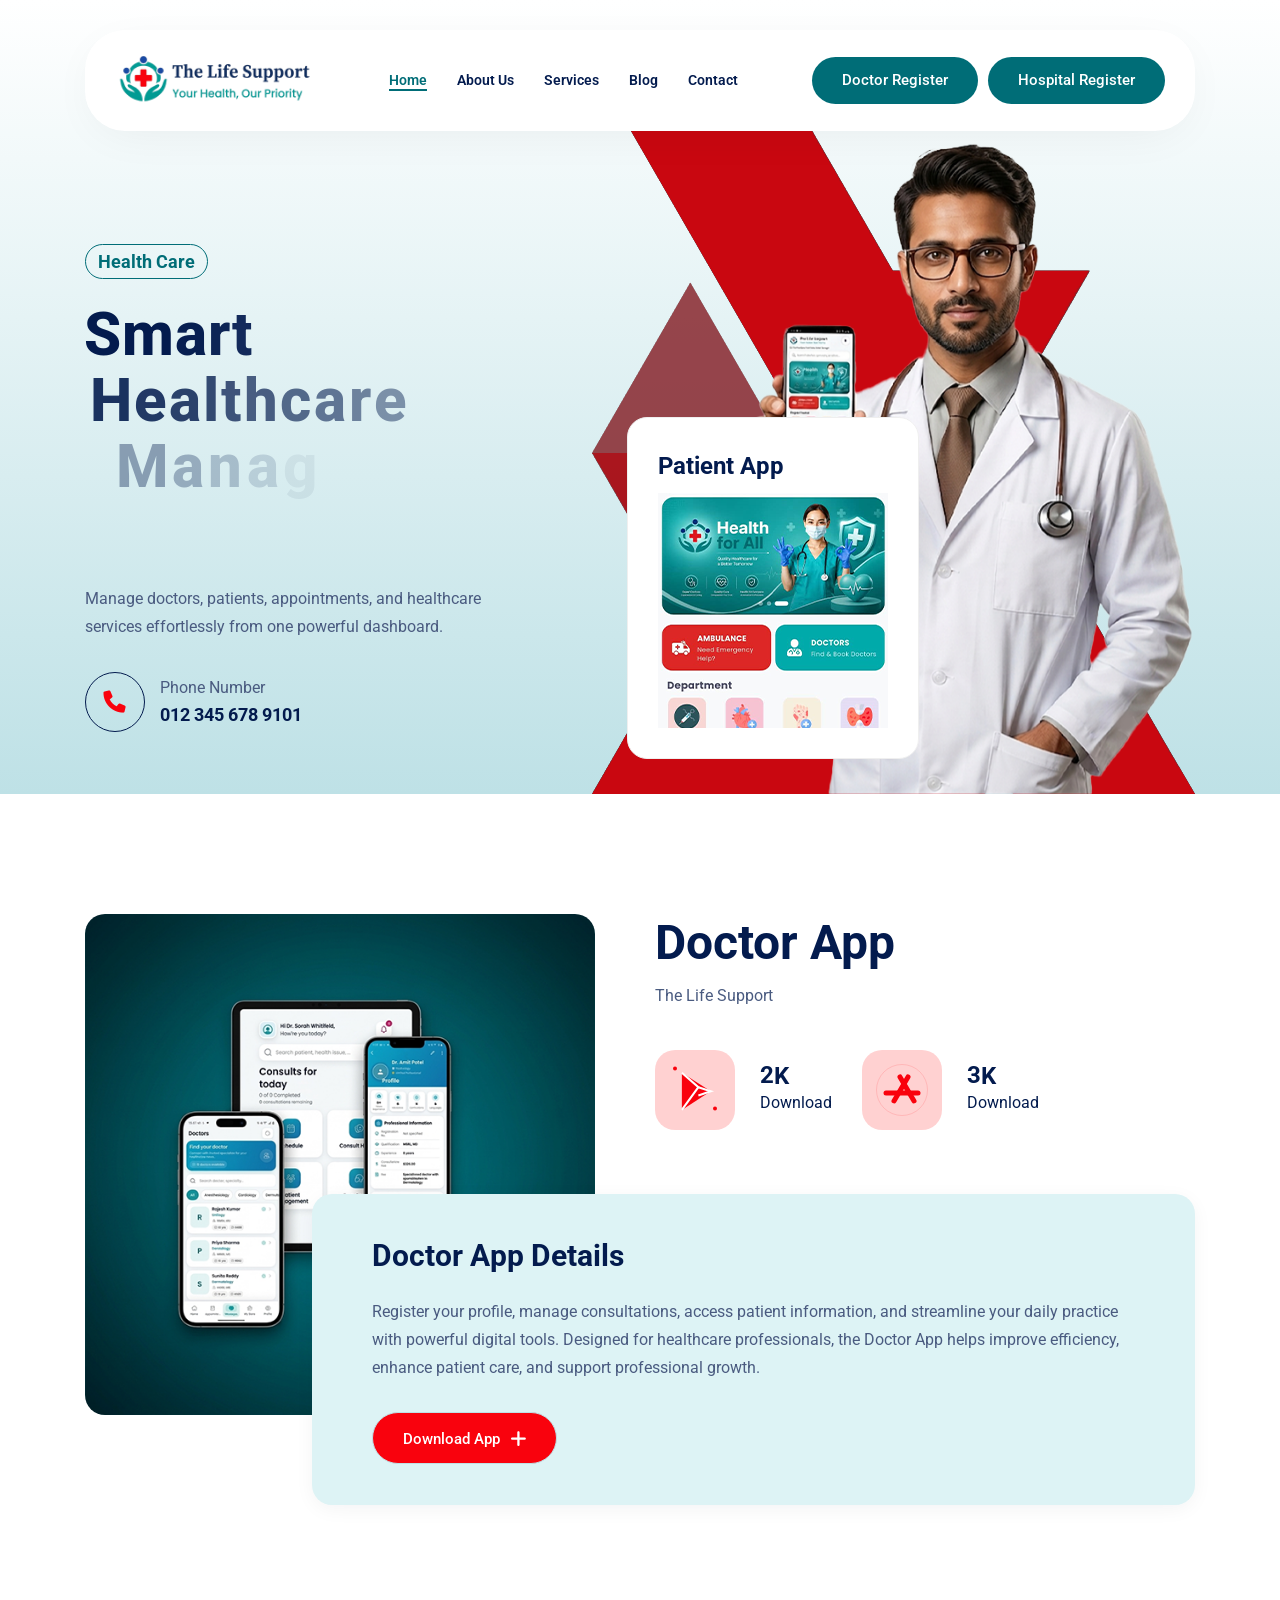
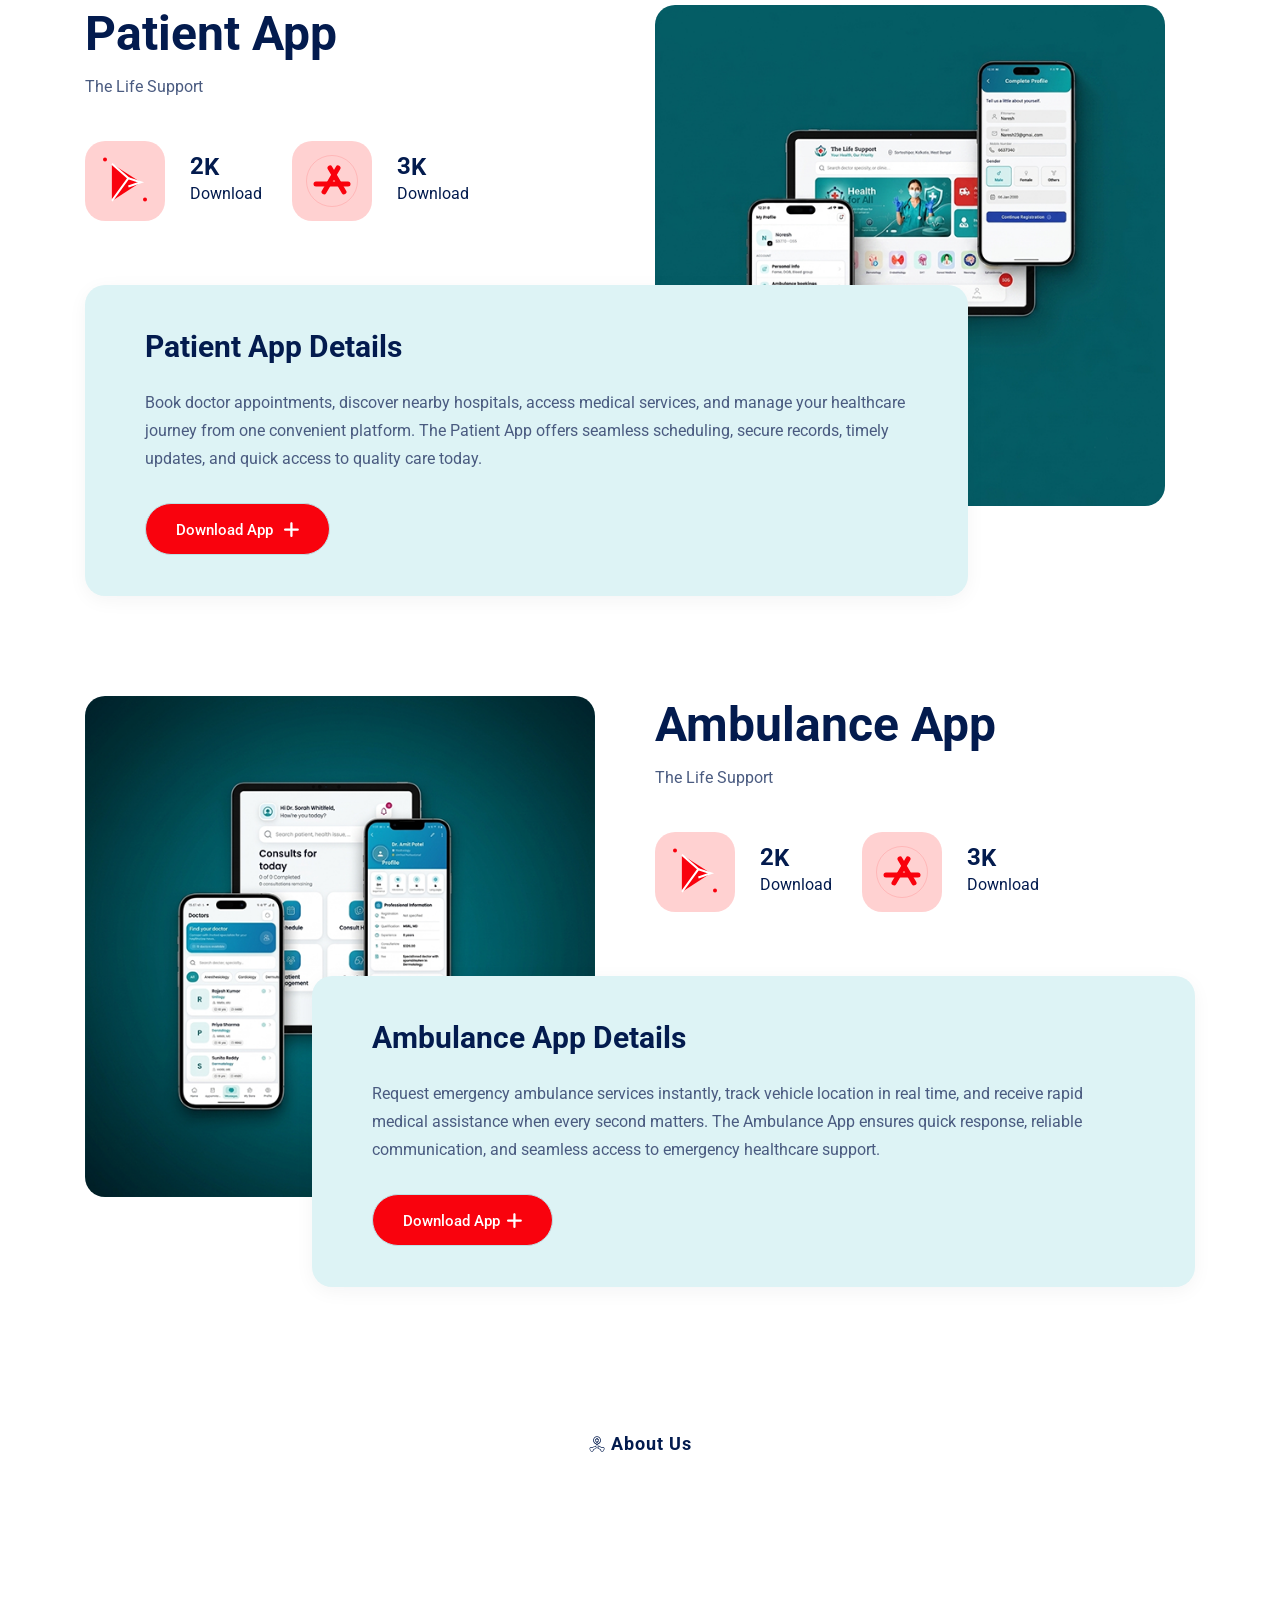
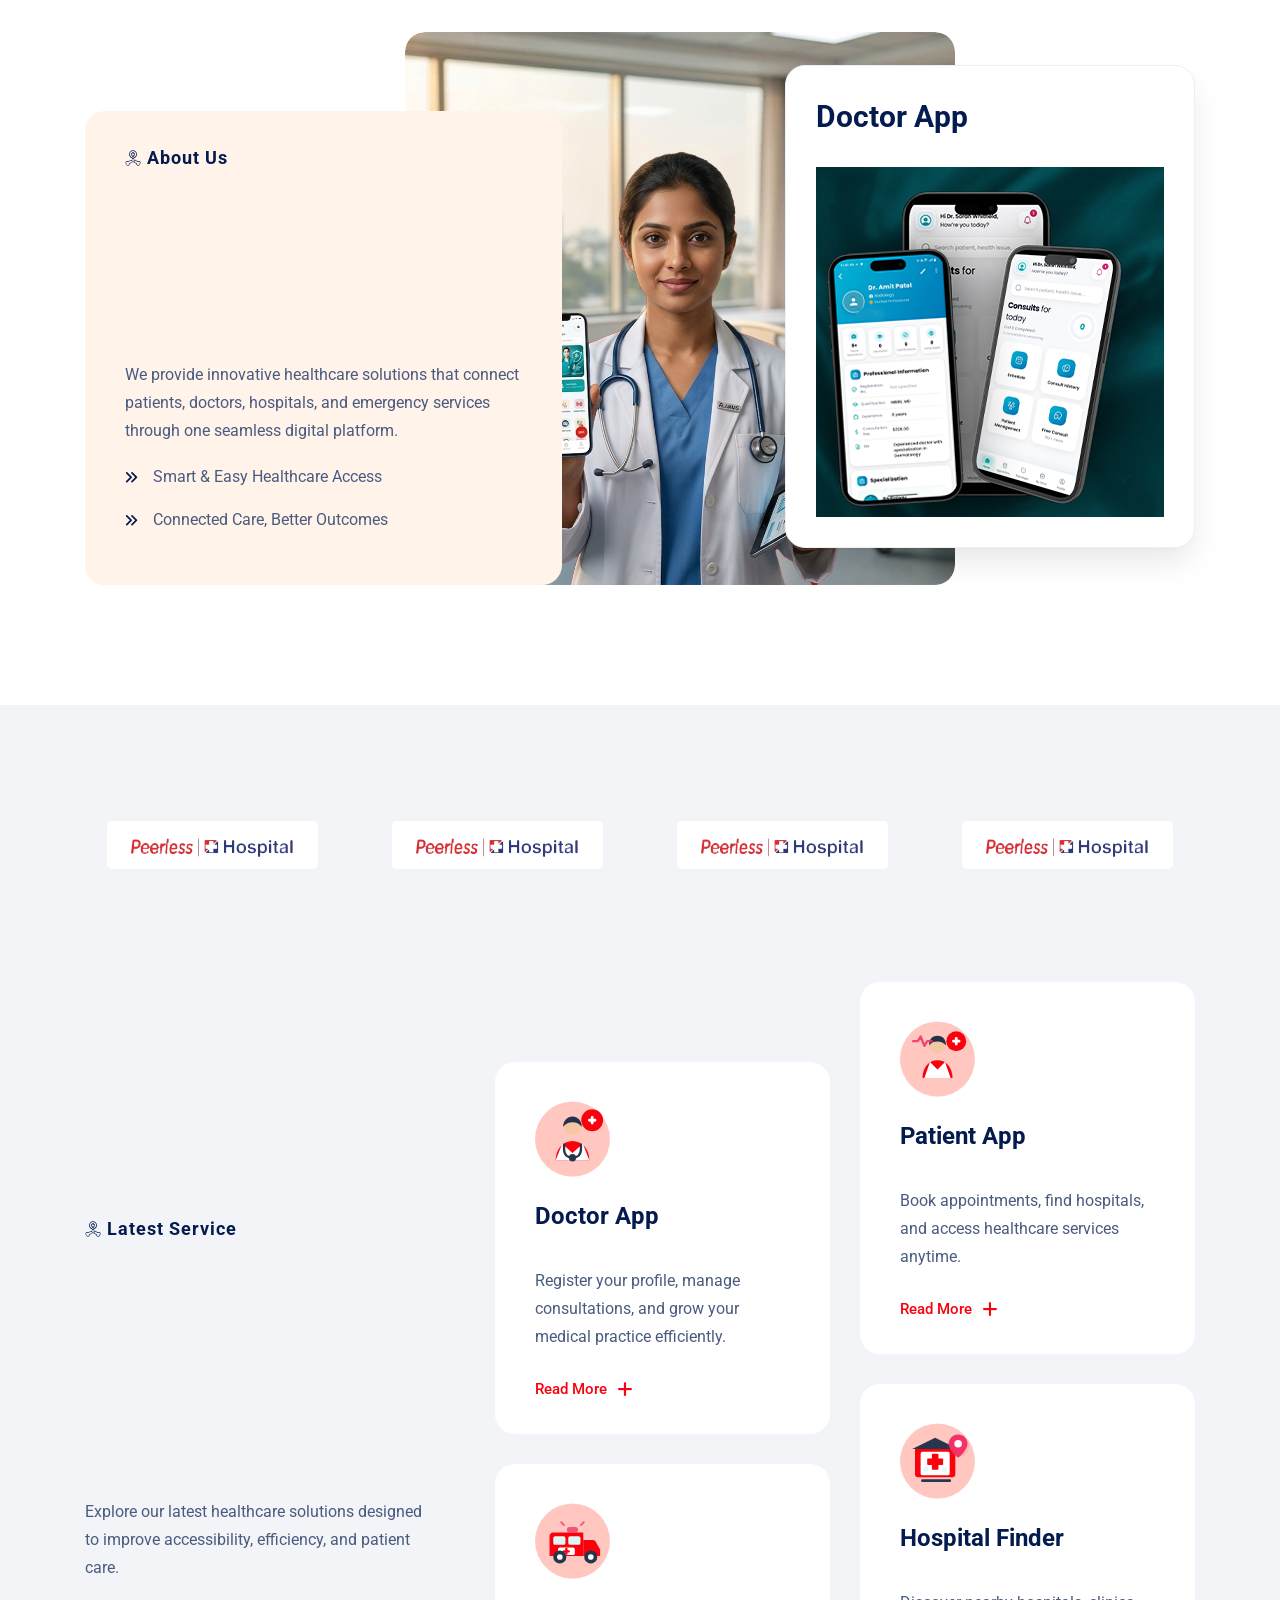
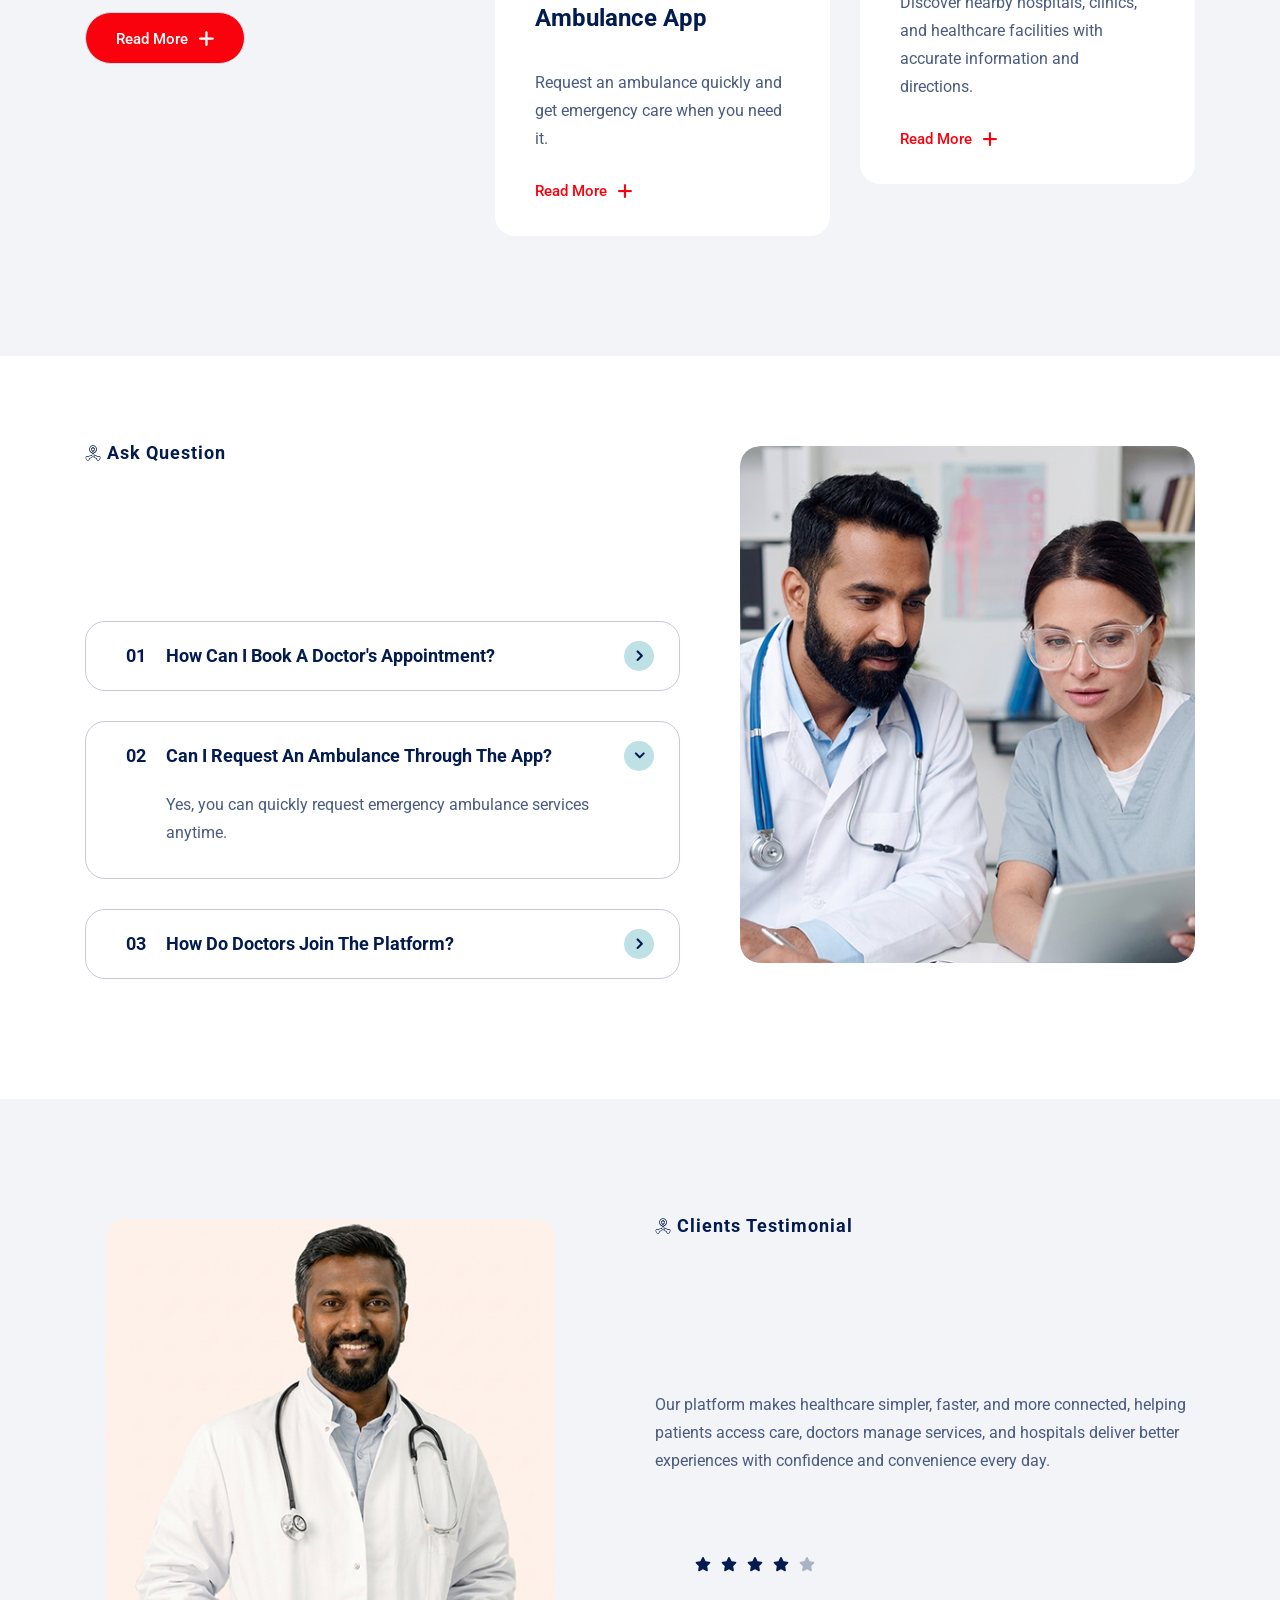
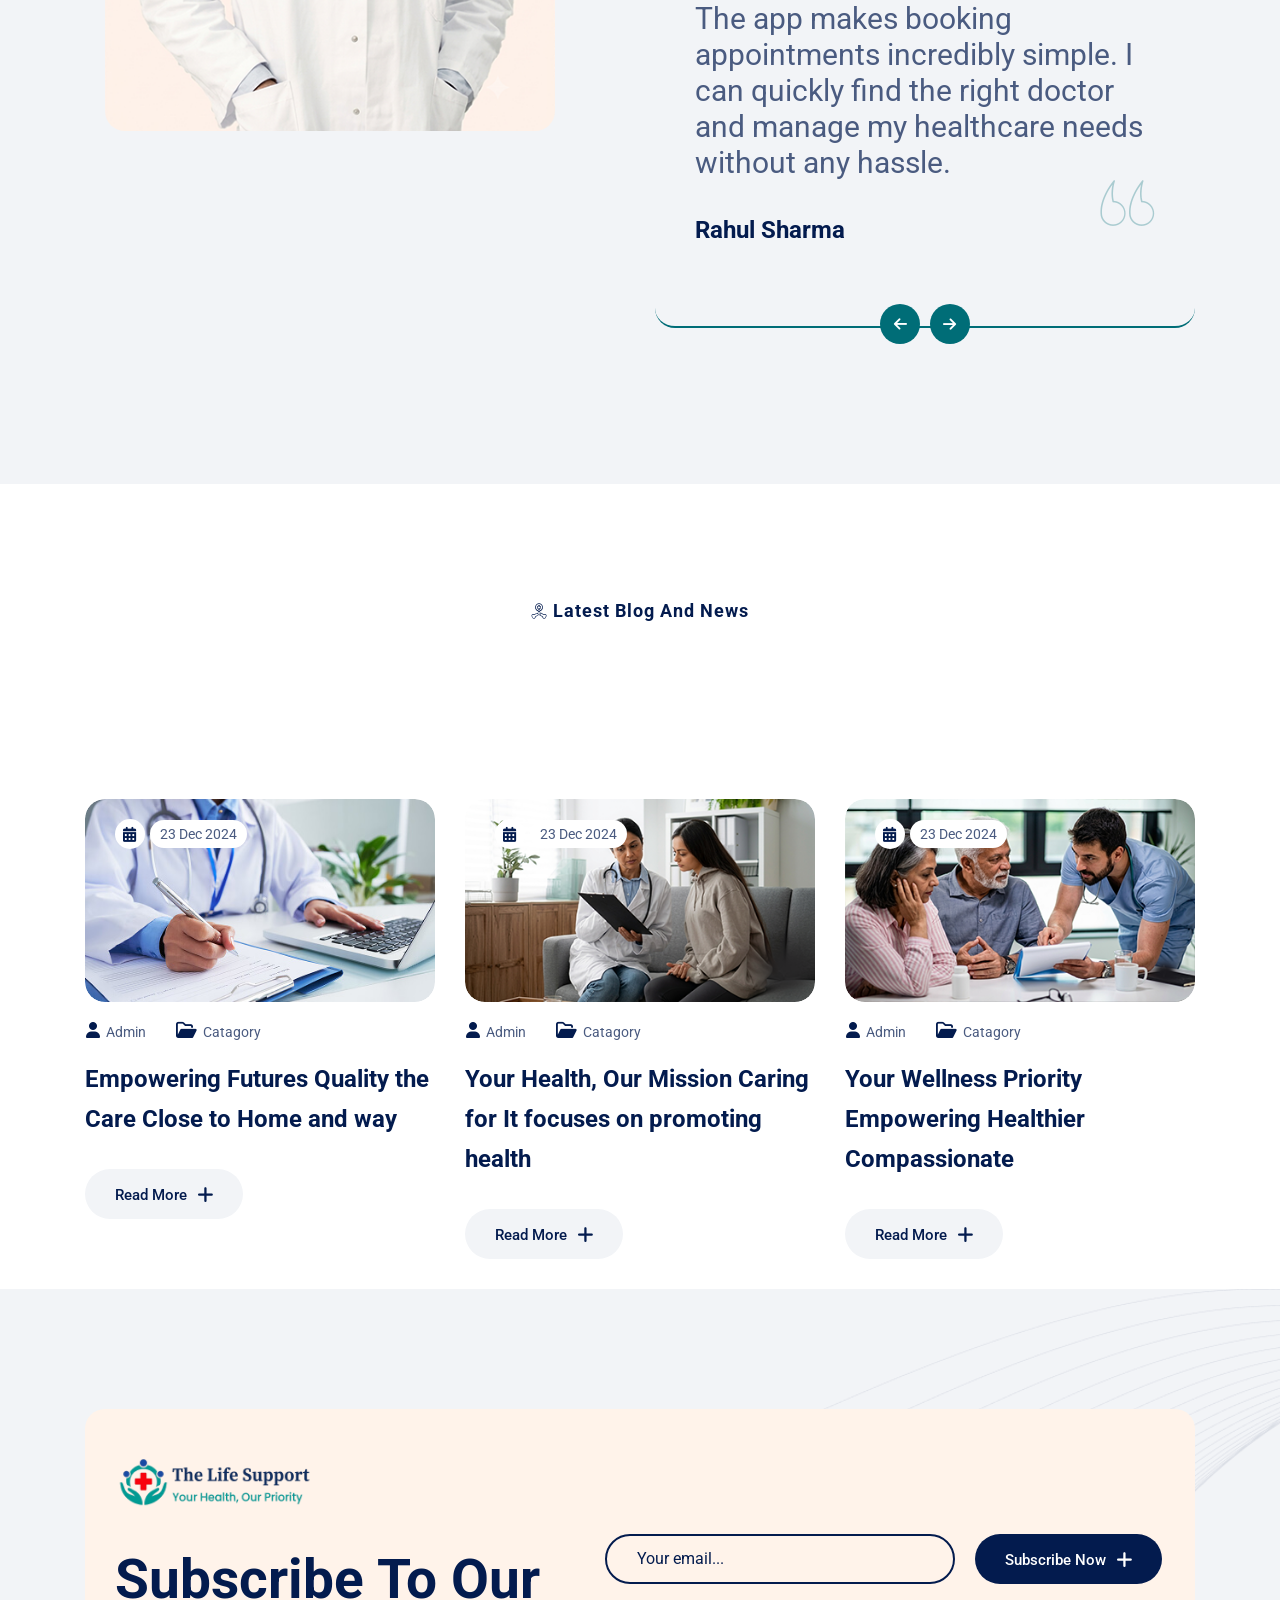
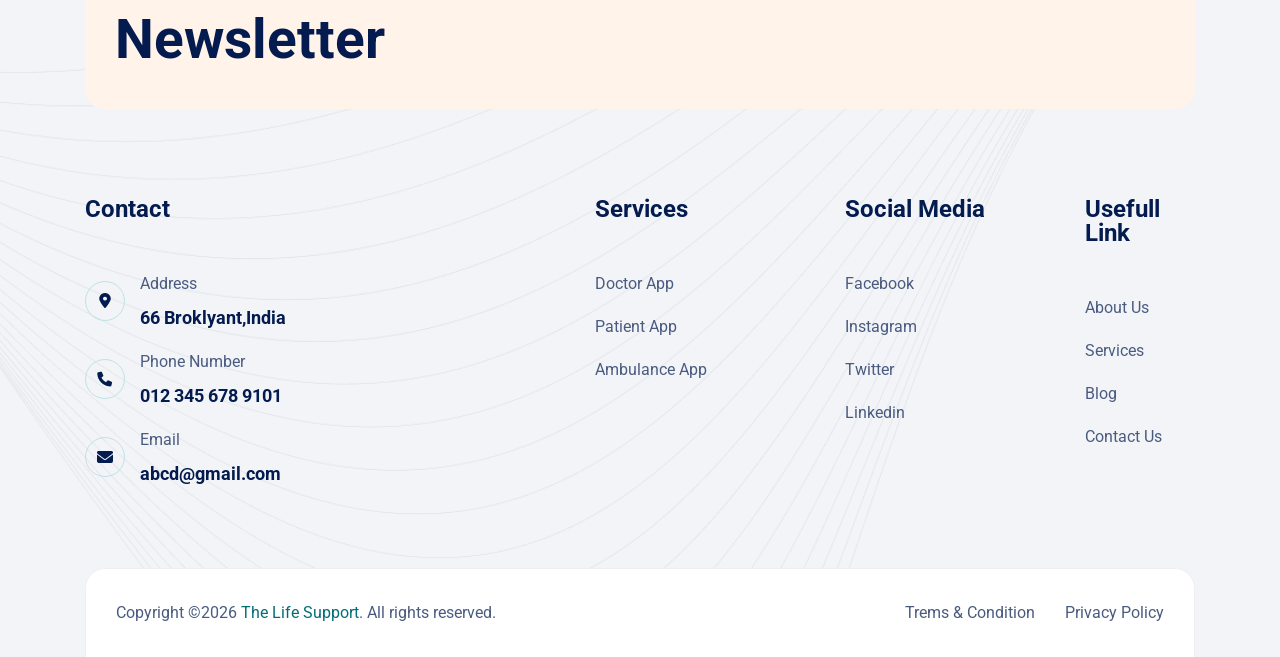
<file: index.html>
<!DOCTYPE html>
<html lang="en">

<head>
    <meta charset="UTF-8" />
    <meta name="viewport" content="width=device-width, initial-scale=1.0" />
    <title> Life Support</title>
    <!-- favicons Icons -->
    <link rel="apple-touch-icon" sizes="180x180" href="assets/images/favicons/apple-touch-icon.png" />
    <link rel="icon" type="image/png" sizes="32x32" href="assets/images/favicons/favicon-32x32.png" />
    <link rel="icon" type="image/png" sizes="16x16" href="assets/images/favicons/favicon-16x16.png" />
    <link rel="manifest" href="assets/images/favicons/site.webmanifest" />
    <meta name="description" content="Careon HTML 5 Template " />

    <!-- fonts -->
    <link rel="preconnect" href="https://fonts.googleapis.com/">
    <link rel="preconnect" href="https://fonts.gstatic.com/" crossorigin>
    <link href="https://fonts.googleapis.com/css2?family=Roboto:ital,wght@0,100..900;1,100..900&amp;display=swap"
        rel="stylesheet">


    <link rel="stylesheet" href="assets/css/bootstrap.min.css" />
    <link rel="stylesheet" href="assets/css/animate.min.css" />
    <link rel="stylesheet" href="assets/css/custom-animate.css" />
    <link rel="stylesheet" href="assets/css/swiper.min.css" />
    <link rel="stylesheet" href="assets/css/font-awesome-all.css" />
    <link rel="stylesheet" href="assets/css/jarallax.css" />
    <link rel="stylesheet" href="assets/css/jquery.magnific-popup.css" />
    <link rel="stylesheet" href="assets/css/flaticon.css">
    <link rel="stylesheet" href="assets/css/owl.carousel.min.css" />
    <link rel="stylesheet" href="assets/css/odometer.min.css" />
    <link rel="stylesheet" href="assets/css/owl.theme.default.min.css" />
    <link rel="stylesheet" href="assets/css/nice-select.css" />
    <link rel="stylesheet" href="assets/css/jquery-ui.css" />
    <link rel="stylesheet" href="assets/css/aos.css" />
    <link rel="stylesheet" href="assets/css/timePicker.css" />


    <link rel="stylesheet" href="assets/css/module-css/slider.css" />
    <link rel="stylesheet" href="assets/css/module-css/banner.css" />
    <link rel="stylesheet" href="assets/css/module-css/footer.css" />
    <link rel="stylesheet" href="assets/css/module-css/feature.css" />
    <link rel="stylesheet" href="assets/css/module-css/about.css" />
    <link rel="stylesheet" href="assets/css/module-css/brand.css" />
    <link rel="stylesheet" href="assets/css/module-css/service.css" />
    <link rel="stylesheet" href="assets/css/module-css/project.css" />
    <link rel="stylesheet" href="assets/css/module-css/team.css" />
    <link rel="stylesheet" href="assets/css/module-css/faq.css" />
    <link rel="stylesheet" href="assets/css/module-css/testimonial.css" />
    <link rel="stylesheet" href="assets/css/module-css/blog.css" />
    <link rel="stylesheet" href="assets/css/module-css/contact.css" />

    <!-- template styles -->
    <link rel="stylesheet" href="assets/css/style.css" />
    <link rel="stylesheet" href="assets/css/responsive.css" />
</head>

<body class="custom-cursor">
    <!-- <div class="custom-cursor__cursor"></div>
    <div class="custom-cursor__cursor-two"></div> -->

    <!-- <div class="preloader">
        <div class="preloader__image"></div>
    </div> -->
    <!-- /.preloader -->


    <div class="page-wrapper">
        <header class="main-header">
            <div class="main-header__wrapper">
                <nav class="main-menu">
                    <div class="main-menu__wrapper">
                        <div class="container">
                            <div class="main-menu__wrapper-inner">
                                <div class="main-menu__left">
                                    <div class="main-menu__logo mainLogo">
                                        <a href="index.html"><img src="assets/images/resources/logo-1.png" alt=""></a>
                                    </div>
                                </div>
                                <div class="main-menu__main-menu-box">
                                    <a href="#" class="mobile-nav__toggler"><i class="fa fa-bars"></i></a>
                                    <ul class="main-menu__list">
                                        <li class="">
                                            <!-- dropdown -->
                                            <a href="index.html">Home </a>
                                        </li>
                                        <li>
                                            <a href="about.html">About Us</a>
                                        </li>

                                        <li class="#">
                                            <!-- dropdown -->
                                            <a href="services.html">Services</a>
                                        </li>

                                        <li class="#">
                                            <!-- dropdown -->
                                            <a href="blog.html">Blog</a>
                                        </li>
                                        <li>
                                            <a href="contact.html">Contact</a>
                                        </li>
                                    </ul>
                                </div>
                                <div class="main-menu__right">
                                    <div class="main-menu__thm-btn">
                                        <a href="sign-up.html" class="thm-btn">Doctor Register </a>

                                    </div>

                                    <div class="main-menu__thm-btn" style="margin-left: 10px;">
                                        <a href="sign-up.html" class="thm-btn">Hospital Register </a>
                                        <!-- <span class="icon-plus"></span> -->
                                    </div>
                                </div>
                            </div>
                        </div>
                    </div>
                </nav>
            </div>
        </header>

        <div class="stricky-header stricked-menu main-menu">
            <div class="sticky-header__content"></div><!-- /.sticky-header__content -->
        </div><!-- /.stricky-header -->

        <!-- Banner One Start -->
        <section class="banner-one">
            <div class="container">
                <div class="row">
                    <div class="col-xl-6">
                        <div class="banner-one__left sec-title-animation animation-style2">
                            <p class="banner-one__sub-title">Health Care</p>
                            <h2 class="banner-one__title title-animation">
                                Smart Healthcare Management, <span style="color: red;"> All in One Place</span>
                            </h2>
                            <p class="banner-one__text">Manage doctors, patients, appointments, and healthcare
                                <br> services effortlessly from one powerful dashboard.
                            </p>
                            <div class="banner-one__call">
                                <div class="banner-one__call-icon">
                                    <i class="icon-call"></i>
                                </div>
                                <div class="banner-one__call-content">
                                    <p class="banner-one__call-sub-title">Phone Number</p>
                                    <h5 class="banner-one__call-number"><a href="tel:0123456789101">012 345 678 9101</a>
                                    </h5>
                                </div>
                            </div>
                        </div>
                    </div>
                    <div class="col-xl-6">
                        <div class="banner-one__right">
                            <div class="banner-one__img-box">
                                <div class="banner-one__img wow slideInRight" data-wow-delay="100ms"
                                    data-wow-duration="2000ms">
                                    <img src="assets/images/resources/banner-one-img-1.png" alt="">
                                </div>
                                <div class="banner-one__img-shape-1 float-bob-x">
                                    <img src="assets/images/shapes/main-slider-one-img-shape-1.png" alt="">
                                </div>
                                <div class="banner-one__find-doctor wow slideInLeft" data-wow-delay="100ms"
                                    data-wow-duration="2000ms">
                                    <h4 class=" banner-one__find-doctor-title">Patient App </h4>
                                    <img src="assets/images/resources/patient.png" style="width: 100%;" alt="">
                                    <!-- <ul class="list-unstyled banner-one__find-doctor-list">
                                        <li>
                                            <div class="banner-one__find-doctor-img">
                                                <img src="assets/images/resources/banner-one-find-doctor-img-1-1.jpg"
                                                    alt="">
                                            </div>
                                            <div class="banner-one__find-doctor-name">
                                                <h4><a href="doctor-details.html">Dr.Joseph Jessica</a></h4>
                                            </div>
                                        </li>
                                        <li>
                                            <div class="banner-one__find-doctor-img">
                                                <img src="assets/images/resources/banner-one-find-doctor-img-1-2.jpg"
                                                    alt="">
                                            </div>
                                            <div class="banner-one__find-doctor-name">
                                                <h4><a href="doctor-details.html">Dr.Richard Susan</a></h4>
                                            </div>
                                        </li>
                                        <li>
                                            <div class="banner-one__find-doctor-img">
                                                <img src="assets/images/resources/banner-one-find-doctor-img-1-1.jpg"
                                                    alt="">
                                            </div>
                                            <div class="banner-one__find-doctor-name">
                                                <h4><a href="doctor-details.html">Dr.William Barbara</a></h4>
                                            </div>
                                        </li>
                                    </ul> -->
                                </div>
                            </div>
                        </div>
                    </div>
                </div>
            </div>
        </section>
        <!--Banner One End -->

        <!-- Start app Section -->
        <!-- box one -->
        <div class="team-details team_det_gap">
            <div class="container">
                <div class="team-details__top">
                    <div class="row">
                        <div class="col-xl-6">
                            <div class="team-details__left">
                                <div class="team-details__img">
                                    <img src="assets/images/resources/doctor-app.png" alt="">
                                    <!-- <div class="team-details__social">
                                        <a href="#"><span class="icon-facebook"></span></a>
                                        <a href="#"><span class="icon-twitter"></span></a>
                                        <a href="#"><span class="icon-instagram"></span></a>
                                        <a href="#"><span class="icon-pinterest"></span></a>
                                    </div> -->
                                </div>
                            </div>
                        </div>
                        <div class="col-xl-6">
                            <div class="team-details__right">
                                <h3 class="team-details__name">Doctor App</h3>
                                <p class="team-details__sub-title">The Life Support</p>
                                <ul class="team-details__counter list-unstyled">
                                    <li>
                                        <div class="icon">
                                            <!-- <span class="icon-patient"></span> -->
                                            <svg width="80" height="80" viewBox="0 0 80 80" fill="none"
                                                xmlns="http://www.w3.org/2000/svg">
                                                <rect width="80" height="80" rx="20" fill="#ff00002e" />

                                                <g>
                                                    <animateTransform attributeName="transform" type="scale"
                                                        values="1;1.06;1" dur="2.5s" repeatCount="indefinite"
                                                        additive="sum" origin="40 40" />

                                                    <path d="M26 22L54 40L26 58V22Z" fill="#f9020d" />
                                                    <path d="M26 22L42 36L26 58" stroke="white" stroke-width="2" />
                                                    <path d="M42 36L54 40L42 44" stroke="white" stroke-width="2" />
                                                </g>

                                                <!-- Floating particles -->
                                                <circle cx="20" cy="20" r="2" fill="#f9020d">
                                                    <animate attributeName="cy" values="20;15;20" dur="2s"
                                                        repeatCount="indefinite" />
                                                </circle>

                                                <circle cx="60" cy="60" r="2" fill="#f9020d">
                                                    <animate attributeName="cy" values="60;55;60" dur="2s"
                                                        repeatCount="indefinite" />
                                                </circle>
                                            </svg>
                                        </div>
                                        <div class="team-details__counter-content">
                                            <div class="team-details__counter-count-box">
                                                <h3 class="odometer" data-count="2">00</h3>
                                                <span>K</span>
                                            </div>
                                            <p class="team-details__counter-count-text">Download</p>
                                        </div>
                                    </li>
                                    <li>
                                        <div class="icon">
                                            <!-- <span class="icon-tofi"></span> -->
                                            <svg width="80" height="80" viewBox="0 0 80 80" fill="none"
                                                xmlns="http://www.w3.org/2000/svg">
                                                <rect width="80" height="80" rx="20" fill="#ff00002e" />

                                                <g>
                                                    <animateTransform attributeName="transform" type="translate"
                                                        values="0 0;0 -2;0 0" dur="2.5s" repeatCount="indefinite" />

                                                    <path d="M32 52L46 28" stroke="#f9020d" stroke-width="5"
                                                        stroke-linecap="round" />
                                                    <path d="M24 44H56" stroke="#f9020d" stroke-width="5"
                                                        stroke-linecap="round" />
                                                    <path d="M38 28L52 52" stroke="#f9020d" stroke-width="5"
                                                        stroke-linecap="round" />
                                                </g>

                                                <!-- Glow effect -->
                                                <circle cx="40" cy="40" r="22" stroke="#f9020d" stroke-width="1"
                                                    opacity=".3">
                                                    <animate attributeName="r" values="22;26;22" dur="3s"
                                                        repeatCount="indefinite" />
                                                    <animate attributeName="opacity" values=".3;.1;.3" dur="3s"
                                                        repeatCount="indefinite" />
                                                </circle>
                                            </svg>
                                        </div>
                                        <div class="team-details__counter-content">
                                            <div class="team-details__counter-count-box">
                                                <h3 class="odometer" data-count="3">00</h3>
                                                <span>K</span>
                                            </div>
                                            <p class="team-details__counter-count-text">Download</p>
                                        </div>
                                    </li>
                                </ul>
                                <div class="team-details__biography">
                                    <h3 class="team-details__biography-title">Doctor App Details</h3>
                                    <p class="team-details__biography-text">Register your profile, manage consultations,
                                        access patient information, and streamline your daily practice with powerful
                                        digital tools. Designed for healthcare professionals, the Doctor App helps
                                        improve efficiency, enhance patient care, and support professional growth.</p>
                                    <div class="services-one__btn-box">
                                        <a href="vitality-health-solutions.html" class="thm-btn">Download App <span
                                                class="icon-plus"></span>
                                        </a>
                                    </div>
                                </div>
                            </div>
                        </div>
                    </div>
                </div>
            </div>
        </div>

        <!-- box two -->
        <div class="team-details team_details_gap">
            <div class="container">
                <div class="team-details__top">
                    <div class="row">
                        <div class="col-xl-6">
                            <div class="team-details__right">
                                <h3 class="team-details__name">Patient App</h3>
                                <p class="team-details__sub-title">The Life Support</p>
                                <ul class="team-details__counter list-unstyled">
                                    <li>
                                        <div class="icon">
                                            <!-- <span class="icon-patient"></span> -->
                                            <svg width="80" height="80" viewBox="0 0 80 80" fill="none"
                                                xmlns="http://www.w3.org/2000/svg">
                                                <rect width="80" height="80" rx="20" fill="#ff00002e" />

                                                <g>
                                                    <animateTransform attributeName="transform" type="scale"
                                                        values="1;1.06;1" dur="2.5s" repeatCount="indefinite"
                                                        additive="sum" origin="40 40" />

                                                    <path d="M26 22L54 40L26 58V22Z" fill="#f9020d" />
                                                    <path d="M26 22L42 36L26 58" stroke="white" stroke-width="2" />
                                                    <path d="M42 36L54 40L42 44" stroke="white" stroke-width="2" />
                                                </g>

                                                <!-- Floating particles -->
                                                <circle cx="20" cy="20" r="2" fill="#f9020d">
                                                    <animate attributeName="cy" values="20;15;20" dur="2s"
                                                        repeatCount="indefinite" />
                                                </circle>

                                                <circle cx="60" cy="60" r="2" fill="#f9020d">
                                                    <animate attributeName="cy" values="60;55;60" dur="2s"
                                                        repeatCount="indefinite" />
                                                </circle>
                                            </svg>
                                        </div>
                                        <div class="team-details__counter-content">
                                            <div class="team-details__counter-count-box">
                                                <h3 class="odometer" data-count="2">00</h3>
                                                <span>K</span>
                                            </div>
                                            <p class="team-details__counter-count-text">Download</p>
                                        </div>
                                    </li>
                                    <li>
                                        <div class="icon">
                                            <!-- <span class="icon-tofi"></span> -->
                                            <svg width="80" height="80" viewBox="0 0 80 80" fill="none"
                                                xmlns="http://www.w3.org/2000/svg">
                                                <rect width="80" height="80" rx="20" fill="#ff00002e" />

                                                <g>
                                                    <animateTransform attributeName="transform" type="translate"
                                                        values="0 0;0 -2;0 0" dur="2.5s" repeatCount="indefinite" />

                                                    <path d="M32 52L46 28" stroke="#f9020d" stroke-width="5"
                                                        stroke-linecap="round" />
                                                    <path d="M24 44H56" stroke="#f9020d" stroke-width="5"
                                                        stroke-linecap="round" />
                                                    <path d="M38 28L52 52" stroke="#f9020d" stroke-width="5"
                                                        stroke-linecap="round" />
                                                </g>

                                                <!-- Glow effect -->
                                                <circle cx="40" cy="40" r="22" stroke="#f9020d" stroke-width="1"
                                                    opacity=".3">
                                                    <animate attributeName="r" values="22;26;22" dur="3s"
                                                        repeatCount="indefinite" />
                                                    <animate attributeName="opacity" values=".3;.1;.3" dur="3s"
                                                        repeatCount="indefinite" />
                                                </circle>
                                            </svg>
                                        </div>
                                        <div class="team-details__counter-content">
                                            <div class="team-details__counter-count-box">
                                                <h3 class="odometer" data-count="3">00</h3>
                                                <span>K</span>
                                            </div>
                                            <p class="team-details__counter-count-text">Download</p>
                                        </div>
                                    </li>
                                </ul>
                                <div class="team-details__biography team_details_left">
                                    <h3 class="team-details__biography-title">Patient App Details</h3>
                                    <p class="team-details__biography-text">Book doctor appointments, discover nearby
                                        hospitals, access medical services, and manage your healthcare journey from one
                                        convenient platform. The Patient App offers seamless scheduling, secure records,
                                        timely updates, and quick access to quality care today.</p>

                                    <div class="services-one__btn-box">
                                        <a href="vitality-health-solutions.html" class="thm-btn">Download App <span
                                                class="icon-plus"></span>
                                        </a>
                                    </div>
                                </div>
                            </div>
                        </div>

                        <div class="col-xl-6">
                            <div class="team-details__left">
                                <div class="team-details__img">
                                    <img src="assets/images/resources/mobile-app-image-1.png" alt="">
                                    <!-- <div class="team-details__social">
                                        <a href="#"><span class="icon-facebook"></span></a>
                                        <a href="#"><span class="icon-twitter"></span></a>
                                        <a href="#"><span class="icon-instagram"></span></a>
                                        <a href="#"><span class="icon-pinterest"></span></a>
                                    </div> -->
                                </div>
                            </div>
                        </div>

                    </div>
                </div>
            </div>
        </div>

        <!-- three box -->
        <div class="team-details team_details_gap">
            <div class="container">
                <div class="team-details__top">
                    <div class="row">
                        <div class="col-xl-6">
                            <div class="team-details__left">
                                <div class="team-details__img">
                                    <img src="assets/images/resources/doctor-app.png" alt="">
                                    <!-- <div class="team-details__social">
                                        <a href="#"><span class="icon-facebook"></span></a>
                                        <a href="#"><span class="icon-twitter"></span></a>
                                        <a href="#"><span class="icon-instagram"></span></a>
                                        <a href="#"><span class="icon-pinterest"></span></a>
                                    </div> -->
                                </div>
                            </div>
                        </div>
                        <div class="col-xl-6">
                            <div class="team-details__right">
                                <h3 class="team-details__name">Ambulance App </h3>
                                <p class="team-details__sub-title">The Life Support</p>
                                <ul class="team-details__counter list-unstyled">
                                    <li>
                                        <div class="icon">
                                            <!-- <span class="icon-patient"></span> -->
                                            <svg width="80" height="80" viewBox="0 0 80 80" fill="none"
                                                xmlns="http://www.w3.org/2000/svg">
                                                <rect width="80" height="80" rx="20" fill="#ff00002e" />

                                                <g>
                                                    <animateTransform attributeName="transform" type="scale"
                                                        values="1;1.06;1" dur="2.5s" repeatCount="indefinite"
                                                        additive="sum" origin="40 40" />

                                                    <path d="M26 22L54 40L26 58V22Z" fill="#f9020d" />
                                                    <path d="M26 22L42 36L26 58" stroke="white" stroke-width="2" />
                                                    <path d="M42 36L54 40L42 44" stroke="white" stroke-width="2" />
                                                </g>

                                                <!-- Floating particles -->
                                                <circle cx="20" cy="20" r="2" fill="#f9020d">
                                                    <animate attributeName="cy" values="20;15;20" dur="2s"
                                                        repeatCount="indefinite" />
                                                </circle>

                                                <circle cx="60" cy="60" r="2" fill="#f9020d">
                                                    <animate attributeName="cy" values="60;55;60" dur="2s"
                                                        repeatCount="indefinite" />
                                                </circle>
                                            </svg>
                                        </div>
                                        <div class="team-details__counter-content">
                                            <div class="team-details__counter-count-box">
                                                <h3 class="odometer" data-count="2">00</h3>
                                                <span>K</span>
                                            </div>
                                            <p class="team-details__counter-count-text">Download</p>
                                        </div>
                                    </li>
                                    <li>
                                        <div class="icon">
                                            <!-- <span class="icon-tofi"></span> -->
                                            <svg width="80" height="80" viewBox="0 0 80 80" fill="none"
                                                xmlns="http://www.w3.org/2000/svg">
                                                <rect width="80" height="80" rx="20" fill="#ff00002e" />

                                                <g>
                                                    <animateTransform attributeName="transform" type="translate"
                                                        values="0 0;0 -2;0 0" dur="2.5s" repeatCount="indefinite" />

                                                    <path d="M32 52L46 28" stroke="#f9020d" stroke-width="5"
                                                        stroke-linecap="round" />
                                                    <path d="M24 44H56" stroke="#f9020d" stroke-width="5"
                                                        stroke-linecap="round" />
                                                    <path d="M38 28L52 52" stroke="#f9020d" stroke-width="5"
                                                        stroke-linecap="round" />
                                                </g>

                                                <!-- Glow effect -->
                                                <circle cx="40" cy="40" r="22" stroke="#f9020d" stroke-width="1"
                                                    opacity=".3">
                                                    <animate attributeName="r" values="22;26;22" dur="3s"
                                                        repeatCount="indefinite" />
                                                    <animate attributeName="opacity" values=".3;.1;.3" dur="3s"
                                                        repeatCount="indefinite" />
                                                </circle>
                                            </svg>
                                        </div>
                                        <div class="team-details__counter-content">
                                            <div class="team-details__counter-count-box">
                                                <h3 class="odometer" data-count="3">00</h3>
                                                <span>K</span>
                                            </div>
                                            <p class="team-details__counter-count-text">Download</p>
                                        </div>
                                    </li>

                                </ul>
                                <div class="team-details__biography">
                                    <h3 class="team-details__biography-title">Ambulance App Details</h3>
                                    <p class="team-details__biography-text">Request emergency ambulance services
                                        instantly, track vehicle location in real time, and receive rapid medical
                                        assistance when every second matters. The Ambulance App ensures quick response,
                                        reliable communication, and seamless access to emergency healthcare support.
                                    </p>

                                    <div class="services-one__btn-box">
                                        <a href="vitality-health-solutions.html" class="thm-btn">Download App<span
                                                class="icon-plus"></span>
                                        </a>
                                    </div>
                                </div>
                            </div>
                        </div>
                    </div>
                </div>
            </div>
        </div>

        <!-- End app Section -->

        <!--Feature One Start -->
        <section class="feature-one feature_one_gap">
            <div class="container">
                <div class="feature-one__inner">
                    <div class="section-title text-center sec-title-animation animation-style1">
                        <h6 class="section-title__tagline"><span class="icon-broken-bone"></span>About Us
                        </h6>
                        <h3 class="section-title__title title-animation">Making Quality Healthcare <br>
                            Accessible to Everyone</h3>
                    </div>
                    <!-- <div class="row">
                        <div class="col-lg-6">
                            <ul class="feature-one__feature-list list-unstyled">
                                <li class="wow fadeInLeft" data-wow-delay="100ms">
                                    <div class="feature-one__feature-list-left">
                                        <div class="feature-one__feature-list-icon">
                                            <span class="icon-quaity-care"></span>

                                            <svg class="doctor-app-icon" width="50" height="50" viewBox="0 0 80 80"
                                                fill="none" xmlns="http://www.w3.org/2000/svg">

                                                Background
                                                <rect width="80" height="80" rx="20" fill="#E2F8F8" />

                                                Doctor Head
                                                <circle cx="40" cy="27" r="10" fill="#F6C7A5" />

                                                Hair
                                                <path
                                                    d="M30 27C30 20.9 34.5 16 40 16 C45.5 16 50 20.9 50 27C47 23.5 44 22 40 22 C36 22 33 23.5 30 27Z"
                                                    fill="#24324B" />

                                                Doctor Body
                                                <path d="M22 63C22 50.85 29.6 42 40 42 C50.4 42 58 50.85 58 63H22Z"
                                                    fill="#00B7B7" />

                                                White Coat
                                                <path d="M29 45L40 55L51 45 L58 63H22L29 45Z" fill="white" />

                                                Stethoscope
                                                <path d="M31 46V51 C31 57 35 60 40 60 C45 60 49 57 49 51V46"
                                                    stroke="#26364D" stroke-width="2.5" stroke-linecap="round" />

                                                <circle cx="40" cy="60" r="3.5" fill="#26364D" />

                                                Medical Cross
                                                <circle cx="61" cy="20" r="11" fill="#00B7B7" />

                                                <path d="M58 20H64M61 17V23" stroke="white" stroke-width="3"
                                                    stroke-linecap="round" />

                                            </svg>
                                        </div>
                                        <h3 class="feature-one__feature-list-title"><a
                                                href="wellSpring-wellness-center.html">Doctor App </a></h3>
                                    </div>
                                    <div class="feature-one__feature-list-right">
                                        <p class="feature-one__feature-list-sub-title">The Life Support</p>
                                        <div class="feature-one__feature-list-arrow">
                                            <a href="wellSpring-wellness-center.html"><span
                                                    class="icon-arrow-up"></span></a>
                                        </div>
                                    </div>
                                </li>
                                <li class="wow fadeInRight" data-wow-delay="200ms">
                                    <div class="feature-one__feature-list-left">
                                        <div class="feature-one__feature-list-icon">
                                            <span class="icon-quaity-care-2"></span>
                                            <svg class="patient-app-icon" width="50" height="50" viewBox="0 0 80 80"
                                                fill="none" xmlns="http://www.w3.org/2000/svg">
                                                <rect width="80" height="80" rx="20" fill="#E2F8F8" />
                                                <circle cx="40" cy="27" r="9" fill="#F6C7A5" />
                                                <path
                                                    d="M31 27C31 20 35 17 40 17C46 17 49 21 49 27C46 24 43 23 40 23C36 23 34 24 31 27Z"
                                                    fill="#24324B" />
                                                <path d="M24 62C24 51 30.5 43 40 43C49.5 43 56 51 56 62H24Z"
                                                    fill="#00B7B7" />
                                                <path d="M32 45L40 53L48 45L54 62H26L32 45Z" fill="white" />
                                                <circle cx="60" cy="21" r="10" fill="#00B7B7" />
                                                <path d="M57 21H63M60 18V24" stroke="white" stroke-width="3"
                                                    stroke-linecap="round" />
                                            </svg>
                                        </div>
                                        <h3 class="feature-one__feature-list-title"><a
                                                href="evergreen-medical-center.html">Patient App </a></h3>
                                    </div>
                                    <div class="feature-one__feature-list-right">
                                        <p class="feature-one__feature-list-sub-title">The Life Support</p>
                                        <div class="feature-one__feature-list-arrow">
                                            <a href="evergreen-medical-center.html"><span
                                                    class="icon-arrow-up"></span></a>
                                        </div>
                                    </div>
                                </li>
                            </ul>
                        </div>
                        <div class="col-lg-6">

                            <ul class="feature-one__feature-list list-unstyled">
                                <li class="wow fadeInLeft" data-wow-delay="100ms">
                                    <div class="feature-one__feature-list-left">
                                        <div class="feature-one__feature-list-icon">
                                            <span class="icon-quaity-care"></span>
                                            <svg class="ambulance-app-icon" width="50" height="50" viewBox="0 0 80 80"
                                                fill="none" xmlns="http://www.w3.org/2000/svg">
                                                <rect width="80" height="80" rx="20" fill="#E2F8F8" />
                                                <path
                                                    d="M17 34C17 31.8 18.8 30 21 30H50C52.2 30 54 31.8 54 34V55H17V34ZM54 38H62C64 38 65.5 39.2 66.4 41L70 48V55H54V38Z"
                                                    fill="#00B7B7" />
                                                <path d="M55 40H61.5C62.3 40 63 40.5 63.4 41.2L66 46H55V40Z"
                                                    fill="#DDF7F7" />
                                                <rect x="20" y="34" width="13" height="9" rx="2" fill="#DDF7F7" />
                                                <rect x="36" y="34" width="13" height="9" rx="2" fill="#DDF7F7" />
                                                <rect x="25" y="46" width="18" height="8" rx="2" fill="white" />
                                                <path d="M34 47.5V52.5M31.5 50H36.5" stroke="#00B7B7" stroke-width="2.5"
                                                    stroke-linecap="round" />
                                                <path d="M15 55H69" stroke="#26364D" stroke-width="3"
                                                    stroke-linecap="round" />
                                                <circle cx="27" cy="57" r="7" fill="#26364D" />
                                                <circle cx="27" cy="57" r="3" fill="white" />
                                                <circle cx="59" cy="57" r="7" fill="#26364D" />
                                                <circle cx="59" cy="57" r="3" fill="white" />
                                                <rect x="34" y="24" width="12" height="6" rx="3" fill="#F23366" />
                                                <path d="M37 24V21M43 24V21" stroke="#26364D" stroke-width="2"
                                                    stroke-linecap="round" />
                                            </svg>
                                        </div>
                                        <h3 class="feature-one__feature-list-title"><a
                                                href="wellSpring-wellness-center.html">Ambulance App </a></h3>
                                    </div>
                                    <div class="feature-one__feature-list-right">
                                        <p class="feature-one__feature-list-sub-title">The Life Support</p>
                                        <div class="feature-one__feature-list-arrow">
                                            <a href="wellSpring-wellness-center.html"><span
                                                    class="icon-arrow-up"></span></a>
                                        </div>
                                    </div>
                                </li>
                                <li class="wow fadeInRight" data-wow-delay="200ms">
                                    <div class="feature-one__feature-list-left">
                                        <div class="feature-one__feature-list-icon">
                                            <span class="icon-quaity-care-2"></span>
                                            <svg class="admin-panel-icon" width="50" height="50" viewBox="0 0 50 50"
                                                fill="none" xmlns="http://www.w3.org/2000/svg">
                                                <rect width="50" height="50" rx="10" fill="#E2F8F8" />

                                                <rect x="10" y="10" width="30" height="20" rx="3" fill="#00B7B7" />
                                                <rect x="13" y="13" width="24" height="14" rx="1.5" fill="white" />

                                                <path d="M17 17H22M17 21H25M28 17H33" stroke="#00B7B7"
                                                    stroke-width="1.8" stroke-linecap="round" />

                                                <path d="M25 30V34M18 37H32" stroke="#26364D" stroke-width="2.2"
                                                    stroke-linecap="round" />
                                            </svg>
                                        </div>
                                        <h3 class="feature-one__feature-list-title"><a
                                                href="evergreen-medical-center.html">Admin Panel</a></h3>
                                    </div>
                                    <div class="feature-one__feature-list-right">
                                        <p class="feature-one__feature-list-sub-title">The Life Support</p>
                                        <div class="feature-one__feature-list-arrow">
                                            <a href="evergreen-medical-center.html"><span
                                                    class="icon-arrow-up"></span></a>
                                        </div>
                                    </div>
                                </li>

                            </ul>
                        </div>
                    </div> -->

                </div>
            </div>
        </section>
        <!--Feature One End -->

        <!--About One Start -->
        <section class="about-one about_one_gap">
            <div class="container">
                <div class="about-one__inner">
                    <div class="about-one__img-box">
                        <div class="about-one__content-box wow slideInLeft" data-wow-delay="100ms"
                            data-wow-duration="2500ms">
                            <div class="section-title text-left sec-title-animation animation-style2">
                                <h6 class="section-title__tagline"><span class="icon-broken-bone"></span>About Us
                                </h6>
                                <h3 class="section-title__title title-animation">Committed to Better Healthcare for
                                    Everyone
                                </h3>
                            </div>
                            <p class="about-one__text">We provide innovative healthcare solutions that connect patients,
                                doctors, hospitals, and emergency services through one seamless digital platform.</p>
                            <ul class="about-one__points-box list-unstyled">
                                <li>
                                    <div class="icon">
                                        <span class="icon-left-arrows"></span>
                                    </div>
                                    <p>Smart & Easy Healthcare Access</p>
                                </li>
                                <li>
                                    <div class="icon">
                                        <span class="icon-left-arrows"></span>
                                    </div>
                                    <p>Connected Care, Better Outcomes</p>
                                </li>
                            </ul>
                        </div>
                        <div class="about-one__img">
                            <img src="assets/images/resources/about-one-img-1.png" alt="">
                            <!-- about-one-img-1.jpg -->
                        </div>
                        <div class="about-one__working-hour wow slideInRight" data-wow-delay="100ms"
                            data-wow-duration="2500ms">
                            <h3 class="about-one__working-hour-title">Doctor App</h3>
                            <img src="assets/images/resources/about-gif-image.png" style="width: 100%;" alt="">
                            <!-- <ul class="about-one__working-hour-list list-unstyled">
                                <li>
                                    <span>Saturday-Sunday</span>
                                    <p>9 Am To 5 Pm</p>
                                </li>
                                <li>
                                    <span>Monday-Tuesday</span>
                                    <p>1 Pm To 7 Pm</p>
                                </li>
                                <li>
                                    <span>Wednesday-Thusday</span>
                                    <p>2 Am To 6 Pm</p>
                                </li>
                                <li>
                                    <span>Friday</span>
                                    <p>Off Day</p>
                                </li>
                            </ul> -->
                        </div>
                    </div>
                </div>
            </div>
        </section>
        <!--About One End -->

        <!--Brand One Start -->
        <section class="brand-one">
            <div class="container">
                <div class="brand-one__carousel owl-theme owl-carousel">
                    <!--Brand One Single Start-->
                    <div class="item">
                        <div class="brand-one__single">
                            <div class="brand-one__img">
                                <img src="assets/images/resources/hospital.png" alt="">
                            </div>
                        </div>
                    </div>
                    <!--Brand One Single End-->
                    <!--Brand One Single Start-->
                    <div class="item">
                        <div class="brand-one__single">
                            <div class="brand-one__img">
                                <img src="assets/images/resources/hospital.png" alt="">
                            </div>
                        </div>
                    </div>
                    <!--Brand One Single End-->
                    <!--Brand One Single Start-->
                    <div class="item">
                        <div class="brand-one__single">
                            <div class="brand-one__img">
                                <img src="assets/images/resources/hospital.png" alt="">
                            </div>
                        </div>
                    </div>
                    <!--Brand One Single End-->
                    <!--Brand One Single Start-->
                    <div class="item">
                        <div class="brand-one__single">
                            <div class="brand-one__img">
                                <img src="assets/images/resources/hospital.png" alt="">
                            </div>
                        </div>
                    </div>
                    <!--Brand One Single End-->
                    <!--Brand One Single Start-->
                    <div class="item">
                        <div class="brand-one__single">
                            <div class="brand-one__img">
                                <img src="assets/images/resources/hospital.png" alt="">
                            </div>
                        </div>
                    </div>
                    <!--Brand One Single End-->
                </div>
            </div>
        </section>
        <!--Brand One End-->

        <!--Services One Start-->
        <section class="services-one">
            <div class="container">
                <div class="row">
                    <div class="col-xl-4">
                        <div class="services-one__left">
                            <div class="section-title text-left sec-title-animation animation-style2">
                                <h6 class="section-title__tagline"><span class="icon-broken-bone"></span>Latest service
                                </h6>
                                <h3 class="section-title__title title-animation">Innovative Healthcare Services for
                                    Modern Needs
                                </h3>
                            </div>
                            <p class="services-one__text">Explore our latest healthcare solutions designed to improve
                                accessibility, efficiency, and patient care.</p>
                            <div class="services-one__btn-box">
                                <a href="services.html " class="thm-btn">Read More <span
                                        class="icon-plus"></span>
                                </a>
                            </div>
                        </div>
                    </div>
                    <div class="col-xl-8">
                        <div class="services-one__right">
                            <ul class="row list-unstyled">
                                <!--Services One Single Start-->
                                <li class="col-xl-6 col-lg-6 col-md-6 wow fadeInLeft" data-wow-delay="100ms">
                                    <div class="services-one__single services-one__single-1">
                                        <div class="services-one__icon">
                                            <!-- <span class="icon-broken-bone"></span> -->
                                            <svg class="doctor-app-icon" width="80" height="80" viewBox="0 0 80 80"
                                                fill="none" xmlns="http://www.w3.org/2000/svg">

                                                <!-- Background -->
                                                <rect width="80" height="80" rx="50" fill="#ff00002e" />
                                                <!-- #E2F8F8 -->

                                                <!-- Floating Medical Cross -->
                                                <g>
                                                    <circle cx="61" cy="20" r="11" fill="#f9020d">
                                                        <animate attributeName="r" values="11;13;11" dur="2s"
                                                            repeatCount="indefinite" />
                                                    </circle>
                                                    <path d="M58 20H64M61 17V23" stroke="white" stroke-width="3"
                                                        stroke-linecap="round" />
                                                </g>

                                                <!-- Doctor Head -->
                                                <circle cx="40" cy="27" r="10" fill="#F6C7A5">
                                                    <animateTransform attributeName="transform" type="translate"
                                                        values="0 0;0 -1.5;0 0" dur="3s" repeatCount="indefinite" />
                                                </circle>

                                                <!-- Hair -->
                                                <path
                                                    d="M30 27C30 20.9 34.5 16 40 16C45.5 16 50 20.9 50 27C47 23.5 44 22 40 22C36 22 33 23.5 30 27Z"
                                                    fill="#24324B" />

                                                <!-- Body -->
                                                <path d="M22 63C22 50.85 29.6 42 40 42C50.4 42 58 50.85 58 63H22Z"
                                                    fill="#f9020d" />

                                                <!-- Coat -->
                                                <path d="M29 45L40 55L51 45L58 63H22L29 45Z" fill="white" />

                                                <!-- Stethoscope -->
                                                <path d="M31 46V51C31 57 35 60 40 60C45 60 49 57 49 51V46"
                                                    stroke="#26364D" stroke-width="2.5" stroke-linecap="round" />

                                                <!-- Heartbeat Pulse -->
                                                <circle cx="40" cy="60" r="3.5" fill="#26364D">
                                                    <animate attributeName="r" values="3.5;5;3.5" dur="1.5s"
                                                        repeatCount="indefinite" />
                                                </circle>

                                            </svg>
                                        </div>
                                        <h3 class="services-one__title"><a href="#">Doctor
                                                App</a></h3>
                                        <p class="services-one__text">Register your profile, manage consultations, and
                                            grow your medical practice efficiently.</p>
                                        <a href="#" class="services-one__read-more">Read
                                            More<span class="icon-plus"></span></a>
                                    </div>
                                </li>
                                <!--Services One Single End-->
                                <!--Services One Single Start-->
                                <li class="col-xl-6 col-lg-6 col-md-6 wow fadeInRight" data-wow-delay="200ms">
                                    <div class="services-one__single">
                                        <div class="services-one__icon">
                                            <!-- <span class="icon-pills"></span> -->
                                            <svg class="patient-app-icon" width="80" height="80" viewBox="0 0 80 80"
                                                fill="none" xmlns="http://www.w3.org/2000/svg">

                                                <!-- Background -->
                                                <rect width="80" height="80" rx="50" fill="#ff00002e" />

                                                <!-- Floating Patient -->
                                                <g>
                                                    <animateTransform attributeName="transform" type="translate"
                                                        values="0 0;0 -2;0 0" dur="3s" repeatCount="indefinite" />

                                                    <!-- Head -->
                                                    <circle cx="40" cy="27" r="9" fill="#F6C7A5" />

                                                    <!-- Hair -->
                                                    <path
                                                        d="M31 27C31 20 35 17 40 17C46 17 49 21 49 27C46 24 43 23 40 23C36 23 34 24 31 27Z"
                                                        fill="#24324B" />

                                                    <!-- Body -->
                                                    <path d="M24 62C24 51 30.5 43 40 43C49.5 43 56 51 56 62H24Z"
                                                        fill="#f9020d" />

                                                    <!-- Shirt -->
                                                    <path d="M32 45L40 53L48 45L54 62H26L32 45Z" fill="white" />
                                                </g>

                                                <!-- Animated Medical Cross -->
                                                <g>
                                                    <circle cx="60" cy="21" r="10" fill="#f9020d">
                                                        <animate attributeName="r" values="10;12;10" dur="2s"
                                                            repeatCount="indefinite" />
                                                    </circle>

                                                    <path d="M57 21H63M60 18V24" stroke="white" stroke-width="3"
                                                        stroke-linecap="round" />
                                                </g>

                                                <!-- Heartbeat -->
                                                <path d="M14 21H19L22 16L26 26L29 21H34" stroke="#F23366"
                                                    stroke-width="2.5" stroke-linecap="round" stroke-linejoin="round">
                                                    <animate attributeName="opacity" values="0.4;1;0.4" dur="1.2s"
                                                        repeatCount="indefinite" />
                                                </path>

                                            </svg>
                                        </div>
                                        <h3 class="services-one__title"><a href="#">Patient App</a></h3>
                                        <p class="services-one__text">Book appointments, find hospitals, and access
                                            healthcare services anytime.</p>
                                        <a href="#" class="services-one__read-more">Read
                                            More<span class="icon-plus"></span></a>
                                    </div>
                                </li>
                                <!--Services One Single End-->
                                <!--Services One Single Start-->
                                <li class="col-xl-6 col-lg-6 col-md-6 wow fadeInLeft" data-wow-delay="300ms">
                                    <div class="services-one__single">
                                        <div class="services-one__icon">
                                            <!-- <span class="icon-pills-2"></span> -->
                                            <svg class="ambulance-app-icon" width="80" height="80" viewBox="0 0 80 80"
                                                fill="none" xmlns="http://www.w3.org/2000/svg">

                                                <rect width="80" height="80" rx="50" fill="#ff00002e" />

                                                <!-- Ambulance -->
                                                <g>
                                                    <animateTransform attributeName="transform" type="translate"
                                                        values="0 0;2 0;0 0" dur="1.5s" repeatCount="indefinite" />

                                                    <path d="M15 35C15 32.8 16.8 31 19 31H51V56H15V35Z"
                                                        fill="#f9020d" />
                                                    <path d="M51 39H61C63 39 64 40 65 42L69 49V56H51V39Z"
                                                        fill="#f9020d" />

                                                    <!-- Windows -->
                                                    <rect x="19" y="35" width="13" height="9" rx="2" fill="#DDF7F7" />
                                                    <rect x="35" y="35" width="13" height="9" rx="2" fill="#DDF7F7" />
                                                    <path d="M53 41H60L64 47H53V41Z" fill="#f9020d" />

                                                    <!-- Medical Cross -->
                                                    <rect x="24" y="47" width="18" height="8" rx="2" fill="white" />
                                                    <path d="M33 48.5V53.5M30.5 51H35.5" stroke="#f9020d"
                                                        stroke-width="2.5" stroke-linecap="round" />

                                                    <!-- Wheels -->
                                                    <circle cx="26" cy="57" r="7" fill="#26364D" />
                                                    <circle cx="26" cy="57" r="3" fill="white" />
                                                    <circle cx="59" cy="57" r="7" fill="#26364D" />
                                                    <circle cx="59" cy="57" r="3" fill="white" />
                                                </g>

                                                <!-- Siren -->
                                                <rect x="34" y="25" width="12" height="6" rx="3" fill="#F23366">
                                                    <animate attributeName="opacity" values="1;0.35;1" dur="0.7s"
                                                        repeatCount="indefinite" />
                                                </rect>

                                                <!-- Siren Rays -->
                                                <path d="M31 23L28 20M49 23L52 20" stroke="#F23366" stroke-width="2"
                                                    stroke-linecap="round">
                                                    <animate attributeName="opacity" values="1;0.2;1" dur="0.7s"
                                                        repeatCount="indefinite" />
                                                </path>

                                            </svg>
                                        </div>
                                        <h3 class="services-one__title"><a href="#">Ambulance App</a></h3>
                                        <p class="services-one__text">Request an ambulance quickly and get emergency
                                            care when you need it.</p>
                                        <a href="#" class="services-one__read-more">Read
                                            More<span class="icon-plus"></span></a>
                                    </div>
                                </li>
                                <!--Services One Single End-->
                                <!--Services One Single Start-->
                                <li class="col-xl-6 col-lg-6 col-md-6 wow fadeInRight" data-wow-delay="400ms">
                                    <div class="services-one__single">
                                        <div class="services-one__icon">
                                            <!-- <span class="icon-pills-3"></span> -->
                                            <svg class="admin-panel-icon" width="80" height="80" viewBox="0 0 80 80"
                                                fill="none" xmlns="http://www.w3.org/2000/svg">

                                                <!-- Background -->
                                                <rect width="80" height="80" rx="50" fill="#ff00002e" />

                                                <!-- Hospital Building -->
                                                <g>
                                                    <animateTransform attributeName="transform" type="translate"
                                                        values="0 0;0 -2;0 0" dur="3s" repeatCount="indefinite" />

                                                    <!-- Hospital -->
                                                    <rect x="16" y="27" width="43" height="32" rx="3" fill="#f9020d" />

                                                    <!-- Roof -->
                                                    <path d="M13 29L37.5 17L62 29H13Z" fill="#26364D" />

                                                    <!-- Hospital Front -->
                                                    <rect x="22" y="32" width="31" height="25" rx="2" fill="white" />

                                                    <!-- Medical Cross -->
                                                    <rect x="34" y="34" width="7" height="17" rx="1" fill="#f9020d" />
                                                    <rect x="29" y="39" width="17" height="7" rx="1" fill="#f9020d" />

                                                    <!-- Windows -->
                                                    <rect x="25" y="48" width="5" height="5" rx="1" fill="#E2F8F8" />
                                                    <rect x="45" y="48" width="5" height="5" rx="1" fill="#E2F8F8" />
                                                </g>

                                                <!-- Location Pin -->
                                                <g>
                                                    <animateTransform attributeName="transform" type="translate"
                                                        values="0 0;0 -3;0 0" dur="1.8s" repeatCount="indefinite" />

                                                    <path
                                                        d="M62 14C56.477 14 52 18.477 52 24C52 31.5 62 39 62 39C62 39 72 31.5 72 24C72 18.477 67.523 14 62 14Z"
                                                        fill="#F23366" />

                                                    <circle cx="62" cy="24" r="4" fill="white" />
                                                </g>

                                                <!-- Location Pulse -->
                                                <circle cx="62" cy="24" r="9" stroke="#F23366" stroke-width="1.5"
                                                    opacity="0.4">
                                                    <animate attributeName="r" values="7;12;7" dur="1.8s"
                                                        repeatCount="indefinite" />
                                                    <animate attributeName="opacity" values="0.6;0;0.6" dur="1.8s"
                                                        repeatCount="indefinite" />
                                                </circle>

                                                <!-- Ground -->
                                                <path d="M24 61H53" stroke="#26364D" stroke-width="3"
                                                    stroke-linecap="round" />

                                            </svg>
                                        </div>
                                        <h3 class="services-one__title"><a href="#">Hospital Finder</a></h3>
                                        <p class="services-one__text">Discover nearby hospitals, clinics, and healthcare
                                            facilities with accurate information and directions.</p>
                                        <a href="#" class="services-one__read-more">Read
                                            More<span class="icon-plus"></span></a>
                                    </div>
                                </li>
                                <!--Services One Single End-->
                            </ul>
                        </div>
                    </div>
                </div>
            </div>
        </section>
        <!--Services One End-->

        <!--FAQ One Start-->
        <section class="faq-one">
            <div class="container">
                <div class="faq-one__inners">
                    <div class="row">
                        <div class="col-xl-7">
                            <div class="faq-one__left">
                                <div class="section-title text-left sec-title-animation animation-style2">
                                    <h6 class="section-title__tagline"><span class="icon-broken-bone"></span>Ask
                                        Question
                                    </h6>
                                    <h3 class="section-title__title title-animation">Partner in Health Matters<br> Most
                                        Caring Always
                                    </h3>
                                </div>
                                <div class="accrodion-grp faq-one-accrodion" data-grp-name="faq-one-accrodion-1">
                                    <div class="accrodion wow fadeInLeft" data-wow-delay="100ms">
                                        <div class="accrodion-title">
                                            <div class="faq-one-accrodion__count"></div>
                                            <h4>How can I book a doctor's appointment?</h4>
                                        </div>
                                        <div class="accrodion-content">
                                            <div class="inner">
                                                <p>Search for a doctor, choose a time slot, and confirm your booking.
                                                </p>
                                            </div><!-- /.inner -->
                                        </div>
                                    </div>
                                    <div class="accrodion  active wow fadeInRight" data-wow-delay="200ms">
                                        <div class="accrodion-title">
                                            <div class="faq-one-accrodion__count"></div>
                                            <h4>Can I request an ambulance through the app?</h4>
                                        </div>
                                        <div class="accrodion-content">
                                            <div class="inner">
                                                <p>Yes, you can quickly request emergency ambulance services anytime.
                                                </p>
                                            </div><!-- /.inner -->
                                        </div>
                                    </div>
                                    <div class="accrodion wow fadeInLeft" data-wow-delay="300ms">
                                        <div class="accrodion-title">
                                            <div class="faq-one-accrodion__count"></div>
                                            <h4>How do doctors join the platform?</h4>
                                        </div>
                                        <div class="accrodion-content">
                                            <div class="inner">
                                                <p>Doctors can register, verify their credentials, and create a
                                                    professional profile.</p>
                                            </div><!-- /.inner -->
                                        </div>
                                    </div>
                                </div>
                            </div>
                        </div>
                        <div class="col-xl-5">
                            <div class="faq-one__right wow fadeInRight" data-wow-delay="100ms">
                                <div class="faq-one__img">
                                    <img src="assets/images/resources/faq-one-img-1.png" alt="">
                                </div>
                            </div>
                        </div>
                    </div>
                </div>
            </div>
        </section>
        <!--FAQ One End-->

        <!--Testimonial One Start-->
        <section class="testimonial-one "
            style="background: var(--careon-extra); padding-bottom: 120px; margin-top: 120px;">
            <div class="container">
                <div class="row">
                    <div class="col-xl-6 wow slideInLeft" data-wow-delay="100ms" data-wow-duration="2500ms">
                        <div class="testimonial-one__left">
                            <div class="testimonial-one__img">
                                <img src="assets/images/testimonial/testimonial-one-img-1.png" alt="">
                            </div>
                        </div>
                    </div>
                    <div class="col-xl-6">
                        <div class="testimonial-one__right">
                            <div class="section-title text-left sec-title-animation animation-style2">
                                <h6 class="section-title__tagline"><span class="icon-broken-bone"></span>Clients
                                    Testimonial
                                </h6>
                                <h3 class="section-title__title title-animation">What Our Clients Say About Us!
                                </h3>
                            </div>
                            <p class="testimonial-one__text-1">Our platform makes healthcare simpler, faster, and more
                                connected, helping patients access care, doctors manage services, and hospitals deliver
                                better experiences with confidence and convenience every day.
                            </p>
                            <div class="testimonial-one__carousel owl-theme owl-carousel">
                                <!--Testimonial One Single Start-->
                                <div class="item">
                                    <div class="testimonial-one__single">
                                        <div class="testimonial-one__quote">
                                            <span class="icon-quote"></span>
                                        </div>
                                        <div class="testimonial-one__ratting">
                                            <span class="icon-star"></span>
                                            <span class="icon-star"></span>
                                            <span class="icon-star"></span>
                                            <span class="icon-star"></span>
                                            <span class="icon-star icon-star-color"></span>
                                        </div>
                                        <p class="testimonial-one__text">The app makes booking appointments incredibly
                                            simple. I can quickly find the right doctor and manage my healthcare needs
                                            without any hassle.</p>
                                        <div class="testimonial-one__client-info">
                                            <h4><a href="testimonials.html">Rahul Sharma</a></h4>
                                            <!-- <p>Eye Expert</p> -->
                                        </div>
                                    </div>
                                </div>
                                <!--Testimonial One Single End-->

                                <!--Testimonial One Single Start-->
                                <div class="item">
                                    <div class="testimonial-one__single">
                                        <div class="testimonial-one__quote">
                                            <span class="icon-quote"></span>
                                        </div>
                                        <div class="testimonial-one__ratting">
                                            <span class="icon-star"></span>
                                            <span class="icon-star"></span>
                                            <span class="icon-star"></span>
                                            <span class="icon-star"></span>
                                            <span class="icon-star icon-star-color"></span>
                                        </div>
                                        <p class="testimonial-one__text">Managing my professional profile and connecting
                                            with patients has never been easier. The platform gives me everything I need
                                            in one convenient place.</p>
                                        <div class="testimonial-one__client-info">
                                            <h4><a href="testimonials.html">Dr. Ananya Roy</a></h4>
                                            <!-- <p>Eye Expert</p> -->
                                        </div>
                                    </div>
                                </div>
                                <!--Testimonial One Single End-->

                                <!--Testimonial One Single Start-->
                                <div class="item">
                                    <div class="testimonial-one__single">
                                        <div class="testimonial-one__quote">
                                            <span class="icon-quote"></span>
                                        </div>
                                        <div class="testimonial-one__ratting">
                                            <span class="icon-star"></span>
                                            <span class="icon-star"></span>
                                            <span class="icon-star"></span>
                                            <span class="icon-star"></span>
                                            <span class="icon-star icon-star-color"></span>
                                        </div>
                                        <p class="testimonial-one__text">The ambulance service provides quick access
                                            during emergencies. Its simple interface and fast response give families
                                            greater confidence when urgent care is needed.</p>
                                        <div class="testimonial-one__client-info">
                                            <h4><a href="testimonials.html">Priya Sen</a></h4>
                                            <!-- <p>Eye Expert</p> -->
                                        </div>
                                    </div>
                                </div>
                                <!--Testimonial One Single End-->
                            </div>
                        </div>
                    </div>
                </div>
            </div>
        </section>
        <!--Testimonial One End-->

        <!--Blog One Start-->
        <section class="blog-one">
            <div class="container">
                <div class="section-title text-center sec-title-animation animation-style1">
                    <h6 class="section-title__tagline"><span class="icon-broken-bone"></span>Latest Blog and news
                    </h6>
                    <h3 class="section-title__title title-animation">Where Health Matters Most
                        <br> CareMed ClinicVitality
                    </h3>
                </div>
                <div class="row">
                    <!--blog One Single Start-->
                    <div class="col-xl-4 col-lg-4 wow fadeInLeft" data-wow-delay="100ms">
                        <div class="blog-one__single">
                            <div class="blog-one__img-box">
                                <div class="blog-one__img">
                                    <img src="assets/images/blog/blog-1-1.jpg" alt="">
                                    <div class="blog-one__date-box">
                                        <div class="blog-one__date-icon">
                                            <span class="icon-calender"></span>
                                        </div>
                                        <div class="blog-one__date-text">
                                            <p>23 Dec 2024</p>
                                        </div>
                                    </div>
                                    <div class="blog-one__plus">
                                        <a href="blog-details.html"><i class="fa fa-plus"></i></a>
                                    </div>
                                </div>
                            </div>
                            <div class="blog-one__content">
                                <ul class="blog-one__meta list-unstyled">
                                    <li>
                                        <div class="icon">
                                            <span class="icon-user"></span>
                                        </div>
                                        <p>Admin</p>
                                    </li>
                                    <li>
                                        <div class="icon">
                                            <span class="icon-file"></span>
                                        </div>
                                        <p>Catagory</p>
                                    </li>
                                </ul>
                                <h3 class="blog-one__title"><a href="blog-details.html">Empowering Futures Quality the
                                        Care Close to Home and way</a></h3>
                                <div class="blog-one__read-more">
                                    <a href="blog-details.html" class="thm-btn">Read More <span
                                            class="icon-plus"></span>
                                    </a>
                                </div>
                            </div>
                        </div>
                    </div>
                    <!--blog One Single End-->


                    <!--blog One Single Start-->
                    <div class="col-xl-4 col-lg-4 wow fadeInUp" data-wow-delay="200ms">
                        <div class="blog-one__single">
                            <div class="blog-one__img-box">
                                <div class="blog-one__img">
                                    <img src="assets/images/blog/blog-1-2.png" alt="">
                                    <div class="blog-one__date-box">
                                        <div class="blog-one__date-icon">
                                            <span class="icon-calender"></span>
                                        </div>
                                        <div class="blog-one__date-text">
                                            <p>23 Dec 2024</p>
                                        </div>
                                    </div>
                                    <div class="blog-one__plus">
                                        <a href="blog-details.html"><i class="fa fa-plus"></i></a>
                                    </div>
                                </div>
                            </div>
                            <div class="blog-one__content">
                                <ul class="blog-one__meta list-unstyled">
                                    <li>
                                        <div class="icon">
                                            <span class="icon-user"></span>
                                        </div>
                                        <p>Admin</p>
                                    </li>
                                    <li>
                                        <div class="icon">
                                            <span class="icon-file"></span>
                                        </div>
                                        <p>Catagory</p>
                                    </li>
                                </ul>
                                <h3 class="blog-one__title"><a href="blog-details.html">Your Health, Our Mission Caring
                                        for It focuses on promoting health</a></h3>
                                <div class="blog-one__read-more">
                                    <a href="blog-details.html" class="thm-btn">Read More <span
                                            class="icon-plus"></span>
                                    </a>
                                </div>
                            </div>
                        </div>
                    </div>
                    <!--blog One Single End-->


                    <!--blog One Single Start-->
                    <div class="col-xl-4 col-lg-4 wow fadeInRight" data-wow-delay="300ms">
                        <div class="blog-one__single">
                            <div class="blog-one__img-box">
                                <div class="blog-one__img">
                                    <img src="assets/images/blog/blog-1-3.png" alt="">
                                    <div class="blog-one__date-box">
                                        <div class="blog-one__date-icon">
                                            <span class="icon-calender"></span>
                                        </div>
                                        <div class="blog-one__date-text">
                                            <p>23 Dec 2024</p>
                                        </div>
                                    </div>
                                    <div class="blog-one__plus">
                                        <a href="blog-details.html"><i class="fa fa-plus"></i></a>
                                    </div>
                                </div>
                            </div>
                            <div class="blog-one__content">
                                <ul class="blog-one__meta list-unstyled">
                                    <li>
                                        <div class="icon">
                                            <span class="icon-user"></span>
                                        </div>
                                        <p>Admin</p>
                                    </li>
                                    <li>
                                        <div class="icon">
                                            <span class="icon-file"></span>
                                        </div>
                                        <p>Catagory</p>
                                    </li>
                                </ul>
                                <h3 class="blog-one__title"><a href="blog-details.html">Your Wellness Priority
                                        Empowering Healthier Compassionate</a></h3>
                                <div class="blog-one__read-more">
                                    <a href="blog-details.html" class="thm-btn">Read More <span
                                            class="icon-plus"></span>
                                    </a>
                                </div>
                            </div>
                        </div>
                    </div>
                    <!--blog One Single End-->


                </div>
            </div>
        </section>
        <!--Blog One End-->

        <!--Site Footer Start-->
        <footer class="site-footer">
            <div class="site-footer__bg-shape"
                style="background-image: url(assets/images/shapes/site-footer-bg-shape.png);"></div>
            <div class="site-footer__newsletter">
                <div class="container">
                    <div class="site-footer__newsletter-inner">
                        <div class="site-footer__newsletter-inner-title-box">
                            <div class="footer-widget__logo mainLogo">
                                <a href="index.html"><img src="assets/images/resources/logo-1.png" alt=""></a>
                            </div>
                            <h2 class="site-footer__newsletter-title">Subscribe To Our <br>Newsletter</h2>
                        </div>
                        <div class="site-footer__newsletter-form">
                            <form class="site-footer__newsletter-form">
                                <div class="site-footer__newsletter-input">
                                    <input type="email" placeholder="Your email...">
                                </div>
                                <button type="submit" class="thm-btn">Subscribe Now <span class="icon-plus"></span>
                                </button>
                            </form>
                        </div>
                    </div>
                </div>
            </div>
            <div class="site-footer__top">
                <div class="container">
                    <div class="site-footer__top-inner">
                        <div class="row">
                            <div class="col-xl-5 col-lg-6 col-md-6 wow fadeInUp" data-wow-delay="100ms">
                                <div class="footer-widget__contact-info">
                                    <h4 class="footer-widget__title">Contact</h4>
                                    <ul class="footer-widget__contact-list list-unstyled">
                                        <li>
                                            <div class="footer-widget__contact-icon">
                                                <span class="icon-pin"></span>
                                            </div>
                                            <div class="footer-widget__contact-content">
                                                <span>Address</span>
                                                <p class="footer-widget__contact-text">66 Broklyant,India</p>
                                            </div>
                                        </li>
                                        <li>
                                            <div class="footer-widget__contact-icon">
                                                <span class="icon-call"></span>
                                            </div>
                                            <div class="footer-widget__contact-content">
                                                <span>Phone Number</span>
                                                <p class="footer-widget__contact-text"><a href="tel:0123456789101">012
                                                        345
                                                        678 9101</a></p>
                                            </div>
                                        </li>
                                        <li>
                                            <div class="footer-widget__contact-icon">
                                                <span class="icon-envolope"></span>
                                            </div>
                                            <div class="footer-widget__contact-content">
                                                <span>Email</span>
                                                <p class="footer-widget__contact-text"><a
                                                        href="mailto:abcd@gmail.com">abcd@gmail.com</a></p>
                                            </div>
                                        </li>
                                    </ul>
                                </div>
                            </div>
                            <div class="col-xl-3 col-lg-6 col-md-6 wow fadeInUp" data-wow-delay="200ms">
                                <div class="footer-widget__services">
                                    <h4 class="footer-widget__title">Services</h4>
                                    <ul class="footer-widget__services-link-list list-unstyled">
                                        <li>
                                            <a href="#">Doctor App</a>
                                        </li>
                                        <li>
                                            <a href="#">Patient App</a>
                                        </li>
                                        <li>
                                            <a href="#">Ambulance App</a>
                                        </li>
                                    </ul>
                                </div>
                            </div>
                            <div class="col-xl-2 col-lg-6 col-md-6 wow fadeInUp" data-wow-delay="300ms">
                                <div class="footer-widget__social-media">
                                    <div class="footer-widget__title-box">
                                        <h3 class="footer-widget__title">Social Media</h3>
                                    </div>
                                    <ul class="footer-widget__services-link-list list-unstyled">
                                        <li>
                                            <a href="contact.html">Facebook</a>
                                        </li>
                                        <li>
                                            <a href="contact.html">Instagram</a>
                                        </li>
                                        <li>
                                            <a href="contact.html">Twitter</a>
                                        </li>
                                        <li>
                                            <a href="contact.html">Linkedin</a>
                                        </li>
                                    </ul>
                                </div>
                            </div>
                            <div class="col-xl-2 col-lg-6 col-md-6 wow fadeInUp" data-wow-delay="400ms">
                                <div class="footer-widget__page-link">
                                    <h4 class="footer-widget__title">Usefull Link</h4>
                                    <ul class="footer-widget__services-link-list list-unstyled">
                                        <li>
                                            <a href="about.html">About Us</a>
                                        </li>
                                        <li>
                                            <a href="services.html">Services</a>
                                        </li>
                                        <li>
                                            <a href="blog.html">Blog</a>
                                        </li>
                                        <li>
                                            <a href="contact.html">Contact Us</a>
                                        </li>
                                    </ul>
                                </div>
                            </div>
                        </div>
                    </div>
                </div>
            </div>
            <div class="site-footer__bottom">
                <div class="container">
                    <div class="row">
                        <div class="col-xl-12">
                            <div class="site-footer__bottom-inner">
                                <div class="site-footer__copyright">
                                    <p class="site-footer__copyright-text">Copyright ©2026 <a href="index.html">The Life
                                            Support</a>. All rights reserved.</p>
                                </div>
                                <div class="site-footer__bottom-menu-box">
                                    <ul class="list-unstyled site-footer__bottom-menu">
                                        <li><a href="trems-condition.html">Trems & Condition</a></li>
                                        <li><a href="privacy-policy.html">Privacy Policy</a></li>
                                    </ul>
                                </div>
                            </div>
                        </div>
                    </div>
                </div>
            </div>
        </footer>
        <!--Site Footer End-->


    </div><!-- /.page-wrapper -->


    <div class="mobile-nav__wrapper">
        <div class="mobile-nav__overlay mobile-nav__toggler"></div>
        <!-- /.mobile-nav__overlay -->
        <div class="mobile-nav__content">
            <span class="mobile-nav__close mobile-nav__toggler"><i class="fa fa-times"></i></span>

            <div class="logo-box mainLogo">
                <a href="index.html" aria-label="logo image"><img src="assets/images/resources/logo-3.png" width="135"
                        alt="" /></a>
            </div>
            <!-- /.logo-box -->
            <div class="mobile-nav__container"></div>
            <!-- /.mobile-nav__container -->

            <ul class="mobile-nav__contact list-unstyled">
                <li>
                    <i class="fa fa-envelope"></i>
                    <a href="mailto:needhelp@packageName__.com">needhelp@careon.com</a>
                </li>
                <li>
                    <i class="fas fa-phone"></i>
                    <a href="tel:666-888-0000">666 888 0000</a>
                </li>
            </ul><!-- /.mobile-nav__contact -->

            <div class="mobile-nav__top">
                <div class="mobile-nav__social">
                    <a href="#" class="fab fa-twitter"></a>
                    <a href="#" class="fab fa-facebook-square"></a>
                    <a href="#" class="fab fa-pinterest-p"></a>
                    <a href="#" class="fab fa-instagram"></a>
                </div><!-- /.mobile-nav__social -->
            </div><!-- /.mobile-nav__top -->



        </div>
        <!-- /.mobile-nav__content -->
    </div>
    <!-- /.mobile-nav__wrapper -->


    <a href="#" data-target="html" class="scroll-to-target scroll-to-top">
        <span class="scroll-to-top__wrapper"><span class="scroll-to-top__inner"></span></span>
        <span class="scroll-to-top__text"> Go Back Top</span>
    </a>


    <script src="assets/js/jquery-3.6.0.min.js"></script>
    <script src="assets/js/bootstrap.bundle.min.js"></script>
    <script src="assets/js/jarallax.min.js"></script>
    <script src="assets/js/jquery.ajaxchimp.min.js"></script>
    <script src="assets/js/jquery.appear.min.js"></script>
    <script src="assets/js/swiper.min.js"></script>
    <script src="assets/js/jquery.circle-progress.min.js"></script>
    <script src="assets/js/jquery.magnific-popup.min.js"></script>
    <script src="assets/js/isotope.js"></script>
    <script src="assets/js/jquery.validate.min.js"></script>
    <script src="assets/js/wNumb.min.js"></script>
    <script src="assets/js/wow.js"></script>
    <script src="assets/js/owl.carousel.min.js"></script>
    <script src="assets/js/jquery-ui.js"></script>
    <script src="assets/js/odometer.min.js"></script>
    <script src="assets/js/jquery.nice-select.min.js"></script>
    <script src="assets/js/jquery-sidebar-content.js"></script>
    <script src="assets/js/gsap/gsap.js"></script>
    <script src="assets/js/gsap/ScrollTrigger.js"></script>
    <script src="assets/js/gsap/SplitText.js"></script>
    <script src="assets/js/aos.js"></script>
    <script src="assets/js/timePicker.js"></script>


    <!-- template js -->
    <script src="assets/js/script.js"></script>
</body>


</html>
</file>
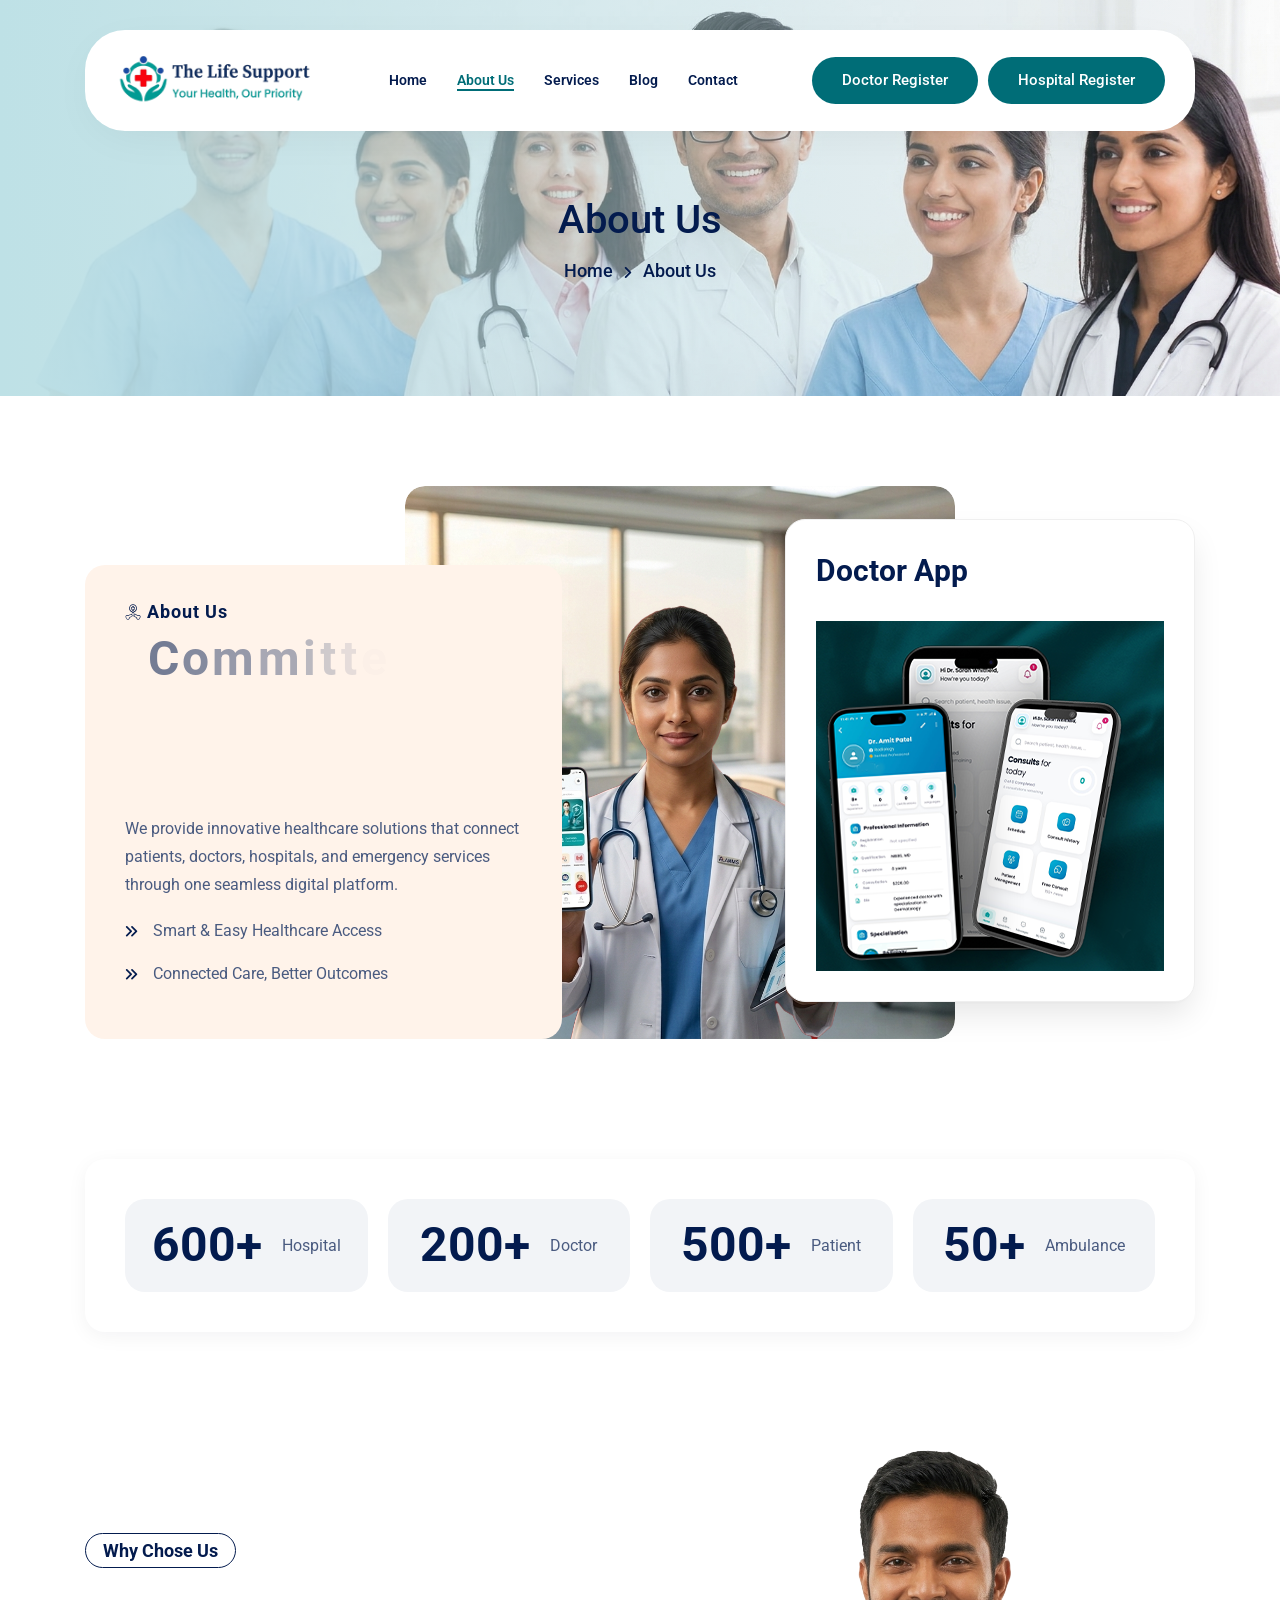
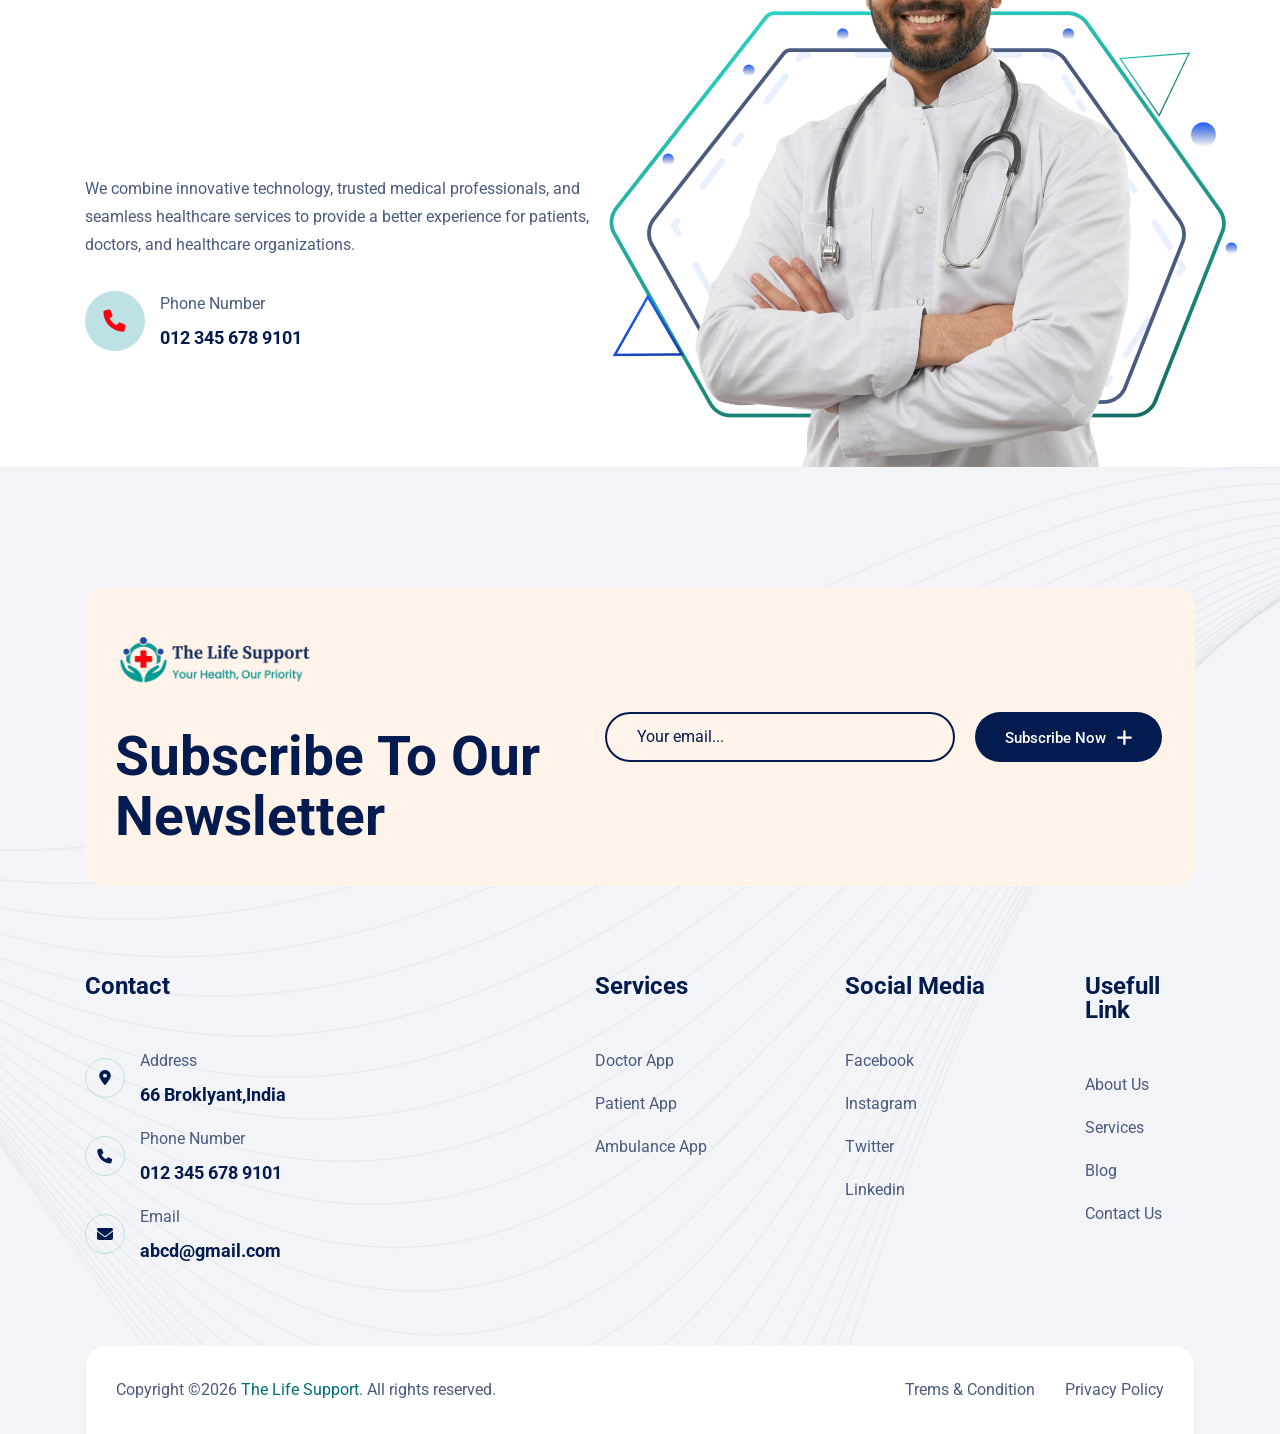
<file: about.html>
<!DOCTYPE html>
<html lang="en">


<head>
    <meta charset="UTF-8" />
    <meta name="viewport" content="width=device-width, initial-scale=1.0" />
    <title> The Life Support </title>
    <!-- favicons Icons -->
    <link rel="apple-touch-icon" sizes="180x180" href="assets/images/favicons/apple-touch-icon.png" />
    <link rel="icon" type="image/png" sizes="32x32" href="assets/images/favicons/favicon-32x32.png" />
    <link rel="icon" type="image/png" sizes="16x16" href="assets/images/favicons/favicon-16x16.png" />
    <link rel="manifest" href="assets/images/favicons/site.webmanifest" />
    <meta name="description" content="Careon HTML 5 Template " />

    <!-- fonts -->
    <link rel="preconnect" href="https://fonts.googleapis.com/">
    <link rel="preconnect" href="https://fonts.gstatic.com/" crossorigin>
    <link href="https://fonts.googleapis.com/css2?family=Roboto:ital,wght@0,100..900;1,100..900&amp;display=swap"
        rel="stylesheet">


    <link rel="stylesheet" href="assets/css/bootstrap.min.css" />
    <link rel="stylesheet" href="assets/css/animate.min.css" />
    <link rel="stylesheet" href="assets/css/custom-animate.css" />
    <link rel="stylesheet" href="assets/css/swiper.min.css" />
    <link rel="stylesheet" href="assets/css/font-awesome-all.css" />
    <link rel="stylesheet" href="assets/css/jarallax.css" />
    <link rel="stylesheet" href="assets/css/jquery.magnific-popup.css" />
    <link rel="stylesheet" href="assets/css/flaticon.css">
    <link rel="stylesheet" href="assets/css/owl.carousel.min.css" />
    <link rel="stylesheet" href="assets/css/odometer.min.css" />
    <link rel="stylesheet" href="assets/css/owl.theme.default.min.css" />
    <link rel="stylesheet" href="assets/css/nice-select.css" />
    <link rel="stylesheet" href="assets/css/jquery-ui.css" />
    <link rel="stylesheet" href="assets/css/aos.css" />
    <link rel="stylesheet" href="assets/css/timePicker.css" />


    <link rel="stylesheet" href="assets/css/module-css/slider.css" />
    <link rel="stylesheet" href="assets/css/module-css/banner.css" />
    <link rel="stylesheet" href="assets/css/module-css/footer.css" />
    <link rel="stylesheet" href="assets/css/module-css/feature.css" />
    <link rel="stylesheet" href="assets/css/module-css/about.css" />
    <link rel="stylesheet" href="assets/css/module-css/brand.css" />
    <link rel="stylesheet" href="assets/css/module-css/service.css" />
    <link rel="stylesheet" href="assets/css/module-css/project.css" />
    <link rel="stylesheet" href="assets/css/module-css/team.css" />
    <link rel="stylesheet" href="assets/css/module-css/faq.css" />
    <link rel="stylesheet" href="assets/css/module-css/testimonial.css" />
    <link rel="stylesheet" href="assets/css/module-css/blog.css" />
    <link rel="stylesheet" href="assets/css/module-css/contact.css" />
    <link rel="stylesheet" href="assets/css/module-css/sliding-text.css" />
    <link rel="stylesheet" href="assets/css/module-css/newsletter.css" />
    <link rel="stylesheet" href="assets/css/module-css/why-choose.css" />
    <link rel="stylesheet" href="assets/css/module-css/appiontment.css" />
    <link rel="stylesheet" href="assets/css/module-css/counter.css" />
    <link rel="stylesheet" href="assets/css/module-css/page-header.css" />




    <!-- template styles -->
    <link rel="stylesheet" href="assets/css/style.css" />
    <link rel="stylesheet" href="assets/css/responsive.css" />
</head>

<body class="custom-cursor">
    <!-- <div class="custom-cursor__cursor"></div>
    <div class="custom-cursor__cursor-two"></div>

    <div class="preloader">
        <div class="preloader__image"></div>
    </div> -->
    <!-- /.preloader -->






    <div class="page-wrapper">
         <header class="main-header">
            <div class="main-header__wrapper">
                <nav class="main-menu">
                    <div class="main-menu__wrapper">
                        <div class="container">
                            <div class="main-menu__wrapper-inner">
                                <div class="main-menu__left">
                                    <div class="main-menu__logo mainLogo">
                                        <a href="index.html"><img src="assets/images/resources/logo-1.png" alt=""></a>
                                    </div>
                                </div>
                                <div class="main-menu__main-menu-box">
                                    <a href="#" class="mobile-nav__toggler"><i class="fa fa-bars"></i></a>
                                    <ul class="main-menu__list">
                                        <li class="">
                                            <!-- dropdown -->
                                            <a href="index.html">Home </a>
                                        </li>
                                        <li>
                                            <a href="about.html">About Us</a>
                                        </li>

                                        <li class="#">
                                            <!-- dropdown -->
                                            <a href="services.html">Services</a>
                                        </li>

                                        <li class="#">
                                            <!-- dropdown -->
                                            <a href="blog.html">Blog</a>
                                        </li>
                                        <li>
                                            <a href="contact.html">Contact</a>
                                        </li>
                                    </ul>
                                </div>
                                <div class="main-menu__right">
                                    <div class="main-menu__thm-btn">
                                        <a href="sign-up.html" class="thm-btn">Doctor Register </a>
                                         
                                    </div>

                                    <div class="main-menu__thm-btn" style="margin-left: 10px;">
                                        <a href="sign-up.html" class="thm-btn">Hospital Register  </a>
                                        <!-- <span class="icon-plus"></span> -->
                                    </div>
                                </div>
                            </div>
                        </div>
                    </div>
                </nav>
            </div>
        </header>

        <div class="stricky-header stricked-menu main-menu">
            <div class="sticky-header__content"></div><!-- /.sticky-header__content -->
        </div><!-- /.stricky-header -->

        <!--Page Header Start-->
        <section class="page-header">
            <div class="page-header__bg" style="background-image: url(assets/images/backgrounds/page-header-bg.jpg);">
            </div>
            <div class="container">
                <div class="page-header__inner">
                    <h3>About Us</h3>
                    <div class="thm-breadcrumb__inner">
                        <ul class="thm-breadcrumb list-unstyled">
                            <li><a href="index.html">Home</a></li>
                            <li><span class="icon-arrow-left"></span></li>
                            <li>About Us</li>
                        </ul>
                    </div>
                </div>
            </div>
        </section>
        <!--Page Header End-->

        <!--About One Start -->
        <section class="about-one ">
            <div class="container">
                <div class="about-one__inner">
                    <div class="about-one__img-box">
                        <div class="about-one__content-box wow slideInLeft" data-wow-delay="100ms"
                            data-wow-duration="2500ms">
                            <div class="section-title text-left sec-title-animation animation-style2">
                                <h6 class="section-title__tagline"><span class="icon-broken-bone"></span>About Us
                                </h6>
                                <h3 class="section-title__title title-animation">Committed to Better Healthcare for
                                    Everyone
                                </h3>
                            </div>
                            <p class="about-one__text">We provide innovative healthcare solutions that connect patients,
                                doctors, hospitals, and emergency services through one seamless digital platform.</p>
                            <ul class="about-one__points-box list-unstyled">
                                <li>
                                    <div class="icon">
                                        <span class="icon-left-arrows"></span>
                                    </div>
                                    <p>Smart & Easy Healthcare Access</p>
                                </li>
                                <li>
                                    <div class="icon">
                                        <span class="icon-left-arrows"></span>
                                    </div>
                                    <p>Connected Care, Better Outcomes</p>
                                </li>
                            </ul>
                        </div>
                        <div class="about-one__img">
                            <img src="assets/images/resources/about-one-img-1.png" alt="">
                            <!-- about-one-img-1.jpg -->
                        </div>
                        <div class="about-one__working-hour wow slideInRight" data-wow-delay="100ms"
                            data-wow-duration="2500ms">
                            <h3 class="about-one__working-hour-title">Doctor App</h3>
                            <img src="assets/images/resources/about-gif-image.png" style="width: 100%;" alt="">
                            <!-- <ul class="about-one__working-hour-list list-unstyled">
                                <li>
                                    <span>Saturday-Sunday</span>
                                    <p>9 Am To 5 Pm</p>
                                </li>
                                <li>
                                    <span>Monday-Tuesday</span>
                                    <p>1 Pm To 7 Pm</p>
                                </li>
                                <li>
                                    <span>Wednesday-Thusday</span>
                                    <p>2 Am To 6 Pm</p>
                                </li>
                                <li>
                                    <span>Friday</span>
                                    <p>Off Day</p>
                                </li>
                            </ul> -->
                        </div>
                    </div>
                </div>
            </div>
        </section>
        <!--About One End -->

        <!--Counter One Start -->
        <section class="counter-one">
            <div class="container">
                <div class="counter-one__inner">
                    <ul class="counter-one__count-list list-unstyled">
                        <li>
                            <div class="counter-one__count-single">
                                <div class="counter-one__count-box">
                                    <h3 class="odometer" data-count="600">00</h3>
                                    <span>+</span>
                                </div>
                                <p class="counter-one__count-text">Hospital<br> </p>
                            </div>
                        </li>
                        <li>
                            <div class="counter-one__count-single">
                                <div class="counter-one__count-box">
                                    <h3 class="odometer" data-count="200">00</h3>
                                    <span>+</span>
                                </div>
                                <p class="counter-one__count-text">Doctor<br> </p>
                            </div>
                        </li>
                        <li>
                            <div class="counter-one__count-single">
                                <div class="counter-one__count-box">
                                    <h3 class="odometer" data-count="500">00</h3>
                                    <span>+</span>
                                </div>
                                <p class="counter-one__count-text">Patient <br> </p>
                            </div>
                        </li>
                        <li>
                            <div class="counter-one__count-single">
                                <div class="counter-one__count-box">
                                    <h3 class="odometer" data-count="50">00</h3>
                                    <span>+</span>
                                </div>
                                <p class="counter-one__count-text">Ambulance <br> </p>
                            </div>
                        </li>
                    </ul>
                </div>
            </div>
        </section>
        <!--Counter One End -->

        <!--Why Choose One Start -->
        <section class="why-choose-one">
            <div class="container">
                <div class="row">
                    <div class="col-xl-6">
                        <div class="why-choose-one__left">
                            <div class="section-title-two text-left sec-title-animation animation-style2">
                                <h6 class="section-title-two__tagline">Why Chose Us
                                </h6>
                                <h3 class="section-title-two__title title-animation">Delivering Smarter, Faster, and More Reliable Healthcare
                                </h3>
                            </div>
                            <p class="why-choose-one__text-1">We combine innovative technology, trusted medical professionals, and seamless healthcare services to provide a better experience for patients, doctors, and healthcare organizations.</p>
                            
                            
                            <div class="why-choose-one__btn-and-call-box">
                                <!-- <div class="why-choose-one__btn-box">
                                    <a href="about.html" class="thm-btn">Read More <span class="icon-plus"></span>
                                    </a>
                                </div> -->
                                <div class="why-choose-one__call-box">
                                    <div class="why-choose-one__call-icon">
                                        <span class="icon-call"></span>
                                    </div>
                                    <div class="why-choose-one__call-content">
                                        <span>Phone Number</span>
                                        <p><a href="tel:0123456789101">012 345 678 9101</a></p>
                                    </div>
                                </div>
                            </div>
                        </div>
                    </div>
                    <div class="col-xl-6">
                        <div class="why-choose-one__right wow slideInRight" data-wow-delay="100ms"
                            data-wow-duration="2500ms">
                            <div class="why-choose-one__img">
                                <img src="assets/images/resources/why-choose-one-img-1.png" alt="">
                                <div class="why-choose-one__img-shape-1">
                                    <img src="assets/images/shapes/why-choose-one-img-shape-1.png" alt="">
                                </div>
                            </div>
                        </div>
                    </div>
                </div>
            </div>
        </section>
        <!--Why Choose One End -->

       


     

       <!--Site Footer Start-->
        <footer class="site-footer">
            <div class="site-footer__bg-shape"
                style="background-image: url(assets/images/shapes/site-footer-bg-shape.png);"></div>
            <div class="site-footer__newsletter">
                <div class="container">
                    <div class="site-footer__newsletter-inner">
                        <div class="site-footer__newsletter-inner-title-box">
                            <div class="footer-widget__logo mainLogo">
                                <a href="index.html"><img src="assets/images/resources/logo-1.png" alt=""></a>
                            </div>
                            <h2 class="site-footer__newsletter-title">Subscribe To Our <br>Newsletter</h2>
                        </div>
                        <div class="site-footer__newsletter-form">
                            <form class="site-footer__newsletter-form">
                                <div class="site-footer__newsletter-input">
                                    <input type="email" placeholder="Your email...">
                                </div>
                                <button type="submit" class="thm-btn">Subscribe Now <span class="icon-plus"></span>
                                </button>
                            </form>
                        </div>
                    </div>
                </div>
            </div>
            <div class="site-footer__top">
                <div class="container">
                    <div class="site-footer__top-inner">
                        <div class="row">
                            <div class="col-xl-5 col-lg-6 col-md-6 wow fadeInUp" data-wow-delay="100ms">
                                <div class="footer-widget__contact-info">
                                    <h4 class="footer-widget__title">Contact</h4>
                                    <ul class="footer-widget__contact-list list-unstyled">
                                        <li>
                                            <div class="footer-widget__contact-icon">
                                                <span class="icon-pin"></span>
                                            </div>
                                            <div class="footer-widget__contact-content">
                                                <span>Address</span>
                                                <p class="footer-widget__contact-text">66 Broklyant,India</p>
                                            </div>
                                        </li>
                                        <li>
                                            <div class="footer-widget__contact-icon">
                                                <span class="icon-call"></span>
                                            </div>
                                            <div class="footer-widget__contact-content">
                                                <span>Phone Number</span>
                                                <p class="footer-widget__contact-text"><a href="tel:0123456789101">012
                                                        345
                                                        678 9101</a></p>
                                            </div>
                                        </li>
                                        <li>
                                            <div class="footer-widget__contact-icon">
                                                <span class="icon-envolope"></span>
                                            </div>
                                            <div class="footer-widget__contact-content">
                                                <span>Email</span>
                                                <p class="footer-widget__contact-text"><a
                                                        href="mailto:abcd@gmail.com">abcd@gmail.com</a></p>
                                            </div>
                                        </li>
                                    </ul>
                                </div>
                            </div>
                            <div class="col-xl-3 col-lg-6 col-md-6 wow fadeInUp" data-wow-delay="200ms">
                                <div class="footer-widget__services">
                                    <h4 class="footer-widget__title">Services</h4>
                                    <ul class="footer-widget__services-link-list list-unstyled">
                                        <li>
                                            <a href="#">Doctor App</a>
                                        </li>
                                        <li>
                                            <a href="#">Patient App</a>
                                        </li>
                                        <li>
                                            <a href="#">Ambulance App</a>
                                        </li>
                                    </ul>
                                </div>
                            </div>
                            <div class="col-xl-2 col-lg-6 col-md-6 wow fadeInUp" data-wow-delay="300ms">
                                <div class="footer-widget__social-media">
                                    <div class="footer-widget__title-box">
                                        <h3 class="footer-widget__title">Social Media</h3>
                                    </div>
                                    <ul class="footer-widget__services-link-list list-unstyled">
                                        <li>
                                            <a href="contact.html">Facebook</a>
                                        </li>
                                        <li>
                                            <a href="contact.html">Instagram</a>
                                        </li>
                                        <li>
                                            <a href="contact.html">Twitter</a>
                                        </li>
                                        <li>
                                            <a href="contact.html">Linkedin</a>
                                        </li>
                                    </ul>
                                </div>
                            </div>
                            <div class="col-xl-2 col-lg-6 col-md-6 wow fadeInUp" data-wow-delay="400ms">
                                <div class="footer-widget__page-link">
                                    <h4 class="footer-widget__title">Usefull Link</h4>
                                    <ul class="footer-widget__services-link-list list-unstyled">
                                        <li>
                                            <a href="about.html">About Us</a>
                                        </li>
                                        <li>
                                            <a href="services.html">Services</a>
                                        </li>
                                        <li>
                                            <a href="blog.html">Blog</a>
                                        </li>
                                        <li>
                                            <a href="contact.html">Contact Us</a>
                                        </li>
                                    </ul>
                                </div>
                            </div>
                        </div>
                    </div>
                </div>
            </div>
            <div class="site-footer__bottom">
                <div class="container">
                    <div class="row">
                        <div class="col-xl-12">
                            <div class="site-footer__bottom-inner">
                                <div class="site-footer__copyright">
                                    <p class="site-footer__copyright-text">Copyright ©2026 <a
                                            href="index.html">The Life Support</a>. All rights reserved.</p>
                                </div>
                                <div class="site-footer__bottom-menu-box">
                                    <ul class="list-unstyled site-footer__bottom-menu">
                                        <li><a href="trems-condition.html">Trems & Condition</a></li>
                                        <li><a href="privacy-policy.html">Privacy Policy</a></li>
                                    </ul>
                                </div>
                            </div>
                        </div>
                    </div>
                </div>
            </div>
        </footer>
        <!--Site Footer End-->




    </div><!-- /.page-wrapper -->


    <div class="mobile-nav__wrapper">
        <div class="mobile-nav__overlay mobile-nav__toggler"></div>
        <!-- /.mobile-nav__overlay -->
        <div class="mobile-nav__content">
            <span class="mobile-nav__close mobile-nav__toggler"><i class="fa fa-times"></i></span>

            <div class="logo-box mainLogo">
                <a href="index.html" aria-label="logo image"><img src="assets/images/resources/logo-3.png" width="135"
                        alt="" /></a>
            </div>
            <!-- /.logo-box -->
            <div class="mobile-nav__container"></div>
            <!-- /.mobile-nav__container -->

            <ul class="mobile-nav__contact list-unstyled">
                <li>
                    <i class="fa fa-envelope"></i>
                    <a href="mailto:needhelp@packageName__.com">needhelp@careon.com</a>
                </li>
                <li>
                    <i class="fas fa-phone"></i>
                    <a href="tel:666-888-0000">666 888 0000</a>
                </li>
            </ul><!-- /.mobile-nav__contact -->
            <div class="mobile-nav__top">
                <div class="mobile-nav__social">
                    <a href="#" class="fab fa-twitter"></a>
                    <a href="#" class="fab fa-facebook-square"></a>
                    <a href="#" class="fab fa-pinterest-p"></a>
                    <a href="#" class="fab fa-instagram"></a>
                </div><!-- /.mobile-nav__social -->
            </div><!-- /.mobile-nav__top -->



        </div>
        <!-- /.mobile-nav__content -->
    </div>
    <!-- /.mobile-nav__wrapper -->

    <div class="search-popup">
        <div class="search-popup__overlay search-toggler"></div>
        <!-- /.search-popup__overlay -->
        <div class="search-popup__content">
            <form action="#">
                <label for="search" class="sr-only">search here</label><!-- /.sr-only -->
                <input type="text" id="search" placeholder="Search Here..." />
                <button type="submit" aria-label="search submit" class="thm-btn">
                    <i class="fas fa-search"></i>
                </button>
            </form>
        </div>
        <!-- /.search-popup__content -->
    </div>
    <!-- /.search-popup -->

    <a href="#" data-target="html" class="scroll-to-target scroll-to-top">
        <span class="scroll-to-top__wrapper"><span class="scroll-to-top__inner"></span></span>
        <span class="scroll-to-top__text"> Go Back Top</span>
    </a>


    <script src="assets/js/jquery-3.6.0.min.js"></script>
    <script src="assets/js/bootstrap.bundle.min.js"></script>
    <script src="assets/js/jarallax.min.js"></script>
    <script src="assets/js/jquery.ajaxchimp.min.js"></script>
    <script src="assets/js/jquery.appear.min.js"></script>
    <script src="assets/js/swiper.min.js"></script>
    <script src="assets/js/jquery.circle-progress.min.js"></script>
    <script src="assets/js/jquery.magnific-popup.min.js"></script>
    <script src="assets/js/isotope.js"></script>
    <script src="assets/js/jquery.validate.min.js"></script>
    <script src="assets/js/wNumb.min.js"></script>
    <script src="assets/js/wow.js"></script>
    <script src="assets/js/owl.carousel.min.js"></script>
    <script src="assets/js/jquery-ui.js"></script>
    <script src="assets/js/odometer.min.js"></script>
    <script src="assets/js/jquery.nice-select.min.js"></script>
    <script src="assets/js/jquery-sidebar-content.js"></script>
    <script src="assets/js/marquee.min.js"></script>
    <script src="assets/js/gsap/gsap.js"></script>
    <script src="assets/js/gsap/ScrollTrigger.js"></script>
    <script src="assets/js/gsap/SplitText.js"></script>
    <script src="assets/js/aos.js"></script>
    <script src="assets/js/timePicker.js"></script>




    <!-- template js -->
    <script src="assets/js/script.js"></script>
</body>


</html>
</file>
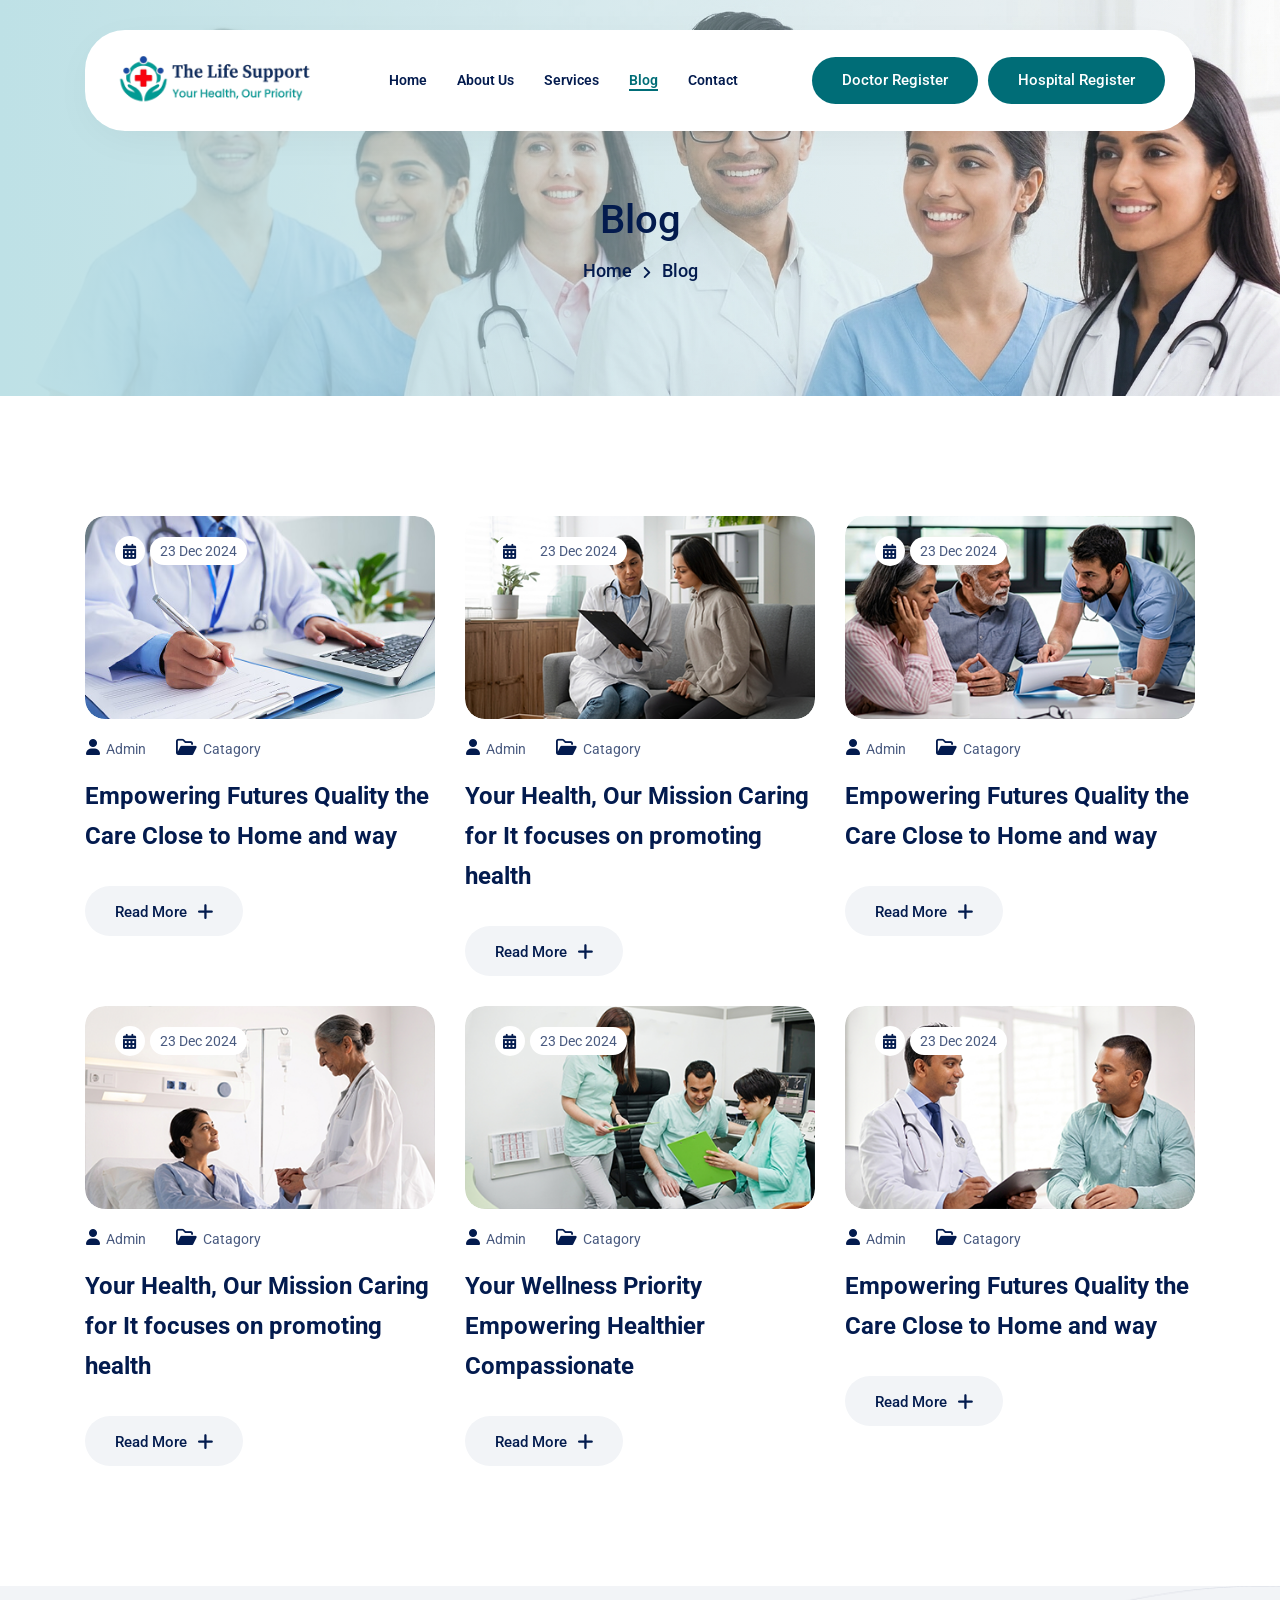
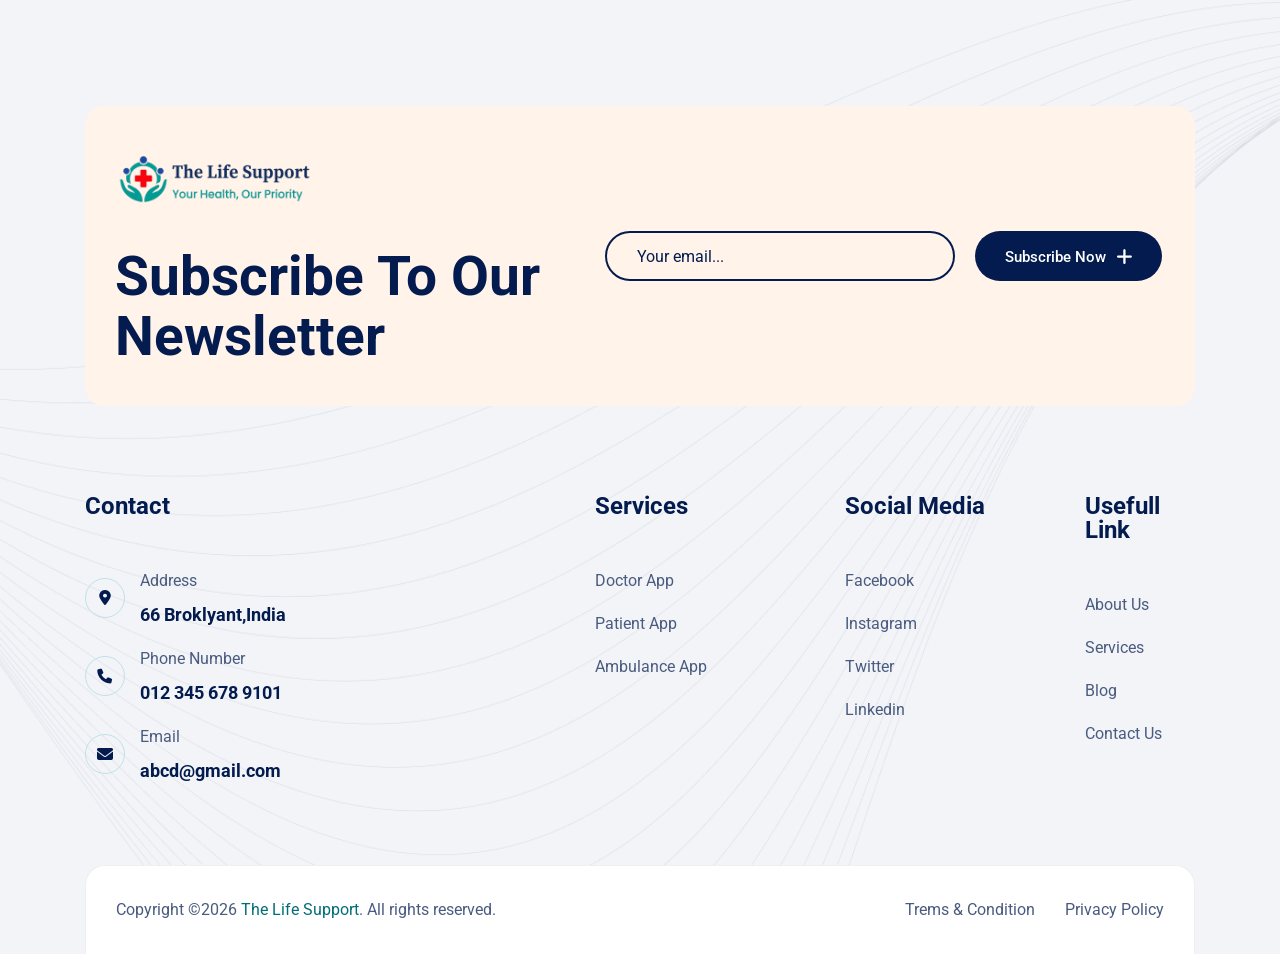
<file: blog.html>
<!DOCTYPE html>
<html lang="en">

<head>
    <meta charset="UTF-8" />
    <meta name="viewport" content="width=device-width, initial-scale=1.0" />
    <title> The Life Support</title>
    <!-- favicons Icons -->
    <link rel="apple-touch-icon" sizes="180x180" href="assets/images/favicons/apple-touch-icon.png" />
    <link rel="icon" type="image/png" sizes="32x32" href="assets/images/favicons/favicon-32x32.png" />
    <link rel="icon" type="image/png" sizes="16x16" href="assets/images/favicons/favicon-16x16.png" />
    <link rel="manifest" href="assets/images/favicons/site.webmanifest" />
    <meta name="description" content="Careon HTML 5 Template " />

    <!-- fonts -->
    <link rel="preconnect" href="https://fonts.googleapis.com/">
    <link rel="preconnect" href="https://fonts.gstatic.com/" crossorigin>
    <link href="https://fonts.googleapis.com/css2?family=Roboto:ital,wght@0,100..900;1,100..900&amp;display=swap"
        rel="stylesheet">


    <link rel="stylesheet" href="assets/css/bootstrap.min.css" />
    <link rel="stylesheet" href="assets/css/animate.min.css" />
    <link rel="stylesheet" href="assets/css/custom-animate.css" />
    <link rel="stylesheet" href="assets/css/swiper.min.css" />
    <link rel="stylesheet" href="assets/css/font-awesome-all.css" />
    <link rel="stylesheet" href="assets/css/jarallax.css" />
    <link rel="stylesheet" href="assets/css/jquery.magnific-popup.css" />
    <link rel="stylesheet" href="assets/css/flaticon.css">
    <link rel="stylesheet" href="assets/css/owl.carousel.min.css" />
    <link rel="stylesheet" href="assets/css/odometer.min.css" />
    <link rel="stylesheet" href="assets/css/owl.theme.default.min.css" />
    <link rel="stylesheet" href="assets/css/nice-select.css" />
    <link rel="stylesheet" href="assets/css/jquery-ui.css" />
    <link rel="stylesheet" href="assets/css/aos.css" />
    <link rel="stylesheet" href="assets/css/timePicker.css" />


    <link rel="stylesheet" href="assets/css/module-css/slider.css" />
    <link rel="stylesheet" href="assets/css/module-css/banner.css" />
    <link rel="stylesheet" href="assets/css/module-css/footer.css" />
    <link rel="stylesheet" href="assets/css/module-css/feature.css" />
    <link rel="stylesheet" href="assets/css/module-css/about.css" />
    <link rel="stylesheet" href="assets/css/module-css/brand.css" />
    <link rel="stylesheet" href="assets/css/module-css/service.css" />
    <link rel="stylesheet" href="assets/css/module-css/project.css" />
    <link rel="stylesheet" href="assets/css/module-css/team.css" />
    <link rel="stylesheet" href="assets/css/module-css/faq.css" />
    <link rel="stylesheet" href="assets/css/module-css/testimonial.css" />
    <link rel="stylesheet" href="assets/css/module-css/blog.css" />
    <link rel="stylesheet" href="assets/css/module-css/contact.css" />
    <link rel="stylesheet" href="assets/css/module-css/page-header.css" />
    <link rel="stylesheet" href="assets/css/module-css/appiontment.css" />
    <link rel="stylesheet" href="assets/css/module-css/error-page.css" />

    <!-- template styles -->
    <link rel="stylesheet" href="assets/css/style.css" />
    <link rel="stylesheet" href="assets/css/responsive.css" />
</head>

<body class="custom-cursor">
    <!-- <div class="custom-cursor__cursor"></div>
    <div class="custom-cursor__cursor-two"></div>

    <div class="preloader">
        <div class="preloader__image"></div> -->
    </div>
    <!-- /.preloader -->



    <div class="page-wrapper">
         <header class="main-header">
            <div class="main-header__wrapper">
                <nav class="main-menu">
                    <div class="main-menu__wrapper">
                        <div class="container">
                            <div class="main-menu__wrapper-inner">
                                <div class="main-menu__left">
                                    <div class="main-menu__logo mainLogo">
                                        <a href="index.html"><img src="assets/images/resources/logo-1.png" alt=""></a>
                                    </div>
                                </div>
                                <div class="main-menu__main-menu-box">
                                    <a href="#" class="mobile-nav__toggler"><i class="fa fa-bars"></i></a>
                                    <ul class="main-menu__list">
                                        <li class="">
                                            <!-- dropdown -->
                                            <a href="index.html">Home </a>
                                        </li>
                                        <li>
                                            <a href="about.html">About Us</a>
                                        </li>

                                        <li class="#">
                                            <!-- dropdown -->
                                            <a href="services.html">Services</a>
                                        </li>

                                        <li class="#">
                                            <!-- dropdown -->
                                            <a href="blog.html">Blog</a>
                                        </li>
                                        <li>
                                            <a href="contact.html">Contact</a>
                                        </li>
                                    </ul>
                                </div>
                                <div class="main-menu__right">
                                    <div class="main-menu__thm-btn">
                                        <a href="sign-up.html" class="thm-btn">Doctor Register </a>
                                         
                                    </div>

                                    <div class="main-menu__thm-btn" style="margin-left: 10px;">
                                        <a href="sign-up.html" class="thm-btn">Hospital Register  </a>
                                        <!-- <span class="icon-plus"></span> -->
                                    </div>
                                </div>
                            </div>
                        </div>
                    </div>
                </nav>
            </div>
        </header>

        <div class="stricky-header stricked-menu main-menu">
            <div class="sticky-header__content"></div><!-- /.sticky-header__content -->
        </div><!-- /.stricky-header -->



        <!--Page Header Start-->
        <section class="page-header">
            <div class="page-header__bg" style="background-image: url(assets/images/backgrounds/page-header-bg.jpg);">
            </div>
            <div class="container">
                <div class="page-header__inner">
                    <h3>Blog</h3>
                    <div class="thm-breadcrumb__inner">
                        <ul class="thm-breadcrumb list-unstyled">
                            <li><a href="index.html">Home</a></li>
                            <li><span class="icon-arrow-left"></span></li>
                            <li>Blog</li>
                        </ul>
                    </div>
                </div>
            </div>
        </section>
        <!--Page Header End-->

        <!--Blog Page Start-->
        <section class="blog-page">
            <div class="container">
                <div class="row">
                    <!--blog One Single Start-->
                    <div class="col-xl-4 col-lg-4 col-md-6 wow fadeInLeft" data-wow-delay="100ms">
                        <div class="blog-one__single">
                            <div class="blog-one__img-box">
                                <div class="blog-one__img">
                                    <img src="assets/images/blog/blog-1-1.jpg" alt="">
                                    <div class="blog-one__date-box">
                                        <div class="blog-one__date-icon">
                                            <span class="icon-calender"></span>
                                        </div>
                                        <div class="blog-one__date-text">
                                            <p>23 Dec 2024</p>
                                        </div>
                                    </div>
                                    <div class="blog-one__plus">
                                        <a href="blog-details.html"><i class="fa fa-plus"></i></a>
                                    </div>
                                </div>
                            </div>
                            <div class="blog-one__content">
                                <ul class="blog-one__meta list-unstyled">
                                    <li>
                                        <div class="icon">
                                            <span class="icon-user"></span>
                                        </div>
                                        <p>Admin</p>
                                    </li>
                                    <li>
                                        <div class="icon">
                                            <span class="icon-file"></span>
                                        </div>
                                        <p>Catagory</p>
                                    </li>
                                </ul>
                                <h3 class="blog-one__title"><a href="blog-details.html">Empowering Futures Quality the
                                        Care Close to Home and way</a></h3>
                                <div class="blog-one__read-more">
                                    <a href="blog-details.html" class="thm-btn">Read More <span
                                            class="icon-plus"></span>
                                    </a>
                                </div>
                            </div>
                        </div>
                    </div>
                    <!--blog One Single End-->

                    <!--blog One Single Start-->
                    <div class="col-xl-4 col-lg-4 col-md-6 wow fadeInUp" data-wow-delay="200ms">
                        <div class="blog-one__single">
                            <div class="blog-one__img-box">
                                <div class="blog-one__img">
                                    <img src="assets/images/blog/blog-1-2.png" alt="">
                                    <div class="blog-one__date-box">
                                        <div class="blog-one__date-icon">
                                            <span class="icon-calender"></span>
                                        </div>
                                        <div class="blog-one__date-text">
                                            <p>23 Dec 2024</p>
                                        </div>
                                    </div>
                                    <div class="blog-one__plus">
                                        <a href="blog-details.html"><i class="fa fa-plus"></i></a>
                                    </div>
                                </div>
                            </div>
                            <div class="blog-one__content">
                                <ul class="blog-one__meta list-unstyled">
                                    <li>
                                        <div class="icon">
                                            <span class="icon-user"></span>
                                        </div>
                                        <p>Admin</p>
                                    </li>
                                    <li>
                                        <div class="icon">
                                            <span class="icon-file"></span>
                                        </div>
                                        <p>Catagory</p>
                                    </li>
                                </ul>
                                <h3 class="blog-one__title"><a href="blog-details.html">Your Health, Our Mission Caring
                                        for It focuses on promoting health</a></h3>
                                <div class="blog-one__read-more">
                                    <a href="blog-details.html" class="thm-btn">Read More <span
                                            class="icon-plus"></span>
                                    </a>
                                </div>
                            </div>
                        </div>
                    </div>
                    <!--blog One Single End-->

                    <!--blog One Single Start-->
                    <div class="col-xl-4 col-lg-4 col-md-6 wow fadeInRight" data-wow-delay="300ms">
                        <div class="blog-one__single">
                            <div class="blog-one__img-box">
                                <div class="blog-one__img">
                                    <img src="assets/images/blog/blog-1-3.png" alt="">
                                    <div class="blog-one__date-box">
                                        <div class="blog-one__date-icon">
                                            <span class="icon-calender"></span>
                                        </div>
                                        <div class="blog-one__date-text">
                                            <p>23 Dec 2024</p>
                                        </div>
                                    </div>
                                    <div class="blog-one__plus">
                                        <a href="blog-details.html"><i class="fa fa-plus"></i></a>
                                    </div>
                                </div>
                            </div>
                            <div class="blog-one__content">
                                <ul class="blog-one__meta list-unstyled">
                                    <li>
                                        <div class="icon">
                                            <span class="icon-user"></span>
                                        </div>
                                        <p>Admin</p>
                                    </li>
                                    <li>
                                        <div class="icon">
                                            <span class="icon-file"></span>
                                        </div>
                                        <p>Catagory</p>
                                    </li>
                                </ul>
                                <h3 class="blog-one__title"><a href="blog-details.html">Empowering Futures Quality the
                                        Care Close to Home and way</a></h3>
                                <div class="blog-one__read-more">
                                    <a href="blog-details.html" class="thm-btn">Read More <span
                                            class="icon-plus"></span>
                                    </a>
                                </div>
                            </div>
                        </div>
                    </div>
                    <!--blog One Single End-->

                    <!--blog One Single Start-->
                    <div class="col-xl-4 col-lg-4 col-md-6 wow fadeInLeft" data-wow-delay="400ms">
                        <div class="blog-one__single">
                            <div class="blog-one__img-box">
                                <div class="blog-one__img">
                                    <img src="assets/images/blog/blog-1-4.png" alt="">
                                    <div class="blog-one__date-box">
                                        <div class="blog-one__date-icon">
                                            <span class="icon-calender"></span>
                                        </div>
                                        <div class="blog-one__date-text">
                                            <p>23 Dec 2024</p>
                                        </div>
                                    </div>
                                    <div class="blog-one__plus">
                                        <a href="blog-details.html"><i class="fa fa-plus"></i></a>
                                    </div>
                                </div>
                            </div>
                            <div class="blog-one__content">
                                <ul class="blog-one__meta list-unstyled">
                                    <li>
                                        <div class="icon">
                                            <span class="icon-user"></span>
                                        </div>
                                        <p>Admin</p>
                                    </li>
                                    <li>
                                        <div class="icon">
                                            <span class="icon-file"></span>
                                        </div>
                                        <p>Catagory</p>
                                    </li>
                                </ul>
                                <h3 class="blog-one__title"><a href="blog-details.html">Your Health, Our Mission Caring
                                        for It focuses on promoting health</a></h3>
                                <div class="blog-one__read-more">
                                    <a href="blog-details.html" class="thm-btn">Read More <span
                                            class="icon-plus"></span>
                                    </a>
                                </div>
                            </div>
                        </div>
                    </div>
                    <!--blog One Single End-->


                    <!--blog One Single Start-->
                    <div class="col-xl-4 col-lg-4 col-md-6 wow fadeInUp" data-wow-delay="500ms">
                        <div class="blog-one__single">
                            <div class="blog-one__img-box">
                                <div class="blog-one__img">
                                    <img src="assets/images/blog/blog-1-5.png" alt="">
                                    <div class="blog-one__date-box">
                                        <div class="blog-one__date-icon">
                                            <span class="icon-calender"></span>
                                        </div>
                                        <div class="blog-one__date-text">
                                            <p>23 Dec 2024</p>
                                        </div>
                                    </div>
                                    <div class="blog-one__plus">
                                        <a href="blog-details.html"><i class="fa fa-plus"></i></a>
                                    </div>
                                </div>
                            </div>
                            <div class="blog-one__content">
                                <ul class="blog-one__meta list-unstyled">
                                    <li>
                                        <div class="icon">
                                            <span class="icon-user"></span>
                                        </div>
                                        <p>Admin</p>
                                    </li>
                                    <li>
                                        <div class="icon">
                                            <span class="icon-file"></span>
                                        </div>
                                        <p>Catagory</p>
                                    </li>
                                </ul>
                                <h3 class="blog-one__title"><a href="blog-details.html">Your Wellness Priority
                                        Empowering Healthier Compassionate</a></h3>
                                <div class="blog-one__read-more">
                                    <a href="blog-details.html" class="thm-btn">Read More <span
                                            class="icon-plus"></span>
                                    </a>
                                </div>
                            </div>
                        </div>
                    </div>
                    <!--blog One Single End-->

                    <!--blog One Single Start-->
                    <div class="col-xl-4 col-lg-4 col-md-6 wow fadeInRight" data-wow-delay="600ms">
                        <div class="blog-one__single">
                            <div class="blog-one__img-box">
                                <div class="blog-one__img">
                                    <img src="assets/images/blog/blog-1-6.png" alt="">
                                    <div class="blog-one__date-box">
                                        <div class="blog-one__date-icon">
                                            <span class="icon-calender"></span>
                                        </div>
                                        <div class="blog-one__date-text">
                                            <p>23 Dec 2024</p>
                                        </div>
                                    </div>
                                    <div class="blog-one__plus">
                                        <a href="blog-details.html"><i class="fa fa-plus"></i></a>
                                    </div>
                                </div>
                            </div>
                            <div class="blog-one__content">
                                <ul class="blog-one__meta list-unstyled">
                                    <li>
                                        <div class="icon">
                                            <span class="icon-user"></span>
                                        </div>
                                        <p>Admin</p>
                                    </li>
                                    <li>
                                        <div class="icon">
                                            <span class="icon-file"></span>
                                        </div>
                                        <p>Catagory</p>
                                    </li>
                                </ul>
                                <h3 class="blog-one__title"><a href="blog-details.html">Empowering Futures Quality the
                                        Care Close to Home and way</a></h3>
                                <div class="blog-one__read-more">
                                    <a href="blog-details.html" class="thm-btn">Read More <span
                                            class="icon-plus"></span>
                                    </a>
                                </div>
                            </div>
                        </div>
                    </div>
                    <!--blog One Single End-->
                </div>
            </div>
        </section>
        <!--Blog Page End-->


       <!--Site Footer Start-->
        <footer class="site-footer">
            <div class="site-footer__bg-shape"
                style="background-image: url(assets/images/shapes/site-footer-bg-shape.png);"></div>
            <div class="site-footer__newsletter">
                <div class="container">
                    <div class="site-footer__newsletter-inner">
                        <div class="site-footer__newsletter-inner-title-box">
                            <div class="footer-widget__logo mainLogo">
                                <a href="index.html"><img src="assets/images/resources/logo-1.png" alt=""></a>
                            </div>
                            <h2 class="site-footer__newsletter-title">Subscribe To Our <br>Newsletter</h2>
                        </div>
                        <div class="site-footer__newsletter-form">
                            <form class="site-footer__newsletter-form">
                                <div class="site-footer__newsletter-input">
                                    <input type="email" placeholder="Your email...">
                                </div>
                                <button type="submit" class="thm-btn">Subscribe Now <span class="icon-plus"></span>
                                </button>
                            </form>
                        </div>
                    </div>
                </div>
            </div>
            <div class="site-footer__top">
                <div class="container">
                    <div class="site-footer__top-inner">
                        <div class="row">
                            <div class="col-xl-5 col-lg-6 col-md-6 wow fadeInUp" data-wow-delay="100ms">
                                <div class="footer-widget__contact-info">
                                    <h4 class="footer-widget__title">Contact</h4>
                                    <ul class="footer-widget__contact-list list-unstyled">
                                        <li>
                                            <div class="footer-widget__contact-icon">
                                                <span class="icon-pin"></span>
                                            </div>
                                            <div class="footer-widget__contact-content">
                                                <span>Address</span>
                                                <p class="footer-widget__contact-text">66 Broklyant,India</p>
                                            </div>
                                        </li>
                                        <li>
                                            <div class="footer-widget__contact-icon">
                                                <span class="icon-call"></span>
                                            </div>
                                            <div class="footer-widget__contact-content">
                                                <span>Phone Number</span>
                                                <p class="footer-widget__contact-text"><a href="tel:0123456789101">012
                                                        345
                                                        678 9101</a></p>
                                            </div>
                                        </li>
                                        <li>
                                            <div class="footer-widget__contact-icon">
                                                <span class="icon-envolope"></span>
                                            </div>
                                            <div class="footer-widget__contact-content">
                                                <span>Email</span>
                                                <p class="footer-widget__contact-text"><a
                                                        href="mailto:abcd@gmail.com">abcd@gmail.com</a></p>
                                            </div>
                                        </li>
                                    </ul>
                                </div>
                            </div>
                            <div class="col-xl-3 col-lg-6 col-md-6 wow fadeInUp" data-wow-delay="200ms">
                                <div class="footer-widget__services">
                                    <h4 class="footer-widget__title">Services</h4>
                                    <ul class="footer-widget__services-link-list list-unstyled">
                                        <li>
                                            <a href="#">Doctor App</a>
                                        </li>
                                        <li>
                                            <a href="#">Patient App</a>
                                        </li>
                                        <li>
                                            <a href="#">Ambulance App</a>
                                        </li>
                                    </ul>
                                </div>
                            </div>
                            <div class="col-xl-2 col-lg-6 col-md-6 wow fadeInUp" data-wow-delay="300ms">
                                <div class="footer-widget__social-media">
                                    <div class="footer-widget__title-box">
                                        <h3 class="footer-widget__title">Social Media</h3>
                                    </div>
                                    <ul class="footer-widget__services-link-list list-unstyled">
                                        <li>
                                            <a href="contact.html">Facebook</a>
                                        </li>
                                        <li>
                                            <a href="contact.html">Instagram</a>
                                        </li>
                                        <li>
                                            <a href="contact.html">Twitter</a>
                                        </li>
                                        <li>
                                            <a href="contact.html">Linkedin</a>
                                        </li>
                                    </ul>
                                </div>
                            </div>
                            <div class="col-xl-2 col-lg-6 col-md-6 wow fadeInUp" data-wow-delay="400ms">
                                <div class="footer-widget__page-link">
                                    <h4 class="footer-widget__title">Usefull Link</h4>
                                    <ul class="footer-widget__services-link-list list-unstyled">
                                        <li>
                                            <a href="about.html">About Us</a>
                                        </li>
                                        <li>
                                            <a href="services.html">Services</a>
                                        </li>
                                        <li>
                                            <a href="blog.html">Blog</a>
                                        </li>
                                        <li>
                                            <a href="contact.html">Contact Us</a>
                                        </li>
                                    </ul>
                                </div>
                            </div>
                        </div>
                    </div>
                </div>
            </div>
            <div class="site-footer__bottom">
                <div class="container">
                    <div class="row">
                        <div class="col-xl-12">
                            <div class="site-footer__bottom-inner">
                                <div class="site-footer__copyright">
                                    <p class="site-footer__copyright-text">Copyright ©2026 <a
                                            href="index.html">The Life Support</a>. All rights reserved.</p>
                                </div>
                                <div class="site-footer__bottom-menu-box">
                                    <ul class="list-unstyled site-footer__bottom-menu">
                                        <li><a href="trems-condition.html">Trems & Condition</a></li>
                                        <li><a href="privacy-policy.html">Privacy Policy</a></li>
                                    </ul>
                                </div>
                            </div>
                        </div>
                    </div>
                </div>
            </div>
        </footer>
        <!--Site Footer End-->




    </div><!-- /.page-wrapper -->


    <div class="mobile-nav__wrapper">
        <div class="mobile-nav__overlay mobile-nav__toggler"></div>
        <!-- /.mobile-nav__overlay -->
        <div class="mobile-nav__content">
            <span class="mobile-nav__close mobile-nav__toggler"><i class="fa fa-times"></i></span>

            <div class="logo-box mainLogo">
                <a href="index.html" aria-label="logo image"><img src="assets/images/resources/logo-3.png" width="135"
                        alt="" /></a>
            </div>
            <!-- /.logo-box -->
            <div class="mobile-nav__container"></div>
            <!-- /.mobile-nav__container -->

            <ul class="mobile-nav__contact list-unstyled">
                <li>
                    <i class="fa fa-envelope"></i>
                    <a href="mailto:needhelp@packageName__.com">needhelp@careon.com</a>
                </li>
                <li>
                    <i class="fas fa-phone"></i>
                    <a href="tel:666-888-0000">666 888 0000</a>
                </li>
            </ul><!-- /.mobile-nav__contact -->
            <div class="mobile-nav__top">
                <div class="mobile-nav__social">
                    <a href="#" class="fab fa-twitter"></a>
                    <a href="#" class="fab fa-facebook-square"></a>
                    <a href="#" class="fab fa-pinterest-p"></a>
                    <a href="#" class="fab fa-instagram"></a>
                </div><!-- /.mobile-nav__social -->
            </div><!-- /.mobile-nav__top -->



        </div>
        <!-- /.mobile-nav__content -->
    </div>
    <!-- /.mobile-nav__wrapper -->

    <div class="search-popup">
        <div class="search-popup__overlay search-toggler"></div>
        <!-- /.search-popup__overlay -->
        <div class="search-popup__content">
            <form action="#">
                <label for="search" class="sr-only">search here</label><!-- /.sr-only -->
                <input type="text" id="search" placeholder="Search Here..." />
                <button type="submit" aria-label="search submit" class="thm-btn">
                    <i class="fas fa-search"></i>
                </button>
            </form>
        </div>
        <!-- /.search-popup__content -->
    </div>
    <!-- /.search-popup -->

    <a href="#" data-target="html" class="scroll-to-target scroll-to-top">
        <span class="scroll-to-top__wrapper"><span class="scroll-to-top__inner"></span></span>
        <span class="scroll-to-top__text"> Go Back Top</span>
    </a>


    <script src="assets/js/jquery-3.6.0.min.js"></script>
    <script src="assets/js/bootstrap.bundle.min.js"></script>
    <script src="assets/js/jarallax.min.js"></script>
    <script src="assets/js/jquery.ajaxchimp.min.js"></script>
    <script src="assets/js/jquery.appear.min.js"></script>
    <script src="assets/js/swiper.min.js"></script>
    <script src="assets/js/jquery.circle-progress.min.js"></script>
    <script src="assets/js/jquery.magnific-popup.min.js"></script>
    <script src="assets/js/isotope.js"></script>
    <script src="assets/js/jquery.validate.min.js"></script>
    <script src="assets/js/wNumb.min.js"></script>
    <script src="assets/js/wow.js"></script>
    <script src="assets/js/owl.carousel.min.js"></script>
    <script src="assets/js/jquery-ui.js"></script>
    <script src="assets/js/odometer.min.js"></script>
    <script src="assets/js/jquery.nice-select.min.js"></script>
    <script src="assets/js/jquery-sidebar-content.js"></script>
    <script src="assets/js/gsap/gsap.js"></script>
    <script src="assets/js/gsap/ScrollTrigger.js"></script>
    <script src="assets/js/gsap/SplitText.js"></script>
    <script src="assets/js/aos.js"></script>
    <script src="assets/js/timePicker.js"></script>




    <!-- template js -->
    <script src="assets/js/script.js"></script>
</body>


</html>
</file>
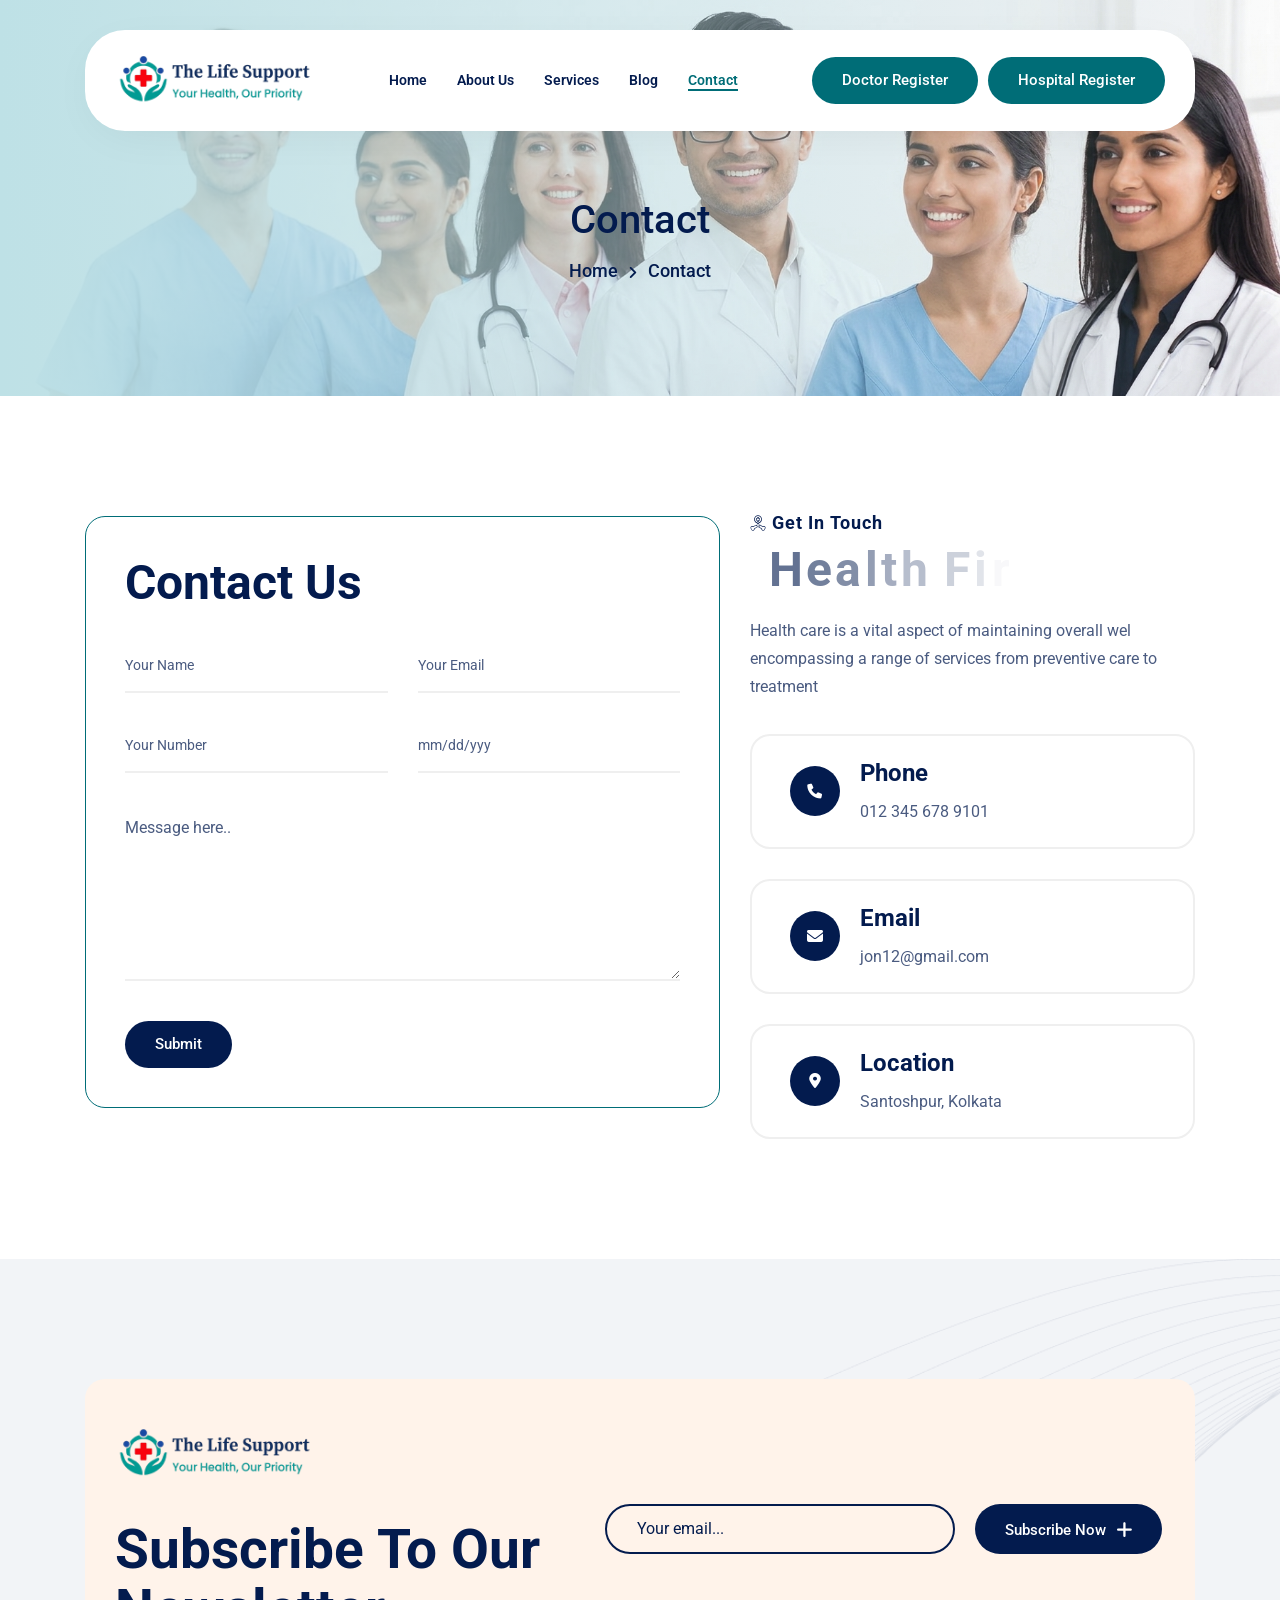
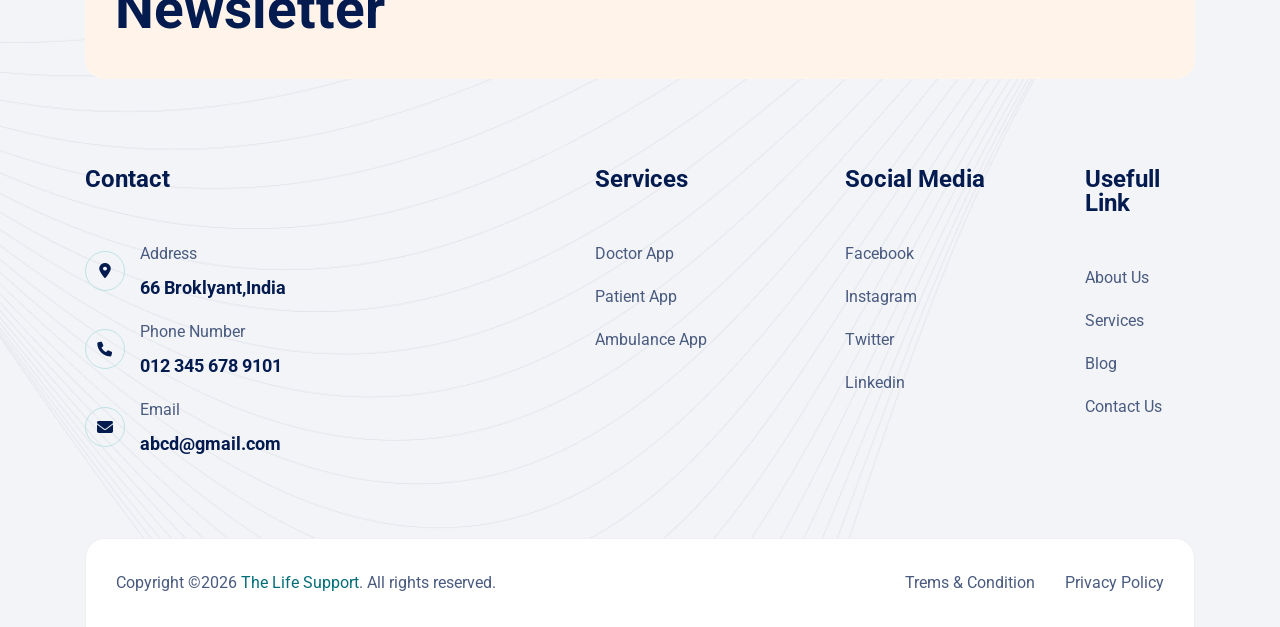
<file: contact.html>
<!DOCTYPE html>
<html lang="en">


<head>
    <meta charset="UTF-8" />
    <meta name="viewport" content="width=device-width, initial-scale=1.0" />
    <title> The Life Support</title>
    <!-- favicons Icons -->
    <link rel="apple-touch-icon" sizes="180x180" href="assets/images/favicons/apple-touch-icon.png" />
    <link rel="icon" type="image/png" sizes="32x32" href="assets/images/favicons/favicon-32x32.png" />
    <link rel="icon" type="image/png" sizes="16x16" href="assets/images/favicons/favicon-16x16.png" />
    <link rel="manifest" href="assets/images/favicons/site.webmanifest" />
    <meta name="description" content="Careon HTML 5 Template " />

    <!-- fonts -->
    <link rel="preconnect" href="https://fonts.googleapis.com/">
    <link rel="preconnect" href="https://fonts.gstatic.com/" crossorigin>
    <link href="https://fonts.googleapis.com/css2?family=Roboto:ital,wght@0,100..900;1,100..900&amp;display=swap"
        rel="stylesheet">


    <link rel="stylesheet" href="assets/css/bootstrap.min.css" />
    <link rel="stylesheet" href="assets/css/animate.min.css" />
    <link rel="stylesheet" href="assets/css/custom-animate.css" />
    <link rel="stylesheet" href="assets/css/swiper.min.css" />
    <link rel="stylesheet" href="assets/css/font-awesome-all.css" />
    <link rel="stylesheet" href="assets/css/jarallax.css" />
    <link rel="stylesheet" href="assets/css/jquery.magnific-popup.css" />
    <link rel="stylesheet" href="assets/css/flaticon.css">
    <link rel="stylesheet" href="assets/css/owl.carousel.min.css" />
    <link rel="stylesheet" href="assets/css/odometer.min.css" />
    <link rel="stylesheet" href="assets/css/owl.theme.default.min.css" />
    <link rel="stylesheet" href="assets/css/nice-select.css" />
    <link rel="stylesheet" href="assets/css/jquery-ui.css" />
    <link rel="stylesheet" href="assets/css/aos.css" />
    <link rel="stylesheet" href="assets/css/timePicker.css" />


    <link rel="stylesheet" href="assets/css/module-css/slider.css" />
    <link rel="stylesheet" href="assets/css/module-css/banner.css" />
    <link rel="stylesheet" href="assets/css/module-css/footer.css" />
    <link rel="stylesheet" href="assets/css/module-css/feature.css" />
    <link rel="stylesheet" href="assets/css/module-css/about.css" />
    <link rel="stylesheet" href="assets/css/module-css/brand.css" />
    <link rel="stylesheet" href="assets/css/module-css/service.css" />
    <link rel="stylesheet" href="assets/css/module-css/project.css" />
    <link rel="stylesheet" href="assets/css/module-css/team.css" />
    <link rel="stylesheet" href="assets/css/module-css/faq.css" />
    <link rel="stylesheet" href="assets/css/module-css/testimonial.css" />
    <link rel="stylesheet" href="assets/css/module-css/blog.css" />
    <link rel="stylesheet" href="assets/css/module-css/contact.css" />
    <link rel="stylesheet" href="assets/css/module-css/page-header.css" />

    <!-- template styles -->
    <link rel="stylesheet" href="assets/css/style.css" />
    <link rel="stylesheet" href="assets/css/responsive.css" />
</head>

<body class="custom-cursor">
    <!-- <div class="custom-cursor__cursor"></div>
    <div class="custom-cursor__cursor-two"></div>

    <div class="preloader">
        <div class="preloader__image"></div>
    </div> -->
    <!-- /.preloader -->


    <div class="page-wrapper">
        <header class="main-header">
            <div class="main-header__wrapper">
                <nav class="main-menu">
                    <div class="main-menu__wrapper">
                        <div class="container">
                            <div class="main-menu__wrapper-inner">
                                <div class="main-menu__left">
                                    <div class="main-menu__logo mainLogo">
                                        <a href="index.html"><img src="assets/images/resources/logo-1.png" alt=""></a>
                                    </div>
                                </div>
                                <div class="main-menu__main-menu-box">
                                    <a href="#" class="mobile-nav__toggler"><i class="fa fa-bars"></i></a>
                                    <ul class="main-menu__list">
                                        <li class="">
                                            <!-- dropdown -->
                                            <a href="index.html">Home </a>
                                        </li>
                                        <li>
                                            <a href="about.html">About Us</a>
                                        </li>

                                        <li class="#">
                                            <!-- dropdown -->
                                            <a href="services.html">Services</a>
                                        </li>

                                        <li class="#">
                                            <!-- dropdown -->
                                            <a href="blog.html">Blog</a>
                                        </li>
                                        <li>
                                            <a href="contact.html">Contact</a>
                                        </li>
                                    </ul>
                                </div>
                                <div class="main-menu__right">
                                    <div class="main-menu__thm-btn">
                                        <a href="sign-up.html" class="thm-btn">Doctor Register </a>
                                         
                                    </div>

                                    <div class="main-menu__thm-btn" style="margin-left: 10px;">
                                        <a href="sign-up.html" class="thm-btn">Hospital Register  </a>
                                        <!-- <span class="icon-plus"></span> -->
                                    </div>
                                </div>
                            </div>
                        </div>
                    </div>
                </nav>
            </div>
        </header>

        <div class="stricky-header stricked-menu main-menu">
            <div class="sticky-header__content"></div><!-- /.sticky-header__content -->
        </div><!-- /.stricky-header -->



        <!--Page Header Start-->
        <section class="page-header">
            <div class="page-header__bg" style="background-image: url(assets/images/backgrounds/page-header-bg.jpg);">
            </div>
            <div class="container">
                <div class="page-header__inner">
                    <h3>Contact</h3>
                    <div class="thm-breadcrumb__inner">
                        <ul class="thm-breadcrumb list-unstyled">
                            <li><a href="index.html">Home</a></li>
                            <li><span class="icon-arrow-left"></span></li>
                            <li>Contact</li>
                        </ul>
                    </div>
                </div>
            </div>
        </section>
        <!--Page Header End-->

        <!--Contact Page Start-->
        <section class="contact-page">
            <div class="container">
                <div class="row">
                    <div class="col-xl-7 col-lg-7">
                        <div class="contact-page__left">
                            <h3 class="contact-page__title">Contact Us</h3>
                            <form class="contact-form-validated contact-page__form" action="https://html.themehealer.com/careon/assets/inc/sendemail.php"
                                method="post" novalidate="novalidate">
                                <div class="row">
                                    <div class="col-xl-6 col-lg-6 col-md-6">
                                        <div class="contact-page__input-box">
                                            <input type="text" name="name" placeholder="Your Name" required="">
                                        </div>
                                    </div>
                                    <div class="col-xl-6 col-lg-6 col-md-6">
                                        <div class="contact-page__input-box">
                                            <input type="email" name="Email" placeholder="Your Email" required="">
                                        </div>
                                    </div>
                                    <div class="col-xl-6 col-lg-6 col-md-6">
                                        <div class="contact-page__input-box">
                                            <input type="text" name="number" placeholder="Your Number" required="">
                                        </div>
                                    </div>
                                    <div class="col-xl-6 col-lg-6 col-md-6">
                                        <div class="contact-page__input-box">
                                            <input type="text" placeholder="mm/dd/yyy" name="date" id="datepicker">
                                        </div>
                                    </div>
                                    <div class="col-xl-12">
                                        <div class="contact-page__input-box text-message-box">
                                            <textarea name="message" placeholder="Message here.."></textarea>
                                        </div>
                                        <div class="contact-page__btn-box">
                                            <button type="submit" class="thm-btn">Submit </button>
                                            <!-- <span class="icon-plus"></span> -->
                                        </div>
                                    </div>
                                </div>
                            </form>
                            <div class="result"></div>
                        </div>
                    </div>
                    <div class="col-xl-5 col-lg-5">
                        <div class="contact-page__right">
                            <div class="section-title text-left sec-title-animation animation-style2">
                                <h6 class="section-title__tagline"><span class="icon-broken-bone"></span>Get In Touch
                                </h6>
                                <h3 class="section-title__title title-animation">Health First Always
                                </h3>
                            </div>
                            <p class="contact-page__text">Health care is a vital aspect of maintaining overall wel
                                encompassing a range of services from preventive care to treatment </p>
                            <ul class="contact-page__contact-list list-unstyled">
                                <li>
                                    <div class="icon">
                                        <span class="icon-call"></span>
                                    </div>
                                    <div class="content">
                                        <h3>Phone</h3>
                                        <p><a href="tel:0123456789101">012 345 678 9101</a></p>
                                    </div>
                                </li>
                                <li>
                                    <div class="icon">
                                        <span class="icon-envolope"></span>
                                    </div>
                                    <div class="content">
                                        <h3>Email</h3>
                                        <p><a href="mailto:jon12@gmail.com">jon12@gmail.com</a></p>
                                    </div>
                                </li>
                                <li>
                                    <div class="icon">
                                        <span class="icon-pin"></span>
                                    </div>
                                    <div class="content">
                                        <h3>Location</h3>
                                        <p>Santoshpur, Kolkata</p>
                                    </div>
                                </li>
                            </ul>
                        </div>
                    </div>
                </div>
            </div>
        </section>
        <!--Contact Page End-->

        <!--Site Footer Start-->
        <footer class="site-footer">
            <div class="site-footer__bg-shape"
                style="background-image: url(assets/images/shapes/site-footer-bg-shape.png);"></div>
            <div class="site-footer__newsletter">
                <div class="container">
                    <div class="site-footer__newsletter-inner">
                        <div class="site-footer__newsletter-inner-title-box">
                            <div class="footer-widget__logo mainLogo">
                                <a href="index.html"><img src="assets/images/resources/logo-1.png" alt=""></a>
                            </div>
                            <h2 class="site-footer__newsletter-title">Subscribe To Our <br>Newsletter</h2>
                        </div>
                        <div class="site-footer__newsletter-form">
                            <form class="site-footer__newsletter-form">
                                <div class="site-footer__newsletter-input">
                                    <input type="email" placeholder="Your email...">
                                </div>
                                <button type="submit" class="thm-btn">Subscribe Now <span class="icon-plus"></span>
                                </button>
                            </form>
                        </div>
                    </div>
                </div>
            </div>
            <div class="site-footer__top">
                <div class="container">
                    <div class="site-footer__top-inner">
                        <div class="row">
                            <div class="col-xl-5 col-lg-6 col-md-6 wow fadeInUp" data-wow-delay="100ms">
                                <div class="footer-widget__contact-info">
                                    <h4 class="footer-widget__title">Contact</h4>
                                    <ul class="footer-widget__contact-list list-unstyled">
                                        <li>
                                            <div class="footer-widget__contact-icon">
                                                <span class="icon-pin"></span>
                                            </div>
                                            <div class="footer-widget__contact-content">
                                                <span>Address</span>
                                                <p class="footer-widget__contact-text">66 Broklyant,India</p>
                                            </div>
                                        </li>
                                        <li>
                                            <div class="footer-widget__contact-icon">
                                                <span class="icon-call"></span>
                                            </div>
                                            <div class="footer-widget__contact-content">
                                                <span>Phone Number</span>
                                                <p class="footer-widget__contact-text"><a href="tel:0123456789101">012
                                                        345
                                                        678 9101</a></p>
                                            </div>
                                        </li>
                                        <li>
                                            <div class="footer-widget__contact-icon">
                                                <span class="icon-envolope"></span>
                                            </div>
                                            <div class="footer-widget__contact-content">
                                                <span>Email</span>
                                                <p class="footer-widget__contact-text"><a
                                                        href="mailto:abcd@gmail.com">abcd@gmail.com</a></p>
                                            </div>
                                        </li>
                                    </ul>
                                </div>
                            </div>
                            <div class="col-xl-3 col-lg-6 col-md-6 wow fadeInUp" data-wow-delay="200ms">
                                <div class="footer-widget__services">
                                    <h4 class="footer-widget__title">Services</h4>
                                    <ul class="footer-widget__services-link-list list-unstyled">
                                        <li>
                                            <a href="#">Doctor App</a>
                                        </li>
                                        <li>
                                            <a href="#">Patient App</a>
                                        </li>
                                        <li>
                                            <a href="#">Ambulance App</a>
                                        </li>
                                    </ul>
                                </div>
                            </div>
                            <div class="col-xl-2 col-lg-6 col-md-6 wow fadeInUp" data-wow-delay="300ms">
                                <div class="footer-widget__social-media">
                                    <div class="footer-widget__title-box">
                                        <h3 class="footer-widget__title">Social Media</h3>
                                    </div>
                                    <ul class="footer-widget__services-link-list list-unstyled">
                                        <li>
                                            <a href="contact.html">Facebook</a>
                                        </li>
                                        <li>
                                            <a href="contact.html">Instagram</a>
                                        </li>
                                        <li>
                                            <a href="contact.html">Twitter</a>
                                        </li>
                                        <li>
                                            <a href="contact.html">Linkedin</a>
                                        </li>
                                    </ul>
                                </div>
                            </div>
                            <div class="col-xl-2 col-lg-6 col-md-6 wow fadeInUp" data-wow-delay="400ms">
                                <div class="footer-widget__page-link">
                                    <h4 class="footer-widget__title">Usefull Link</h4>
                                    <ul class="footer-widget__services-link-list list-unstyled">
                                        <li>
                                            <a href="about.html">About Us</a>
                                        </li>
                                        <li>
                                            <a href="services.html">Services</a>
                                        </li>
                                        <li>
                                            <a href="blog.html">Blog</a>
                                        </li>
                                        <li>
                                            <a href="contact.html">Contact Us</a>
                                        </li>
                                    </ul>
                                </div>
                            </div>
                        </div>
                    </div>
                </div>
            </div>
            <div class="site-footer__bottom">
                <div class="container">
                    <div class="row">
                        <div class="col-xl-12">
                            <div class="site-footer__bottom-inner">
                                <div class="site-footer__copyright">
                                    <p class="site-footer__copyright-text">Copyright ©2026 <a
                                            href="index.html">The Life Support</a>. All rights reserved.</p>
                                </div>
                                <div class="site-footer__bottom-menu-box">
                                    <ul class="list-unstyled site-footer__bottom-menu">
                                        <li><a href="trems-condition.html">Trems & Condition</a></li>
                                        <li><a href="privacy-policy.html">Privacy Policy</a></li>
                                    </ul>
                                </div>
                            </div>
                        </div>
                    </div>
                </div>
            </div>
        </footer>
        <!--Site Footer End-->

    </div><!-- /.page-wrapper -->


    <div class="mobile-nav__wrapper">
        <div class="mobile-nav__overlay mobile-nav__toggler"></div>
        <!-- /.mobile-nav__overlay -->
        <div class="mobile-nav__content">
            <span class="mobile-nav__close mobile-nav__toggler"><i class="fa fa-times"></i></span>

            <div class="logo-box mainLogo">
                <a href="index.html" aria-label="logo image"><img src="assets/images/resources/logo-3.png" width="135"
                        alt="" /></a>
            </div>
            <!-- /.logo-box -->
            <div class="mobile-nav__container"></div>
            <!-- /.mobile-nav__container -->

            <ul class="mobile-nav__contact list-unstyled">
                <li>
                    <i class="fa fa-envelope"></i>
                    <a href="mailto:needhelp@packageName__.com">needhelp@careon.com</a>
                </li>
                <li>
                    <i class="fas fa-phone"></i>
                    <a href="tel:666-888-0000">666 888 0000</a>
                </li>
            </ul><!-- /.mobile-nav__contact -->
            <div class="mobile-nav__top">
                <div class="mobile-nav__social">
                    <a href="#" class="fab fa-twitter"></a>
                    <a href="#" class="fab fa-facebook-square"></a>
                    <a href="#" class="fab fa-pinterest-p"></a>
                    <a href="#" class="fab fa-instagram"></a>
                </div><!-- /.mobile-nav__social -->
            </div><!-- /.mobile-nav__top -->



        </div>
        <!-- /.mobile-nav__content -->
    </div>
    <!-- /.mobile-nav__wrapper -->

    <div class="search-popup">
        <div class="search-popup__overlay search-toggler"></div>
        <!-- /.search-popup__overlay -->
        <div class="search-popup__content">
            <form action="#">
                <label for="search" class="sr-only">search here</label><!-- /.sr-only -->
                <input type="text" id="search" placeholder="Search Here..." />
                <button type="submit" aria-label="search submit" class="thm-btn">
                    <i class="fas fa-search"></i>
                </button>
            </form>
        </div>
        <!-- /.search-popup__content -->
    </div>
    <!-- /.search-popup -->

    <a href="#" data-target="html" class="scroll-to-target scroll-to-top">
        <span class="scroll-to-top__wrapper"><span class="scroll-to-top__inner"></span></span>
        <span class="scroll-to-top__text"> Go Back Top</span>
    </a>


    <script src="assets/js/jquery-3.6.0.min.js"></script>
    <script src="assets/js/bootstrap.bundle.min.js"></script>
    <script src="assets/js/jarallax.min.js"></script>
    <script src="assets/js/jquery.ajaxchimp.min.js"></script>
    <script src="assets/js/jquery.appear.min.js"></script>
    <script src="assets/js/swiper.min.js"></script>
    <script src="assets/js/jquery.circle-progress.min.js"></script>
    <script src="assets/js/jquery.magnific-popup.min.js"></script>
    <script src="assets/js/isotope.js"></script>
    <script src="assets/js/jquery.validate.min.js"></script>
    <script src="assets/js/wNumb.min.js"></script>
    <script src="assets/js/wow.js"></script>
    <script src="assets/js/owl.carousel.min.js"></script>
    <script src="assets/js/jquery-ui.js"></script>
    <script src="assets/js/odometer.min.js"></script>
    <script src="assets/js/jquery.nice-select.min.js"></script>
    <script src="assets/js/jquery-sidebar-content.js"></script>
    <script src="assets/js/gsap/gsap.js"></script>
    <script src="assets/js/gsap/ScrollTrigger.js"></script>
    <script src="assets/js/gsap/SplitText.js"></script>
    <script src="assets/js/aos.js"></script>
    <script src="assets/js/timePicker.js"></script>




    <!-- template js -->
    <script src="assets/js/script.js"></script>
</body>


</html>
</file>
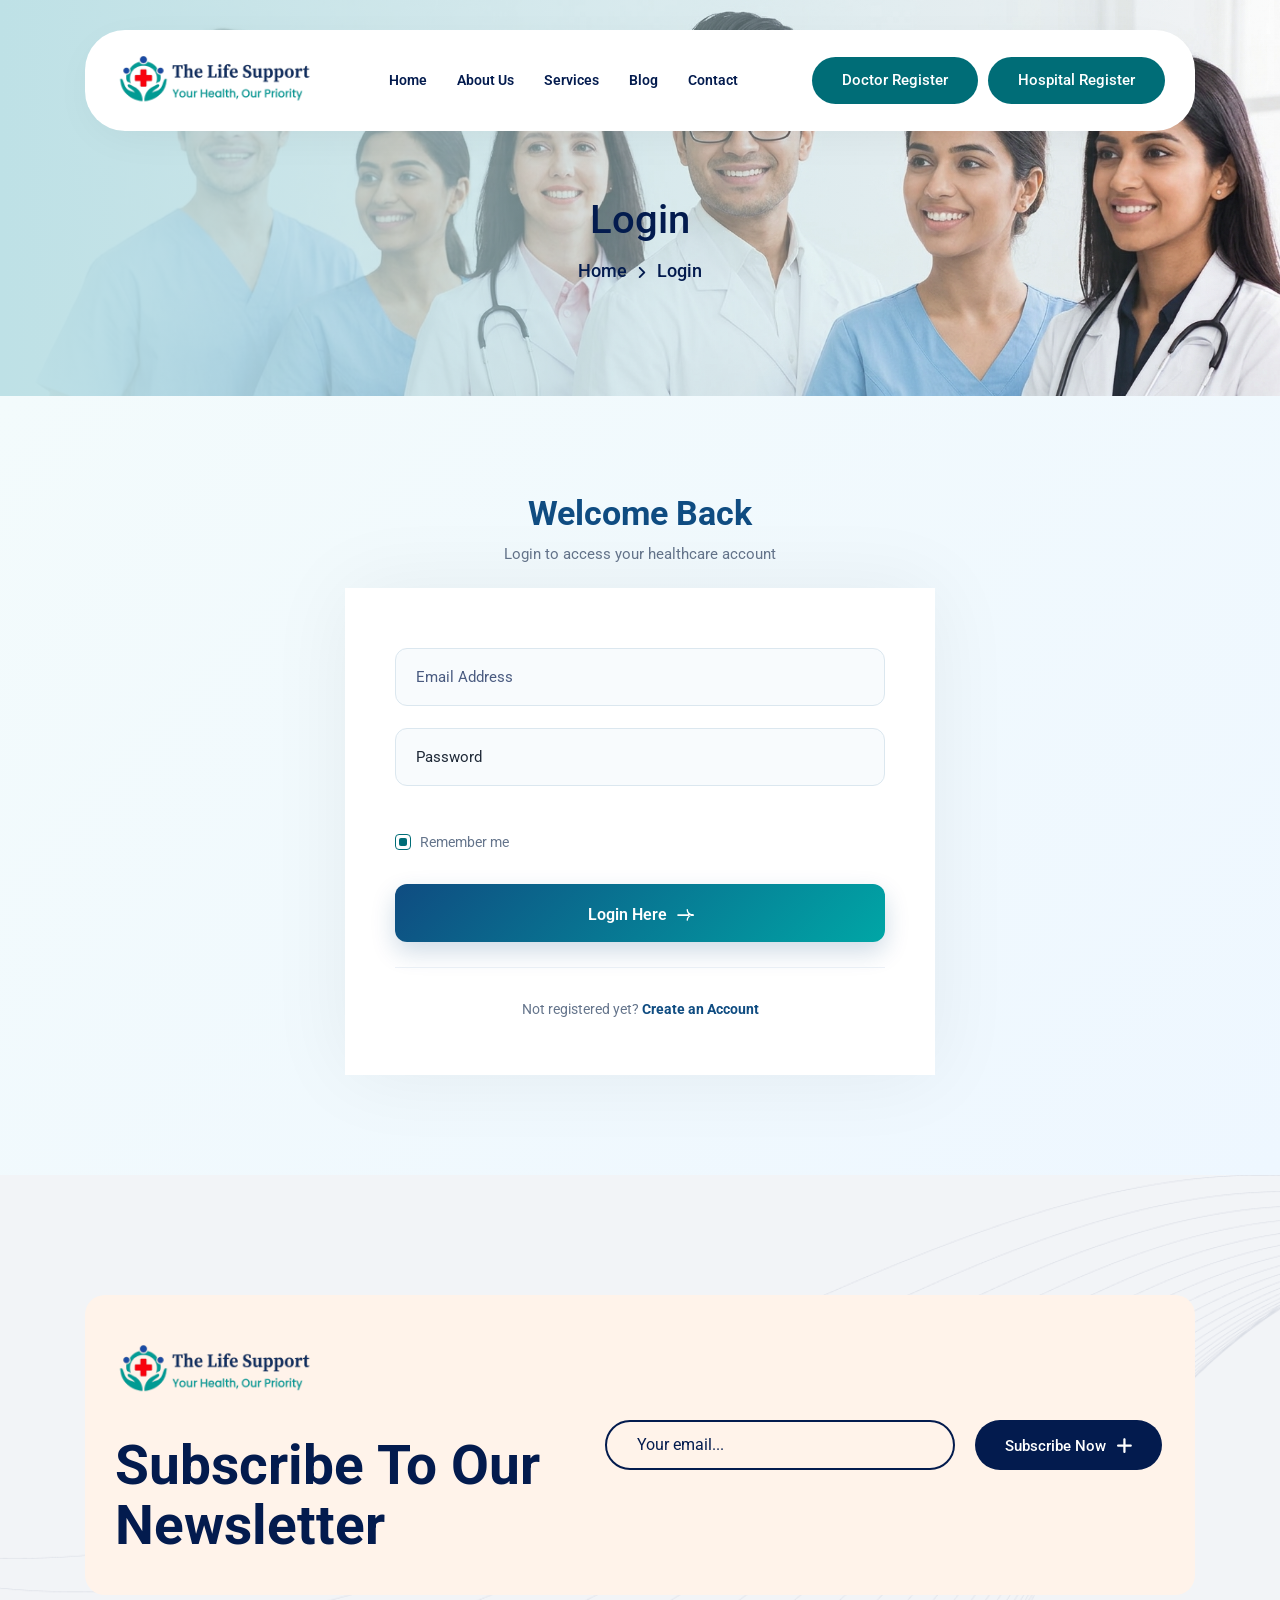
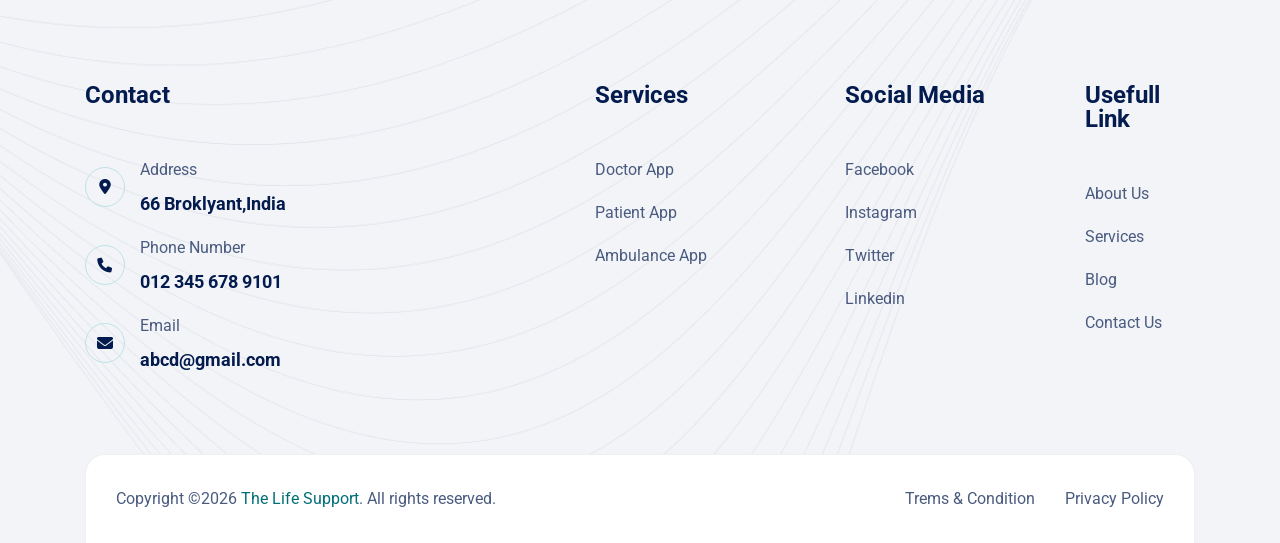
<file: login.html>
<!DOCTYPE html>
<html lang="en">


<head>
    <meta charset="UTF-8" />
    <meta name="viewport" content="width=device-width, initial-scale=1.0" />
    <title> The Life Support</title>
    <!-- favicons Icons -->
    <link rel="apple-touch-icon" sizes="180x180" href="assets/images/favicons/apple-touch-icon.png" />
    <link rel="icon" type="image/png" sizes="32x32" href="assets/images/favicons/favicon-32x32.png" />
    <link rel="icon" type="image/png" sizes="16x16" href="assets/images/favicons/favicon-16x16.png" />
    <link rel="manifest" href="assets/images/favicons/site.webmanifest" />
    <meta name="description" content="Careon HTML 5 Template " />

    <!-- fonts -->
    <link rel="preconnect" href="https://fonts.googleapis.com/">
    <link rel="preconnect" href="https://fonts.gstatic.com/" crossorigin>
    <link href="https://fonts.googleapis.com/css2?family=Roboto:ital,wght@0,100..900;1,100..900&amp;display=swap"
        rel="stylesheet">


    <link rel="stylesheet" href="assets/css/bootstrap.min.css" />
    <link rel="stylesheet" href="assets/css/animate.min.css" />
    <link rel="stylesheet" href="assets/css/custom-animate.css" />
    <link rel="stylesheet" href="assets/css/swiper.min.css" />
    <link rel="stylesheet" href="assets/css/font-awesome-all.css" />
    <link rel="stylesheet" href="assets/css/jarallax.css" />
    <link rel="stylesheet" href="assets/css/jquery.magnific-popup.css" />
    <link rel="stylesheet" href="assets/css/flaticon.css">
    <link rel="stylesheet" href="assets/css/owl.carousel.min.css" />
    <link rel="stylesheet" href="assets/css/odometer.min.css" />
    <link rel="stylesheet" href="assets/css/owl.theme.default.min.css" />
    <link rel="stylesheet" href="assets/css/nice-select.css" />
    <link rel="stylesheet" href="assets/css/jquery-ui.css" />
    <link rel="stylesheet" href="assets/css/aos.css" />
    <link rel="stylesheet" href="assets/css/timePicker.css" />


    <link rel="stylesheet" href="assets/css/module-css/slider.css" />
    <link rel="stylesheet" href="assets/css/module-css/banner.css" />
    <link rel="stylesheet" href="assets/css/module-css/footer.css" />
    <link rel="stylesheet" href="assets/css/module-css/feature.css" />
    <link rel="stylesheet" href="assets/css/module-css/about.css" />
    <link rel="stylesheet" href="assets/css/module-css/brand.css" />
    <link rel="stylesheet" href="assets/css/module-css/service.css" />
    <link rel="stylesheet" href="assets/css/module-css/project.css" />
    <link rel="stylesheet" href="assets/css/module-css/team.css" />
    <link rel="stylesheet" href="assets/css/module-css/faq.css" />
    <link rel="stylesheet" href="assets/css/module-css/testimonial.css" />
    <link rel="stylesheet" href="assets/css/module-css/blog.css" />
    <link rel="stylesheet" href="assets/css/module-css/contact.css" />
    <link rel="stylesheet" href="assets/css/module-css/page-header.css" />
    <link rel="stylesheet" href="assets/css/module-css/appiontment.css" />
    <link rel="stylesheet" href="assets/css/module-css/error-page.css" />
    <link rel="stylesheet" href="assets/css/module-css/shop.css" />

    <!-- template styles -->
    <link rel="stylesheet" href="assets/css/style.css" />
    <link rel="stylesheet" href="assets/css/responsive.css" />
</head>

<body class="custom-cursor">
    <!-- <div class="custom-cursor__cursor"></div>
    <div class="custom-cursor__cursor-two"></div>

    <div class="preloader">
        <div class="preloader__image"></div>
    </div> -->
    <!-- /.preloader -->






    <div class="page-wrapper">
        <header class="main-header">
            <div class="main-header__wrapper">
                <nav class="main-menu">
                    <div class="main-menu__wrapper">
                        <div class="container">
                            <div class="main-menu__wrapper-inner">
                                <div class="main-menu__left">
                                    <div class="main-menu__logo mainLogo">
                                        <a href="index.html"><img src="assets/images/resources/logo-1.png" alt=""></a>
                                    </div>
                                </div>
                                <div class="main-menu__main-menu-box">
                                    <a href="#" class="mobile-nav__toggler"><i class="fa fa-bars"></i></a>
                                    <ul class="main-menu__list">
                                        <li class="">
                                            <!-- dropdown -->
                                            <a href="index.html">Home </a>
                                        </li>
                                        <li>
                                            <a href="about.html">About Us</a>
                                        </li>

                                        <li class="#">
                                            <!-- dropdown -->
                                            <a href="services.html">Services</a>
                                        </li>

                                        <li class="#">
                                            <!-- dropdown -->
                                            <a href="blog.html">Blog</a>
                                        </li>
                                        <li>
                                            <a href="contact.html">Contact</a>
                                        </li>
                                    </ul>
                                </div>
                                <div class="main-menu__right">
                                    <div class="main-menu__thm-btn">
                                        <a href="sign-up.html" class="thm-btn">Doctor Register </a>

                                    </div>

                                    <div class="main-menu__thm-btn" style="margin-left: 10px;">
                                        <a href="sign-up.html" class="thm-btn">Hospital Register </a>
                                        <!-- <span class="icon-plus"></span> -->
                                    </div>
                                </div>
                            </div>
                        </div>
                    </div>
                </nav>
            </div>
        </header>

        <div class="stricky-header stricked-menu main-menu">
            <div class="sticky-header__content"></div><!-- /.sticky-header__content -->
        </div><!-- /.stricky-header -->

        <!--Page Header Start-->
        <section class="page-header">
            <div class="page-header__bg" style="background-image: url(assets/images/backgrounds/page-header-bg.jpg);">
            </div>
            <div class="container">
                <div class="page-header__inner">
                    <h3>Login</h3>
                    <div class="thm-breadcrumb__inner">
                        <ul class="thm-breadcrumb list-unstyled">
                            <li><a href="index.html">Home</a></li>
                            <li><span class="icon-arrow-left"></span></li>
                            <li>Login</li>
                        </ul>
                    </div>
                </div>
            </div>
        </section>
        <!--Page Header End-->

        <!--Start Login One-->
        <section class="login-one"
            style="padding: 100px 0; background: linear-gradient(135deg, #f3fbfc 0%, #eef7ff 100%);">
            <div class="container">
                <div class="login-one__form">

                    <div class="inner-title " style="padding-bottom: 20px; text-align: center;">
                        <h2 style="color: #0f4c81; font-size: 34px; font-weight: 700; margin-bottom: 10px;">
                            Welcome Back
                        </h2>

                        <p style="color: #64748b; font-size: 15px; margin: 0;">
                            Login to access your healthcare account
                        </p>
                    </div>

                    <form id="login-one__form" name="Login-one_form" action="#" method="post">

                        <div class="row">

                            <div class="col-xl-12">
                                <div class="form-group" style="margin-bottom: 22px;">
                                    <div class="input-box" style="position: relative;">
                                        <input type="email" name="form_email" id="formEmail" placeholder="Email Address"
                                            required value="" style="
                                        width: 100%;
                                        height: 58px;
                                        padding: 0 20px;
                                        border: 1px solid #dbe7ef;
                                        border-radius: 12px;
                                        background: #f8fbfd;
                                        color: #1f2937;
                                        font-size: 15px;
                                        outline: none;
                                    ">
                                    </div>
                                </div>
                            </div>

                            <div class="col-xl-12">
                                <div class="form-group" style="margin-bottom: 18px;">
                                    <div class="input-box" style="position: relative;">
                                        <input type="password" name="form_password" id="formPassword"
                                            placeholder="Password" required value="" style="
                                        width: 100%;
                                        height: 58px;
                                        padding: 0 20px;
                                        border: 1px solid #dbe7ef;
                                        border-radius: 12px;
                                        background: #f8fbfd;
                                        color: #1f2937;
                                        font-size: 15px;
                                        outline: none;
                                    ">
                                    </div>
                                </div>
                            </div>

                            <div class="col-xl-12">
                                <div class="remember-forget" style="
                                display: flex;
                                align-items: center;
                                justify-content: space-between;
                                margin-bottom: 28px;
                                gap: 15px;
                            ">

                                    <div class="checked-box1">
                                        <input type="checkbox" name="saveMyInfo" id="saveinfo" checked>

                                        <label for="saveinfo" style="color: #64748b; font-size: 14px;">
                                            <span></span>
                                            Remember me
                                        </label>
                                    </div>

                                    <!-- <div class="forget">
                                <a href="#"
                                    style="
                                        color: #00a6a6;
                                        font-size: 14px;
                                        font-weight: 600;
                                        text-decoration: none;
                                    ">
                                    Forgot Password?
                                </a>
                            </div> -->

                                </div>
                            </div>

                            <div class="col-xl-12">
                                <div class="form-group" style="margin-bottom: 25px;">
                                    <button class="thm-btn" type="submit" data-loading-text="Please wait..." style="
                                    width: 100%;
                                    height: 58px;
                                    border: 0;
                                    border-radius: 12px;
                                    background: linear-gradient(135deg, #0f4c81, #00a6a6);
                                    color: #ffffff;
                                    font-size: 16px;
                                    font-weight: 600;
                                    cursor: pointer;
                                    box-shadow: 0 10px 25px rgba(15, 76, 129, 0.20);
                                ">
                                        Login Here
                                        <span class="icon-right-arrow"></span>
                                    </button>
                                </div>
                            </div>

                            <div class="col-xl-12">
                                <div class="create-account text-center" style="
                                padding-top: 5px;
                                border-top: 1px solid #edf2f7;
                            ">
                                    <p style="
                                margin: 22px 0 0;
                                color: #64748b;
                                font-size: 14px;
                            ">
                                        Not registered yet?
                                        <a href="sign-up.html" style="
                                        color: #0f4c81;
                                        font-weight: 700;
                                        text-decoration: none;
                                    ">
                                            Create an Account
                                        </a>
                                    </p>
                                </div>
                            </div>

                        </div>
                    </form>
                </div>
            </div>
        </section>
        <!--End Login One-->

        <!--Site Footer Start-->
        <footer class="site-footer">
            <div class="site-footer__bg-shape"
                style="background-image: url(assets/images/shapes/site-footer-bg-shape.png);"></div>
            <div class="site-footer__newsletter">
                <div class="container">
                    <div class="site-footer__newsletter-inner">
                        <div class="site-footer__newsletter-inner-title-box">
                            <div class="footer-widget__logo mainLogo">
                                <a href="index.html"><img src="assets/images/resources/logo-1.png" alt=""></a>
                            </div>
                            <h2 class="site-footer__newsletter-title">Subscribe To Our <br>Newsletter</h2>
                        </div>
                        <div class="site-footer__newsletter-form">
                            <form class="site-footer__newsletter-form">
                                <div class="site-footer__newsletter-input">
                                    <input type="email" placeholder="Your email...">
                                </div>
                                <button type="submit" class="thm-btn">Subscribe Now <span class="icon-plus"></span>
                                </button>
                            </form>
                        </div>
                    </div>
                </div>
            </div>
            <div class="site-footer__top">
                <div class="container">
                    <div class="site-footer__top-inner">
                        <div class="row">
                            <div class="col-xl-5 col-lg-6 col-md-6 wow fadeInUp" data-wow-delay="100ms">
                                <div class="footer-widget__contact-info">
                                    <h4 class="footer-widget__title">Contact</h4>
                                    <ul class="footer-widget__contact-list list-unstyled">
                                        <li>
                                            <div class="footer-widget__contact-icon">
                                                <span class="icon-pin"></span>
                                            </div>
                                            <div class="footer-widget__contact-content">
                                                <span>Address</span>
                                                <p class="footer-widget__contact-text">66 Broklyant,India</p>
                                            </div>
                                        </li>
                                        <li>
                                            <div class="footer-widget__contact-icon">
                                                <span class="icon-call"></span>
                                            </div>
                                            <div class="footer-widget__contact-content">
                                                <span>Phone Number</span>
                                                <p class="footer-widget__contact-text"><a href="tel:0123456789101">012
                                                        345
                                                        678 9101</a></p>
                                            </div>
                                        </li>
                                        <li>
                                            <div class="footer-widget__contact-icon">
                                                <span class="icon-envolope"></span>
                                            </div>
                                            <div class="footer-widget__contact-content">
                                                <span>Email</span>
                                                <p class="footer-widget__contact-text"><a
                                                        href="mailto:abcd@gmail.com">abcd@gmail.com</a></p>
                                            </div>
                                        </li>
                                    </ul>
                                </div>
                            </div>
                            <div class="col-xl-3 col-lg-6 col-md-6 wow fadeInUp" data-wow-delay="200ms">
                                <div class="footer-widget__services">
                                    <h4 class="footer-widget__title">Services</h4>
                                    <ul class="footer-widget__services-link-list list-unstyled">
                                        <li>
                                            <a href="#">Doctor App</a>
                                        </li>
                                        <li>
                                            <a href="#">Patient App</a>
                                        </li>
                                        <li>
                                            <a href="#">Ambulance App</a>
                                        </li>
                                    </ul>
                                </div>
                            </div>
                            <div class="col-xl-2 col-lg-6 col-md-6 wow fadeInUp" data-wow-delay="300ms">
                                <div class="footer-widget__social-media">
                                    <div class="footer-widget__title-box">
                                        <h3 class="footer-widget__title">Social Media</h3>
                                    </div>
                                    <ul class="footer-widget__services-link-list list-unstyled">
                                        <li>
                                            <a href="contact.html">Facebook</a>
                                        </li>
                                        <li>
                                            <a href="contact.html">Instagram</a>
                                        </li>
                                        <li>
                                            <a href="contact.html">Twitter</a>
                                        </li>
                                        <li>
                                            <a href="contact.html">Linkedin</a>
                                        </li>
                                    </ul>
                                </div>
                            </div>
                            <div class="col-xl-2 col-lg-6 col-md-6 wow fadeInUp" data-wow-delay="400ms">
                                <div class="footer-widget__page-link">
                                    <h4 class="footer-widget__title">Usefull Link</h4>
                                    <ul class="footer-widget__services-link-list list-unstyled">
                                        <li>
                                            <a href="about.html">About Us</a>
                                        </li>
                                        <li>
                                            <a href="services.html">Services</a>
                                        </li>
                                        <li>
                                            <a href="blog.html">Blog</a>
                                        </li>
                                        <li>
                                            <a href="contact.html">Contact Us</a>
                                        </li>
                                    </ul>
                                </div>
                            </div>
                        </div>
                    </div>
                </div>
            </div>
            <div class="site-footer__bottom">
                <div class="container">
                    <div class="row">
                        <div class="col-xl-12">
                            <div class="site-footer__bottom-inner">
                                <div class="site-footer__copyright">
                                    <p class="site-footer__copyright-text">Copyright ©2026 <a href="index.html">The Life
                                            Support</a>. All rights reserved.</p>
                                </div>
                                <div class="site-footer__bottom-menu-box">
                                    <ul class="list-unstyled site-footer__bottom-menu">
                                        <li><a href="trems-condition.html">Trems & Condition</a></li>
                                        <li><a href="privacy-policy.html">Privacy Policy</a></li>
                                    </ul>
                                </div>
                            </div>
                        </div>
                    </div>
                </div>
            </div>
        </footer>
        <!--Site Footer End-->




    </div><!-- /.page-wrapper -->


    <div class="mobile-nav__wrapper">
        <div class="mobile-nav__overlay mobile-nav__toggler"></div>
        <!-- /.mobile-nav__overlay -->
        <div class="mobile-nav__content">
            <span class="mobile-nav__close mobile-nav__toggler"><i class="fa fa-times"></i></span>

            <div class="logo-box">
                <a href="index.html" aria-label="logo image"><img src="assets/images/resources/logo-3.png" width="135"
                        alt="" /></a>
            </div>
            <!-- /.logo-box -->
            <div class="mobile-nav__container"></div>
            <!-- /.mobile-nav__container -->

            <ul class="mobile-nav__contact list-unstyled">
                <li>
                    <i class="fa fa-envelope"></i>
                    <a href="mailto:needhelp@packageName__.com">needhelp@careon.com</a>
                </li>
                <li>
                    <i class="fas fa-phone"></i>
                    <a href="tel:666-888-0000">666 888 0000</a>
                </li>
            </ul><!-- /.mobile-nav__contact -->
            <div class="mobile-nav__top">
                <div class="mobile-nav__social">
                    <a href="#" class="fab fa-twitter"></a>
                    <a href="#" class="fab fa-facebook-square"></a>
                    <a href="#" class="fab fa-pinterest-p"></a>
                    <a href="#" class="fab fa-instagram"></a>
                </div><!-- /.mobile-nav__social -->
            </div><!-- /.mobile-nav__top -->



        </div>
        <!-- /.mobile-nav__content -->
    </div>
    <!-- /.mobile-nav__wrapper -->

    <div class="search-popup">
        <div class="search-popup__overlay search-toggler"></div>
        <!-- /.search-popup__overlay -->
        <div class="search-popup__content">
            <form action="#">
                <label for="search" class="sr-only">search here</label><!-- /.sr-only -->
                <input type="text" id="search" placeholder="Search Here..." />
                <button type="submit" aria-label="search submit" class="thm-btn">
                    <i class="fas fa-search"></i>
                </button>
            </form>
        </div>
        <!-- /.search-popup__content -->
    </div>
    <!-- /.search-popup -->

    <a href="#" data-target="html" class="scroll-to-target scroll-to-top">
        <span class="scroll-to-top__wrapper"><span class="scroll-to-top__inner"></span></span>
        <span class="scroll-to-top__text"> Go Back Top</span>
    </a>


    <script src="assets/js/jquery-3.6.0.min.js"></script>
    <script src="assets/js/bootstrap.bundle.min.js"></script>
    <script src="assets/js/jarallax.min.js"></script>
    <script src="assets/js/jquery.ajaxchimp.min.js"></script>
    <script src="assets/js/jquery.appear.min.js"></script>
    <script src="assets/js/swiper.min.js"></script>
    <script src="assets/js/jquery.circle-progress.min.js"></script>
    <script src="assets/js/jquery.magnific-popup.min.js"></script>
    <script src="assets/js/isotope.js"></script>
    <script src="assets/js/jquery.validate.min.js"></script>
    <script src="assets/js/wNumb.min.js"></script>
    <script src="assets/js/wow.js"></script>
    <script src="assets/js/owl.carousel.min.js"></script>
    <script src="assets/js/jquery-ui.js"></script>
    <script src="assets/js/odometer.min.js"></script>
    <script src="assets/js/jquery.nice-select.min.js"></script>
    <script src="assets/js/jquery-sidebar-content.js"></script>
    <script src="assets/js/gsap/gsap.js"></script>
    <script src="assets/js/gsap/ScrollTrigger.js"></script>
    <script src="assets/js/gsap/SplitText.js"></script>
    <script src="assets/js/aos.js"></script>
    <script src="assets/js/timePicker.js"></script>




    <!-- template js -->
    <script src="assets/js/script.js"></script>
</body>


</html>
</file>
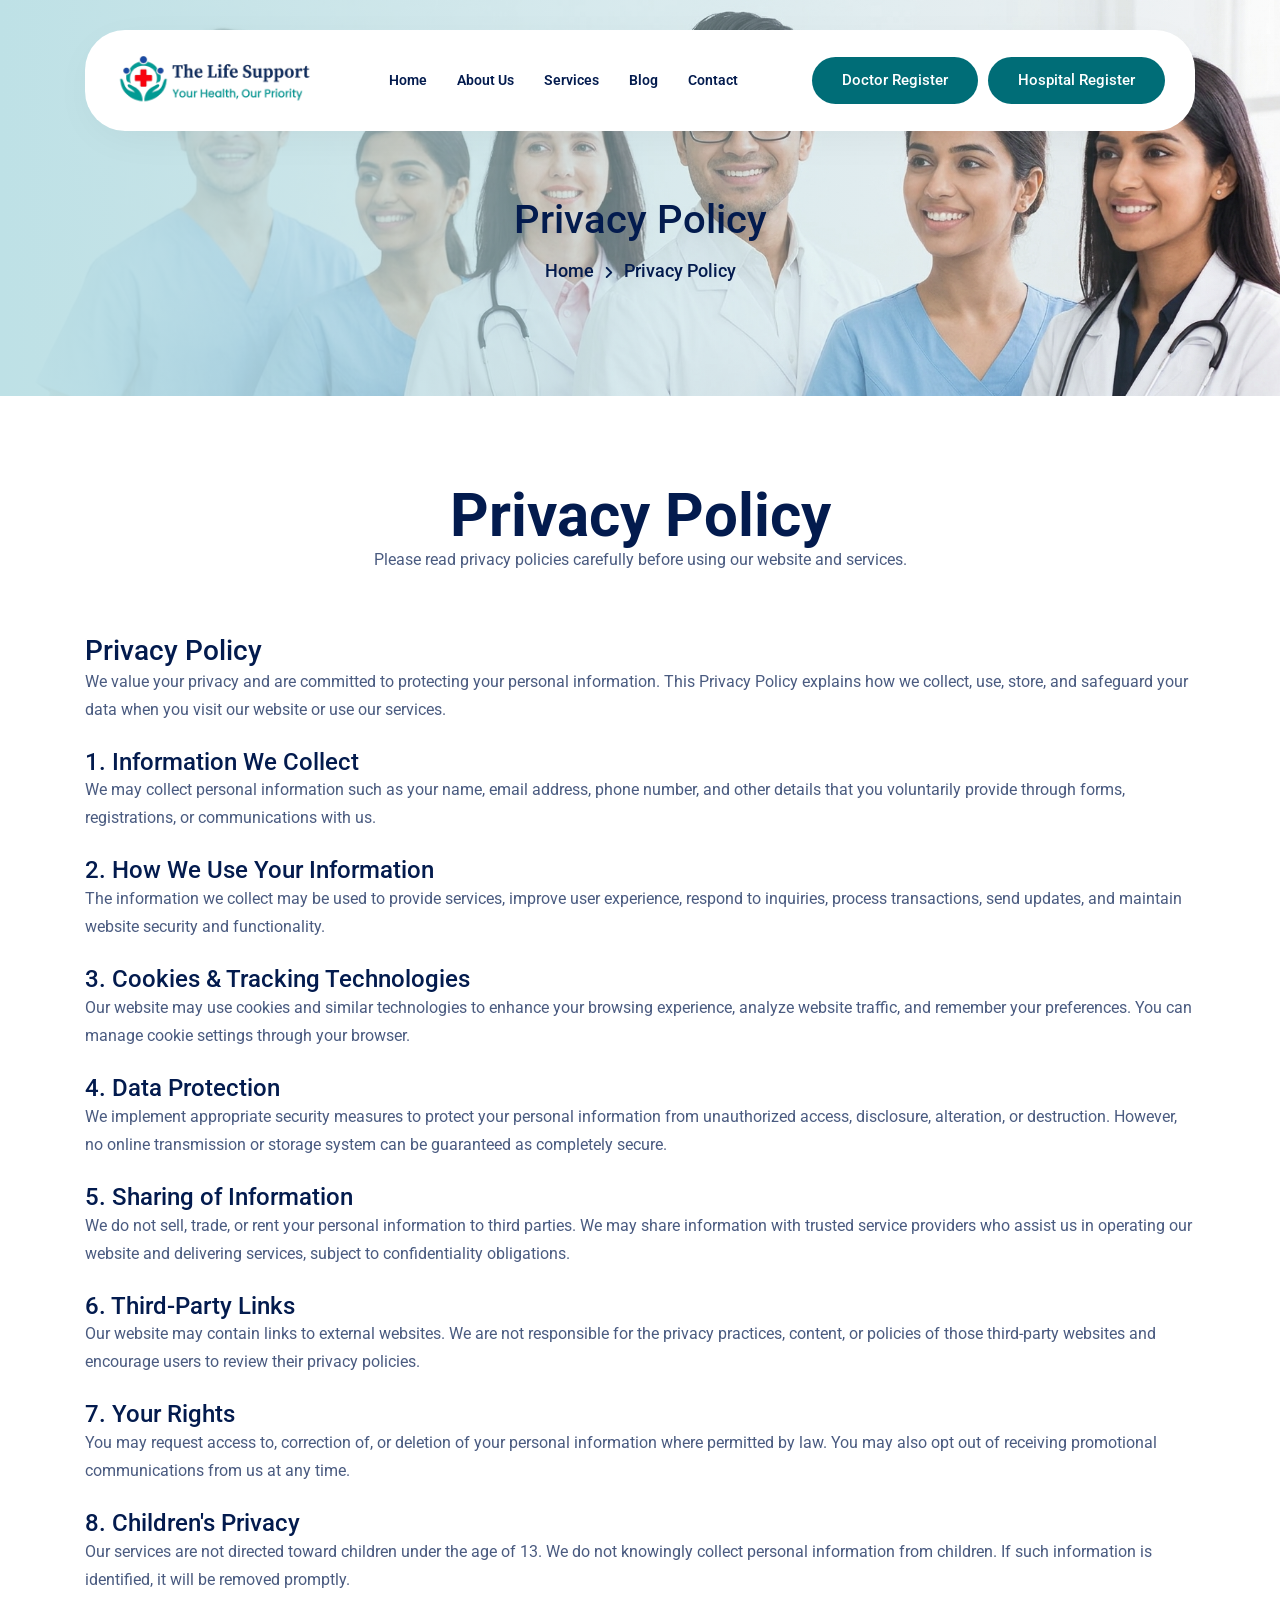
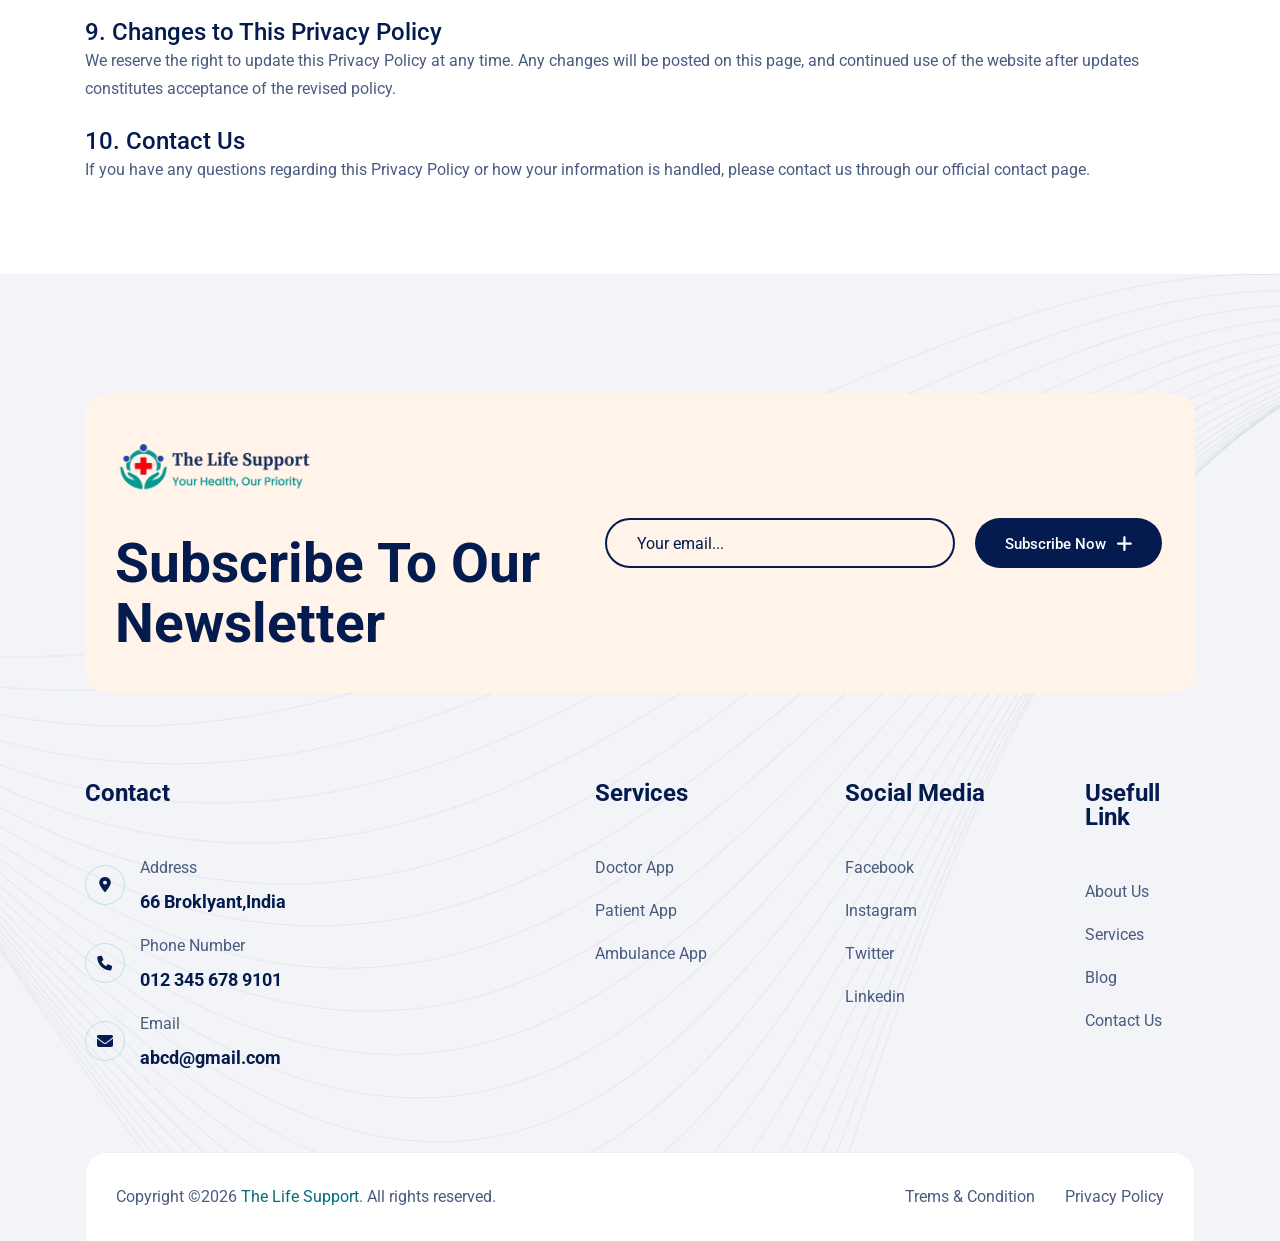
<file: privacy-policy.html>
<!DOCTYPE html>
<html lang="en">


<head>
    <meta charset="UTF-8" />
    <meta name="viewport" content="width=device-width, initial-scale=1.0" />
    <title> The Life Support</title>
    <!-- favicons Icons -->
    <link rel="apple-touch-icon" sizes="180x180" href="assets/images/favicons/apple-touch-icon.png" />
    <link rel="icon" type="image/png" sizes="32x32" href="assets/images/favicons/favicon-32x32.png" />
    <link rel="icon" type="image/png" sizes="16x16" href="assets/images/favicons/favicon-16x16.png" />
    <link rel="manifest" href="assets/images/favicons/site.webmanifest" />
    <meta name="description" content="Careon HTML 5 Template " />

    <!-- fonts -->
    <link rel="preconnect" href="https://fonts.googleapis.com/">
    <link rel="preconnect" href="https://fonts.gstatic.com/" crossorigin>
    <link href="https://fonts.googleapis.com/css2?family=Roboto:ital,wght@0,100..900;1,100..900&amp;display=swap"
        rel="stylesheet">


    <link rel="stylesheet" href="assets/css/bootstrap.min.css" />
    <link rel="stylesheet" href="assets/css/animate.min.css" />
    <link rel="stylesheet" href="assets/css/custom-animate.css" />
    <link rel="stylesheet" href="assets/css/swiper.min.css" />
    <link rel="stylesheet" href="assets/css/font-awesome-all.css" />
    <link rel="stylesheet" href="assets/css/jarallax.css" />
    <link rel="stylesheet" href="assets/css/jquery.magnific-popup.css" />
    <link rel="stylesheet" href="assets/css/flaticon.css">
    <link rel="stylesheet" href="assets/css/owl.carousel.min.css" />
    <link rel="stylesheet" href="assets/css/odometer.min.css" />
    <link rel="stylesheet" href="assets/css/owl.theme.default.min.css" />
    <link rel="stylesheet" href="assets/css/nice-select.css" />
    <link rel="stylesheet" href="assets/css/jquery-ui.css" />
    <link rel="stylesheet" href="assets/css/aos.css" />
    <link rel="stylesheet" href="assets/css/timePicker.css" />


    <link rel="stylesheet" href="assets/css/module-css/slider.css" />
    <link rel="stylesheet" href="assets/css/module-css/banner.css" />
    <link rel="stylesheet" href="assets/css/module-css/footer.css" />
    <link rel="stylesheet" href="assets/css/module-css/feature.css" />
    <link rel="stylesheet" href="assets/css/module-css/about.css" />
    <link rel="stylesheet" href="assets/css/module-css/brand.css" />
    <link rel="stylesheet" href="assets/css/module-css/service.css" />
    <link rel="stylesheet" href="assets/css/module-css/project.css" />
    <link rel="stylesheet" href="assets/css/module-css/team.css" />
    <link rel="stylesheet" href="assets/css/module-css/faq.css" />
    <link rel="stylesheet" href="assets/css/module-css/testimonial.css" />
    <link rel="stylesheet" href="assets/css/module-css/blog.css" />
    <link rel="stylesheet" href="assets/css/module-css/contact.css" />
    <link rel="stylesheet" href="assets/css/module-css/page-header.css" />
    <link rel="stylesheet" href="assets/css/module-css/appiontment.css" />
    <link rel="stylesheet" href="assets/css/module-css/error-page.css" />
    <link rel="stylesheet" href="assets/css/module-css/shop.css" />

    <!-- template styles -->
    <link rel="stylesheet" href="assets/css/style.css" />
    <link rel="stylesheet" href="assets/css/responsive.css" />
</head>

<body class="custom-cursor">
    <!-- <div class="custom-cursor__cursor"></div>
    <div class="custom-cursor__cursor-two"></div>

    <div class="preloader">
        <div class="preloader__image"></div>
    </div> -->
    <!-- /.preloader -->






    <div class="page-wrapper">
        <header class="main-header">
            <div class="main-header__wrapper">
                <nav class="main-menu">
                    <div class="main-menu__wrapper">
                        <div class="container">
                            <div class="main-menu__wrapper-inner">
                                <div class="main-menu__left">
                                    <div class="main-menu__logo mainLogo">
                                        <a href="index.html"><img src="assets/images/resources/logo-1.png" alt=""></a>
                                    </div>
                                </div>
                                <div class="main-menu__main-menu-box">
                                    <a href="#" class="mobile-nav__toggler"><i class="fa fa-bars"></i></a>
                                    <ul class="main-menu__list">
                                        <li class="">
                                            <!-- dropdown -->
                                            <a href="index.html">Home </a>
                                        </li>
                                        <li>
                                            <a href="about.html">About Us</a>
                                        </li>

                                        <li class="#">
                                            <!-- dropdown -->
                                            <a href="services.html">Services</a>
                                        </li>

                                        <li class="#">
                                            <!-- dropdown -->
                                            <a href="blog.html">Blog</a>
                                        </li>
                                        <li>
                                            <a href="contact.html">Contact</a>
                                        </li>
                                    </ul>
                                </div>
                                <div class="main-menu__right">
                                    <div class="main-menu__thm-btn">
                                        <a href="sign-up.html" class="thm-btn">Doctor Register </a>

                                    </div>

                                    <div class="main-menu__thm-btn" style="margin-left: 10px;">
                                        <a href="sign-up.html" class="thm-btn">Hospital Register </a>
                                        <!-- <span class="icon-plus"></span> -->
                                    </div>
                                </div>
                            </div>
                        </div>
                    </div>
                </nav>
            </div>
        </header>

        <div class="stricky-header stricked-menu main-menu">
            <div class="sticky-header__content"></div><!-- /.sticky-header__content -->
        </div><!-- /.stricky-header -->



        <!--Page Header Start-->
        <section class="page-header">
            <div class="page-header__bg" style="background-image: url(assets/images/backgrounds/page-header-bg.jpg);">
            </div>
            <div class="container">
                <div class="page-header__inner">
                    <h3>Privacy Policy</h3>
                    <div class="thm-breadcrumb__inner">
                        <ul class="thm-breadcrumb list-unstyled">
                            <li><a href="index.html">Home</a></li>
                            <li><span class="icon-arrow-left"></span></li>
                            <li>Privacy Policy</li>
                        </ul>
                    </div>
                </div>
            </div>
        </section>
        <!--Page Header End-->

        <!--Start Login One-->
        <section class="terms-page" style="margin-top: 90px; margin-bottom: 90px">
            <div class="container">
                <div class="login-one__form">
                    <div class="inner-title text-center">
                        <h2> Privacy Policy</h2>
                        <p>Please read privacy policies carefully before using our website and services.
                        </p>
                    </div>

                    <div class="terms-content">
                        
                        <!-- Privacy Policy -->

                        <div class="form-group mb-4">
                            <h3>Privacy Policy</h3>
                            <p>
                                We value your privacy and are committed to protecting your personal information.
                                This Privacy Policy explains how we collect, use, store, and safeguard your data
                                when you visit our website or use our services.
                            </p>
                        </div>

                        <div class="form-group mb-4">
                            <h4>1. Information We Collect</h4>
                            <p>
                                We may collect personal information such as your name, email address, phone number,
                                and other details that you voluntarily provide through forms, registrations, or
                                communications with us.
                            </p>
                        </div>

                        <div class="form-group mb-4">
                            <h4>2. How We Use Your Information</h4>
                            <p>
                                The information we collect may be used to provide services, improve user experience,
                                respond to inquiries, process transactions, send updates, and maintain website
                                security and functionality.
                            </p>
                        </div>

                        <div class="form-group mb-4">
                            <h4>3. Cookies & Tracking Technologies</h4>
                            <p>
                                Our website may use cookies and similar technologies to enhance your browsing
                                experience, analyze website traffic, and remember your preferences. You can manage
                                cookie settings through your browser.
                            </p>
                        </div>

                        <div class="form-group mb-4">
                            <h4>4. Data Protection</h4>
                            <p>
                                We implement appropriate security measures to protect your personal information from
                                unauthorized access, disclosure, alteration, or destruction. However, no online
                                transmission or storage system can be guaranteed as completely secure.
                            </p>
                        </div>

                        <div class="form-group mb-4">
                            <h4>5. Sharing of Information</h4>
                            <p>
                                We do not sell, trade, or rent your personal information to third parties. We may
                                share information with trusted service providers who assist us in operating our
                                website and delivering services, subject to confidentiality obligations.
                            </p>
                        </div>

                        <div class="form-group mb-4">
                            <h4>6. Third-Party Links</h4>
                            <p>
                                Our website may contain links to external websites. We are not responsible for the
                                privacy practices, content, or policies of those third-party websites and encourage
                                users to review their privacy policies.
                            </p>
                        </div>

                        <div class="form-group mb-4">
                            <h4>7. Your Rights</h4>
                            <p>
                                You may request access to, correction of, or deletion of your personal information
                                where permitted by law. You may also opt out of receiving promotional communications
                                from us at any time.
                            </p>
                        </div>

                        <div class="form-group mb-4">
                            <h4>8. Children's Privacy</h4>
                            <p>
                                Our services are not directed toward children under the age of 13. We do not knowingly
                                collect personal information from children. If such information is identified, it will
                                be removed promptly.
                            </p>
                        </div>

                        <div class="form-group mb-4">
                            <h4>9. Changes to This Privacy Policy</h4>
                            <p>
                                We reserve the right to update this Privacy Policy at any time. Any changes will be
                                posted on this page, and continued use of the website after updates constitutes
                                acceptance of the revised policy.
                            </p>
                        </div>

                        <div class="form-group mb-0">
                            <h4>10. Contact Us</h4>
                            <p>
                                If you have any questions regarding this Privacy Policy or how your information is
                                handled, please contact us through our official contact page.
                            </p>
                        </div>

                    </div>
                </div>
            </div>
        </section>
        <!--End Login One-->

        <!--Site Footer Start-->
       <footer class="site-footer">
            <div class="site-footer__bg-shape"
                style="background-image: url(assets/images/shapes/site-footer-bg-shape.png);"></div>
            <div class="site-footer__newsletter">
                <div class="container">
                    <div class="site-footer__newsletter-inner">
                        <div class="site-footer__newsletter-inner-title-box">
                            <div class="footer-widget__logo mainLogo">
                                <a href="index.html"><img src="assets/images/resources/logo-1.png" alt=""></a>
                            </div>
                            <h2 class="site-footer__newsletter-title">Subscribe To Our <br>Newsletter</h2>
                        </div>
                        <div class="site-footer__newsletter-form">
                            <form class="site-footer__newsletter-form">
                                <div class="site-footer__newsletter-input">
                                    <input type="email" placeholder="Your email...">
                                </div>
                                <button type="submit" class="thm-btn">Subscribe Now <span class="icon-plus"></span>
                                </button>
                            </form>
                        </div>
                    </div>
                </div>
            </div>
            <div class="site-footer__top">
                <div class="container">
                    <div class="site-footer__top-inner">
                        <div class="row">
                            <div class="col-xl-5 col-lg-6 col-md-6 wow fadeInUp" data-wow-delay="100ms">
                                <div class="footer-widget__contact-info">
                                    <h4 class="footer-widget__title">Contact</h4>
                                    <ul class="footer-widget__contact-list list-unstyled">
                                        <li>
                                            <div class="footer-widget__contact-icon">
                                                <span class="icon-pin"></span>
                                            </div>
                                            <div class="footer-widget__contact-content">
                                                <span>Address</span>
                                                <p class="footer-widget__contact-text">66 Broklyant,India</p>
                                            </div>
                                        </li>
                                        <li>
                                            <div class="footer-widget__contact-icon">
                                                <span class="icon-call"></span>
                                            </div>
                                            <div class="footer-widget__contact-content">
                                                <span>Phone Number</span>
                                                <p class="footer-widget__contact-text"><a href="tel:0123456789101">012
                                                        345
                                                        678 9101</a></p>
                                            </div>
                                        </li>
                                        <li>
                                            <div class="footer-widget__contact-icon">
                                                <span class="icon-envolope"></span>
                                            </div>
                                            <div class="footer-widget__contact-content">
                                                <span>Email</span>
                                                <p class="footer-widget__contact-text"><a
                                                        href="mailto:abcd@gmail.com">abcd@gmail.com</a></p>
                                            </div>
                                        </li>
                                    </ul>
                                </div>
                            </div>
                            <div class="col-xl-3 col-lg-6 col-md-6 wow fadeInUp" data-wow-delay="200ms">
                                <div class="footer-widget__services">
                                    <h4 class="footer-widget__title">Services</h4>
                                    <ul class="footer-widget__services-link-list list-unstyled">
                                        <li>
                                            <a href="#">Doctor App</a>
                                        </li>
                                        <li>
                                            <a href="#">Patient App</a>
                                        </li>
                                        <li>
                                            <a href="#">Ambulance App</a>
                                        </li>
                                    </ul>
                                </div>
                            </div>
                            <div class="col-xl-2 col-lg-6 col-md-6 wow fadeInUp" data-wow-delay="300ms">
                                <div class="footer-widget__social-media">
                                    <div class="footer-widget__title-box">
                                        <h3 class="footer-widget__title">Social Media</h3>
                                    </div>
                                    <ul class="footer-widget__services-link-list list-unstyled">
                                        <li>
                                            <a href="contact.html">Facebook</a>
                                        </li>
                                        <li>
                                            <a href="contact.html">Instagram</a>
                                        </li>
                                        <li>
                                            <a href="contact.html">Twitter</a>
                                        </li>
                                        <li>
                                            <a href="contact.html">Linkedin</a>
                                        </li>
                                    </ul>
                                </div>
                            </div>
                            <div class="col-xl-2 col-lg-6 col-md-6 wow fadeInUp" data-wow-delay="400ms">
                                <div class="footer-widget__page-link">
                                    <h4 class="footer-widget__title">Usefull Link</h4>
                                    <ul class="footer-widget__services-link-list list-unstyled">
                                        <li>
                                            <a href="about.html">About Us</a>
                                        </li>
                                        <li>
                                            <a href="services.html">Services</a>
                                        </li>
                                        <li>
                                            <a href="blog.html">Blog</a>
                                        </li>
                                        <li>
                                            <a href="contact.html">Contact Us</a>
                                        </li>
                                    </ul>
                                </div>
                            </div>
                        </div>
                    </div>
                </div>
            </div>
            <div class="site-footer__bottom">
                <div class="container">
                    <div class="row">
                        <div class="col-xl-12">
                            <div class="site-footer__bottom-inner">
                                <div class="site-footer__copyright">
                                    <p class="site-footer__copyright-text">Copyright ©2026 <a
                                            href="index.html">The Life Support</a>. All rights reserved.</p>
                                </div>
                                <div class="site-footer__bottom-menu-box">
                                    <ul class="list-unstyled site-footer__bottom-menu">
                                        <li><a href="trems-condition.html">Trems & Condition</a></li>
                                        <li><a href="privacy-policy.html">Privacy Policy</a></li>
                                    </ul>
                                </div>
                            </div>
                        </div>
                    </div>
                </div>
            </div>
        </footer>
        <!--Site Footer End-->




    </div><!-- /.page-wrapper -->


    <div class="mobile-nav__wrapper">
        <div class="mobile-nav__overlay mobile-nav__toggler"></div>
        <!-- /.mobile-nav__overlay -->
        <div class="mobile-nav__content">
            <span class="mobile-nav__close mobile-nav__toggler"><i class="fa fa-times"></i></span>

            <div class="logo-box">
                <a href="index.html" aria-label="logo image"><img src="assets/images/resources/logo-3.png" width="135"
                        alt="" /></a>
            </div>
            <!-- /.logo-box -->
            <div class="mobile-nav__container"></div>
            <!-- /.mobile-nav__container -->

            <ul class="mobile-nav__contact list-unstyled">
                <li>
                    <i class="fa fa-envelope"></i>
                    <a href="mailto:needhelp@packageName__.com">needhelp@careon.com</a>
                </li>
                <li>
                    <i class="fas fa-phone"></i>
                    <a href="tel:666-888-0000">666 888 0000</a>
                </li>
            </ul><!-- /.mobile-nav__contact -->
            <div class="mobile-nav__top">
                <div class="mobile-nav__social">
                    <a href="#" class="fab fa-twitter"></a>
                    <a href="#" class="fab fa-facebook-square"></a>
                    <a href="#" class="fab fa-pinterest-p"></a>
                    <a href="#" class="fab fa-instagram"></a>
                </div><!-- /.mobile-nav__social -->
            </div><!-- /.mobile-nav__top -->



        </div>
        <!-- /.mobile-nav__content -->
    </div>
    <!-- /.mobile-nav__wrapper -->



    <a href="#" data-target="html" class="scroll-to-target scroll-to-top">
        <span class="scroll-to-top__wrapper"><span class="scroll-to-top__inner"></span></span>
        <span class="scroll-to-top__text"> Go Back Top</span>
    </a>


    <script src="assets/js/jquery-3.6.0.min.js"></script>
    <script src="assets/js/bootstrap.bundle.min.js"></script>
    <script src="assets/js/jarallax.min.js"></script>
    <script src="assets/js/jquery.ajaxchimp.min.js"></script>
    <script src="assets/js/jquery.appear.min.js"></script>
    <script src="assets/js/swiper.min.js"></script>
    <script src="assets/js/jquery.circle-progress.min.js"></script>
    <script src="assets/js/jquery.magnific-popup.min.js"></script>
    <script src="assets/js/isotope.js"></script>
    <script src="assets/js/jquery.validate.min.js"></script>
    <script src="assets/js/wNumb.min.js"></script>
    <script src="assets/js/wow.js"></script>
    <script src="assets/js/owl.carousel.min.js"></script>
    <script src="assets/js/jquery-ui.js"></script>
    <script src="assets/js/odometer.min.js"></script>
    <script src="assets/js/jquery.nice-select.min.js"></script>
    <script src="assets/js/jquery-sidebar-content.js"></script>
    <script src="assets/js/gsap/gsap.js"></script>
    <script src="assets/js/gsap/ScrollTrigger.js"></script>
    <script src="assets/js/gsap/SplitText.js"></script>
    <script src="assets/js/aos.js"></script>
    <script src="assets/js/timePicker.js"></script>




    <!-- template js -->
    <script src="assets/js/script.js"></script>
</body>


</html>
</file>
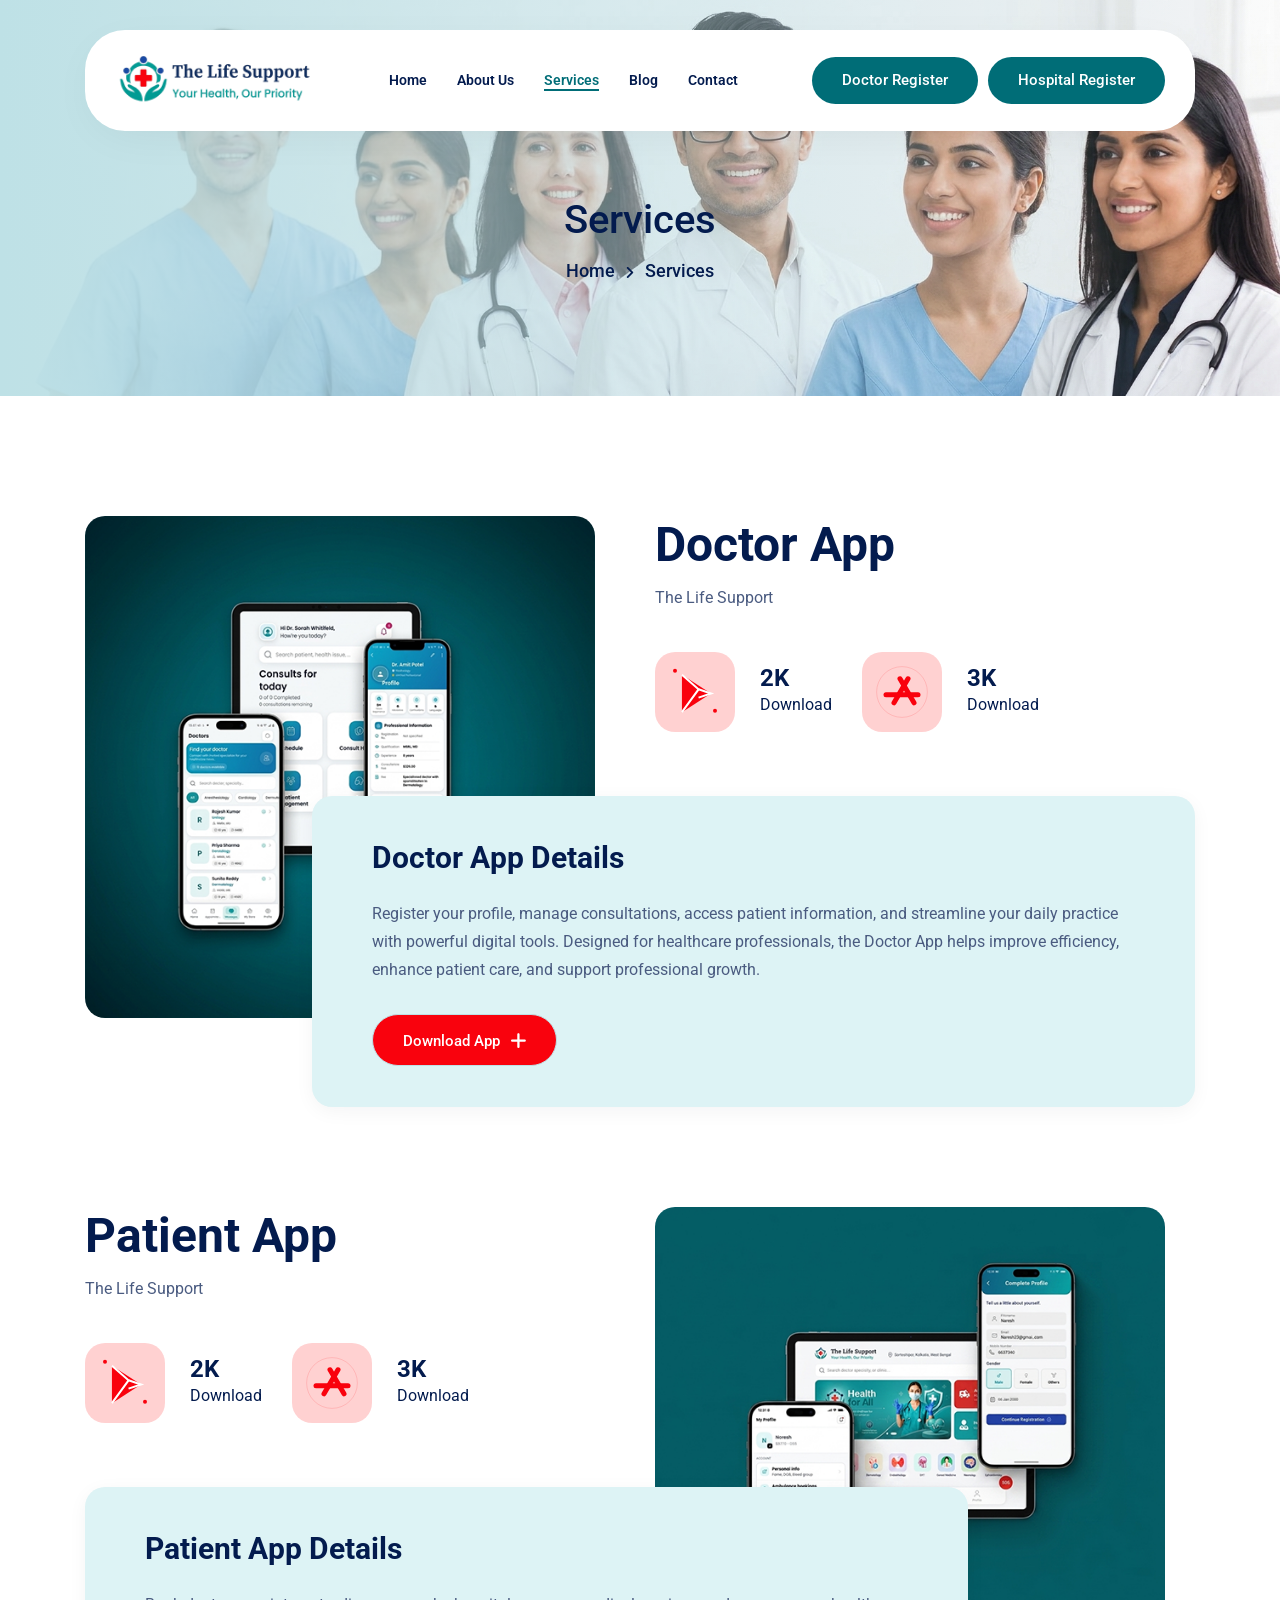
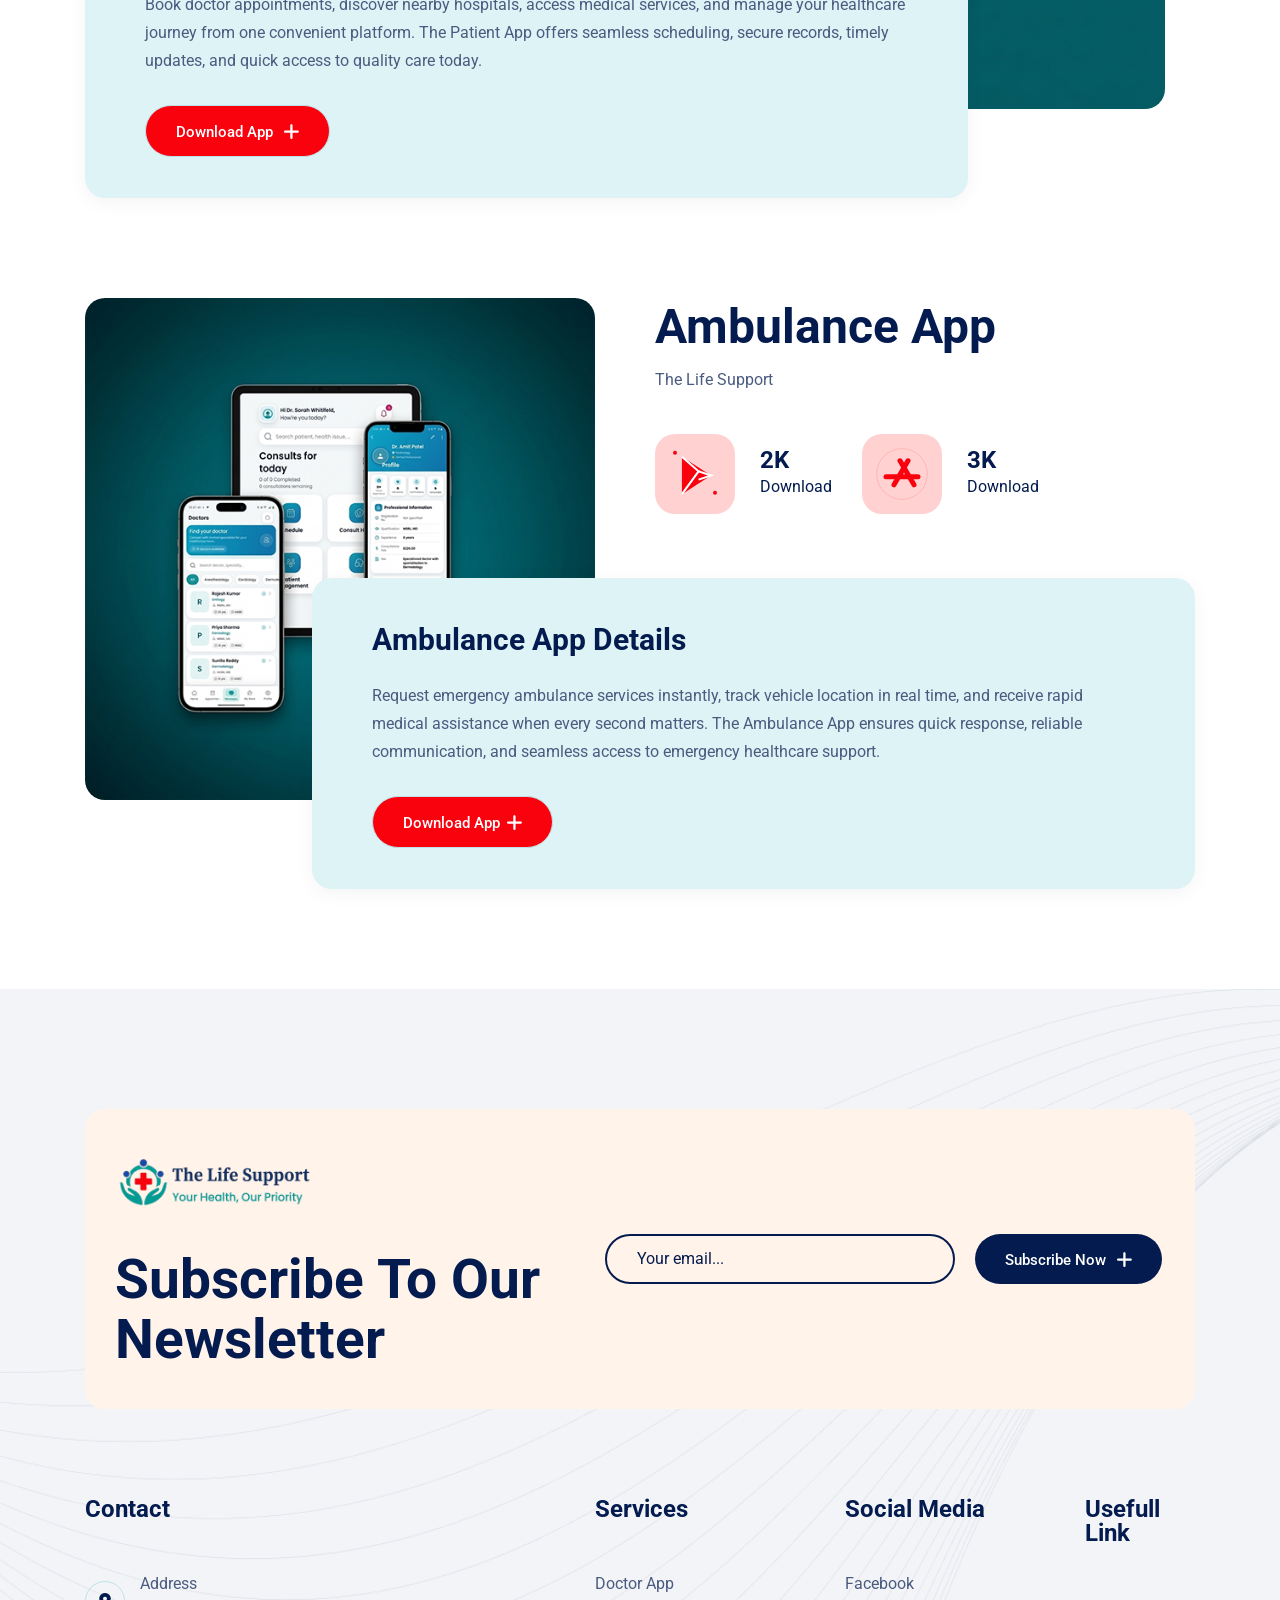
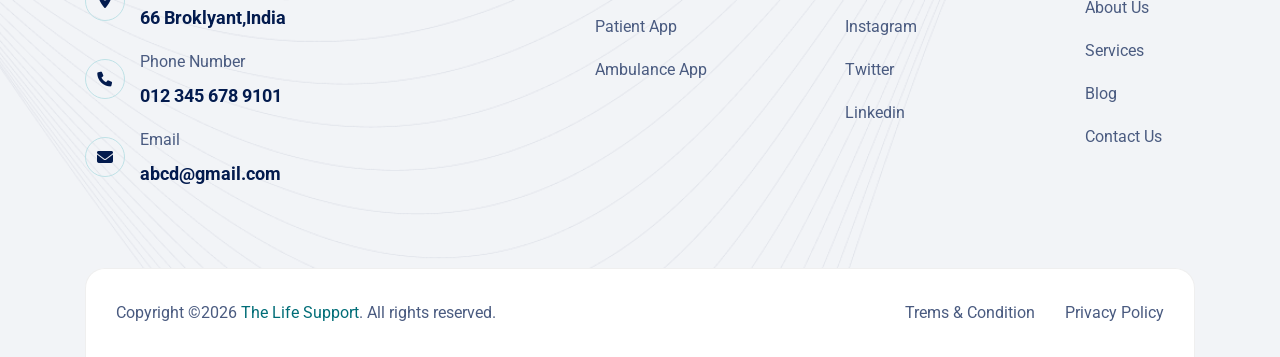
<file: services.html>
<!DOCTYPE html>
<html lang="en">


<head>
    <meta charset="UTF-8" />
    <meta name="viewport" content="width=device-width, initial-scale=1.0" />
    <title> The Life Support </title>
    <!-- favicons Icons -->
    <link rel="apple-touch-icon" sizes="180x180" href="assets/images/favicons/apple-touch-icon.png" />
    <link rel="icon" type="image/png" sizes="32x32" href="assets/images/favicons/favicon-32x32.png" />
    <link rel="icon" type="image/png" sizes="16x16" href="assets/images/favicons/favicon-16x16.png" />
    <link rel="manifest" href="assets/images/favicons/site.webmanifest" />
    <meta name="description" content="Careon HTML 5 Template " />

    <!-- fonts -->
    <link rel="preconnect" href="https://fonts.googleapis.com/">
    <link rel="preconnect" href="https://fonts.gstatic.com/" crossorigin>
    <link href="https://fonts.googleapis.com/css2?family=Roboto:ital,wght@0,100..900;1,100..900&amp;display=swap"
        rel="stylesheet">


    <link rel="stylesheet" href="assets/css/bootstrap.min.css" />
    <link rel="stylesheet" href="assets/css/animate.min.css" />
    <link rel="stylesheet" href="assets/css/custom-animate.css" />
    <link rel="stylesheet" href="assets/css/swiper.min.css" />
    <link rel="stylesheet" href="assets/css/font-awesome-all.css" />
    <link rel="stylesheet" href="assets/css/jarallax.css" />
    <link rel="stylesheet" href="assets/css/jquery.magnific-popup.css" />
    <link rel="stylesheet" href="assets/css/flaticon.css">
    <link rel="stylesheet" href="assets/css/owl.carousel.min.css" />
    <link rel="stylesheet" href="assets/css/odometer.min.css" />
    <link rel="stylesheet" href="assets/css/owl.theme.default.min.css" />
    <link rel="stylesheet" href="assets/css/nice-select.css" />
    <link rel="stylesheet" href="assets/css/jquery-ui.css" />
    <link rel="stylesheet" href="assets/css/aos.css" />
    <link rel="stylesheet" href="assets/css/timePicker.css" />


    <link rel="stylesheet" href="assets/css/module-css/slider.css" />
    <link rel="stylesheet" href="assets/css/module-css/banner.css" />
    <link rel="stylesheet" href="assets/css/module-css/footer.css" />
    <link rel="stylesheet" href="assets/css/module-css/feature.css" />
    <link rel="stylesheet" href="assets/css/module-css/about.css" />
    <link rel="stylesheet" href="assets/css/module-css/brand.css" />
    <link rel="stylesheet" href="assets/css/module-css/service.css" />
    <link rel="stylesheet" href="assets/css/module-css/project.css" />
    <link rel="stylesheet" href="assets/css/module-css/team.css" />
    <link rel="stylesheet" href="assets/css/module-css/faq.css" />
    <link rel="stylesheet" href="assets/css/module-css/testimonial.css" />
    <link rel="stylesheet" href="assets/css/module-css/blog.css" />
    <link rel="stylesheet" href="assets/css/module-css/contact.css" />
    <link rel="stylesheet" href="assets/css/module-css/sliding-text.css" />
    <link rel="stylesheet" href="assets/css/module-css/newsletter.css" />
    <link rel="stylesheet" href="assets/css/module-css/why-choose.css" />
    <link rel="stylesheet" href="assets/css/module-css/appiontment.css" />
    <link rel="stylesheet" href="assets/css/module-css/counter.css" />
    <link rel="stylesheet" href="assets/css/module-css/page-header.css" />




    <!-- template styles -->
    <link rel="stylesheet" href="assets/css/style.css" />
    <link rel="stylesheet" href="assets/css/responsive.css" />
</head>

<body class="custom-cursor">
    <!-- <div class="custom-cursor__cursor"></div>
    <div class="custom-cursor__cursor-two"></div>

    <div class="preloader">
        <div class="preloader__image"></div>
    </div> -->
    <!-- /.preloader -->


    <div class="page-wrapper">
         <header class="main-header">
            <div class="main-header__wrapper">
                <nav class="main-menu">
                    <div class="main-menu__wrapper">
                        <div class="container">
                            <div class="main-menu__wrapper-inner">
                                <div class="main-menu__left">
                                    <div class="main-menu__logo mainLogo">
                                        <a href="index.html"><img src="assets/images/resources/logo-1.png" alt=""></a>
                                    </div>
                                </div>
                                <div class="main-menu__main-menu-box">
                                    <a href="#" class="mobile-nav__toggler"><i class="fa fa-bars"></i></a>
                                    <ul class="main-menu__list">
                                        <li class="">
                                            <!-- dropdown -->
                                            <a href="index.html">Home </a>
                                        </li>
                                        <li>
                                            <a href="about.html">About Us</a>
                                        </li>

                                        <li class="#">
                                            <!-- dropdown -->
                                            <a href="services.html">Services</a>
                                        </li>

                                        <li class="#">
                                            <!-- dropdown -->
                                            <a href="blog.html">Blog</a>
                                        </li>
                                        <li>
                                            <a href="contact.html">Contact</a>
                                        </li>
                                    </ul>
                                </div>
                                <div class="main-menu__right">
                                    <div class="main-menu__thm-btn">
                                        <a href="sign-up.html" class="thm-btn">Doctor Register </a>
                                         
                                    </div>

                                    <div class="main-menu__thm-btn" style="margin-left: 10px;">
                                        <a href="sign-up.html" class="thm-btn">Hospital Register  </a>
                                        <!-- <span class="icon-plus"></span> -->
                                    </div>
                                </div>
                            </div>
                        </div>
                    </div>
                </nav>
            </div>
        </header>

        <div class="stricky-header stricked-menu main-menu">
            <div class="sticky-header__content"></div><!-- /.sticky-header__content -->
        </div><!-- /.stricky-header -->

        <!--Page Header Start-->
        <section class="page-header">
            <div class="page-header__bg" style="background-image: url(assets/images/backgrounds/page-header-bg.jpg);">
            </div>
            <div class="container">
                <div class="page-header__inner">
                    <h3>Services</h3>
                    <div class="thm-breadcrumb__inner">
                        <ul class="thm-breadcrumb list-unstyled">
                            <li><a href="index.html">Home</a></li>
                            <li><span class="icon-arrow-left"></span></li>
                            <li>Services</li>
                        </ul>
                    </div>
                </div>
            </div>
        </section>
        <!--Page Header End-->

         <!-- Start app Section -->

        <!-- box one -->
        <div class="team-details team_det_gap">
            <div class="container">
                <div class="team-details__top">
                    <div class="row">
                        <div class="col-xl-6">
                            <div class="team-details__left">
                                <div class="team-details__img">
                                    <img src="assets/images/resources/doctor-app.png" alt="">
                                    <!-- <div class="team-details__social">
                                        <a href="#"><span class="icon-facebook"></span></a>
                                        <a href="#"><span class="icon-twitter"></span></a>
                                        <a href="#"><span class="icon-instagram"></span></a>
                                        <a href="#"><span class="icon-pinterest"></span></a>
                                    </div> -->
                                </div>
                            </div>
                        </div>
                        <div class="col-xl-6">
                            <div class="team-details__right">
                                <h3 class="team-details__name">Doctor App</h3>
                                <p class="team-details__sub-title">The Life Support</p>
                                <ul class="team-details__counter list-unstyled">
                                    <li>
                                        <div class="icon">
                                            <!-- <span class="icon-patient"></span> -->
                                            <svg width="80" height="80" viewBox="0 0 80 80" fill="none"
                                                xmlns="http://www.w3.org/2000/svg">
                                                <rect width="80" height="80" rx="20" fill="#ff00002e" />

                                                <g>
                                                    <animateTransform attributeName="transform" type="scale"
                                                        values="1;1.06;1" dur="2.5s" repeatCount="indefinite"
                                                        additive="sum" origin="40 40" />

                                                    <path d="M26 22L54 40L26 58V22Z" fill="#f9020d" />
                                                    <path d="M26 22L42 36L26 58" stroke="white" stroke-width="2" />
                                                    <path d="M42 36L54 40L42 44" stroke="white" stroke-width="2" />
                                                </g>

                                                <!-- Floating particles -->
                                                <circle cx="20" cy="20" r="2" fill="#f9020d">
                                                    <animate attributeName="cy" values="20;15;20" dur="2s"
                                                        repeatCount="indefinite" />
                                                </circle>

                                                <circle cx="60" cy="60" r="2" fill="#f9020d">
                                                    <animate attributeName="cy" values="60;55;60" dur="2s"
                                                        repeatCount="indefinite" />
                                                </circle>
                                            </svg>
                                        </div>
                                        <div class="team-details__counter-content">
                                            <div class="team-details__counter-count-box">
                                                <h3 class="odometer" data-count="2">00</h3>
                                                <span>K</span>
                                            </div>
                                            <p class="team-details__counter-count-text">Download</p>
                                        </div>
                                    </li>
                                    <li>
                                        <div class="icon">
                                            <!-- <span class="icon-tofi"></span> -->
                                            <svg width="80" height="80" viewBox="0 0 80 80" fill="none"
                                                xmlns="http://www.w3.org/2000/svg">
                                                <rect width="80" height="80" rx="20" fill="#ff00002e" />

                                                <g>
                                                    <animateTransform attributeName="transform" type="translate"
                                                        values="0 0;0 -2;0 0" dur="2.5s" repeatCount="indefinite" />

                                                    <path d="M32 52L46 28" stroke="#f9020d" stroke-width="5"
                                                        stroke-linecap="round" />
                                                    <path d="M24 44H56" stroke="#f9020d" stroke-width="5"
                                                        stroke-linecap="round" />
                                                    <path d="M38 28L52 52" stroke="#f9020d" stroke-width="5"
                                                        stroke-linecap="round" />
                                                </g>

                                                <!-- Glow effect -->
                                                <circle cx="40" cy="40" r="22" stroke="#f9020d" stroke-width="1"
                                                    opacity=".3">
                                                    <animate attributeName="r" values="22;26;22" dur="3s"
                                                        repeatCount="indefinite" />
                                                    <animate attributeName="opacity" values=".3;.1;.3" dur="3s"
                                                        repeatCount="indefinite" />
                                                </circle>
                                            </svg>
                                        </div>
                                        <div class="team-details__counter-content">
                                            <div class="team-details__counter-count-box">
                                                <h3 class="odometer" data-count="3">00</h3>
                                                <span>K</span>
                                            </div>
                                            <p class="team-details__counter-count-text">Download</p>
                                        </div>
                                    </li>
                                </ul>
                                <div class="team-details__biography">
                                    <h3 class="team-details__biography-title">Doctor App Details</h3>
                                    <p class="team-details__biography-text">Register your profile, manage consultations,
                                        access patient information, and streamline your daily practice with powerful
                                        digital tools. Designed for healthcare professionals, the Doctor App helps
                                        improve efficiency, enhance patient care, and support professional growth.</p>
                                    <div class="services-one__btn-box">
                                        <a href="vitality-health-solutions.html" class="thm-btn">Download App <span
                                                class="icon-plus"></span>
                                        </a>
                                    </div>
                                </div>
                            </div>
                        </div>
                    </div>
                </div>
            </div>
        </div>

        <!-- box two -->
        <div class="team-details team_details_gap">
            <div class="container">
                <div class="team-details__top">
                    <div class="row">
                        <div class="col-xl-6">
                            <div class="team-details__right">
                                <h3 class="team-details__name">Patient App</h3>
                                <p class="team-details__sub-title">The Life Support</p>
                                <ul class="team-details__counter list-unstyled">
                                    <li>
                                        <div class="icon">
                                            <!-- <span class="icon-patient"></span> -->
                                            <svg width="80" height="80" viewBox="0 0 80 80" fill="none"
                                                xmlns="http://www.w3.org/2000/svg">
                                                <rect width="80" height="80" rx="20" fill="#ff00002e" />

                                                <g>
                                                    <animateTransform attributeName="transform" type="scale"
                                                        values="1;1.06;1" dur="2.5s" repeatCount="indefinite"
                                                        additive="sum" origin="40 40" />

                                                    <path d="M26 22L54 40L26 58V22Z" fill="#f9020d" />
                                                    <path d="M26 22L42 36L26 58" stroke="white" stroke-width="2" />
                                                    <path d="M42 36L54 40L42 44" stroke="white" stroke-width="2" />
                                                </g>

                                                <!-- Floating particles -->
                                                <circle cx="20" cy="20" r="2" fill="#f9020d">
                                                    <animate attributeName="cy" values="20;15;20" dur="2s"
                                                        repeatCount="indefinite" />
                                                </circle>

                                                <circle cx="60" cy="60" r="2" fill="#f9020d">
                                                    <animate attributeName="cy" values="60;55;60" dur="2s"
                                                        repeatCount="indefinite" />
                                                </circle>
                                            </svg>
                                        </div>
                                        <div class="team-details__counter-content">
                                            <div class="team-details__counter-count-box">
                                                <h3 class="odometer" data-count="2">00</h3>
                                                <span>K</span>
                                            </div>
                                            <p class="team-details__counter-count-text">Download</p>
                                        </div>
                                    </li>
                                    <li>
                                        <div class="icon">
                                            <!-- <span class="icon-tofi"></span> -->
                                            <svg width="80" height="80" viewBox="0 0 80 80" fill="none"
                                                xmlns="http://www.w3.org/2000/svg">
                                                <rect width="80" height="80" rx="20" fill="#ff00002e" />

                                                <g>
                                                    <animateTransform attributeName="transform" type="translate"
                                                        values="0 0;0 -2;0 0" dur="2.5s" repeatCount="indefinite" />

                                                    <path d="M32 52L46 28" stroke="#f9020d" stroke-width="5"
                                                        stroke-linecap="round" />
                                                    <path d="M24 44H56" stroke="#f9020d" stroke-width="5"
                                                        stroke-linecap="round" />
                                                    <path d="M38 28L52 52" stroke="#f9020d" stroke-width="5"
                                                        stroke-linecap="round" />
                                                </g>

                                                <!-- Glow effect -->
                                                <circle cx="40" cy="40" r="22" stroke="#f9020d" stroke-width="1"
                                                    opacity=".3">
                                                    <animate attributeName="r" values="22;26;22" dur="3s"
                                                        repeatCount="indefinite" />
                                                    <animate attributeName="opacity" values=".3;.1;.3" dur="3s"
                                                        repeatCount="indefinite" />
                                                </circle>
                                            </svg>
                                        </div>
                                        <div class="team-details__counter-content">
                                            <div class="team-details__counter-count-box">
                                                <h3 class="odometer" data-count="3">00</h3>
                                                <span>K</span>
                                            </div>
                                            <p class="team-details__counter-count-text">Download</p>
                                        </div>
                                    </li>
                                </ul>
                                <div class="team-details__biography team_details_left">
                                    <h3 class="team-details__biography-title">Patient App Details</h3>
                                    <p class="team-details__biography-text">Book doctor appointments, discover nearby
                                        hospitals, access medical services, and manage your healthcare journey from one
                                        convenient platform. The Patient App offers seamless scheduling, secure records,
                                        timely updates, and quick access to quality care today.</p>

                                    <div class="services-one__btn-box">
                                        <a href="vitality-health-solutions.html" class="thm-btn">Download App <span
                                                class="icon-plus"></span>
                                        </a>
                                    </div>
                                </div>
                            </div>
                        </div>

                        <div class="col-xl-6">
                            <div class="team-details__left">
                                <div class="team-details__img">
                                    <img src="assets/images/resources/mobile-app-image-1.png" alt="">
                                    <!-- <div class="team-details__social">
                                        <a href="#"><span class="icon-facebook"></span></a>
                                        <a href="#"><span class="icon-twitter"></span></a>
                                        <a href="#"><span class="icon-instagram"></span></a>
                                        <a href="#"><span class="icon-pinterest"></span></a>
                                    </div> -->
                                </div>
                            </div>
                        </div>

                    </div>
                </div>
            </div>
        </div>

        <!-- three box -->
        <div class="team-details team_details_gap">
            <div class="container">
                <div class="team-details__top">
                    <div class="row">
                        <div class="col-xl-6">
                            <div class="team-details__left">
                                <div class="team-details__img">
                                    <img src="assets/images/resources/doctor-app.png" alt="">
                                    <!-- <div class="team-details__social">
                                        <a href="#"><span class="icon-facebook"></span></a>
                                        <a href="#"><span class="icon-twitter"></span></a>
                                        <a href="#"><span class="icon-instagram"></span></a>
                                        <a href="#"><span class="icon-pinterest"></span></a>
                                    </div> -->
                                </div>
                            </div>
                        </div>
                        <div class="col-xl-6">
                            <div class="team-details__right">
                                <h3 class="team-details__name">Ambulance App </h3>
                                <p class="team-details__sub-title">The Life Support</p>
                                <ul class="team-details__counter list-unstyled">
                                    <li>
                                        <div class="icon">
                                            <!-- <span class="icon-patient"></span> -->
                                            <svg width="80" height="80" viewBox="0 0 80 80" fill="none"
                                                xmlns="http://www.w3.org/2000/svg">
                                                <rect width="80" height="80" rx="20" fill="#ff00002e" />

                                                <g>
                                                    <animateTransform attributeName="transform" type="scale"
                                                        values="1;1.06;1" dur="2.5s" repeatCount="indefinite"
                                                        additive="sum" origin="40 40" />

                                                    <path d="M26 22L54 40L26 58V22Z" fill="#f9020d" />
                                                    <path d="M26 22L42 36L26 58" stroke="white" stroke-width="2" />
                                                    <path d="M42 36L54 40L42 44" stroke="white" stroke-width="2" />
                                                </g>

                                                <!-- Floating particles -->
                                                <circle cx="20" cy="20" r="2" fill="#f9020d">
                                                    <animate attributeName="cy" values="20;15;20" dur="2s"
                                                        repeatCount="indefinite" />
                                                </circle>

                                                <circle cx="60" cy="60" r="2" fill="#f9020d">
                                                    <animate attributeName="cy" values="60;55;60" dur="2s"
                                                        repeatCount="indefinite" />
                                                </circle>
                                            </svg>
                                        </div>
                                        <div class="team-details__counter-content">
                                            <div class="team-details__counter-count-box">
                                                <h3 class="odometer" data-count="2">00</h3>
                                                <span>K</span>
                                            </div>
                                            <p class="team-details__counter-count-text">Download</p>
                                        </div>
                                    </li>
                                    <li>
                                        <div class="icon">
                                            <!-- <span class="icon-tofi"></span> -->
                                            <svg width="80" height="80" viewBox="0 0 80 80" fill="none"
                                                xmlns="http://www.w3.org/2000/svg">
                                                <rect width="80" height="80" rx="20" fill="#ff00002e" />

                                                <g>
                                                    <animateTransform attributeName="transform" type="translate"
                                                        values="0 0;0 -2;0 0" dur="2.5s" repeatCount="indefinite" />

                                                    <path d="M32 52L46 28" stroke="#f9020d" stroke-width="5"
                                                        stroke-linecap="round" />
                                                    <path d="M24 44H56" stroke="#f9020d" stroke-width="5"
                                                        stroke-linecap="round" />
                                                    <path d="M38 28L52 52" stroke="#f9020d" stroke-width="5"
                                                        stroke-linecap="round" />
                                                </g>

                                                <!-- Glow effect -->
                                                <circle cx="40" cy="40" r="22" stroke="#f9020d" stroke-width="1"
                                                    opacity=".3">
                                                    <animate attributeName="r" values="22;26;22" dur="3s"
                                                        repeatCount="indefinite" />
                                                    <animate attributeName="opacity" values=".3;.1;.3" dur="3s"
                                                        repeatCount="indefinite" />
                                                </circle>
                                            </svg>
                                        </div>
                                        <div class="team-details__counter-content">
                                            <div class="team-details__counter-count-box">
                                                <h3 class="odometer" data-count="3">00</h3>
                                                <span>K</span>
                                            </div>
                                            <p class="team-details__counter-count-text">Download</p>
                                        </div>
                                    </li>

                                </ul>
                                <div class="team-details__biography">
                                    <h3 class="team-details__biography-title">Ambulance App Details</h3>
                                    <p class="team-details__biography-text">Request emergency ambulance services
                                        instantly, track vehicle location in real time, and receive rapid medical
                                        assistance when every second matters. The Ambulance App ensures quick response,
                                        reliable communication, and seamless access to emergency healthcare support.
                                    </p>

                                    <div class="services-one__btn-box">
                                        <a href="vitality-health-solutions.html" class="thm-btn">Download App<span
                                                class="icon-plus"></span>
                                        </a>
                                    </div>
                                </div>
                            </div>
                        </div>
                    </div>
                </div>
            </div>
        </div>

        <!-- End app Section -->

        
        <!--Site Footer Start-->
        <footer class="site-footer">
            <div class="site-footer__bg-shape"
                style="background-image: url(assets/images/shapes/site-footer-bg-shape.png);"></div>
            <div class="site-footer__newsletter">
                <div class="container">
                    <div class="site-footer__newsletter-inner">
                        <div class="site-footer__newsletter-inner-title-box">
                            <div class="footer-widget__logo mainLogo">
                                <a href="index.html"><img src="assets/images/resources/logo-1.png" alt=""></a>
                            </div>
                            <h2 class="site-footer__newsletter-title">Subscribe To Our <br>Newsletter</h2>
                        </div>
                        <div class="site-footer__newsletter-form">
                            <form class="site-footer__newsletter-form">
                                <div class="site-footer__newsletter-input">
                                    <input type="email" placeholder="Your email...">
                                </div>
                                <button type="submit" class="thm-btn">Subscribe Now <span class="icon-plus"></span>
                                </button>
                            </form>
                        </div>
                    </div>
                </div>
            </div>
            <div class="site-footer__top">
                <div class="container">
                    <div class="site-footer__top-inner">
                        <div class="row">
                            <div class="col-xl-5 col-lg-6 col-md-6 wow fadeInUp" data-wow-delay="100ms">
                                <div class="footer-widget__contact-info">
                                    <h4 class="footer-widget__title">Contact</h4>
                                    <ul class="footer-widget__contact-list list-unstyled">
                                        <li>
                                            <div class="footer-widget__contact-icon">
                                                <span class="icon-pin"></span>
                                            </div>
                                            <div class="footer-widget__contact-content">
                                                <span>Address</span>
                                                <p class="footer-widget__contact-text">66 Broklyant,India</p>
                                            </div>
                                        </li>
                                        <li>
                                            <div class="footer-widget__contact-icon">
                                                <span class="icon-call"></span>
                                            </div>
                                            <div class="footer-widget__contact-content">
                                                <span>Phone Number</span>
                                                <p class="footer-widget__contact-text"><a href="tel:0123456789101">012
                                                        345
                                                        678 9101</a></p>
                                            </div>
                                        </li>
                                        <li>
                                            <div class="footer-widget__contact-icon">
                                                <span class="icon-envolope"></span>
                                            </div>
                                            <div class="footer-widget__contact-content">
                                                <span>Email</span>
                                                <p class="footer-widget__contact-text"><a
                                                        href="mailto:abcd@gmail.com">abcd@gmail.com</a></p>
                                            </div>
                                        </li>
                                    </ul>
                                </div>
                            </div>
                            <div class="col-xl-3 col-lg-6 col-md-6 wow fadeInUp" data-wow-delay="200ms">
                                <div class="footer-widget__services">
                                    <h4 class="footer-widget__title">Services</h4>
                                    <ul class="footer-widget__services-link-list list-unstyled">
                                        <li>
                                            <a href="#">Doctor App</a>
                                        </li>
                                        <li>
                                            <a href="#">Patient App</a>
                                        </li>
                                        <li>
                                            <a href="#">Ambulance App</a>
                                        </li>
                                    </ul>
                                </div>
                            </div>
                            <div class="col-xl-2 col-lg-6 col-md-6 wow fadeInUp" data-wow-delay="300ms">
                                <div class="footer-widget__social-media">
                                    <div class="footer-widget__title-box">
                                        <h3 class="footer-widget__title">Social Media</h3>
                                    </div>
                                    <ul class="footer-widget__services-link-list list-unstyled">
                                        <li>
                                            <a href="contact.html">Facebook</a>
                                        </li>
                                        <li>
                                            <a href="contact.html">Instagram</a>
                                        </li>
                                        <li>
                                            <a href="contact.html">Twitter</a>
                                        </li>
                                        <li>
                                            <a href="contact.html">Linkedin</a>
                                        </li>
                                    </ul>
                                </div>
                            </div>
                            <div class="col-xl-2 col-lg-6 col-md-6 wow fadeInUp" data-wow-delay="400ms">
                                <div class="footer-widget__page-link">
                                    <h4 class="footer-widget__title">Usefull Link</h4>
                                    <ul class="footer-widget__services-link-list list-unstyled">
                                        <li>
                                            <a href="about.html">About Us</a>
                                        </li>
                                        <li>
                                            <a href="services.html">Services</a>
                                        </li>
                                        <li>
                                            <a href="blog.html">Blog</a>
                                        </li>
                                        <li>
                                            <a href="contact.html">Contact Us</a>
                                        </li>
                                    </ul>
                                </div>
                            </div>
                        </div>
                    </div>
                </div>
            </div>
            <div class="site-footer__bottom">
                <div class="container">
                    <div class="row">
                        <div class="col-xl-12">
                            <div class="site-footer__bottom-inner">
                                <div class="site-footer__copyright">
                                    <p class="site-footer__copyright-text">Copyright ©2026 <a
                                            href="index.html">The Life Support</a>. All rights reserved.</p>
                                </div>
                                <div class="site-footer__bottom-menu-box">
                                    <ul class="list-unstyled site-footer__bottom-menu">
                                        <li><a href="trems-condition.html">Trems & Condition</a></li>
                                        <li><a href="privacy-policy.html">Privacy Policy</a></li>
                                    </ul>
                                </div>
                            </div>
                        </div>
                    </div>
                </div>
            </div>
        </footer>
        <!--Site Footer End-->

    </div><!-- /.page-wrapper -->


    <div class="mobile-nav__wrapper">
        <div class="mobile-nav__overlay mobile-nav__toggler"></div>
        <!-- /.mobile-nav__overlay -->
        <div class="mobile-nav__content">
            <span class="mobile-nav__close mobile-nav__toggler"><i class="fa fa-times"></i></span>

            <div class="logo-box mainLogo">
                <a href="index.html" aria-label="logo image"><img src="assets/images/resources/logo-3.png" width="135"
                        alt="" /></a>
            </div>
            <!-- /.logo-box -->
            <div class="mobile-nav__container"></div>
            <!-- /.mobile-nav__container -->

            <ul class="mobile-nav__contact list-unstyled">
                <li>
                    <i class="fa fa-envelope"></i>
                    <a href="mailto:needhelp@packageName__.com">needhelp@careon.com</a>
                </li>
                <li>
                    <i class="fas fa-phone"></i>
                    <a href="tel:666-888-0000">666 888 0000</a>
                </li>
            </ul><!-- /.mobile-nav__contact -->
            <div class="mobile-nav__top">
                <div class="mobile-nav__social">
                    <a href="#" class="fab fa-twitter"></a>
                    <a href="#" class="fab fa-facebook-square"></a>
                    <a href="#" class="fab fa-pinterest-p"></a>
                    <a href="#" class="fab fa-instagram"></a>
                </div><!-- /.mobile-nav__social -->
            </div><!-- /.mobile-nav__top -->



        </div>
        <!-- /.mobile-nav__content -->
    </div>
    <!-- /.mobile-nav__wrapper -->

    <div class="search-popup">
        <div class="search-popup__overlay search-toggler"></div>
        <!-- /.search-popup__overlay -->
        <div class="search-popup__content">
            <form action="#">
                <label for="search" class="sr-only">search here</label><!-- /.sr-only -->
                <input type="text" id="search" placeholder="Search Here..." />
                <button type="submit" aria-label="search submit" class="thm-btn">
                    <i class="fas fa-search"></i>
                </button>
            </form>
        </div>
        <!-- /.search-popup__content -->
    </div>
    <!-- /.search-popup -->

    <a href="#" data-target="html" class="scroll-to-target scroll-to-top">
        <span class="scroll-to-top__wrapper"><span class="scroll-to-top__inner"></span></span>
        <span class="scroll-to-top__text"> Go Back Top</span>
    </a>


    <script src="assets/js/jquery-3.6.0.min.js"></script>
    <script src="assets/js/bootstrap.bundle.min.js"></script>
    <script src="assets/js/jarallax.min.js"></script>
    <script src="assets/js/jquery.ajaxchimp.min.js"></script>
    <script src="assets/js/jquery.appear.min.js"></script>
    <script src="assets/js/swiper.min.js"></script>
    <script src="assets/js/jquery.circle-progress.min.js"></script>
    <script src="assets/js/jquery.magnific-popup.min.js"></script>
    <script src="assets/js/isotope.js"></script>
    <script src="assets/js/jquery.validate.min.js"></script>
    <script src="assets/js/wNumb.min.js"></script>
    <script src="assets/js/wow.js"></script>
    <script src="assets/js/owl.carousel.min.js"></script>
    <script src="assets/js/jquery-ui.js"></script>
    <script src="assets/js/odometer.min.js"></script>
    <script src="assets/js/jquery.nice-select.min.js"></script>
    <script src="assets/js/jquery-sidebar-content.js"></script>
    <script src="assets/js/marquee.min.js"></script>
    <script src="assets/js/gsap/gsap.js"></script>
    <script src="assets/js/gsap/ScrollTrigger.js"></script>
    <script src="assets/js/gsap/SplitText.js"></script>
    <script src="assets/js/aos.js"></script>
    <script src="assets/js/timePicker.js"></script>




    <!-- template js -->
    <script src="assets/js/script.js"></script>
</body>


</html>
</file>
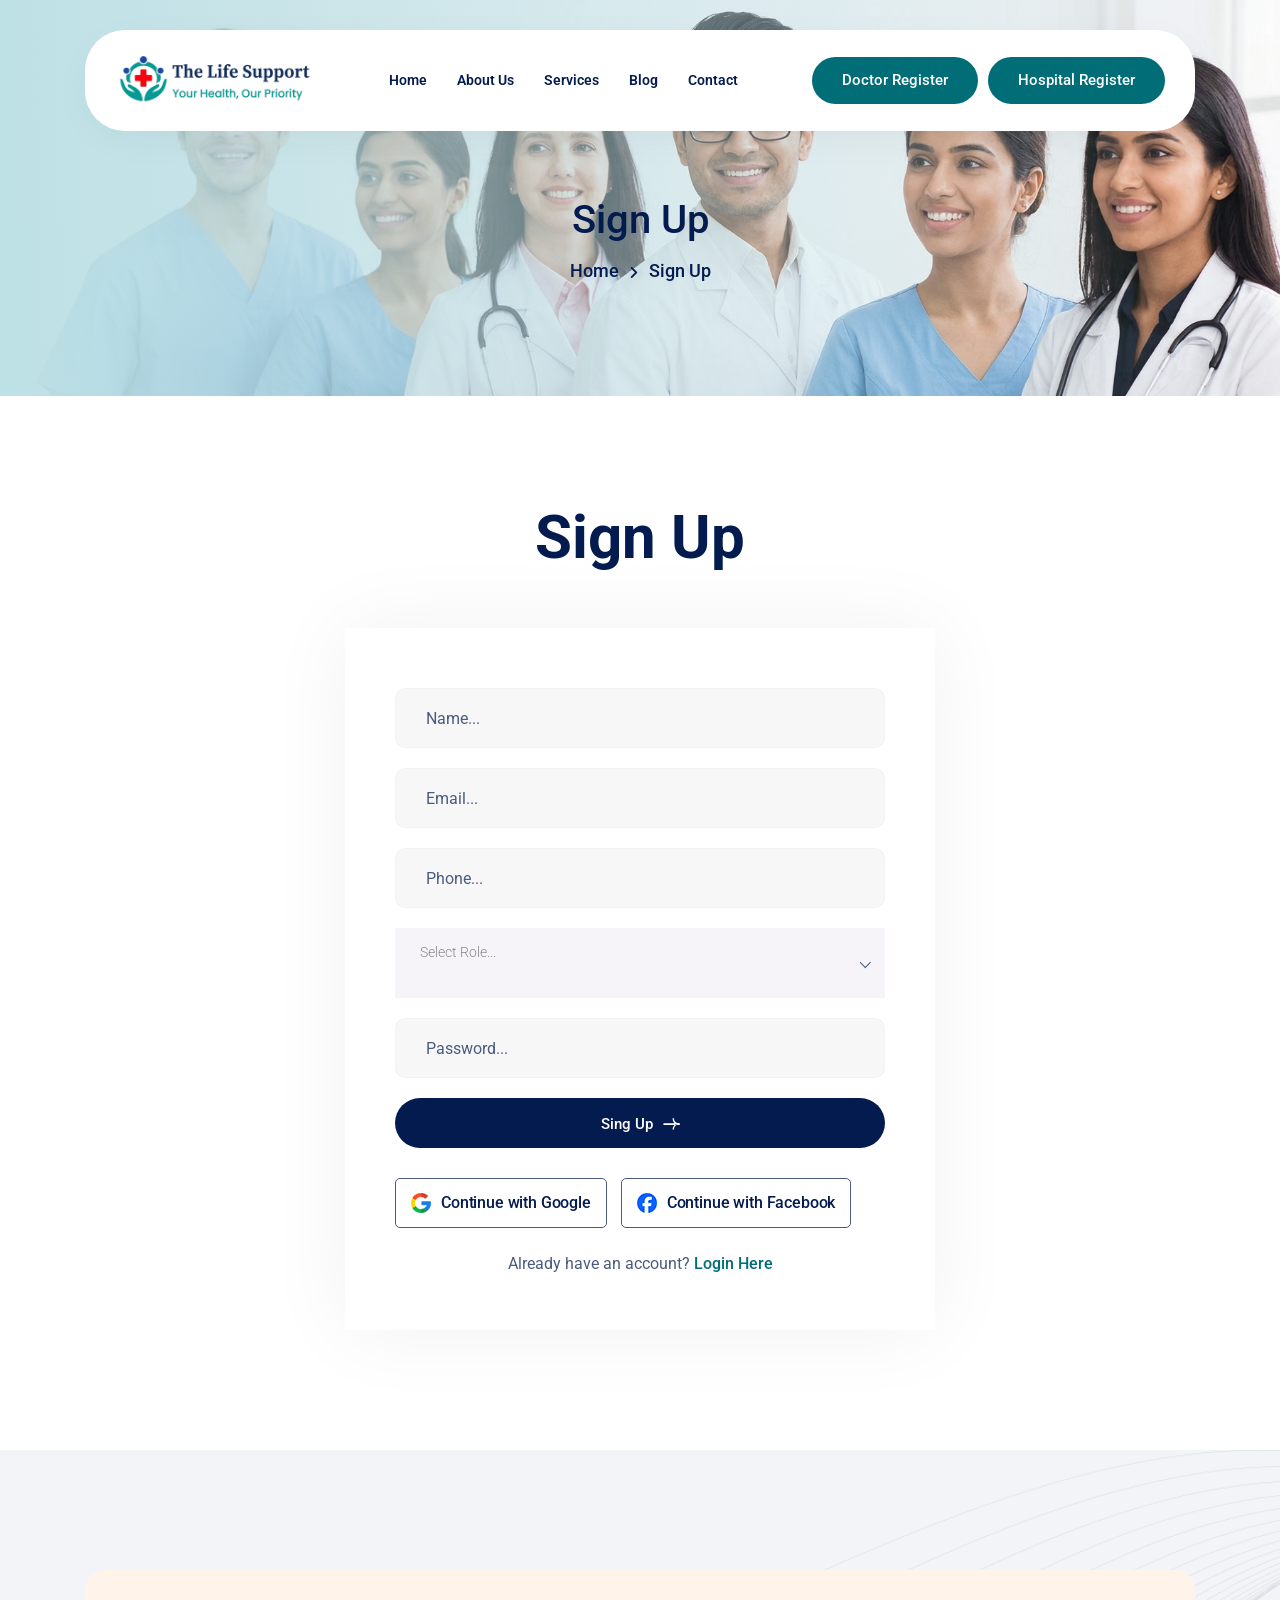
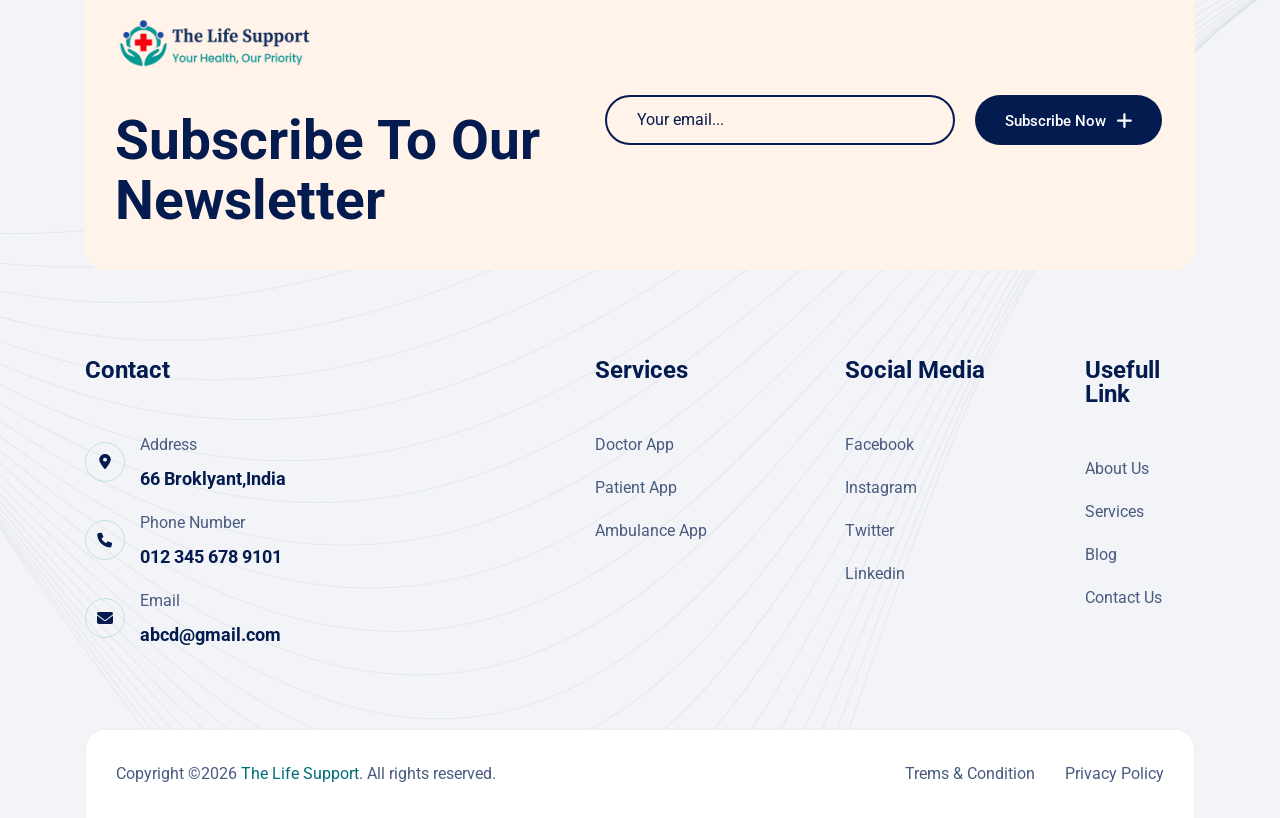
<file: sign-up.html>
<!DOCTYPE html>
<html lang="en">

<head>
    <meta charset="UTF-8" />
    <meta name="viewport" content="width=device-width, initial-scale=1.0" />
    <title> The Life Support </title>
    <!-- favicons Icons -->
    <link rel="apple-touch-icon" sizes="180x180" href="assets/images/favicons/apple-touch-icon.png" />
    <link rel="icon" type="image/png" sizes="32x32" href="assets/images/favicons/favicon-32x32.png" />
    <link rel="icon" type="image/png" sizes="16x16" href="assets/images/favicons/favicon-16x16.png" />
    <link rel="manifest" href="assets/images/favicons/site.webmanifest" />
    <meta name="description" content="Careon HTML 5 Template " />

    <!-- fonts -->
    <link rel="preconnect" href="https://fonts.googleapis.com/">
    <link rel="preconnect" href="https://fonts.gstatic.com/" crossorigin>
    <link href="https://fonts.googleapis.com/css2?family=Roboto:ital,wght@0,100..900;1,100..900&amp;display=swap"
        rel="stylesheet">


    <link rel="stylesheet" href="assets/css/bootstrap.min.css" />
    <link rel="stylesheet" href="assets/css/animate.min.css" />
    <link rel="stylesheet" href="assets/css/custom-animate.css" />
    <link rel="stylesheet" href="assets/css/swiper.min.css" />
    <link rel="stylesheet" href="assets/css/font-awesome-all.css" />
    <link rel="stylesheet" href="assets/css/jarallax.css" />
    <link rel="stylesheet" href="assets/css/jquery.magnific-popup.css" />
    <link rel="stylesheet" href="assets/css/flaticon.css">
    <link rel="stylesheet" href="assets/css/owl.carousel.min.css" />
    <link rel="stylesheet" href="assets/css/odometer.min.css" />
    <link rel="stylesheet" href="assets/css/owl.theme.default.min.css" />
    <link rel="stylesheet" href="assets/css/nice-select.css" />
    <link rel="stylesheet" href="assets/css/jquery-ui.css" />
    <link rel="stylesheet" href="assets/css/aos.css" />
    <link rel="stylesheet" href="assets/css/timePicker.css" />


    <link rel="stylesheet" href="assets/css/module-css/slider.css" />
    <link rel="stylesheet" href="assets/css/module-css/banner.css" />
    <link rel="stylesheet" href="assets/css/module-css/footer.css" />
    <link rel="stylesheet" href="assets/css/module-css/feature.css" />
    <link rel="stylesheet" href="assets/css/module-css/about.css" />
    <link rel="stylesheet" href="assets/css/module-css/brand.css" />
    <link rel="stylesheet" href="assets/css/module-css/service.css" />
    <link rel="stylesheet" href="assets/css/module-css/project.css" />
    <link rel="stylesheet" href="assets/css/module-css/team.css" />
    <link rel="stylesheet" href="assets/css/module-css/faq.css" />
    <link rel="stylesheet" href="assets/css/module-css/testimonial.css" />
    <link rel="stylesheet" href="assets/css/module-css/blog.css" />
    <link rel="stylesheet" href="assets/css/module-css/contact.css" />
    <link rel="stylesheet" href="assets/css/module-css/page-header.css" />
    <link rel="stylesheet" href="assets/css/module-css/appiontment.css" />
    <link rel="stylesheet" href="assets/css/module-css/error-page.css" />
    <link rel="stylesheet" href="assets/css/module-css/shop.css" />

    <!-- template styles -->
    <link rel="stylesheet" href="assets/css/style.css" />
    <link rel="stylesheet" href="assets/css/responsive.css" />
</head>

<body class="custom-cursor">
    <!-- <div class="custom-cursor__cursor"></div>
    <div class="custom-cursor__cursor-two"></div> 

    <div class="preloader">
        <div class="preloader__image"></div>
    </div> -->
    <!-- /.preloader -->


    <div class="page-wrapper">
        <header class="main-header">
            <div class="main-header__wrapper">
                <nav class="main-menu">
                    <div class="main-menu__wrapper">
                        <div class="container">
                            <div class="main-menu__wrapper-inner">
                                <div class="main-menu__left">
                                    <div class="main-menu__logo mainLogo">
                                        <a href="index.html"><img src="assets/images/resources/logo-1.png" alt=""></a>
                                    </div>
                                </div>
                                <div class="main-menu__main-menu-box">
                                    <a href="#" class="mobile-nav__toggler"><i class="fa fa-bars"></i></a>
                                    <ul class="main-menu__list">
                                        <li class="">
                                            <!-- dropdown -->
                                            <a href="index.html">Home </a>
                                        </li>
                                        <li>
                                            <a href="about.html">About Us</a>
                                        </li>

                                        <li class="#">
                                            <!-- dropdown -->
                                            <a href="services.html">Services</a>
                                        </li>

                                        <li class="#">
                                            <!-- dropdown -->
                                            <a href="blog.html">Blog</a>
                                        </li>
                                        <li>
                                            <a href="contact.html">Contact</a>
                                        </li>
                                    </ul>
                                </div>
                                <div class="main-menu__right">
                                    <div class="main-menu__thm-btn">
                                        <a href="sign-up.html" class="thm-btn">Doctor Register </a>

                                    </div>

                                    <div class="main-menu__thm-btn" style="margin-left: 10px;">
                                        <a href="sign-up.html" class="thm-btn">Hospital Register </a>
                                        <!-- <span class="icon-plus"></span> -->
                                    </div>
                                </div>
                            </div>
                        </div>
                    </div>
                </nav>
            </div>
        </header>

        <div class="stricky-header stricked-menu main-menu">
            <div class="sticky-header__content"></div><!-- /.sticky-header__content -->
        </div><!-- /.stricky-header -->

        <!--Page Header Start-->
        <section class="page-header">
            <div class="page-header__bg" style="background-image: url(assets/images/backgrounds/page-header-bg.jpg);">
            </div>
            <div class="container">
                <div class="page-header__inner">
                    <h3>Sign Up </h3>
                    <div class="thm-breadcrumb__inner">
                        <ul class="thm-breadcrumb list-unstyled">
                            <li><a href="index.html">Home</a></li>
                            <li><span class="icon-arrow-left"></span></li>
                            <li>Sign Up</li>
                        </ul>
                    </div>
                </div>
            </div>
        </section>
        <!--Page Header End-->

        <!--Start Sign Up One-->
        <section class="sign-up-one">
            <div class="container">
                <div class="sign-up-one__form">
                    <div class="inner-title text-center">
                        <h2>Sign Up</h2>
                    </div>
                    <form id="sign-up-one__form" name="sign-up-one_form" action="#" method="post">
                        <div class="row">
                            <div class="col-xl-12">
                                <div class="form-group">
                                    <div class="input-box">
                                        <input type="text" name="form_name" id="formName" placeholder="Name..."
                                            required="" value="">
                                    </div>
                                </div>
                            </div>
                            <div class="col-xl-12">
                                <div class="form-group">
                                    <div class="input-box">
                                        <input type="email" name="form_email" id="formEmail" placeholder="Email..."
                                            required="" value="">
                                    </div>
                                </div>
                            </div>
                            <div class="col-xl-12">
                                <div class="form-group">
                                    <div class="input-box">
                                        <input type="text" name="form_phone" id="formPhone" placeholder="Phone..."
                                            required="" value="">
                                    </div>
                                </div>
                            </div>
                            <div class="col-xl-12">
                                <div class="form-group">
                                    <div class="input-box">
                                        <select name="form_role" id="formRole" required="">
                                            <option value="">Select Role...</option>
                                            <option value="doctor">Doctor</option>
                                            <option value="hospital">Hospital</option>
                                        </select>

                                    </div>
                                </div>
                            </div>
                            <div class="col-xl-12">
                                <div class="form-group">
                                    <div class="input-box">
                                        <input type="text" name="form_password" id="formPassword"
                                            placeholder="Password..." required="" value="">
                                    </div>
                                </div>
                            </div>
                            <div class="col-xl-12">
                                <div class="form-group">
                                    <button class="thm-btn" type="submit" data-loading-text="Please wait...">Sing
                                        Up <span class="icon-right-arrow"></span> </button>
                                </div>
                            </div>
                        </div>
                        <div class="google-facebook">
                            <a href="https://www.google.com/">
                                <div class="icon">
                                    <img src="assets/images/icon/icon-google-2.png" alt="Google">
                                </div>
                                Continue with Google
                            </a>
                            <a href="https://www.facebook.com/">
                                <div class="icon">
                                    <img src="assets/images/icon/icon-facebook.png" alt="Google">
                                </div>
                                Continue with Facebook
                            </a>
                        </div>
                        <div class="create-account text-center">
                            <p>Already have an account? <a href="login.html">Login Here</a></p>
                        </div>
                    </form>
                </div>
            </div>
        </section>
        <!--End Sign Up One-->


        <!--Site Footer Start-->
        <footer class="site-footer">
            <div class="site-footer__bg-shape"
                style="background-image: url(assets/images/shapes/site-footer-bg-shape.png);"></div>
            <div class="site-footer__newsletter">
                <div class="container">
                    <div class="site-footer__newsletter-inner">
                        <div class="site-footer__newsletter-inner-title-box">
                            <div class="footer-widget__logo mainLogo">
                                <a href="index.html"><img src="assets/images/resources/logo-1.png" alt=""></a>
                            </div>
                            <h2 class="site-footer__newsletter-title">Subscribe To Our <br>Newsletter</h2>
                        </div>
                        <div class="site-footer__newsletter-form">
                            <form class="site-footer__newsletter-form">
                                <div class="site-footer__newsletter-input">
                                    <input type="email" placeholder="Your email...">
                                </div>
                                <button type="submit" class="thm-btn">Subscribe Now <span class="icon-plus"></span>
                                </button>
                            </form>
                        </div>
                    </div>
                </div>
            </div>
            <div class="site-footer__top">
                <div class="container">
                    <div class="site-footer__top-inner">
                        <div class="row">
                            <div class="col-xl-5 col-lg-6 col-md-6 wow fadeInUp" data-wow-delay="100ms">
                                <div class="footer-widget__contact-info">
                                    <h4 class="footer-widget__title">Contact</h4>
                                    <ul class="footer-widget__contact-list list-unstyled">
                                        <li>
                                            <div class="footer-widget__contact-icon">
                                                <span class="icon-pin"></span>
                                            </div>
                                            <div class="footer-widget__contact-content">
                                                <span>Address</span>
                                                <p class="footer-widget__contact-text">66 Broklyant,India</p>
                                            </div>
                                        </li>
                                        <li>
                                            <div class="footer-widget__contact-icon">
                                                <span class="icon-call"></span>
                                            </div>
                                            <div class="footer-widget__contact-content">
                                                <span>Phone Number</span>
                                                <p class="footer-widget__contact-text"><a href="tel:0123456789101">012
                                                        345
                                                        678 9101</a></p>
                                            </div>
                                        </li>
                                        <li>
                                            <div class="footer-widget__contact-icon">
                                                <span class="icon-envolope"></span>
                                            </div>
                                            <div class="footer-widget__contact-content">
                                                <span>Email</span>
                                                <p class="footer-widget__contact-text"><a
                                                        href="mailto:abcd@gmail.com">abcd@gmail.com</a></p>
                                            </div>
                                        </li>
                                    </ul>
                                </div>
                            </div>
                            <div class="col-xl-3 col-lg-6 col-md-6 wow fadeInUp" data-wow-delay="200ms">
                                <div class="footer-widget__services">
                                    <h4 class="footer-widget__title">Services</h4>
                                    <ul class="footer-widget__services-link-list list-unstyled">
                                        <li>
                                            <a href="#">Doctor App</a>
                                        </li>
                                        <li>
                                            <a href="#">Patient App</a>
                                        </li>
                                        <li>
                                            <a href="#">Ambulance App</a>
                                        </li>
                                    </ul>
                                </div>
                            </div>
                            <div class="col-xl-2 col-lg-6 col-md-6 wow fadeInUp" data-wow-delay="300ms">
                                <div class="footer-widget__social-media">
                                    <div class="footer-widget__title-box">
                                        <h3 class="footer-widget__title">Social Media</h3>
                                    </div>
                                    <ul class="footer-widget__services-link-list list-unstyled">
                                        <li>
                                            <a href="contact.html">Facebook</a>
                                        </li>
                                        <li>
                                            <a href="contact.html">Instagram</a>
                                        </li>
                                        <li>
                                            <a href="contact.html">Twitter</a>
                                        </li>
                                        <li>
                                            <a href="contact.html">Linkedin</a>
                                        </li>
                                    </ul>
                                </div>
                            </div>
                            <div class="col-xl-2 col-lg-6 col-md-6 wow fadeInUp" data-wow-delay="400ms">
                                <div class="footer-widget__page-link">
                                    <h4 class="footer-widget__title">Usefull Link</h4>
                                    <ul class="footer-widget__services-link-list list-unstyled">
                                        <li>
                                            <a href="about.html">About Us</a>
                                        </li>
                                        <li>
                                            <a href="services.html">Services</a>
                                        </li>
                                        <li>
                                            <a href="blog.html">Blog</a>
                                        </li>
                                        <li>
                                            <a href="contact.html">Contact Us</a>
                                        </li>
                                    </ul>
                                </div>
                            </div>
                        </div>
                    </div>
                </div>
            </div>
            <div class="site-footer__bottom">
                <div class="container">
                    <div class="row">
                        <div class="col-xl-12">
                            <div class="site-footer__bottom-inner">
                                <div class="site-footer__copyright">
                                    <p class="site-footer__copyright-text">Copyright ©2026 <a href="index.html">The Life
                                            Support</a>. All rights reserved.</p>
                                </div>
                                <div class="site-footer__bottom-menu-box">
                                    <ul class="list-unstyled site-footer__bottom-menu">
                                        <li><a href="trems-condition.html">Trems & Condition</a></li>
                                        <li><a href="privacy-policy.html">Privacy Policy</a></li>
                                    </ul>
                                </div>
                            </div>
                        </div>
                    </div>
                </div>
            </div>
        </footer>
        <!--Site Footer End-->

    </div><!-- /.page-wrapper -->


    <div class="mobile-nav__wrapper">
        <div class="mobile-nav__overlay mobile-nav__toggler"></div>
        <!-- /.mobile-nav__overlay -->
        <div class="mobile-nav__content">
            <span class="mobile-nav__close mobile-nav__toggler"><i class="fa fa-times"></i></span>

            <div class="logo-box">
                <a href="index.html" aria-label="logo image"><img src="assets/images/resources/logo-3.png" width="135"
                        alt="" /></a>
            </div>
            <!-- /.logo-box -->
            <div class="mobile-nav__container"></div>
            <!-- /.mobile-nav__container -->

            <ul class="mobile-nav__contact list-unstyled">
                <li>
                    <i class="fa fa-envelope"></i>
                    <a href="mailto:needhelp@packageName__.com">needhelp@careon.com</a>
                </li>
                <li>
                    <i class="fas fa-phone"></i>
                    <a href="tel:666-888-0000">666 888 0000</a>
                </li>
            </ul><!-- /.mobile-nav__contact -->
            <div class="mobile-nav__top">
                <div class="mobile-nav__social">
                    <a href="#" class="fab fa-twitter"></a>
                    <a href="#" class="fab fa-facebook-square"></a>
                    <a href="#" class="fab fa-pinterest-p"></a>
                    <a href="#" class="fab fa-instagram"></a>
                </div><!-- /.mobile-nav__social -->
            </div><!-- /.mobile-nav__top -->



        </div>
        <!-- /.mobile-nav__content -->
    </div>
    <!-- /.mobile-nav__wrapper -->

    <div class="search-popup">
        <div class="search-popup__overlay search-toggler"></div>
        <!-- /.search-popup__overlay -->
        <div class="search-popup__content">
            <form action="#">
                <label for="search" class="sr-only">search here</label><!-- /.sr-only -->
                <input type="text" id="search" placeholder="Search Here..." />
                <button type="submit" aria-label="search submit" class="thm-btn">
                    <i class="fas fa-search"></i>
                </button>
            </form>
        </div>
        <!-- /.search-popup__content -->
    </div>
    <!-- /.search-popup -->

    <a href="#" data-target="html" class="scroll-to-target scroll-to-top">
        <span class="scroll-to-top__wrapper"><span class="scroll-to-top__inner"></span></span>
        <span class="scroll-to-top__text"> Go Back Top</span>
    </a>


    <script src="assets/js/jquery-3.6.0.min.js"></script>
    <script src="assets/js/bootstrap.bundle.min.js"></script>
    <script src="assets/js/jarallax.min.js"></script>
    <script src="assets/js/jquery.ajaxchimp.min.js"></script>
    <script src="assets/js/jquery.appear.min.js"></script>
    <script src="assets/js/swiper.min.js"></script>
    <script src="assets/js/jquery.circle-progress.min.js"></script>
    <script src="assets/js/jquery.magnific-popup.min.js"></script>
    <script src="assets/js/isotope.js"></script>
    <script src="assets/js/jquery.validate.min.js"></script>
    <script src="assets/js/wNumb.min.js"></script>
    <script src="assets/js/wow.js"></script>
    <script src="assets/js/owl.carousel.min.js"></script>
    <script src="assets/js/jquery-ui.js"></script>
    <script src="assets/js/odometer.min.js"></script>
    <script src="assets/js/jquery.nice-select.min.js"></script>
    <script src="assets/js/jquery-sidebar-content.js"></script>
    <script src="assets/js/gsap/gsap.js"></script>
    <script src="assets/js/gsap/ScrollTrigger.js"></script>
    <script src="assets/js/gsap/SplitText.js"></script>
    <script src="assets/js/aos.js"></script>
    <script src="assets/js/timePicker.js"></script>




    <!-- template js -->
    <script src="assets/js/script.js"></script>
</body>


</html>
</file>
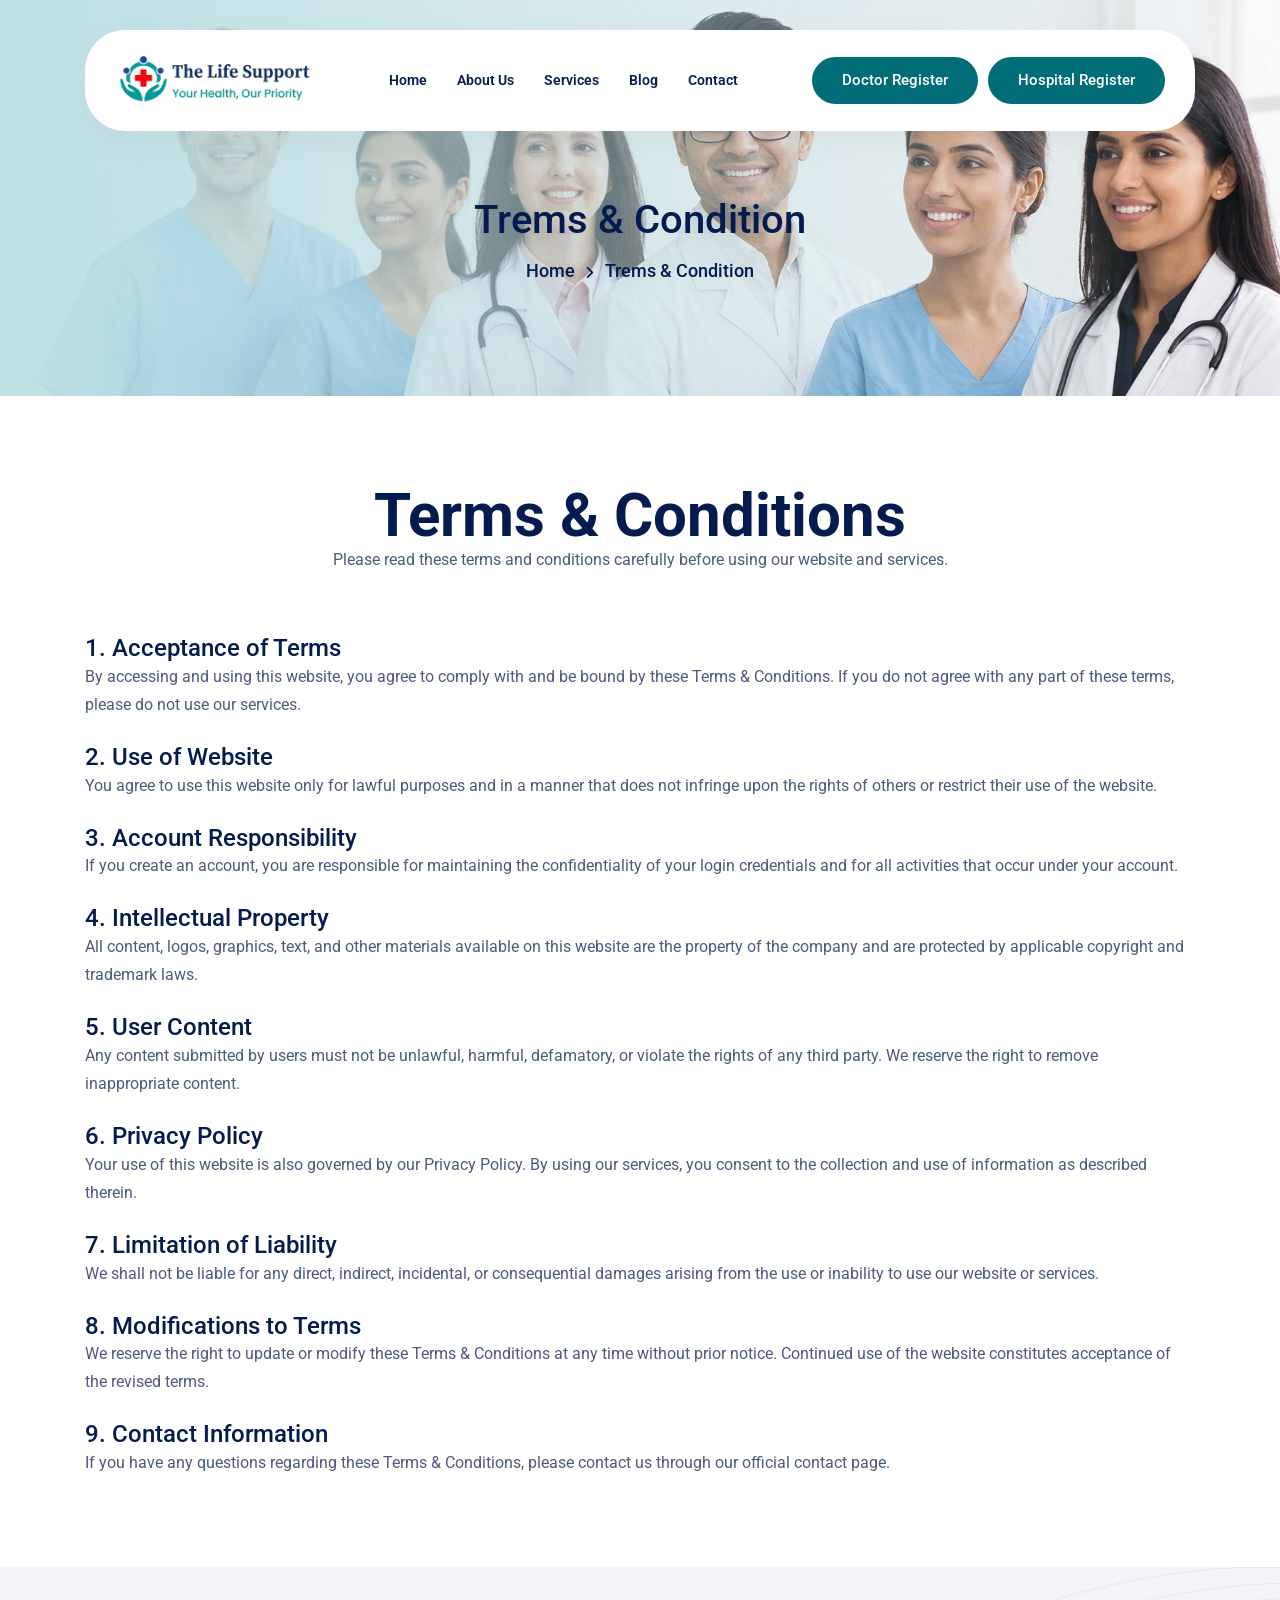
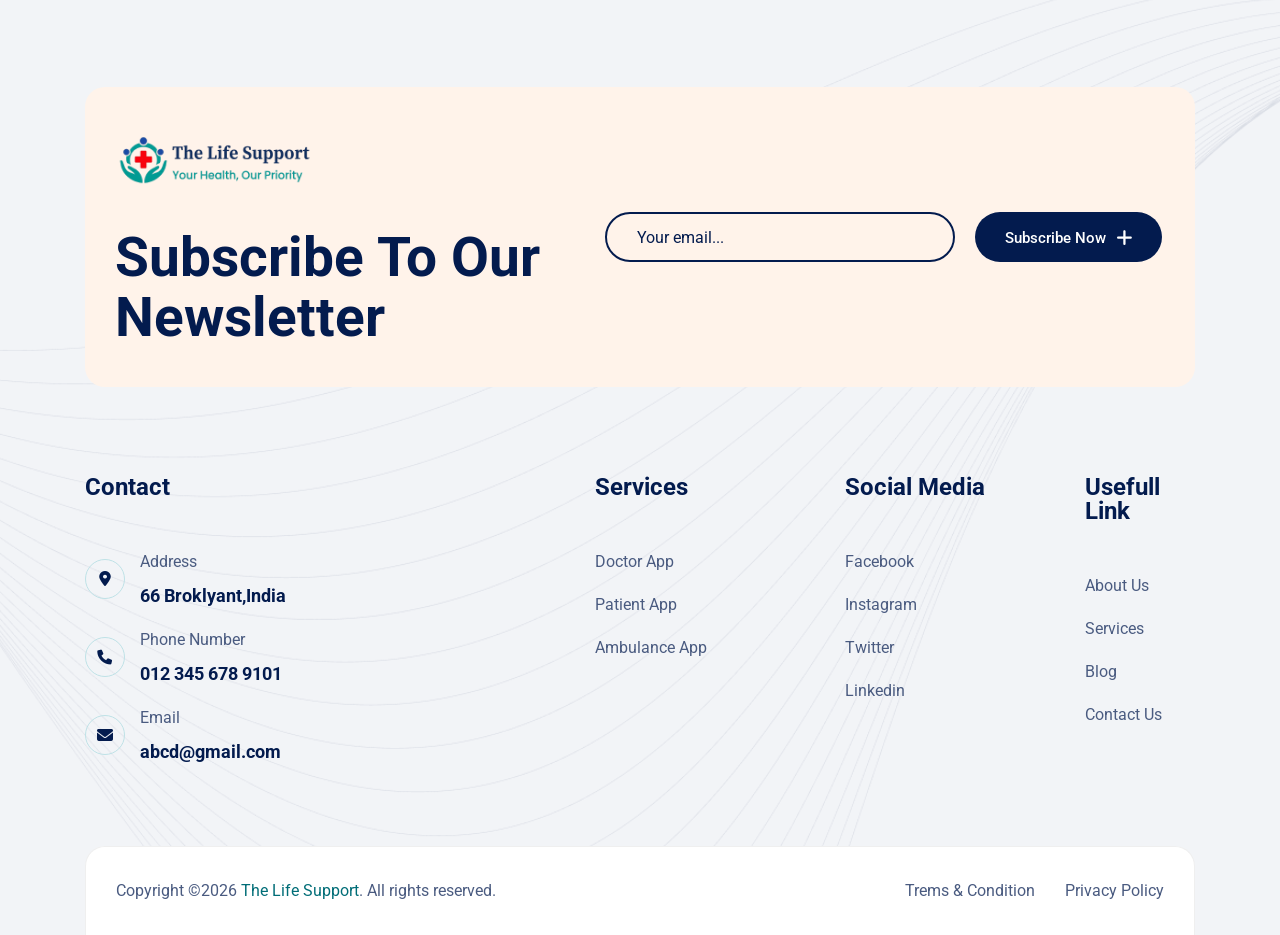
<file: trems-condition.html>
<!DOCTYPE html>
<html lang="en">


<head>
    <meta charset="UTF-8" />
    <meta name="viewport" content="width=device-width, initial-scale=1.0" />
    <title> The Life Support</title>
    <!-- favicons Icons -->
    <link rel="apple-touch-icon" sizes="180x180" href="assets/images/favicons/apple-touch-icon.png" />
    <link rel="icon" type="image/png" sizes="32x32" href="assets/images/favicons/favicon-32x32.png" />
    <link rel="icon" type="image/png" sizes="16x16" href="assets/images/favicons/favicon-16x16.png" />
    <link rel="manifest" href="assets/images/favicons/site.webmanifest" />
    <meta name="description" content="Careon HTML 5 Template " />

    <!-- fonts -->
    <link rel="preconnect" href="https://fonts.googleapis.com/">
    <link rel="preconnect" href="https://fonts.gstatic.com/" crossorigin>
    <link href="https://fonts.googleapis.com/css2?family=Roboto:ital,wght@0,100..900;1,100..900&amp;display=swap"
        rel="stylesheet">


    <link rel="stylesheet" href="assets/css/bootstrap.min.css" />
    <link rel="stylesheet" href="assets/css/animate.min.css" />
    <link rel="stylesheet" href="assets/css/custom-animate.css" />
    <link rel="stylesheet" href="assets/css/swiper.min.css" />
    <link rel="stylesheet" href="assets/css/font-awesome-all.css" />
    <link rel="stylesheet" href="assets/css/jarallax.css" />
    <link rel="stylesheet" href="assets/css/jquery.magnific-popup.css" />
    <link rel="stylesheet" href="assets/css/flaticon.css">
    <link rel="stylesheet" href="assets/css/owl.carousel.min.css" />
    <link rel="stylesheet" href="assets/css/odometer.min.css" />
    <link rel="stylesheet" href="assets/css/owl.theme.default.min.css" />
    <link rel="stylesheet" href="assets/css/nice-select.css" />
    <link rel="stylesheet" href="assets/css/jquery-ui.css" />
    <link rel="stylesheet" href="assets/css/aos.css" />
    <link rel="stylesheet" href="assets/css/timePicker.css" />


    <link rel="stylesheet" href="assets/css/module-css/slider.css" />
    <link rel="stylesheet" href="assets/css/module-css/banner.css" />
    <link rel="stylesheet" href="assets/css/module-css/footer.css" />
    <link rel="stylesheet" href="assets/css/module-css/feature.css" />
    <link rel="stylesheet" href="assets/css/module-css/about.css" />
    <link rel="stylesheet" href="assets/css/module-css/brand.css" />
    <link rel="stylesheet" href="assets/css/module-css/service.css" />
    <link rel="stylesheet" href="assets/css/module-css/project.css" />
    <link rel="stylesheet" href="assets/css/module-css/team.css" />
    <link rel="stylesheet" href="assets/css/module-css/faq.css" />
    <link rel="stylesheet" href="assets/css/module-css/testimonial.css" />
    <link rel="stylesheet" href="assets/css/module-css/blog.css" />
    <link rel="stylesheet" href="assets/css/module-css/contact.css" />
    <link rel="stylesheet" href="assets/css/module-css/page-header.css" />
    <link rel="stylesheet" href="assets/css/module-css/appiontment.css" />
    <link rel="stylesheet" href="assets/css/module-css/error-page.css" />
    <link rel="stylesheet" href="assets/css/module-css/shop.css" />

    <!-- template styles -->
    <link rel="stylesheet" href="assets/css/style.css" />
    <link rel="stylesheet" href="assets/css/responsive.css" />
</head>

<body class="custom-cursor">
    <!-- <div class="custom-cursor__cursor"></div>
    <div class="custom-cursor__cursor-two"></div>

    <div class="preloader">
        <div class="preloader__image"></div>
    </div> -->
    <!-- /.preloader -->






    <div class="page-wrapper">
        <header class="main-header">
            <div class="main-header__wrapper">
                <nav class="main-menu">
                    <div class="main-menu__wrapper">
                        <div class="container">
                            <div class="main-menu__wrapper-inner">
                                <div class="main-menu__left">
                                    <div class="main-menu__logo mainLogo">
                                        <a href="index.html"><img src="assets/images/resources/logo-1.png" alt=""></a>
                                    </div>
                                </div>
                                <div class="main-menu__main-menu-box">
                                    <a href="#" class="mobile-nav__toggler"><i class="fa fa-bars"></i></a>
                                    <ul class="main-menu__list">
                                        <li class="">
                                            <!-- dropdown -->
                                            <a href="index.html">Home </a>
                                        </li>
                                        <li>
                                            <a href="about.html">About Us</a>
                                        </li>

                                        <li class="#">
                                            <!-- dropdown -->
                                            <a href="services.html">Services</a>
                                        </li>

                                        <li class="#">
                                            <!-- dropdown -->
                                            <a href="blog.html">Blog</a>
                                        </li>
                                        <li>
                                            <a href="contact.html">Contact</a>
                                        </li>
                                    </ul>
                                </div>
                                <div class="main-menu__right">
                                    <div class="main-menu__thm-btn">
                                        <a href="sign-up.html" class="thm-btn">Doctor Register </a>

                                    </div>

                                    <div class="main-menu__thm-btn" style="margin-left: 10px;">
                                        <a href="sign-up.html" class="thm-btn">Hospital Register </a>
                                        <!-- <span class="icon-plus"></span> -->
                                    </div>
                                </div>
                            </div>
                        </div>
                    </div>
                </nav>
            </div>
        </header>

        <div class="stricky-header stricked-menu main-menu">
            <div class="sticky-header__content"></div><!-- /.sticky-header__content -->
        </div><!-- /.stricky-header -->



        <!--Page Header Start-->
        <section class="page-header">
            <div class="page-header__bg" style="background-image: url(assets/images/backgrounds/page-header-bg.jpg);">
            </div>
            <div class="container">
                <div class="page-header__inner">
                    <h3>Trems & Condition</h3>
                    <div class="thm-breadcrumb__inner">
                        <ul class="thm-breadcrumb list-unstyled">
                            <li><a href="index.html">Home</a></li>
                            <li><span class="icon-arrow-left"></span></li>
                            <li>Trems & Condition</li>
                        </ul>
                    </div>
                </div>
            </div>
        </section>
        <!--Page Header End-->

        <!--Start Login One-->
        <section class="terms-page " style="margin-top: 90px; margin-bottom: 90px">
            <div class="container">
                <div class="login-one__form">
                    <div class="inner-title text-center">
                        <h2>Terms & Conditions</h2>
                        <p>Please read these terms and conditions carefully before using our website and services.</p>
                    </div>

                    <div class="terms-content">

                        <div class="form-group mb-4">
                            <h4>1. Acceptance of Terms</h4>
                            <p>
                                By accessing and using this website, you agree to comply with and be bound by these
                                Terms & Conditions. If you do not agree with any part of these terms, please do not use
                                our services.
                            </p>
                        </div>

                        <div class="form-group mb-4">
                            <h4>2. Use of Website</h4>
                            <p>
                                You agree to use this website only for lawful purposes and in a manner that does not
                                infringe upon the rights of others or restrict their use of the website.
                            </p>
                        </div>

                        <div class="form-group mb-4">
                            <h4>3. Account Responsibility</h4>
                            <p>
                                If you create an account, you are responsible for maintaining the confidentiality of
                                your login credentials and for all activities that occur under your account.
                            </p>
                        </div>

                        <div class="form-group mb-4">
                            <h4>4. Intellectual Property</h4>
                            <p>
                                All content, logos, graphics, text, and other materials available on this website are
                                the property of the company and are protected by applicable copyright and trademark
                                laws.
                            </p>
                        </div>

                        <div class="form-group mb-4">
                            <h4>5. User Content</h4>
                            <p>
                                Any content submitted by users must not be unlawful, harmful, defamatory, or violate
                                the rights of any third party. We reserve the right to remove inappropriate content.
                            </p>
                        </div>

                        <div class="form-group mb-4">
                            <h4>6. Privacy Policy</h4>
                            <p>
                                Your use of this website is also governed by our Privacy Policy. By using our services,
                                you consent to the collection and use of information as described therein.
                            </p>
                        </div>

                        <div class="form-group mb-4">
                            <h4>7. Limitation of Liability</h4>
                            <p>
                                We shall not be liable for any direct, indirect, incidental, or consequential damages
                                arising from the use or inability to use our website or services.
                            </p>
                        </div>

                        <div class="form-group mb-4">
                            <h4>8. Modifications to Terms</h4>
                            <p>
                                We reserve the right to update or modify these Terms & Conditions at any time without
                                prior notice. Continued use of the website constitutes acceptance of the revised terms.
                            </p>
                        </div>

                        <div class="form-group mb-4">
                            <h4>9. Contact Information</h4>
                            <p>
                                If you have any questions regarding these Terms & Conditions, please contact us through
                                our official contact page.
                            </p>
                        </div>

                        
                    </div>
                </div>
            </div>
        </section>
        <!--End Login One-->


        <!--Site Footer Start-->
        <footer class="site-footer">
            <div class="site-footer__bg-shape"
                style="background-image: url(assets/images/shapes/site-footer-bg-shape.png);"></div>
            <div class="site-footer__newsletter">
                <div class="container">
                    <div class="site-footer__newsletter-inner">
                        <div class="site-footer__newsletter-inner-title-box">
                            <div class="footer-widget__logo mainLogo">
                                <a href="index.html"><img src="assets/images/resources/logo-1.png" alt=""></a>
                            </div>
                            <h2 class="site-footer__newsletter-title">Subscribe To Our <br>Newsletter</h2>
                        </div>
                        <div class="site-footer__newsletter-form">
                            <form class="site-footer__newsletter-form">
                                <div class="site-footer__newsletter-input">
                                    <input type="email" placeholder="Your email...">
                                </div>
                                <button type="submit" class="thm-btn">Subscribe Now <span class="icon-plus"></span>
                                </button>
                            </form>
                        </div>
                    </div>
                </div>
            </div>
            <div class="site-footer__top">
                <div class="container">
                    <div class="site-footer__top-inner">
                        <div class="row">
                            <div class="col-xl-5 col-lg-6 col-md-6 wow fadeInUp" data-wow-delay="100ms">
                                <div class="footer-widget__contact-info">
                                    <h4 class="footer-widget__title">Contact</h4>
                                    <ul class="footer-widget__contact-list list-unstyled">
                                        <li>
                                            <div class="footer-widget__contact-icon">
                                                <span class="icon-pin"></span>
                                            </div>
                                            <div class="footer-widget__contact-content">
                                                <span>Address</span>
                                                <p class="footer-widget__contact-text">66 Broklyant,India</p>
                                            </div>
                                        </li>
                                        <li>
                                            <div class="footer-widget__contact-icon">
                                                <span class="icon-call"></span>
                                            </div>
                                            <div class="footer-widget__contact-content">
                                                <span>Phone Number</span>
                                                <p class="footer-widget__contact-text"><a href="tel:0123456789101">012
                                                        345
                                                        678 9101</a></p>
                                            </div>
                                        </li>
                                        <li>
                                            <div class="footer-widget__contact-icon">
                                                <span class="icon-envolope"></span>
                                            </div>
                                            <div class="footer-widget__contact-content">
                                                <span>Email</span>
                                                <p class="footer-widget__contact-text"><a
                                                        href="mailto:abcd@gmail.com">abcd@gmail.com</a></p>
                                            </div>
                                        </li>
                                    </ul>
                                </div>
                            </div>
                            <div class="col-xl-3 col-lg-6 col-md-6 wow fadeInUp" data-wow-delay="200ms">
                                <div class="footer-widget__services">
                                    <h4 class="footer-widget__title">Services</h4>
                                    <ul class="footer-widget__services-link-list list-unstyled">
                                        <li>
                                            <a href="#">Doctor App</a>
                                        </li>
                                        <li>
                                            <a href="#">Patient App</a>
                                        </li>
                                        <li>
                                            <a href="#">Ambulance App</a>
                                        </li>
                                    </ul>
                                </div>
                            </div>
                            <div class="col-xl-2 col-lg-6 col-md-6 wow fadeInUp" data-wow-delay="300ms">
                                <div class="footer-widget__social-media">
                                    <div class="footer-widget__title-box">
                                        <h3 class="footer-widget__title">Social Media</h3>
                                    </div>
                                    <ul class="footer-widget__services-link-list list-unstyled">
                                        <li>
                                            <a href="contact.html">Facebook</a>
                                        </li>
                                        <li>
                                            <a href="contact.html">Instagram</a>
                                        </li>
                                        <li>
                                            <a href="contact.html">Twitter</a>
                                        </li>
                                        <li>
                                            <a href="contact.html">Linkedin</a>
                                        </li>
                                    </ul>
                                </div>
                            </div>
                            <div class="col-xl-2 col-lg-6 col-md-6 wow fadeInUp" data-wow-delay="400ms">
                                <div class="footer-widget__page-link">
                                    <h4 class="footer-widget__title">Usefull Link</h4>
                                    <ul class="footer-widget__services-link-list list-unstyled">
                                        <li>
                                            <a href="about.html">About Us</a>
                                        </li>
                                        <li>
                                            <a href="services.html">Services</a>
                                        </li>
                                        <li>
                                            <a href="blog.html">Blog</a>
                                        </li>
                                        <li>
                                            <a href="contact.html">Contact Us</a>
                                        </li>
                                    </ul>
                                </div>
                            </div>
                        </div>
                    </div>
                </div>
            </div>
            <div class="site-footer__bottom">
                <div class="container">
                    <div class="row">
                        <div class="col-xl-12">
                            <div class="site-footer__bottom-inner">
                                <div class="site-footer__copyright">
                                    <p class="site-footer__copyright-text">Copyright ©2026 <a
                                            href="index.html">The Life Support</a>. All rights reserved.</p>
                                </div>
                                <div class="site-footer__bottom-menu-box">
                                    <ul class="list-unstyled site-footer__bottom-menu">
                                        <li><a href="trems-condition.html">Trems & Condition</a></li>
                                        <li><a href="privacy-policy.html">Privacy Policy</a></li>
                                    </ul>
                                </div>
                            </div>
                        </div>
                    </div>
                </div>
            </div>
        </footer>
        <!--Site Footer End-->




    </div><!-- /.page-wrapper -->


    <div class="mobile-nav__wrapper">
        <div class="mobile-nav__overlay mobile-nav__toggler"></div>
        <!-- /.mobile-nav__overlay -->
        <div class="mobile-nav__content">
            <span class="mobile-nav__close mobile-nav__toggler"><i class="fa fa-times"></i></span>

            <div class="logo-box">
                <a href="index.html" aria-label="logo image"><img src="assets/images/resources/logo-3.png" width="135"
                        alt="" /></a>
            </div>
            <!-- /.logo-box -->
            <div class="mobile-nav__container"></div>
            <!-- /.mobile-nav__container -->

            <ul class="mobile-nav__contact list-unstyled">
                <li>
                    <i class="fa fa-envelope"></i>
                    <a href="mailto:needhelp@packageName__.com">needhelp@careon.com</a>
                </li>
                <li>
                    <i class="fas fa-phone"></i>
                    <a href="tel:666-888-0000">666 888 0000</a>
                </li>
            </ul><!-- /.mobile-nav__contact -->
            <div class="mobile-nav__top">
                <div class="mobile-nav__social">
                    <a href="#" class="fab fa-twitter"></a>
                    <a href="#" class="fab fa-facebook-square"></a>
                    <a href="#" class="fab fa-pinterest-p"></a>
                    <a href="#" class="fab fa-instagram"></a>
                </div><!-- /.mobile-nav__social -->
            </div><!-- /.mobile-nav__top -->



        </div>
        <!-- /.mobile-nav__content -->
    </div>
    <!-- /.mobile-nav__wrapper -->



    <a href="#" data-target="html" class="scroll-to-target scroll-to-top">
        <span class="scroll-to-top__wrapper"><span class="scroll-to-top__inner"></span></span>
        <span class="scroll-to-top__text"> Go Back Top</span>
    </a>


    <script src="assets/js/jquery-3.6.0.min.js"></script>
    <script src="assets/js/bootstrap.bundle.min.js"></script>
    <script src="assets/js/jarallax.min.js"></script>
    <script src="assets/js/jquery.ajaxchimp.min.js"></script>
    <script src="assets/js/jquery.appear.min.js"></script>
    <script src="assets/js/swiper.min.js"></script>
    <script src="assets/js/jquery.circle-progress.min.js"></script>
    <script src="assets/js/jquery.magnific-popup.min.js"></script>
    <script src="assets/js/isotope.js"></script>
    <script src="assets/js/jquery.validate.min.js"></script>
    <script src="assets/js/wNumb.min.js"></script>
    <script src="assets/js/wow.js"></script>
    <script src="assets/js/owl.carousel.min.js"></script>
    <script src="assets/js/jquery-ui.js"></script>
    <script src="assets/js/odometer.min.js"></script>
    <script src="assets/js/jquery.nice-select.min.js"></script>
    <script src="assets/js/jquery-sidebar-content.js"></script>
    <script src="assets/js/gsap/gsap.js"></script>
    <script src="assets/js/gsap/ScrollTrigger.js"></script>
    <script src="assets/js/gsap/SplitText.js"></script>
    <script src="assets/js/aos.js"></script>
    <script src="assets/js/timePicker.js"></script>




    <!-- template js -->
    <script src="assets/js/script.js"></script>
</body>


</html>
</file>
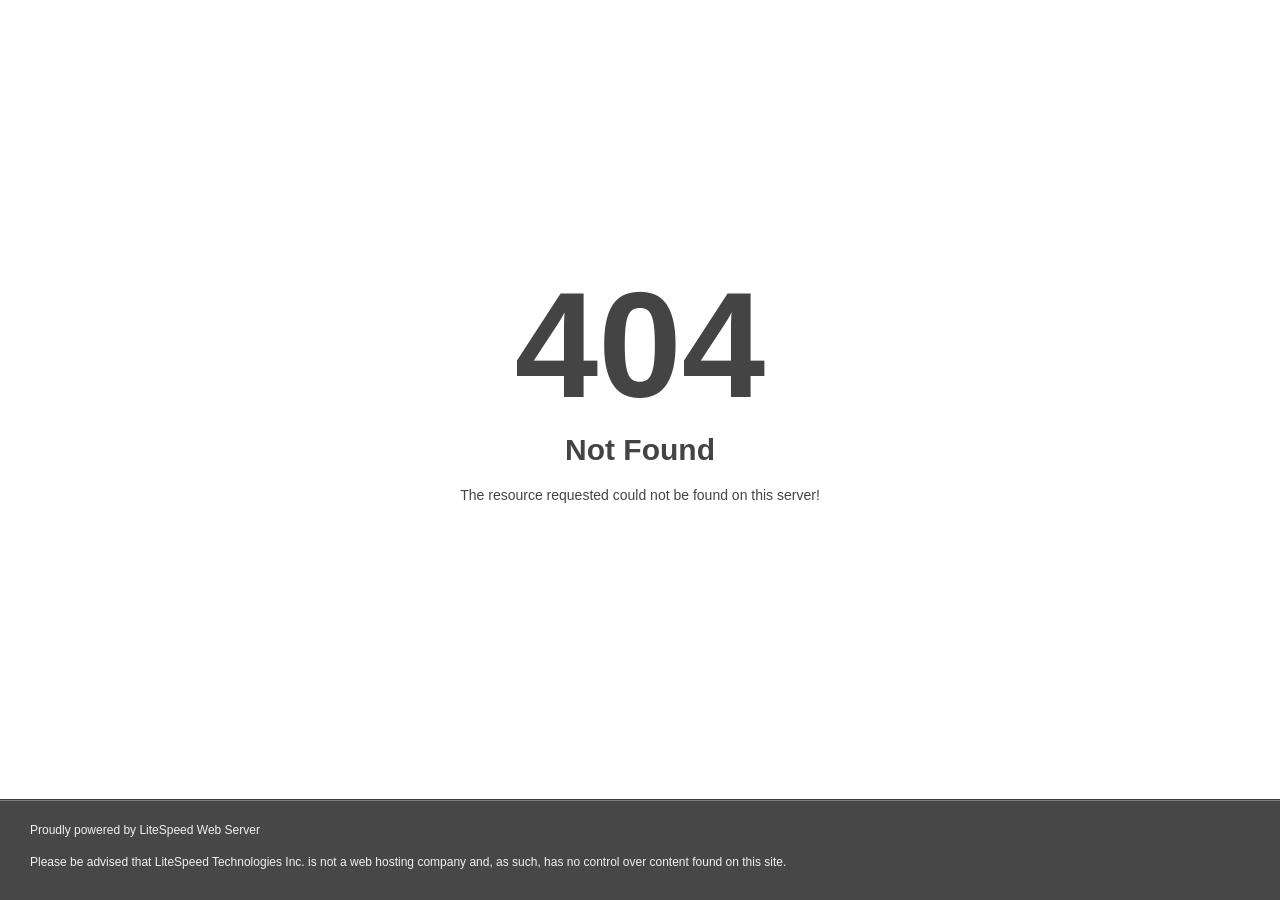
<file: assets/fonts/fa-brands-400.html>
<!DOCTYPE html>
<html style="height:100%">
<head>
<meta name="viewport" content="width=device-width, initial-scale=1, shrink-to-fit=no" />
<title> 404 Not Found
</title><style>@media (prefers-color-scheme:dark){body{background-color:#000!important}}</style></head>
<body style="color: #444; margin:0;font: normal 14px/20px Arial, Helvetica, sans-serif; height:100%; background-color: #fff;">
<div style="height:auto; min-height:100%; ">     <div style="text-align: center; width:800px; margin-left: -400px; position:absolute; top: 30%; left:50%;">
        <h1 style="margin:0; font-size:150px; line-height:150px; font-weight:bold;">404</h1>
<h2 style="margin-top:20px;font-size: 30px;">Not Found
</h2>
<p>The resource requested could not be found on this server!</p>
</div></div><div style="color:#f0f0f0; font-size:12px;margin:auto;padding:0px 30px 0px 30px;position:relative;clear:both;height:100px;margin-top:-101px;background-color:#474747;border-top: 1px solid rgba(0,0,0,0.15);box-shadow: 0 1px 0 rgba(255, 255, 255, 0.3) inset;">
<br>Proudly powered by LiteSpeed Web Server<p>Please be advised that LiteSpeed Technologies Inc. is not a web hosting company and, as such, has no control over content found on this site.</p></div></body></html>
</file>
<file: assets/css/jarallax.css>
.jarallax {
    position: relative;
    z-index: 0;
}
.jarallax > .jarallax-img {
    position: absolute;
    object-fit: cover;
    /* support for plugin https://github.com/bfred-it/object-fit-images */
    font-family: 'object-fit: cover;';
    top: 0;
    left: 0;
    width: 100%;
    height: 100%;
    z-index: -1;
}
</file>
<file: assets/css/flaticon.css>
@font-face {
  font-family: 'icomoon';
  src: url('../fonts/icomoon78ed.eot?orkqwr');
  src: url('../fonts/icomoon78ed.eot?orkqwr#iefix') format('embedded-opentype'),
    url('../fonts/icomoon78ed.ttf?orkqwr') format('truetype'),
    url('../fonts/icomoon78ed.woff?orkqwr') format('woff'),
    url('../fonts/icomoon78ed.svg?orkqwr#icomoon') format('svg');
  font-weight: normal;
  font-style: normal;
  font-display: block;
}

[class^="icon-"],
[class*=" icon-"] {
  /* use !important to prevent issues with browser extensions that change fonts */
  font-family: 'icomoon' !important;
  speak: never;
  font-style: normal;
  font-weight: normal;
  font-variant: normal;
  text-transform: none;
  line-height: 1;

  /* Better Font Rendering =========== */
  -webkit-font-smoothing: antialiased;
  -moz-osx-font-smoothing: grayscale;
}






.icon-medicine-2-2:before {
  content: "\e943";
}

.icon-pills:before {
  content: "\e900";
}

.icon-pills-2:before {
  content: "\e901";
}

.icon-pills-3:before {
  content: "\e902";
}

.icon-pin:before {
  content: "\e903";
}

.icon-pinterest:before {
  content: "\e904";
}

.icon-plaster:before {
  content: "\e905";
}

.icon-play:before {
  content: "\e906";
}

.icon-plus:before {
  content: "\e907";
}

.icon-prev:before {
  content: "\e908";
}

.icon-quaity-care:before {
  content: "\e909";
}

.icon-quaity-care-2:before {
  content: "\e90a";
}

.icon-quaity-care-3:before {
  content: "\e90b";
}

.icon-quaity-care-4:before {
  content: "\e90c";
}

.icon-quote:before {
  content: "\e90d";
}

.icon-quote-2:before {
  content: "\e90e";
}

.icon-right-arrow:before {
  content: "\e90f";
}

.icon-search:before {
  content: "\e910";
}

.icon-star:before {
  content: "\e911";
}

.icon-teeth:before {
  content: "\e912";
}

.icon-teeth-2:before {
  content: "\e913";
}

.icon-teeth-3:before {
  content: "\e914";
}

.icon-teeth-4:before {
  content: "\e915";
}

.icon-teeth-5:before {
  content: "\e916";
}

.icon-teeth-6:before {
  content: "\e917";
}

.icon-teeth-7:before {
  content: "\e918";
}

.icon-teeth-8:before {
  content: "\e919";
}

.icon-teeth-9:before {
  content: "\e91a";
}

.icon-teeth-10:before {
  content: "\e91b";
}

.icon-teeth-11:before {
  content: "\e91c";
}

.icon-teeth-12:before {
  content: "\e91d";
}

.icon-tofi:before {
  content: "\e91e";
}

.icon-toothache:before {
  content: "\e91f";
}

.icon-twitter:before {
  content: "\e920";
}

.icon-up-arrow:before {
  content: "\e921";
}

.icon-user:before {
  content: "\e922";
}

.icon-file:before {
  content: "\e923";
}

.icon-hour:before {
  content: "\e924";
}

.icon-inhelar:before {
  content: "\e925";
}

.icon-injection:before {
  content: "\e926";
}

.icon-injection-2:before {
  content: "\e927";
}

.icon-instagram:before {
  content: "\e928";
}

.icon-left-arrow:before {
  content: "\e929";
}

.icon-left-arrows:before {
  content: "\e92a";
}

.icon-medicine:before {
  content: "\e92b";
}

.icon-next:before {
  content: "\e92c";
}

.icon-pain-killer:before {
  content: "\e92d";
}

.icon-paper-plane:before {
  content: "\e92e";
}

.icon-patient:before {
  content: "\e92f";
}

.icon-pill-4:before {
  content: "\e930";
}

.icon-pill-5:before {
  content: "\e931";
}

.icon-angle-down:before {
  content: "\e932";
}

.icon-arrow-left:before {
  content: "\e933";
}

.icon-arrow-right:before {
  content: "\e934";
}

.icon-arrow-up:before {
  content: "\e935";
}

.icon-broken-bone:before {
  content: "\e936";
}

.icon-calender:before {
  content: "\e937";
}

.icon-call:before {
  content: "\e938";
}

.icon-call-2:before {
  content: "\e939";
}

.icon-certification:before {
  content: "\e93a";
}

.icon-cheack:before {
  content: "\e93b";
}

.icon-comments:before {
  content: "\e93c";
}

.icon-cream:before {
  content: "\e93d";
}

.icon-date:before {
  content: "\e93e";
}

.icon-date-2:before {
  content: "\e93f";
}

.icon-download:before {
  content: "\e940";
}

.icon-envolope:before {
  content: "\e941";
}

.icon-facebook:before {
  content: "\e942";
}
</file>
<file: assets/css/nice-select.css>
.nice-select {
    position: relative;
    display: block;
    -webkit-tap-highlight-color: transparent;
    background-color: #f6f4f9;
    border-radius: 0px;
    border: 0px solid #e4e4e4;
    box-sizing: border-box;
    clear: both;
    cursor: pointer;
    float: none;
    font-family: inherit;
    color: #888888;
    font-size: 14px;
    font-weight: 300;
    height: 70px;
    line-height: 48px;
    outline: none;
    padding-left: 25px;
    padding-right: 25px;
    text-align: left !important;
    -webkit-transition: all 0.2s ease-in-out;
    transition: all 0.2s ease-in-out;
    -webkit-user-select: none;
    -moz-user-select: none;
    -ms-user-select: none;
    user-select: none;
    white-space: nowrap;
    width: auto;
}

.nice-select:hover {
    border-color: #6e7a7a;
}

.nice-select:active,
.nice-select.open,
.nice-select:focus {
    border-color: #6e7a7a;
}


.nice-select:after {
    position: absolute;
    right: 17px;
    top: 50%;
    margin-top: -4px;
    display: block;
    border-bottom: 1px solid var(--careon-gray);
    border-right: 1px solid var(--careon-gray);
    content: '';
    width: 8px;
    height: 8px;
    pointer-events: none;
    -webkit-transform-origin: 66% 66%;
    -ms-transform-origin: 66% 66%;
    transform-origin: 66% 66%;
    -webkit-transform: rotate(45deg);
    -ms-transform: rotate(45deg);
    transform: rotate(45deg);
    -webkit-transition: all 0.15s ease-in-out;
    transition: all 0.15s ease-in-out;
}

.nice-select.open:after {
    -webkit-transform: rotate(-135deg);
    -ms-transform: rotate(-135deg);
    transform: rotate(-135deg);
}

.nice-select.open .list {
    opacity: 1;
    pointer-events: auto;
    -webkit-transform: scale(1) translateY(0);
    -ms-transform: scale(1) translateY(0);
    transform: scale(1) translateY(0);
}

.nice-select.disabled {
    border-color: #ededed;
    color: #999;
    pointer-events: none;
}

.nice-select.disabled:after {
    border-color: #cccccc;
}

.nice-select.wide {
    width: 100%;
}

.nice-select.wide .list {
    left: 0 !important;
    right: 0 !important;
}


.nice-select.right {
    float: right;
}

.nice-select.right .list {
    left: auto;
    right: 0;
}

.nice-select.small {
    font-size: 12px;
    height: 36px;
    line-height: 34px;
}

.nice-select.small:after {
    height: 4px;
    width: 4px;
}

.nice-select.small .option {
    line-height: 34px;
    min-height: 34px;
}


.nice-select .list {
    background-color: var(--careon-base);
    border-radius: 5px;
    box-sizing: border-box;
    margin-top: 0px;
    opacity: 0;
    overflow: hidden;
    padding: 0;
    pointer-events: none;
    position: absolute;
    top: 100%;
    left: 0;
    -webkit-transform-origin: 50% 0;
    -ms-transform-origin: 50% 0;
    transform-origin: 50% 0;
    -webkit-transform: scale(0.75) translateY(-21px);
    -ms-transform: scale(0.75) translateY(-21px);
    transform: scale(0.75) translateY(-21px);
    -webkit-transition: all 0.2s cubic-bezier(0.5, 0, 0, 1.25), opacity 0.15s ease-out;
    transition: all 0.2s cubic-bezier(0.5, 0, 0, 1.25), opacity 0.15s ease-out;
    z-index: 12;
}

.nice-select .list:hover .option:not(:hover) {
    background-color: transparent !important;
}

.nice-select .option {
    color: #ffffff;
    font-weight: 400;
    line-height: 40px;
    list-style: none;
    min-height: 40px;
    outline: none;
    padding-left: 18px;
    padding-right: 29px;
    text-align: left;
    cursor: pointer;
    -webkit-transition: all 0.2s;
    transition: all 0.2s;
}

.nice-select .option:hover,
.nice-select .option.focus,
.nice-select .option.selected.focus {
    color: #ffffff;
    background-color: var(--careon-black);
}

.nice-select .option.selected {
    font-weight: 700;
}

.nice-select .option.disabled {
    background-color: transparent;
    color: #999;
    cursor: default;
}

.no-csspointerevents .nice-select .list {
    display: none;
}

.no-csspointerevents .nice-select.open .list {
    display: block;
}

.get-flight-two__inner .nice-select:after {
    border-bottom: 2px solid var(--careon-gray);
    border-right: 2px solid var(--careon-gray);
}
</file>
<file: assets/css/module-css/slider.css>
/*--------------------------------------------------------------
# Main Slider
--------------------------------------------------------------*/
.main-slider {
    position: relative;
    display: block;
    background-color: var(--careon-black);
    z-index: 91;
}

.main-slider .swiper-slide {
    position: relative;
    background-color: var(--careon-black);
}

.main-slider__shape-1 {
    position: absolute;
    width: 810px;
    height: 810px;
    left: -236px;
    bottom: -380px;
    background: #0C3A9C;
    filter: blur(182.737px);
    border-radius: 50%;
    z-index: -1;
}

.main-slider__shape-2 {
    position: absolute;
    width: 810px;
    height: 810px;
    right: -175px;
    top: -395px;
    background: #0C3A9C;
    filter: blur(182.737px);
    border-radius: 50%;
    z-index: -1;
}

.main-slider__shape-3 {
    position: absolute;
    bottom: 0;
    right: 0;
    background: #006D77;
    opacity: 0.1;
    filter: blur(110px);
    border-radius: 50%;
    z-index: -1;
}

.main-slider .container {
    position: relative;
    padding-top: 230px;
    padding-bottom: 170px;
    z-index: 30;
}

.main-slider__content {
    position: relative;
    display: block;
    z-index: 15;
}

.main-slider__sub-title {
    position: relative;
    display: inline-flex;
    align-items: center;
    justify-content: center;
    font-size: 18px;
    font-weight: 700;
    color: var(--careon-white);
    text-transform: capitalize;
    border: 1px solid var(--careon-white);
    padding: 3px 12px 2px;
    border-radius: 18px;
    opacity: 0;
    -webkit-transform: perspective(400px) rotateX(0deg) translateY(-120px);
    -ms-transform: perspective(400px) rotateX(0deg) translateY(-120px);
    transform: perspective(400px) rotateX(0deg) translateY(-120px);
    -webkit-transform-origin: bottom;
    -ms-transform-origin: bottom;
    transform-origin: bottom;
    -webkit-transition: all 1500ms ease;
    -moz-transition: all 1500ms ease;
    -ms-transition: all 1500ms ease;
    -o-transition: all 1500ms ease;
    transition: all 1500ms ease;
}

.main-slider .swiper-slide-active .main-slider__sub-title {
    opacity: 1;
    -webkit-transform: perspective(400px) rotateY(0deg) translateY(0px);
    -ms-transform: perspective(400px) rotateY(0deg) translateY(0px);
    transform: perspective(400px) rotateY(0deg) translateY(0px);
    -webkit-transition-delay: 1000ms;
    -moz-transition-delay: 1000ms;
    -ms-transition-delay: 1000ms;
    -o-transition-delay: 1000ms;
}

.main-slider__title {
    position: relative;
    font-size: 70px;
    color: var(--careon-white);
    font-weight: 800;
    line-height: 1.2em;
    text-transform: capitalize;
    margin-top: 19px;
    margin-bottom: 25px;
    opacity: 0;
    -webkit-transform: perspective(400px) rotateX(0deg) translateY(-120px);
    -ms-transform: perspective(400px) rotateX(0deg) translateY(-120px);
    transform: perspective(400px) rotateX(0deg) translateY(-120px);
    -webkit-transform-origin: bottom;
    -ms-transform-origin: bottom;
    transform-origin: bottom;
    -webkit-transition: all 1500ms ease;
    -moz-transition: all 1500ms ease;
    -ms-transition: all 1500ms ease;
    -o-transition: all 1500ms ease;
    transition: all 1500ms ease;
}

.main-slider__title span {
    color: var(--careon-white);
    font-weight: 300;
}

.main-slider .swiper-slide-active .main-slider__title {
    opacity: 1;
    -webkit-transform: perspective(400px) rotateY(0deg) translateY(0px);
    -ms-transform: perspective(400px) rotateY(0deg) translateY(0px);
    transform: perspective(400px) rotateY(0deg) translateY(0px);
    -webkit-transition-delay: 500ms;
    -moz-transition-delay: 500ms;
    -ms-transition-delay: 500ms;
    -o-transition-delay: 500ms;
}

.main-slider__text {
    position: relative;
    display: block;
    font-size: 16px;
    font-weight: 400;
    color: var(--careon-white);
    line-height: 28px;
    margin-bottom: 37px;
    opacity: 0;
    -webkit-transform: perspective(400px) rotateY(0deg) translateY(120px);
    -ms-transform: perspective(400px) rotateY(0deg) translateY(120px);
    transform: perspective(400px) rotateY(0deg) translateY(120px);
    -webkit-transform-origin: bottom;
    -ms-transform-origin: bottom;
    transform-origin: bottom;
    -webkit-transition: all 1500ms ease;
    -moz-transition: all 1500ms ease;
    -ms-transition: all 1500ms ease;
    -o-transition: all 1500ms ease;
    transition: all 1500ms ease;
    z-index: 1;
}

.main-slider .swiper-slide-active .main-slider__text {
    opacity: 1;
    -webkit-transform: perspective(400px) rotateY(0deg) translateY(0px);
    -ms-transform: perspective(400px) rotateY(0deg) translateY(0px);
    transform: perspective(400px) rotateY(0deg) translateY(0px);
    -webkit-transition-delay: 1500ms;
    -moz-transition-delay: 1500ms;
    -ms-transition-delay: 1500ms;
    -o-transition-delay: 1500ms;
    transition-delay: 1500ms;
}

.main-slider__btn-and-video-box {
    position: relative;
    display: flex;
    align-items: center;
    flex-wrap: wrap;
    gap: 30px;
    opacity: 0;
    -webkit-transform: perspective(400px) rotateY(0deg) translateY(120px);
    -ms-transform: perspective(400px) rotateY(0deg) translateY(120px);
    transform: perspective(400px) rotateY(0deg) translateY(120px);
    -webkit-transform-origin: bottom;
    -ms-transform-origin: bottom;
    transform-origin: bottom;
    -webkit-transition: all 1500ms ease;
    -moz-transition: all 1500ms ease;
    -ms-transition: all 1500ms ease;
    -o-transition: all 1500ms ease;
    transition: all 1500ms ease;
}

.main-slider .swiper-slide-active .main-slider__btn-and-video-box {
    opacity: 1;
    -webkit-transform: perspective(400px) rotateY(0deg) translateY(0px);
    -ms-transform: perspective(400px) rotateY(0deg) translateY(0px);
    transform: perspective(400px) rotateY(0deg) translateY(0px);
    -webkit-transition-delay: 1800ms;
    -moz-transition-delay: 1800ms;
    -ms-transition-delay: 1800ms;
    -o-transition-delay: 1800ms;
    transition-delay: 1800ms;
}

.main-slider__btn-box {
    position: relative;
    display: block;
}

.main-slider__btn-box .thm-btn {
    background-color: var(--careon-primary);
    color: var(--careon-black);
}

.main-slider__btn-box .thm-btn:hover {
    color: var(--careon-black);
}

.main-slider__btn-box .thm-btn::before,
.main-slider__btn-box .thm-btn::after {
    background-color: var(--careon-white);
}

.main-slider__video-box {
    position: relative;
    display: flex;
    align-items: center;
    flex-wrap: wrap;
    gap: 15px;
}

.main-slider__video-link {
    position: relative;
    display: block;
}

.active .main-slider__video-link {
    opacity: 1;
    transform: translateX(0);
    transition-delay: 500ms;
}

.main-slider__video-icon {
    position: relative;
    display: -webkit-box;
    display: -ms-flexbox;
    display: flex;
    -webkit-box-align: center;
    -ms-flex-align: center;
    align-items: center;
    -webkit-box-pack: center;
    -ms-flex-pack: center;
    justify-content: center;
    width: 50px;
    height: 50px;
    line-height: 50px;
    text-align: center;
    font-size: 16px;
    color: var(--careon-white);
    background-color: rgba(var(--careon-white-rgb), .10);
    border-radius: 50%;
    margin: 0 auto 0;
    transition: all 0.5s ease;
    -moz-transition: all 0.5s ease;
    -webkit-transition: all 0.5s ease;
    -ms-transition: all 0.5s ease;
    -o-transition: all 0.5s ease;
}

.main-slider__video-icon:hover {
    color: var(--careon-black);
}

.main-slider__video-icon:hover::before {
    background-color: var(--careon-white);
    color: var(--careon-black);
}

.main-slider__video-icon:before {
    content: "";
    position: absolute;
    top: 3px;
    left: 3px;
    right: 3px;
    bottom: 3px;
    border: 1px solid var(--careon-white);
    background-color: var(--careon-black);
    border-radius: 50%;
    transition: all 0.5s ease;
    -moz-transition: all 0.5s ease;
    -webkit-transition: all 0.5s ease;
    -ms-transition: all 0.5s ease;
    -o-transition: all 0.5s ease;
    z-index: -1;
}

.main-slider__video-link .ripple,
.main-slider__video-icon .ripple:before,
.main-slider__video-icon .ripple:after {
    position: absolute;
    top: 50%;
    left: 50%;
    width: 50px;
    height: 50px;
    border-radius: 50%;
    -webkit-transform: translate(-50%, -50%);
    transform: translate(-50%, -50%);
    -ms-box-shadow: 0 0 0 0 rgba(var(--careon-base-rgb), 0.6);
    -o-box-shadow: 0 0 0 0 rgba(var(--careon-base-rgb), 0.6);
    -webkit-box-shadow: 0 0 0 0 rgba(var(--careon-base-rgb), 0.6);
    box-shadow: 0 0 0 0 rgba(var(--careon-base-rgb), 0.6);
    -webkit-animation: ripple 3s infinite;
    animation: ripple 3s infinite;
}

.main-slider__video-icon .ripple:before {
    -webkit-animation-delay: 0.9s;
    animation-delay: 0.9s;
    content: "";
    position: absolute;
}

.main-slider__video-icon .ripple:after {
    -webkit-animation-delay: 0.6s;
    animation-delay: 0.6s;
    content: "";
    position: absolute;
}

.main-slider__video-title {
    font-size: 18px;
    color: var(--careon-white);
    line-height: 18px;
    font-weight: 700;
}

.main-slider__img-box {
    position: absolute;
    top: -90px;
    right: 0;
    opacity: 0;
    transform: translateX(300px);
    -webkit-transition: all 1000ms ease;
    -moz-transition: all 1000ms ease;
    -ms-transition: all 1000ms ease;
    -o-transition: all 1000ms ease;
    z-index: 1;
}

.main-slider .swiper-slide-active .main-slider__img-box {
    opacity: 1;
    transform: translateX(0);
    -webkit-transition-delay: 1000ms;
    -moz-transition-delay: 1000ms;
    -ms-transition-delay: 1000ms;
    -o-transition-delay: 1000ms;
    transition-delay: 1000ms;
}

.main-slider__img {
    position: relative;
    display: block;
    -webkit-mask: url("data:image/svg+xml,%3Csvg xmlns='http://www.w3.org/2000/svg' xmlns:xlink='http://www.w3.org/1999/xlink' width='680' height='640' viewBox='0 0 680 640'%3E%3Cimage xlink:href='[data-uri]' x='0' y='0' width='680' height='640'/%3E%3C/svg%3E");
    mask: url("data:image/svg+xml,%3Csvg xmlns='http://www.w3.org/2000/svg' xmlns:xlink='http://www.w3.org/1999/xlink' width='680' height='640' viewBox='0 0 680 640'%3E%3Cimage xlink:href='[data-uri]' x='0' y='0' width='680' height='640'/%3E%3C/svg%3E");
    -webkit-mask-repeat: no-repeat;
    mask-repeat: no-repeat;
    -webkit-mask-position: center center;
    mask-position: center center;
    -webkit-mask-size: cover;
    mask-size: cover;
    width: 100%;
    height: 100%;
    border-radius: 30px;
}

.main-slider__img img {
    border-radius: 30px;
    width: 100%;
}

.main-slider__call {
    position: absolute;
    top: 0;
    right: 0;
}

.main-slider__call a {
    position: relative;
    display: flex;
    align-items: center;
    justify-content: center;
    height: 90px;
    width: 90px;
    background-color: rgba(var(--careon-primary-rgb), .38);
    border-radius: 20px;
    font-size: 38px;
    color: var(--careon-white);
}

.main-slider__call a:hover {
    background-color: var(--careon-white);
    color: var(--careon-black);
}



#main-slider-pagination {
    display: flex;
    align-items: flex-end;
    justify-content: center;
    flex-direction: column;
    max-width: 100%;
    width: 100%;
    position: absolute;
    left: 0;
    right: 0;
    top: 50%;
    transform: translateY(-50%);
    padding: 0 50px;
    margin: 0 auto !important;
    height: 0;
    line-height: 0;
    z-index: 100;
}

#main-slider-pagination:before {
    content: "";
    position: absolute;
    top: 10px;
    bottom: 10px;
    left: 20px;
    right: -20px;
    background-color: rgba(var(--careon-base-rgb), .52);
    border-radius: 200px;
    z-index: -1;
}

#main-slider-pagination .swiper-pagination-bullet {
    position: relative;
    display: block;
    width: 14px;
    height: 14px;
    padding: 5px 0;
    margin: 15px 0px;
    background: transparent;
    border-radius: 50%;
    border: 2px solid var(--careon-white);
    opacity: 1;
    transition: all 200ms linear;
    transition-delay: 0.1s;
}

#main-slider-pagination .swiper-pagination-bullet.swiper-pagination-bullet-active {
    opacity: 1;
}

#main-slider-pagination .swiper-pagination-bullet::before {
    position: absolute;
    top: -10px;
    left: -10px;
    bottom: -10px;
    right: -10px;
    border: 2px solid var(--careon-white);
    border-radius: 50%;
    transform: scale(0);
    transition: all 200ms linear;
    transition-delay: 0.1s;
    content: "";
}

#main-slider-pagination .swiper-pagination-bullet.swiper-pagination-bullet-active::before,
#main-slider-pagination .swiper-pagination-bullet:hover {
    transform: scale(1.0);
}

/*--------------------------------------------------------------
  # Main Slider Two
  --------------------------------------------------------------*/
.main-slider-two {
    position: relative;
    display: block;
    background-color: var(--careon-white);
    z-index: 2;
}

.main-slider-two .swiper-slide {
    position: relative;
    background-color: var(--careon-white);
}

.main-slider-two__bg {
    position: absolute;
    top: 0;
    left: 0;
    right: 0;
    bottom: 0;
    mix-blend-mode: luminosity;
    background-repeat: no-repeat;
    background-position: center;
    background-size: cover;
    background-repeat: no-repeat;
    background-position: center;
    -webkit-transform: scale(1);
    transform: scale(1);
    -webkit-transition: opacity 1500ms ease-in, -webkit-transform 7000ms ease;
    transition: opacity 1500ms ease-in, -webkit-transform 7000ms ease;
    transition: transform 7000ms ease, opacity 1500ms ease-in;
    transition: transform 7000ms ease, opacity 1500ms ease-in, -webkit-transform 7000ms ease;
    z-index: -1;
}

.main-slider-two .swiper-slide-active .main-slider-two__bg {
    -webkit-transform: scale(1.1);
    transform: scale(1.1);
}

.main-slider-two__bg-overly {
    position: absolute;
    top: 0;
    left: 0;
    right: 0;
    bottom: 0;
    background: linear-gradient(180deg, rgba(0, 109, 119, 0.2) 0%, #006D77 100%);
}

.main-slider-two .container {
    position: relative;
    padding-top: 338px;
    padding-bottom: 0px;
    z-index: 30;
}

.main-slider-two__content {
    position: relative;
    display: block;
    z-index: 15;
}

.main-slider-two__sub-title {
    position: relative;
    display: inline-block;
    font-size: 18px;
    font-weight: 700;
    line-height: 28px;
    color: var(--careon-white);
    text-transform: capitalize;
    opacity: 0;
    -webkit-transform: perspective(400px) rotateX(0deg) translateY(-120px);
    -ms-transform: perspective(400px) rotateX(0deg) translateY(-120px);
    transform: perspective(400px) rotateX(0deg) translateY(-120px);
    -webkit-transform-origin: bottom;
    -ms-transform-origin: bottom;
    transform-origin: bottom;
    -webkit-transition: all 1500ms ease;
    -moz-transition: all 1500ms ease;
    -ms-transition: all 1500ms ease;
    -o-transition: all 1500ms ease;
    transition: all 1500ms ease;
}

.main-slider-two .swiper-slide-active .main-slider-two__sub-title {
    opacity: 1;
    -webkit-transform: perspective(400px) rotateY(0deg) translateY(0px);
    -ms-transform: perspective(400px) rotateY(0deg) translateY(0px);
    transform: perspective(400px) rotateY(0deg) translateY(0px);
    -webkit-transition-delay: 1000ms;
    -moz-transition-delay: 1000ms;
    -ms-transition-delay: 1000ms;
    -o-transition-delay: 1000ms;
}

.main-slider-two__title {
    position: relative;
    font-size: 85px;
    color: var(--careon-white);
    font-weight: 800;
    line-height: 1.1em;
    text-transform: capitalize;
    opacity: 0;
    -webkit-transform: perspective(400px) rotateX(0deg) translateY(-120px);
    -ms-transform: perspective(400px) rotateX(0deg) translateY(-120px);
    transform: perspective(400px) rotateX(0deg) translateY(-120px);
    -webkit-transform-origin: bottom;
    -ms-transform-origin: bottom;
    transform-origin: bottom;
    -webkit-transition: all 1500ms ease;
    -moz-transition: all 1500ms ease;
    -ms-transition: all 1500ms ease;
    -o-transition: all 1500ms ease;
    transition: all 1500ms ease;
}

.main-slider-two__title span {
    color: var(--careon-white);
    font-weight: 300;
}

.main-slider-two .swiper-slide-active .main-slider-two__title {
    opacity: 1;
    -webkit-transform: perspective(400px) rotateY(0deg) translateY(0px);
    -ms-transform: perspective(400px) rotateY(0deg) translateY(0px);
    transform: perspective(400px) rotateY(0deg) translateY(0px);
    -webkit-transition-delay: 500ms;
    -moz-transition-delay: 500ms;
    -ms-transition-delay: 500ms;
    -o-transition-delay: 500ms;
}

.main-slider-two__right-content {
    position: absolute;
    top: 32px;
    right: 0;
    z-index: 1;
}

.main-slider-two__counter-box {
    position: relative;
    display: block;
    border-bottom: 1px solid rgba(var(--careon-white-rgb), .30);
    padding-bottom: 31px;
    margin-bottom: 8px;
}

.main-slider-two__counter {
    position: relative;
    display: flex;
    align-items: center;
    flex-wrap: wrap;
    gap: 70px;
}

.main-slider-two__counter li {
    position: relative;
    display: block;
}

.main-slider-two__counter-single {
    position: relative;
    display: block;
}

.main-slider-two__counter-count {
    position: relative;
    display: flex;
    align-items: center;
    flex-wrap: wrap;
    margin-bottom: 1px;
}

.main-slider-two__counter-count h3 {
    font-size: 48px;
    color: var(--careon-white);
    font-weight: 700;
    line-height: 48px !important;
    font-family: var(--careon-font) !important;
}

.main-slider-two__counter-count span {
    font-size: 48px;
    color: var(--careon-white);
    font-weight: 700;
    line-height: 48px;
    font-family: var(--careon-font);
}

.main-slider-two__counter-text {
    font-size: 15px;
    color: var(--careon-white);
    font-weight: 500;
}

.main-slider-two__text-box {
    color: var(--careon-white);
}

.main-slider-two__thm-btn {
    position: relative;
    display: block;
    margin-top: 31px;
}

.main-slider-two__thm-btn .thm-btn {
    background-color: var(--careon-base);
}

.main-slider-two__thm-btn .thm-btn:before,
.main-slider-two__thm-btn .thm-btn:after {
    background-color: var(--careon-black);
}

.main-slider-two__bottom {
    position: relative;
    display: block;
    border-top: 1px solid rgba(var(--careon-white-rgb), .30);
    padding-top: 50px;
    padding-bottom: 58px;
    margin-top: 67px;
}

.main-slider-two__points {
    position: relative;
    display: flex;
    align-items: center;
    justify-content: space-between;
    flex-wrap: wrap;
}

.main-slider-two__points li {
    position: relative;
    display: flex;
    align-items: center;
    flex-wrap: wrap;
    gap: 10px;
}

.main-slider-two__points li .icon {
    position: relative;
    display: flex;
    align-items: center;
    justify-content: center;
    height: 15px;
    width: 15px;
    border: 1px solid var(--careon-white);
    border-radius: 50%;
    font-size: 7px;
    color: var(--careon-white);
}

.main-slider-two__points li .text {
    position: relative;
    display: block;
    flex: 1;
}

.main-slider-two__points li .text p {
    font-size: 18px;
    color: var(--careon-white);
    font-weight: 700;
    line-height: 18px;
    text-transform: capitalize;
}

/*--------------------------------------------------------------
  # Main Slider Three
  --------------------------------------------------------------*/
.main-slider-three {
    position: relative;
    display: block;
    background-color: var(--careon-black);
    z-index: 2;
}

.main-slider-three .swiper-slide {
    position: relative;
    background-color: var(--careon-black);
}

.main-slider-three__bg {
    position: absolute;
    top: 0;
    left: 0;
    right: 0;
    bottom: 0;
    background-repeat: no-repeat;
    background-position: center;
    background-size: cover;
    background-repeat: no-repeat;
    background-position: center;
    opacity: .50;
    -webkit-transform: scale(1);
    transform: scale(1);
    -webkit-transition: opacity 1500ms ease-in, -webkit-transform 7000ms ease;
    transition: opacity 1500ms ease-in, -webkit-transform 7000ms ease;
    transition: transform 7000ms ease, opacity 1500ms ease-in;
    transition: transform 7000ms ease, opacity 1500ms ease-in, -webkit-transform 7000ms ease;
    z-index: -1;
}

.main-slider-three .swiper-slide-active .main-slider-three__bg {
    -webkit-transform: scale(1.1);
    transform: scale(1.1);
}

.main-slider-three .container {
    position: relative;
    padding-top: 240px;
    padding-bottom: 240px;
    z-index: 30;
}

.main-slider-three__content {
    position: relative;
    display: block;
    text-align: center;
    z-index: 15;
}

.main-slider-three__review-box {
    position: relative;
    display: flex;
    align-items: center;
    flex-wrap: wrap;
    gap: 15px;
    justify-content: center;
    opacity: 0;
    -webkit-transform: perspective(400px) rotateX(0deg) translateY(-120px);
    -ms-transform: perspective(400px) rotateX(0deg) translateY(-120px);
    transform: perspective(400px) rotateX(0deg) translateY(-120px);
    -webkit-transform-origin: bottom;
    -ms-transform-origin: bottom;
    transform-origin: bottom;
    -webkit-transition: all 1500ms ease;
    -moz-transition: all 1500ms ease;
    -ms-transition: all 1500ms ease;
    -o-transition: all 1500ms ease;
    transition: all 1500ms ease;
}

.main-slider-three .swiper-slide-active .main-slider-three__review-box {
    opacity: 1;
    -webkit-transform: perspective(400px) rotateY(0deg) translateY(0px);
    -ms-transform: perspective(400px) rotateY(0deg) translateY(0px);
    transform: perspective(400px) rotateY(0deg) translateY(0px);
    -webkit-transition-delay: 1000ms;
    -moz-transition-delay: 1000ms;
    -ms-transition-delay: 1000ms;
    -o-transition-delay: 1000ms;
}

.main-slider-three__review-img-box {
    position: relative;
    display: flex;
    align-items: center;
    flex-wrap: wrap;
}

.main-slider-three__review-img-box li {
    position: relative;
    display: block;
}

.main-slider-three__review-img-box li+li {
    margin-left: -25px;
}

.main-slider-three__review-img-box li:last-child {
    z-index: 1;
}

.main-slider-three__review-img {
    position: relative;
    display: block;
    overflow: hidden;
    width: 50px;
    border-radius: 50%;
    z-index: 1;
}

.main-slider-three__review-img img {
    width: 100%;
    border: 2px solid var(--careon-white);
    border-radius: 50%;
}

.main-slider-three__review-count-box {
    position: relative;
    display: flex;
    align-items: center;
    justify-content: center;
    background-color: var(--careon-black);
    border: 2px solid var(--careon-white);
    border-radius: 50%;
    height: 50px;
    width: 50px;
}

.main-slider-three__review-count {
    position: relative;
    display: flex;
    align-items: center;
}

.main-slider-three__review-count h3 {
    font-size: 18px;
    color: var(--careon-white);
    font-weight: 700;
    line-height: 18px !important;
    font-family: var(--careon-font) !important;
}

.main-slider-three__review-count span {
    font-size: 18px;
    color: var(--careon-white);
    font-weight: 700;
    line-height: 18px;
    font-family: var(--careon-font);
}

.main-slider-three__review-content-box {
    position: relative;
    display: block;
}

.main-slider-three__review-content-title {
    font-size: 18px;
    color: var(--careon-white);
    font-weight: 700;
    text-transform: capitalize;
    line-height: 23px;
}

.main-slider-three__title {
    position: relative;
    font-size: 90px;
    color: var(--careon-white);
    font-weight: 700;
    line-height: 1.04em;
    text-transform: capitalize;
    margin-top: 25px;
    margin-bottom: 19px;
    opacity: 0;
    -webkit-transform: perspective(400px) rotateX(0deg) translateY(-120px);
    -ms-transform: perspective(400px) rotateX(0deg) translateY(-120px);
    transform: perspective(400px) rotateX(0deg) translateY(-120px);
    -webkit-transform-origin: bottom;
    -ms-transform-origin: bottom;
    transform-origin: bottom;
    -webkit-transition: all 1500ms ease;
    -moz-transition: all 1500ms ease;
    -ms-transition: all 1500ms ease;
    -o-transition: all 1500ms ease;
    transition: all 1500ms ease;
}

.main-slider-three .swiper-slide-active .main-slider-three__title {
    opacity: 1;
    -webkit-transform: perspective(400px) rotateY(0deg) translateY(0px);
    -ms-transform: perspective(400px) rotateY(0deg) translateY(0px);
    transform: perspective(400px) rotateY(0deg) translateY(0px);
    -webkit-transition-delay: 500ms;
    -moz-transition-delay: 500ms;
    -ms-transition-delay: 500ms;
    -o-transition-delay: 500ms;
}

.main-slider-three__text {
    position: relative;
    display: block;
    font-size: 16px;
    font-weight: 400;
    color: rgba(var(--careon-white-rgb), .90);
    line-height: 28px;
    margin-bottom: 31px;
    opacity: 0;
    -webkit-transform: perspective(400px) rotateY(0deg) translateY(120px);
    -ms-transform: perspective(400px) rotateY(0deg) translateY(120px);
    transform: perspective(400px) rotateY(0deg) translateY(120px);
    -webkit-transform-origin: bottom;
    -ms-transform-origin: bottom;
    transform-origin: bottom;
    -webkit-transition: all 1500ms ease;
    -moz-transition: all 1500ms ease;
    -ms-transition: all 1500ms ease;
    -o-transition: all 1500ms ease;
    transition: all 1500ms ease;
    z-index: 1;
}

.main-slider-three .swiper-slide-active .main-slider-three__text {
    opacity: 1;
    -webkit-transform: perspective(400px) rotateY(0deg) translateY(0px);
    -ms-transform: perspective(400px) rotateY(0deg) translateY(0px);
    transform: perspective(400px) rotateY(0deg) translateY(0px);
    -webkit-transition-delay: 1500ms;
    -moz-transition-delay: 1500ms;
    -ms-transition-delay: 1500ms;
    -o-transition-delay: 1500ms;
    transition-delay: 1500ms;
}

.main-slider-three__btn-and-video-box {
    position: relative;
    display: flex;
    align-items: center;
    justify-content: center;
    gap: 40px;
    opacity: 0;
    -webkit-transform: perspective(400px) rotateY(0deg) translateY(120px);
    -ms-transform: perspective(400px) rotateY(0deg) translateY(120px);
    transform: perspective(400px) rotateY(0deg) translateY(120px);
    -webkit-transform-origin: bottom;
    -ms-transform-origin: bottom;
    transform-origin: bottom;
    -webkit-transition: all 1500ms ease;
    -moz-transition: all 1500ms ease;
    -ms-transition: all 1500ms ease;
    -o-transition: all 1500ms ease;
    transition: all 1500ms ease;
}

.main-slider-three .swiper-slide-active .main-slider-three__btn-and-video-box {
    opacity: 1;
    -webkit-transform: perspective(400px) rotateY(0deg) translateY(0px);
    -ms-transform: perspective(400px) rotateY(0deg) translateY(0px);
    transform: perspective(400px) rotateY(0deg) translateY(0px);
    -webkit-transition-delay: 1800ms;
    -moz-transition-delay: 1800ms;
    -ms-transition-delay: 1800ms;
    -o-transition-delay: 1800ms;
    transition-delay: 1800ms;
}

.main-slider-three__btn-and-video-box .thm-btn {
    background-color: var(--careon-base);
}

.main-slider-three__btn-and-video-box .thm-btn:hover {
    color: var(--careon-black);
}

.main-slider-three__btn-and-video-box .thm-btn:before,
.main-slider-three__btn-and-video-box .thm-btn:after {
    background-color: var(--careon-white);
}

.main-slider-three__video-link {
    position: relative;
    display: flex;
    align-items: center;
    flex-wrap: wrap;
    gap: 20px;
}

.main-slider-three__video-icon {
    position: relative;
    display: -webkit-box;
    display: -ms-flexbox;
    display: flex;
    -webkit-box-align: center;
    -ms-flex-align: center;
    align-items: center;
    -webkit-box-pack: center;
    -ms-flex-pack: center;
    justify-content: center;
    width: 50px;
    height: 50px;
    line-height: 50px;
    text-align: center;
    font-size: 20px;
    color: var(--careon-white);
    background-color: var(--careon-base);
    border-radius: 50%;
    transition: all 0.5s ease;
    -moz-transition: all 0.5s ease;
    -webkit-transition: all 0.5s ease;
    -ms-transition: all 0.5s ease;
    -o-transition: all 0.5s ease;
    margin: 0;
}

.main-slider-three__video-icon:hover {
    background-color: var(--careon-white);
    color: var(--careon-base);
}

.main-slider-three__video-link .ripple,
.main-slider-three__video-icon .ripple:before,
.main-slider-three__video-icon .ripple:after {
    position: absolute;
    top: 50%;
    left: 50%;
    width: 50px;
    height: 50px;
    border-radius: 50%;
    -webkit-transform: translate(-50%, -50%);
    transform: translate(-50%, -50%);
    -ms-box-shadow: 0 0 0 0 rgba(var(--careon-white-rgb), 0.6);
    -o-box-shadow: 0 0 0 0 rgba(var(--careon-white-rgb), 0.6);
    -webkit-box-shadow: 0 0 0 0 rgba(var(--careon-white-rgb), 0.6);
    box-shadow: 0 0 0 0 rgba(var(--careon-white-rgb), 0.6);
    -webkit-animation: ripple 3s infinite;
    animation: ripple 3s infinite;
}

.main-slider-three__video-icon .ripple:before {
    -webkit-animation-delay: 0.9s;
    animation-delay: 0.9s;
    content: "";
    position: absolute;
}

.main-slider-three__video-icon .ripple:after {
    -webkit-animation-delay: 0.6s;
    animation-delay: 0.6s;
    content: "";
    position: absolute;
}

.main-slider-three__video-title {
    font-size: 18px;
    color: var(--careon-white);
    font-weight: 700;
    line-height: 18px;
}

.main-slider-three__nav {
    position: absolute;
    top: 50%;
    left: 0;
    right: 0;
    max-width: 100%;
    width: 100%;
    margin: 0 auto 0;
    display: flex;
    align-items: center;
    justify-content: space-between;
    flex-direction: row;
    transform: translateY(-50%);
    padding: 0 120px;
    height: 0;
    line-height: 0;
    z-index: 100;
}

.main-slider-three__nav .swiper-button-next,
.main-slider-three__nav .swiper-button-prev {
    position: relative;
    top: auto;
    left: auto;
    right: auto;
    bottom: auto;
    z-index: 100;
    width: 60px;
    height: 60px;
    font-size: 18px;
    color: rgba(var(--careon-white-rgb), 1);
    opacity: 1;
    margin: 0;
    padding: 15px 0;
    text-align: center;
    transition: all 500ms ease;
    border-radius: 50%;
    border: 2px solid rgba(var(--careon-white-rgb), 1);
    background: transparent;
}


.main-slider-three__nav .swiper-button-next:hover,
.main-slider-three__nav .swiper-button-prev:hover {
    color: rgba(var(--careon-white-rgb), 1);
    border: 2px solid rgba(var(--careon-base-rgb), 1);
    background-color: var(--careon-base);
}

.main-slider-three__nav .swiper-button-next::after,
.main-slider-three__nav .swiper-button-prev::after {
    display: none;
}

.main-slider-three__nav .swiper-button-next {
    margin-top: 0px;
}

.main-slider-three__nav .swiper-button-next i {
    position: relative;
    display: block;
    border-top: 7.5px solid transparent;
    border-bottom: 7.5px solid transparent;
    border-left: 15px solid var(--careon-white);
}

.main-slider-three__nav .swiper-button-next i:before {
    content: "";
    position: absolute;
    top: 0;
    right: 15px;
    height: 1px;
    width: 55px;
    background-color: var(--careon-white);
}

.main-slider-three__nav .swiper-button-prev i {
    position: relative;
    display: block;
    border-top: 7.5px solid transparent;
    border-bottom: 7.5px solid transparent;
    border-right: 15px solid var(--careon-white);
}

.main-slider-three__nav .swiper-button-prev i:before {
    content: "";
    position: absolute;
    top: 0;
    left: 15px;
    height: 1px;
    width: 55px;
    background-color: var(--careon-white);
}
</file>
<file: assets/css/module-css/banner.css>
/*==============================================
    Banner One
===============================================*/
.banner-one {
    position: relative;
    display: block;
    background: linear-gradient(180deg, #FFFFFF 0%, #BEE1E6 100%);
    padding: 120px 0 0;
    overflow: hidden;
    z-index: 1;
}

.banner-one__left {
    position: relative;
    display: block;
    margin-top: 124px;
}

.banner-one__sub-title {
    position: relative;
    display: inline-flex;
    align-items: center;
    justify-content: center;
    font-size: 18px;
    font-weight: 700;
    color: var(--careon-base);
    text-transform: capitalize;
    border: 1px solid var(--careon-base);
    padding: 3px 12px 2px;
    border-radius: 18px;
}

.banner-one__title {
    font-size: 60px;
    font-weight: 800;
    text-transform: capitalize;
    line-height: 1.1em;
    margin-top: 23px;
    margin-bottom: 19px;
}

.banner-one__title span {
    color: rgba(var(--careon-black-rgb), .50);
}

.banner-one__title .split-line {
    text-transform: none;
}

.banner-one__text {
    margin-bottom: 31px;
}

.banner-one__call {
    position: relative;
    display: flex;
    align-items: center;
}

.banner-one__call-icon {
    position: relative;
    display: flex;
    align-items: center;
    justify-content: center;
    height: 60px;
    width: 60px;
    border-radius: 50%;
    color: #f9020d;
    /* var(--careon-base) */
    font-size: 24px;
    border: 1px solid var(--careon-black);
    -webkit-transition: all 500ms ease;
    transition: all 500ms ease;
}

.banner-one__call-icon:hover {
    background-color: var(--careon-base);
    color: var(--careon-white);
    border: 1px solid var(--careon-base);
}

.banner-one__call-content {
    position: relative;
    display: block;
    margin-left: 15px;
}

.banner-one__call-sub-title {
    font-size: 16px;
    color: var(--careon-gray);
    line-height: 16px;
    text-transform: capitalize;
}

.banner-one__call-number {
    font-size: 18px;
    font-weight: 700;
    line-height: 18px;
    margin-top: 10px;
}

.banner-one__call-number a {
    color: var(--careon-black);
    -webkit-transition: all 500ms ease;
    transition: all 500ms ease;
}

.banner-one__call-number a:hover {
    color: var(--careon-base);
}

.banner-one__right {
    position: relative;
    display: block;
    margin-left: 90px;
}

.banner-one__img-box {
    position: relative;
    display: block;
}

.banner-one__img {
    position: relative;
    display: block;
    z-index: 1;
}

.banner-one__img img {
    width: 100%;
    animation: topBottom 3s ease-in-out infinite;
}

.banner-one__img-shape-1 {
    position: absolute;
    bottom: 0;
    right: 0;
    z-index: -1;
}

.banner-one__img-shape-1 img {
    width: auto;
}

.banner-one__find-doctor {
    position: absolute;
    bottom: 35px;
    left: -240px;
    background-color: var(--careon-white);
    padding: 36px 30px 30px;
    border-radius: var(--careon-bdr-radius);
    border: 1px solid var(--careon-bdr-color);
    max-width: 292px;
    width: 100%;
    z-index: 2;
}

.banner-one__find-doctor-title {
    font-size: 24px;
    font-weight: 700;
    line-height: 24px;
    margin-bottom: 15px;
}

.banner-one__find-doctor-list {
    position: relative;
    display: block;
}

.banner-one__find-doctor-list li {
    position: relative;
    display: flex;
    align-items: center;
    flex-wrap: wrap;
    gap: 12px;
}

.banner-one__find-doctor-list li+li {
    margin-top: 20px;
}

.banner-one__find-doctor-img {
    position: relative;
    display: block;
    width: 50px;
    border-radius: 50%;
    overflow: hidden;
    z-index: 1;
}

.banner-one__find-doctor-img img {
    width: 100%;
    border-radius: 50%;
}

.banner-one__find-doctor-name {
    position: relative;
    display: block;
    flex: 1;
}

.banner-one__find-doctor-name h4 {
    font-size: 18px;
    font-weight: 700;
    line-height: 28px;
}

.banner-one__find-doctor-name h4 a {
    color: var(--careon-black);
}

.banner-one__find-doctor-name h4 a:hover {
    color: var(--careon-base);
}


/*==============================================
    Banner Two
===============================================*/
.banner-two {
    position: relative;
    display: block;
    background-color: #FFF3EA;
    padding: 210px 0 90px;
    margin-left: 20px;
    margin-right: 20px;
    overflow: hidden;
    border-bottom-left-radius: 10px;
    border-bottom-right-radius: 10px;
    z-index: 1;
}

.banner-two__shape-bg {
    position: absolute;
    top: 0;
    left: 0;
    bottom: 0;
    width: 58.5%;
    background-repeat: no-repeat;
    background-position: center;
    background-size: cover;
    opacity: .20;
    z-index: -1;
}

.banner-two__left {
    position: relative;
    display: block;
    margin-right: 60px;
    margin-top: 35px;
}

.banner-two__review-box {
    position: relative;
    display: flex;
    align-items: center;
    flex-wrap: wrap;
    gap: 15px;
}

.banner-two__review-img-box {
    position: relative;
    display: flex;
    align-items: center;
    flex-wrap: wrap;
}

.banner-two__review-img-box li {
    position: relative;
    display: block;
}

.banner-two__review-img-box li+li {
    margin-left: -25px;
}

.banner-two__review-img-box li:last-child {
    z-index: 1;
}

.banner-two__review-img {
    position: relative;
    display: block;
    overflow: hidden;
    width: 50px;
    border-radius: 50%;
    z-index: 1;
}

.banner-two__review-img img {
    width: 100%;
    border: 2px solid var(--careon-white);
    border-radius: 50%;
}

.banner-two__review-count-box {
    position: relative;
    display: flex;
    align-items: center;
    justify-content: center;
    background-color: var(--careon-black);
    border: 2px solid var(--careon-white);
    border-radius: 50%;
    height: 50px;
    width: 50px;
}

.banner-two__review-count {
    position: relative;
    display: flex;
    align-items: center;
}

.banner-two__review-count h3 {
    font-size: 18px;
    color: var(--careon-white);
    font-weight: 700;
    line-height: 18px !important;
    font-family: var(--careon-font) !important;
}

.banner-two__review-count span {
    font-size: 18px;
    color: var(--careon-white);
    font-weight: 700;
    line-height: 18px;
    font-family: var(--careon-font);
}

.banner-two__review-content-box {
    position: relative;
    display: block;
}

.banner-two__review-content-title {
    font-size: 18px;
    font-weight: 700;
    text-transform: capitalize;
    line-height: 23px;
}

.banner-two__review-rating-box {
    position: relative;
    display: flex;
    align-items: center;
    flex-wrap: wrap;
    gap: 8px;
    margin-top: 12px;
}

.banner-two__review-rating-box p {
    font-size: 18px;
    color: var(--careon-black);
    font-weight: 700;
    line-height: 18px;
}

.banner-two__review-start {
    position: relative;
    display: flex;
    align-items: center;
    flex-wrap: wrap;
    gap: 10px;
}

.banner-two__review-start span {
    position: relative;
    display: inline-block;
    font-size: 16px;
    color: var(--careon-primary);
}

.banner-two__title {
    font-size: 75px;
    font-weight: 800;
    text-transform: capitalize;
    line-height: 1.1em;
    margin-top: 30px;
    margin-bottom: 23px;
}

.banner-two__title span {
    font-weight: 300;
}

.banner-two__title .split-line {
    text-transform: none;
}

.banner-two__text {
    margin-bottom: 31px;
}

.banner-two__btn-box {
    position: relative;
    display: block;
}

.banner-two__btn-box .thm-btn {
    background-color: var(--careon-base);
}

.banner-two__btn-box .thm-btn::before,
.banner-two__btn-box .thm-btn:after {
    background-color: var(--careon-black);
}

.banner-two__counter-box {
    position: relative;
    display: block;
    border-top: 1px solid rgba(var(--careon-black-rgb), .20);
    padding-top: 20px;
    margin-top: 25px;
}

.banner-two__counter {
    position: relative;
    display: flex;
    align-items: center;
    flex-wrap: wrap;
    justify-content: space-between;
}

.banner-two__counter li {
    position: relative;
    display: block;
}

.banner-two__counter-single {
    position: relative;
    display: block;
}

.banner-two__counter-count {
    position: relative;
    display: flex;
    align-items: center;
    flex-wrap: wrap;
    margin-bottom: 1px;
}

.banner-two__counter-count h3 {
    font-size: 32px;
    color: var(--careon-black);
    font-weight: 800;
    line-height: 32px !important;
    font-family: var(--careon-font) !important;
}

.banner-two__counter-count span {
    font-size: 32px;
    color: var(--careon-black);
    font-weight: 800;
    line-height: 32px;
    font-family: var(--careon-font);
}

.banner-two__counter-text {
    font-size: 15px;
    color: var(--careon-gray);
    font-weight: 400;
}

.banner-two__right {
    position: relative;
    display: block;
    margin-left: 4px;
}

.banner-two__img {
    position: relative;
    display: block;
    overflow: hidden;
    animation: topBottom 3s ease-in-out infinite;
    z-index: 1;
}

.banner-two__img::before {
    background: rgba(255, 255, 255, 0.3);
    content: "";
    position: absolute;
    left: 0;
    top: 0;
    width: 100%;
    height: 0;
    opacity: 1;
    z-index: 9;
    pointer-events: none;
}

.banner-two__img:hover::before {
    height: 100%;
    opacity: 0;
    -webkit-transition: all 400ms linear;
    transition: all 400ms linear;
}

.banner-two__img>img {
    width: 100%;
    border: 4px solid var(--careon-white);
    border-radius: 10px;
}

.banner-two__call {
    position: absolute;
    display: flex;
    align-items: center;
    padding: 15px 22px 15px;
    background-color: var(--careon-white);
    box-shadow: 0px 0px 60px rgba(0, 0, 0, 0.1);
    border-radius: 10px;
    bottom: 10px;
    right: 10px;
}

.banner-two__call-icon {
    position: relative;
    display: flex;
    align-items: center;
    z-index: 1;
}

.banner-two__call-icon img {
    width: auto;
}

.banner-two__call-number {
    margin-left: 20px;
}

.banner-two__call-number p {
    font-size: 16px;
    margin: 0;
    line-height: 16px;
    color: var(--careon-gray);
    font-weight: 400;
    margin-bottom: 11px;
}

.banner-two__call-number h5 {
    font-size: 18px;
    line-height: 18px;
    font-weight: 700;
}

.banner-two__call-number h5 a {
    color: var(--careon-black);
    -webkit-transition: all 500ms ease;
    transition: all 500ms ease;
}

.banner-two__call-number a:hover {
    color: var(--careon-base);
}

























/*==============================================
    End
===============================================*/
</file>
<file: assets/css/module-css/footer.css>
/*==============================================
    Site Footer
===============================================*/
.site-footer {
    position: relative;
    display: block;
    background-color: var(--careon-extra);
    padding: 120px 0 0;
    z-index: 1;
}

.site-footer__bg-shape {
    position: absolute;
    top: 0;
    left: 0;
    right: 0;
    bottom: 0;
    opacity: .10;
    background-repeat: no-repeat;
    background-size: cover;
    background-position: center;
    z-index: -1;
}

.site-footer__newsletter {
    position: relative;
    display: block;
}

.site-footer__newsletter-inner {
    position: relative;
    display: flex;
    align-items: center;
    justify-content: space-between;
    background-color: #FFF3EA;
    padding: 40px 60px 40px;
    border-radius: var(--careon-bdr-radius);
    z-index: 1;
}

.site-footer__newsletter-inner-title-box {
    position: relative;
    display: block;
}

.footer-widget__logo {
    position: relative;
    display: block;
}

.site-footer__newsletter-title {
    font-size: 55px;
    font-weight: 700;
    line-height: 60px;
    margin-top: 30px;
}

.site-footer__newsletter-form {
    position: relative;
    display: flex;
    align-items: center;
    max-width: 560px;
    width: 100%;
    gap: 20px;
}

.site-footer__newsletter-input {
    position: relative;
    display: block;
    max-width: 350px;
    width: 100%;
}

.site-footer__newsletter-input input[type="email"] {
    font-size: 16px;
    color: var(--careon-black);
    font-weight: 400;
    height: 50px;
    width: 100%;
    background: transparent;
    border: 2px solid var(--careon-black);
    border-radius: 30px;
    outline: none;
    padding: 0 30px 0;
}

.site-footer__newsletter-form .thm-btn {
    border: none;
}

.site-footer__top-inner {
    position: relative;
    display: block;
    padding: 88px 0 80px;
}

.footer-widget__title {
    position: relative;
    display: inline-block;
    font-size: 24px;
    font-weight: 700;
    line-height: 24px;
    margin-bottom: 49px;
    text-transform: capitalize;
}

.footer-widget__contact-info {
    position: relative;
    display: block;
}

.footer-widget__contact-list {
    position: relative;
    display: block;
}

.footer-widget__contact-list li {
    position: relative;
    display: flex;
    align-items: center;
    gap: 15px;
}

.footer-widget__contact-list li+li {
    margin-top: 16px;
}

.footer-widget__contact-icon {
    position: relative;
    display: flex;
    align-items: center;
    justify-content: center;
    width: 40px;
    height: 40px;
    border: 1px solid var(--careon-primary);
    border-radius: 50%;
}

.footer-widget__contact-icon span {
    font-size: 16px;
    color: var(--careon-black);
}

.footer-widget__contact-content {
    position: relative;
    display: block;
    flex: 1;
}

.footer-widget__contact-text {
    color: var(--careon-black);
    font-size: 18px;
    font-weight: 700;
    margin-top: 6px;
}

.footer-widget__contact-text a {
    color: var(--careon-black);
}

.footer-widget__contact-text a:hover {
    color: var(--careon-base);
}

.footer-widget__services {
    position: relative;
    display: block;
    margin-left: 35px;
}

.footer-widget__services-link-list {
    position: relative;
    display: block;
}

.footer-widget__services-link-list li {
    position: relative;
    display: block;
}

.footer-widget__services-link-list li+li {
    margin-top: 15px;
}

.footer-widget__services-link-list li a {
    position: relative;
    color: var(--careon-gray);
}

.footer-widget__services-link-list li a:hover {
    color: var(--careon-black);
}

.footer-widget__social-media {
    position: relative;
    display: block;
}

.footer-widget__page-link {
    position: relative;
    display: block;
    margin-left: 50px;
}

.site-footer__bottom {
    position: relative;
    display: block;
}

.site-footer__bottom-inner {
    position: relative;
    display: flex;
    align-items: center;
    justify-content: space-between;
    padding: 30px 30px 30px;
    background-color: var(--careon-white);
    border: 1px solid var(--careon-bdr-color);
    border-top-left-radius: var(--careon-bdr-radius);
    border-top-right-radius: var(--careon-bdr-radius);
    border-bottom: 0;
}

.site-footer__copyright {
    position: relative;
    display: block;
}

.site-footer__copyright-text {
    color: var(--careon-gray);
}

.site-footer__copyright-text a {
    color: var(--careon-base);
    text-transform: capitalize;
}

.site-footer__copyright-text a:hover {
    color: var(--careon-black);
}

.site-footer__bottom-menu-box {
    position: relative;
    display: block;
}

.site-footer__bottom-menu {
    position: relative;
    display: flex;
    align-items: center;
    flex-wrap: wrap;
    gap: 30px;
}

.site-footer__bottom-menu li {
    position: relative;
    display: block;
}

.site-footer__bottom-menu li a {
    color: var(--careon-gray);
}

.site-footer__bottom-menu li a:hover {
    color: var(--careon-black);
}


/*==============================================
    Site Footer Two
===============================================*/
.site-footer-two {
    position: relative;
    display: block;
    background-color: var(--careon-extra);
    padding: 120px 0 0;
    z-index: 1;
}

.site-footer-two__bg-shape {
    position: absolute;
    top: 0;
    left: 0;
    right: 0;
    bottom: 0;
    opacity: .16;
    background-repeat: no-repeat;
    background-size: cover;
    background-position: center;
    z-index: -1;
}

.site-footer-two__newsletter {
    position: relative;
    display: block;
}

.site-footer-two__newsletter-inner {
    position: relative;
    display: flex;
    align-items: center;
    justify-content: space-between;
}

.site-footer-two__newsletter-inner-title-box {
    position: relative;
    display: block;
}

.footer-widget-two__logo {
    position: relative;
    display: block;
}

.site-footer-two__newsletter-title {
    font-size: 48px;
    font-weight: 700;
    line-height: 55px;
    margin-top: 30px;
}

.site-footer-two__social {
    position: relative;
    display: flex;
    align-items: center;
    gap: 10px;
}

.site-footer-two__social a {
    position: relative;
    display: flex;
    align-items: center;
    justify-content: center;
    width: 35px;
    height: 35px;
    font-size: 16px;
    color: var(--careon-black);
    border: 1px solid rgba(var(--careon-black-rgb), .20);
    border-radius: 50%;
}

.site-footer-two__social a:hover {
    color: var(--careon-white);
    border: 1px solid rgba(var(--careon-black-rgb), 1);
    background-color: var(--careon-black);
}

.site-footer-two__top-inner {
    position: relative;
    display: block;
    padding: 39px 0 80px;
}

.footer-widget-two__title {
    position: relative;
    display: inline-block;
    font-size: 24px;
    font-weight: 700;
    line-height: 24px;
    margin-bottom: 49px;
    text-transform: capitalize;
}

.footer-widget-two__newsletter-box {
    position: relative;
    display: block;
}

.footer-widget-two__newsletter {
    position: relative;
    display: block;
    margin-bottom: 30px;
}

.footer-widget-two__newsletter input[type="email"] {
    height: 60px;
    width: 100%;
    background-color: transparent;
    border: 1px solid rgba(var(--careon-black-rgb), .10);
    outline: none;
    font-size: 16px;
    color: var(--careon-gray);
    font-weight: 400;
    padding-right: 70px;
    padding-left: 30px;
    border-radius: 30px;
}

.footer-widget-two__newsletter-btn {
    position: absolute;
    top: 50%;
    right: 9px;
    border: none;
    width: 40px;
    height: 40px;
    background-color: var(--careon-black);
    border-radius: 50%;
    transform: translateY(-50%);
    -webkit-transition: all 500ms ease;
    transition: all 500ms ease;
    display: flex;
    align-items: center;
    justify-content: center;
}

.footer-widget-two__newsletter-btn:hover {
    background-color: var(--careon-black);
}

.footer-widget-two__newsletter-btn span {
    position: relative;
    display: inline-block;
    font-size: 11px;
    color: var(--careon-white);
}

.footer-widget-two__services {
    position: relative;
    display: block;
    margin-left: 93px;
}

.footer-widget-two__services-link-list {
    position: relative;
    display: block;
}

.footer-widget-two__services-link-list li {
    position: relative;
    display: block;
}

.footer-widget-two__services-link-list li+li {
    margin-top: 15px;
}

.footer-widget-two__services-link-list li a {
    position: relative;
    color: var(--careon-gray);
}

.footer-widget-two__services-link-list li a:hover {
    color: var(--careon-black);
}

.footer-widget-two__contact-info {
    position: relative;
    display: block;
    margin-left: -25px;
}

.footer-widget-two__contact-list {
    position: relative;
    display: block;
}

.footer-widget-two__contact-list li {
    position: relative;
    display: flex;
    align-items: center;
    gap: 15px;
}

.footer-widget-two__contact-list li+li {
    margin-top: 16px;
}

.footer-widget-two__contact-icon {
    position: relative;
    display: flex;
    align-items: center;
    justify-content: center;
    width: 40px;
    height: 40px;
    border: 1px solid var(--careon-primary);
    border-radius: 50%;
}

.footer-widget-two__contact-icon span {
    font-size: 16px;
    color: var(--careon-black);
}

.footer-widget-two__contact-content {
    position: relative;
    display: block;
    flex: 1;
}

.footer-widget-two__contact-text {
    color: var(--careon-black);
    font-size: 18px;
    font-weight: 700;
    margin-top: 6px;
    text-transform: capitalize;
}

.footer-widget-two__contact-text a {
    color: var(--careon-black);
}

.footer-widget-two__contact-text a:hover {
    color: var(--careon-base);
}

.footer-widget-two__page-link {
    position: relative;
    display: block;
    margin-left: 76px;
}

.site-footer-two__bottom {
    position: relative;
    display: block;
}

.site-footer-two__bottom-inner {
    position: relative;
    display: flex;
    align-items: center;
    justify-content: space-between;
    padding: 30px 30px 30px;
    background-color: var(--careon-white);
    border: 1px solid var(--careon-bdr-color);
    border-top-left-radius: var(--careon-bdr-radius);
    border-top-right-radius: var(--careon-bdr-radius);
    border-bottom: 0;
}

.site-footer-two__copyright {
    position: relative;
    display: block;
}

.site-footer-two__copyright-text {
    color: var(--careon-gray);
}

.site-footer-two__copyright-text a {
    color: var(--careon-base);
    text-transform: capitalize;
}

.site-footer-two__copyright-text a:hover {
    color: var(--careon-black);
}

.site-footer-two__bottom-menu-box {
    position: relative;
    display: block;
}

.site-footer-two__bottom-menu {
    position: relative;
    display: flex;
    align-items: center;
    flex-wrap: wrap;
    gap: 30px;
}

.site-footer-two__bottom-menu li {
    position: relative;
    display: block;
}

.site-footer-two__bottom-menu li a {
    color: var(--careon-gray);
}

.site-footer-two__bottom-menu li a:hover {
    color: var(--careon-black);
}


/*==============================================
    Site Footer Three
===============================================*/
.site-footer-three {
    position: relative;
    display: block;
    background-color: var(--careon-black);
    padding: 80px 0 0;
    z-index: 1;
}

.site-footer-three__shape-1 {
    position: absolute;
    bottom: 30px;
    left: 0;
    opacity: 0.05;
    z-index: -1;
}

.site-footer-three__shape-1 img {
    width: auto;
}

.site-footer-three__logo-and-social {
    position: relative;
    display: flex;
    align-items: center;
    justify-content: space-between;
    padding-bottom: 30px;
}

.footer-widget-three__logo {
    position: relative;
    display: block;
}

.site-footer-three__social {
    position: relative;
    display: flex;
    align-items: center;
    gap: 10px;
}

.site-footer-three__social a {
    position: relative;
    display: flex;
    align-items: center;
    justify-content: center;
    width: 35px;
    height: 35px;
    font-size: 16px;
    color: var(--careon-white);
    background-color: rgba(var(--careon-white-rgb), .10);
    border-radius: 50%;
}

.site-footer-three__social a:hover {
    color: var(--careon-white);
    background-color: var(--careon-base);
}

.site-footer-three__top-inner {
    position: relative;
    display: block;
    padding: 67px 0 103px;
    border-bottom: 1px solid rgba(var(--careon-white-rgb), .20);
    border-top: 1px solid rgba(var(--careon-white-rgb), .20);
}

.footer-widget-three__title {
    position: relative;
    display: inline-block;
    font-size: 24px;
    font-weight: 700;
    line-height: 24px;
    margin-bottom: 49px;
    text-transform: capitalize;
    color: var(--careon-white);
}

.footer-widget-three__contact-info {
    position: relative;
    display: block;
}

.footer-widget-three__contact-list {
    position: relative;
    display: block;
}

.footer-widget-three__contact-list li {
    position: relative;
    display: flex;
    align-items: center;
    gap: 15px;
}

.footer-widget-three__contact-list li+li {
    margin-top: 16px;
}

.footer-widget-three__contact-icon {
    position: relative;
    display: flex;
    align-items: center;
    justify-content: center;
    width: 40px;
    height: 40px;
    background-color: rgba(var(--careon-white-rgb), 0.05);
    border-radius: 50%;
    -webkit-transition: all 500ms ease;
    transition: all 500ms ease;
}

.footer-widget-three__contact-list li:hover .footer-widget-three__contact-icon {
    background-color: var(--careon-white);
}

.footer-widget-three__contact-icon span {
    font-size: 16px;
    color: var(--careon-white);
    -webkit-transition: all 500ms ease;
    transition: all 500ms ease;
}

.footer-widget-three__contact-list li:hover .footer-widget-three__contact-icon span {
    color: var(--careon-base);
}

.footer-widget-three__contact-content {
    position: relative;
    display: block;
    flex: 1;
}

.footer-widget-three__contact-content span {
    color: rgba(var(--careon-white-rgb), .80);
}

.footer-widget-three__contact-text {
    color: var(--careon-white);
    font-size: 18px;
    font-weight: 700;
    margin-top: 6px;
    text-transform: capitalize;
}

.footer-widget-three__contact-text a {
    color: var(--careon-white);
}

.footer-widget-three__contact-text a:hover {
    color: var(--careon-base);
}

.footer-widget-three__page-link {
    position: relative;
    display: block;
}

.footer-widget-three__services {
    position: relative;
    display: block;
    margin-left: -25px;
}

.footer-widget-three__services-link-list {
    position: relative;
    display: block;
}

.footer-widget-three__services-link-list li {
    position: relative;
    display: block;
}

.footer-widget-three__services-link-list li+li {
    margin-top: 15px;
}

.footer-widget-three__services-link-list li a {
    position: relative;
    color: rgba(var(--careon-white-rgb), .80);
}

.footer-widget-three__services-link-list li a:hover {
    color: var(--careon-base);
}

.footer-widget-three__newsletter-box {
    position: relative;
    display: block;
}

.footer-widget-three__newsletter-text {
    color: var(--careon-white);
    margin-bottom: 31px;
}

.footer-widget-three__newsletter {
    position: relative;
    display: block;
}

.footer-widget-three__newsletter input[type="email"] {
    height: 50px;
    width: 100%;
    background-color: transparent;
    border: 2px solid rgba(var(--careon-white-rgb), .20);
    outline: none;
    font-size: 16px;
    color: var(--careon-white);
    font-weight: 400;
    padding-right: 30px;
    padding-left: 30px;
    border-radius: 30px;
    margin-bottom: 20px;
}

.footer-widget-three__newsletter .thm-btn {
    position: relative;
    display: block;
    width: 100%;
    border: none;
    background-color: var(--careon-base);
}

.footer-widget-three__newsletter .thm-btn:hover {
    color: var(--careon-base);
}

.footer-widget-three__newsletter .thm-btn::before,
.footer-widget-three__newsletter .thm-btn::after {
    background-color: var(--careon-white);
}

.footer-widget-three__newsletter .thm-btn span {
    font-size: 14px;
}

.site-footer-three__bottom {
    position: relative;
    display: block;
}

.site-footer-three__bottom-inner {
    position: relative;
    display: flex;
    align-items: center;
    justify-content: space-between;
    padding: 30px 30px 30px;
}

.site-footer-three__copyright {
    position: relative;
    display: block;
}

.site-footer-three__copyright-text {
    color: var(--careon-white);
}

.site-footer-three__copyright-text a {
    color: var(--careon-white);
    text-transform: capitalize;
}

.site-footer-three__copyright-text a:hover {
    color: var(--careon-base);
}

.site-footer-three__bottom-menu-box {
    position: relative;
    display: block;
}

.site-footer-three__bottom-menu {
    position: relative;
    display: flex;
    align-items: center;
    flex-wrap: wrap;
    gap: 30px;
}

.site-footer-three__bottom-menu li {
    position: relative;
    display: block;
}

.site-footer-three__bottom-menu li a {
    color: var(--careon-white);
}

.site-footer-three__bottom-menu li a:hover {
    color: var(--careon-base);
}








/*--------------------------------------------------------------
# End
--------------------------------------------------------------*/
</file>
<file: assets/css/module-css/feature.css>
/*==============================================
    Feature One
===============================================*/
.feature-one {
    position: relative;
    display: block;
    padding: 120px 0 0;
    z-index: 1;
}

.feature-one__inner {
    position: relative;
    display: block;
}

.feature-one__feature-list {
    position: relative;
    display: block;
}

.feature-one__feature-list li {
    position: relative;
    display: flex;
    align-items: center;
    justify-content: space-between;
    border: 2px solid var(--careon-bdr-color);
    padding: 28px 38px 28px;
    margin-bottom: 30px;
    -webkit-transition: all 500ms ease;
    transition: all 500ms ease;
    overflow: hidden;
    z-index: 1;
}

.feature-one__feature-list li:hover {
    border-radius: 10px;
    border: 2px solid var(--careon-primary);
}

.feature-one__feature-list li::before {
    content: "";
    position: absolute;
    top: 0;
    left: 0;
    right: 0;
    bottom: 0;
    background-color: var(--careon-primary);
    transition: -webkit-transform 0.5s ease;
    transition: transform 0.5s ease;
    transition: transform 0.5s ease, -webkit-transform 0.5s ease;
    transform-origin: bottom right;
    -webkit-transform: scale(1, 0);
    transform: scale(1, 0);
    z-index: -1;
}

.feature-one__feature-list li:hover::before {
    -webkit-transform: scale(1, 1);
    transform: scale(1, 1);
    transform-origin: top center;
}

.feature-one__feature-list-left {
    position: relative;
    display: flex;
    align-items: center;
    gap: 35px;
    max-width: 450px;
    width: 100%;
}

.feature-one__feature-list-icon {
    position: relative;
    display: inline-block;
}

.feature-one__feature-list-icon span {
    position: relative;
    display: inline-block;
    font-size: 46px;
    color: var(--careon-black);
    transition: all 500ms linear;
    transition-delay: 0.1s;
    transform: scale(1);
}

.feature-one__feature-list li:hover .feature-one__feature-list-icon span {
    transform: scale(0.9);
}

.feature-one__feature-list-title {
    font-size: 22px;
    font-weight: 700;
    line-height: 40px;
    text-transform: capitalize;
}

.feature-one__feature-list-title a {
    color: var(--careon-black);
}

.feature-one__feature-list-title a:hover {
    color: var(--careon-base);
}

.feature-one__feature-list-right {
    position: relative;
    display: flex;
    align-items: center;
    justify-content: space-between;
    max-width: 450px;
    width: 100%;
}

.feature-one__feature-list-sub-title {
    font-size: 15px;
    font-weight: 700;
    line-height: 28px;
    text-transform: capitalize;
    color: var(--careon-black);
}

.feature-one__feature-list-arrow {
    position: relative;
    display: inline-block;
}

.feature-one__feature-list-arrow a {
    position: relative;
    display: flex;
    align-items: center;
    justify-content: center;
    width: 60px;
    height: 60px;
    background-color: var(--careon-extra);
    border-radius: 50%;
    font-size: 24px;
    color: var(--careon-black);
}

.feature-one__feature-list li:hover .feature-one__feature-list-arrow a {
    background-color: var(--careon-white);
}


/*--------------------------------------------------------------
# Feature Two
--------------------------------------------------------------*/
.feature-two {
    position: relative;
    display: block;
    padding: 90px 0 0;
    z-index: 1;
}

.feature-two__single {
    position: relative;
    display: block;
    margin-bottom: 30px;
}

.feature-two__single-1 {
    background-color: var(--careon-white);
    box-shadow: 0px 0px 60px rgba(0, 0, 0, 0.05);
    border-radius: 10px;
    padding: 42px 40px 35px;
    overflow: hidden;
    z-index: 1;
}

.feature-two__title {
    font-size: 30px;
    font-weight: 700;
    line-height: 40px;
}

.feature-two__text {
    margin: 22px 0 30px;
}

.feature-two__btn-box {
    position: relative;
    display: block;
}

.feature-two__btn-box .thm-btn {
    background-color: var(--careon-base);
}

.feature-two__btn-box .thm-btn::before,
.feature-two__btn-box .thm-btn::after {
    background-color: var(--careon-black);
}

.feature-two__single-one-img-1 {
    position: absolute;
    bottom: 0;
    right: 0;
    z-index: -1;
}

.feature-two__single-one-img-1 img {
    width: auto;
}

.feature-two__img {
    position: relative;
    display: block;
    overflow: hidden;
    border-radius: 10px;
    z-index: 1;
}

.feature-two__img::before {
    position: absolute;
    content: '';
    top: 0;
    left: 0;
    right: 0;
    bottom: 0;
    background: var(--careon-black);
    opacity: 0;
    transition: background-color 0.5s ease;
    transition: all 0.5s ease;
    z-index: 1;
}

.feature-two__single:hover .feature-two__img::before {
    opacity: .50;
}

.feature-two__img img {
    width: 100%;
    border-radius: 10px;
    transform: scale3d(1, 1, 1);
    transition: transform 1s ease-in-out;
}

.feature-two__single:hover .feature-two__img img {
    transform: scale(1.05) rotate(0deg);
}


.feature-two__single-2 {
    overflow: hidden;
    padding: 56px 40px 55px;
    background-color: var(--careon-extra);
    border-radius: 10px;
    z-index: 1;
}

.feature-two__single-two-img-1 {
    position: absolute;
    right: 0;
    bottom: 0;
    z-index: -1;
}

.feature-two__single-two-img-1 img {
    width: auto;
}

.feature-two__single-two-icon {
    position: relative;
    display: inline-block;
}

.feature-two__single-two-icon span {
    position: relative;
    display: inline-block;
    font-size: 65px;
    color: var(--careon-base);
    -webkit-transition: all 0.90s ease;
    -o-transition: all 0.90s ease;
    transition: all 0.90s ease;
}

.feature-two__single-2:hover .feature-two__single-two-icon span {
    transform: scale(.9) translateX(2px);
}

.feature-two__single-two-title {
    font-size: 24px;
    font-weight: 700;
    line-height: 34px;
    margin: 28px 0 23px;
}

.feature-two__single-two-text {
    margin-bottom: 30px;
}
.mainLogo img{
    width: 200px;
}

/* vertitect css */
.feature_one_gap{
    padding-top: 50px;
}



















/*--------------------------------------------------------------
# End
--------------------------------------------------------------*/
</file>
<file: assets/css/module-css/about.css>
/*==============================================
   About One
===============================================*/
.about-one {
    position: relative;
    display: block;
    padding: 90px 0 120px;
    z-index: 1;
}

.about-one__inner {
    position: relative;
    display: block;
    margin-left: 320px;
    margin-right: 240px;
}

.about-one__img-box {
    position: relative;
    display: block;
}

.about-one__img {
    position: relative;
    display: block;
    border-radius: var(--careon-bdr-radius);
    overflow: hidden;
}


.about-one__img::before {
    background: hsla(0, 0%, 100%, 0.5);
    content: "";
    position: absolute;
    left: 0;
    top: 0;
    width: 0;
    height: 100%;
    opacity: 1;
    pointer-events: none;
}

.about-one__img:hover::before {
    width: 100%;
    opacity: 0;
    transition: all 0.6s linear;
}

.about-one__img img {
    width: 100%;
    border-radius: var(--careon-bdr-radius);
}

.about-one__content-box {
    position: absolute;
    top: 230px;
    left: -320px;
    max-width: 477px;
    width: 100%;
    border-radius: var(--careon-bdr-radius);
    background-color: #FFF3EA;
    padding: 40px 40px 51px;
    z-index: 2;
}

.about-one__content-box .section-title {
    margin-bottom: 19px;
}

.about-one__points-box {
    position: relative;
    display: block;
    margin-top: 18px;
}

.about-one__points-box li {
    position: relative;
    display: flex;
    align-items: center;
    gap: 15px;
}

.about-one__points-box li+li {
    margin-top: 15px;
}

.about-one__points-box li .icon {
    position: relative;
    display: inline-block;
}

.about-one__points-box li .icon span {
    position: relative;
    display: inline-block;
    font-size: 11px;
    color: var(--careon-black);
}

.about-one__working-hour {
    position: absolute;
    top: 33px;
    right: -240px;
    max-width: 410px;
    width: 100%;
    padding: 31px 30px 30px;
    border: 1px solid var(--careon-bdr-color);
    border-radius: var(--careon-bdr-radius);
    background-color: var(--careon-white);
    box-shadow: 0px 16px 32px -4px rgba(12, 12, 13, 0.1), 0px 4px 4px -4px rgba(12, 12, 13, 0.05);
    z-index: 2;
}

.about-one__working-hour-title {
    font-size: 30px;
    font-weight: 700;
    line-height: 40px;
    margin-bottom: 30px;
}

.about-one__working-hour-list {
    position: relative;
    display: block;
}

.about-one__working-hour-list li {
    position: relative;
    display: flex;
    align-items: center;
    justify-content: space-between;
    border: 1px solid var(--careon-bdr-color);
    padding: 14px 30px 13px;
    border-radius: var(--careon-bdr-radius);
}

.about-one__working-hour-list li+li {
    margin-top: 20px;
}

.about-one__working-hour-list li p {
    font-size: 18px;
    font-weight: 500;
    line-height: 28px;
    color: var(--careon-black);
}

/*--------------------------------------------------------------
# About Two
--------------------------------------------------------------*/
.about-two {
    position: relative;
    display: block;
    padding: 120px 0 0;
    z-index: 1;
}

.about-two__inner {
    position: relative;
    display: block;
    background-color: var(--careon-extra);
    border-radius: var(--careon-bdr-radius);
    overflow: hidden;
}

.about-two__left {
    position: relative;
    display: block;
}

.about-two__img {
    position: relative;
    display: block;
}

.about-two__img img {
    width: 100%;
    border-top-left-radius: var(--careon-bdr-radius);
    border-bottom-left-radius: var(--careon-bdr-radius);
}

.about-two__right {
    position: relative;
    display: block;
    margin-top: 40px;
    margin-right: 40px;
    margin-left: 9px;
}

.about-two__right .section-title-two {
    margin-bottom: 38px;
}

.about-two__points-list {
    position: relative;
    display: block;
}

.about-two__points-list li {
    position: relative;
    display: flex;
    align-items: center;
    gap: 20px;
}

.about-two__points-list li+li {
    margin-top: 30px;
}

.about-two__points-list li .icon {
    position: relative;
    display: flex;
    align-items: center;
    justify-content: center;
    width: 80px;
    height: 80px;
    background-color: var(--careon-white);
    border-radius: 50%;
    z-index: 1;
}

.about-two__points-list li .icon:before {
    position: absolute;
    top: 0;
    left: 0;
    right: 0;
    bottom: 0;
    content: "";
    border-radius: 50%;
    background-color: var(--careon-base);
    transform: scale(0);
    transform-origin: center;
    transform-style: preserve-3d;
    transition: all 200ms linear;
    transition-delay: 0.1s;
    z-index: -1;
}

.about-two__points-list li:hover .icon:before {
    transform: scaleX(1);
}

.about-two__points-list li .icon span {
    position: relative;
    display: inline-block;
    font-size: 45px;
    color: var(--careon-black);
    transition: all 500ms linear;
    transition-delay: 0.1s;
    transform: scale(1);
}

.about-two__points-list li:hover .icon span {
    transform: scale(0.9);
    color: var(--careon-white);
}

.about-two__points-list li .content {
    position: relative;
    display: block;
    flex: 1;
}

.about-two__points-list li .content h3 {
    font-size: 24px;
    font-weight: 700;
    line-height: 34px;
    margin-bottom: 14px;
}

.about-two__points-list li .content p {
    font-size: 14px;
    line-height: 26px;
}

.about-two__img-2 {
    position: relative;
    display: block;
    margin: 30px 0 30px;
}

.about-two__img-2 img {
    width: 100%;
    border-radius: var(--careon-bdr-radius);
}

.about-two__points-box {
    position: relative;
    display: flex;
    align-items: center;
    gap: 70px;
}

.about-two__points-2 {
    position: relative;
    display: block;
}

.about-two__points-2 li {
    position: relative;
    display: flex;
    align-items: center;
    gap: 15px;
}

.about-two__points-2 li+li {
    margin-top: 15px;
}

.about-two__points-2 li .icon {
    position: relative;
    display: inline-block;
}

.about-two__points-2 li .icon span {
    position: relative;
    display: inline-block;
    font-size: 11px;
    color: var(--careon-black);
}

.about-two__text-1 {
    margin: 20px 0 30px;
}

.about-two__btn-box {
    position: relative;
    display: block;
}

/*--------------------------------------------------------------
# About Three
--------------------------------------------------------------*/
.about-three {
    position: relative;
    display: block;
    padding: 90px 0 120px;
    z-index: 1;
}

.about-three__left {
    position: relative;
    display: block;
    margin-right: 110px;
}

.about-three__img-box {
    position: relative;
    display: block;
}

.about-three__img {
    position: relative;
    display: block;
    overflow: hidden;
    border-radius: 10px;
    z-index: 1;
}

.about-three__img img {
    width: 100%;
    border-radius: 10px;
}

.about-three__img-two {
    position: absolute;
    top: 30px;
    right: -130px;
    z-index: 2;
}

.about-three__img-two img {
    width: auto;
    border: 7px solid var(--careon-primary);
    border-radius: 10px;
}

.about-three__trusted-patient-box {
    position: absolute;
    bottom: 15px;
    left: 15px;
    background-color: var(--careon-white);
    box-shadow: 0px 0px 60px rgba(0, 0, 0, 0.05);
    border-radius: 10px;
    padding: 20px 20px 22px;
    max-width: 280px;
    width: 100%;
    z-index: 2;
}

.about-three__trusted-patient-review-img-box {
    position: relative;
    display: flex;
    align-items: center;
    flex-wrap: wrap;
    margin-bottom: 12px;
}

.about-three__trusted-patient-review-img-box li {
    position: relative;
    display: block;
}

.about-three__trusted-patient-review-img-box li+li {
    margin-left: -16px;
}

.about-three__trusted-patient-img {
    position: relative;
    display: block;
    overflow: hidden;
    border-radius: 50%;
    width: 45px;
}

.about-three__trusted-patient-img img {
    width: 100%;
    border-radius: 50%;
    border: 2px solid var(--careon-extra);
}

.about-three__trusted-patient-plus-box {
    position: relative;
    display: flex;
    align-items: center;
    justify-content: center;
    height: 45px;
    width: 45px;
    background-color: var(--careon-base);
    border-radius: 50%;
    border: 2px solid var(--careon-extra);
}

.about-three__trusted-patient-plus-box p {
    font-size: 15px;
    color: var(--careon-white);
    font-weight: 500;
}

.about-three__trusted-patient-text {
    font-size: 18px;
    font-weight: 700;
    color: var(--careon-black);
    line-height: 28px;
}

.about-three__trusted-patient-text span {
    font-family: var(--careon-font) !important;
}

.about-three__right {
    position: relative;
    display: block;
    margin-left: 110px;
}

.about-three__right .section-title {
    margin-bottom: 22px;
}

.about-three__text-box {
    position: relative;
    display: block;
    padding-left: 20px;
}

.about-three__text-box:before {
    content: "";
    position: absolute;
    top: 9px;
    bottom: 10px;
    left: 0;
    width: 2px;
    background-color: rgba(var(--careon-base-rgb), .60);
}

.about-three__point-one {
    position: relative;
    display: flex;
    align-items: center;
    flex-wrap: wrap;
    justify-content: space-between;
    margin-top: 28px;
    margin-bottom: 38px;
}

.about-three__point-one li {
    position: relative;
    display: flex;
    align-items: center;
    flex-wrap: wrap;
    gap: 10px;
}

.about-three__point-one li .icon {
    position: relative;
    display: flex;
    align-items: center;
    justify-content: center;
    height: 40px;
    width: 40px;
    background-color: var(--careon-base);
    border-radius: 6px;
    overflow: hidden;
    z-index: 1;
}

.about-three__point-one li .icon::before {
    content: "";
    position: absolute;
    top: 0;
    left: 0;
    right: 0;
    bottom: 0;
    background-color: var(--careon-black);
    transition: -webkit-transform 0.5s ease;
    transition: transform 0.5s ease;
    transition: transform 0.5s ease, -webkit-transform 0.5s ease;
    transform-origin: bottom right;
    -webkit-transform: scale(1, 0);
    transform: scale(1, 0);
    z-index: -1;
}

.about-three__point-one li:hover .icon::before {
    -webkit-transform: scale(1, 1);
    transform: scale(1, 1);
    transform-origin: top center;
}

.about-three__point-one li .icon span {
    font-size: 22px;
    color: var(--careon-white);
    position: relative;
    display: inline-block;
}

.about-three__point-one li .text {
    position: relative;
    display: block;
    flex: 1;
}

.about-three__point-one li .text p {
    font-size: 18px;
    color: var(--careon-black);
    font-weight: 700;
    line-height: 18px;
}

.about-three__point-two-and-awards-box {
    position: relative;
    display: flex;
    align-items: center;
    justify-content: space-between;
    flex-wrap: wrap;
}

.about-three__point-two {
    position: relative;
    display: block;
}

.about-three__point-two li {
    position: relative;
    display: flex;
    align-items: center;
    flex-wrap: wrap;
    gap: 10px;
}

.about-three__point-two li+li {
    margin-top: 10px;
}

.about-three__point-two li .icon {
    position: relative;
    display: flex;
    align-items: center;
}

.about-three__point-two li .icon span {
    position: relative;
    display: inline-block;
    font-size: 16px;
    color: var(--careon-base);
}

.about-three__point-two li .text {
    position: relative;
    display: block;
    flex: 1;
}

.about-three__point-two li .text p {
    font-weight: 500;
}

.about-three__awards-box {
    position: relative;
    display: flex;
    align-items: center;
    flex-wrap: wrap;
    background-color: rgba(var(--careon-base-rgb), .10);
    gap: 13px;
    border-left: 4px solid var(--careon-base);
    padding: 5px 30px 5px;
    padding-left: 26px;
}

.about-three__awards-box:before {
    content: "";
    position: absolute;
    top: 0;
    bottom: 0;
    left: 1px;
    width: 1px;
    background-color: var(--careon-white);
}

.about-three__awards-icon {
    position: relative;
    display: flex;
    align-items: center;
}

.about-three__awards-icon img {
    width: auto;
}

.about-three__awards-content {
    position: relative;
    display: block;
    flex: 1;
}

.about-three__awards-content h4 {
    font-size: 16px;
    text-transform: capitalize;
    line-height: 18px;
    font-weight: 400;
}

.about-three__awards-content h4 span {
    font-weight: 700;
}

.about-three__btn-and-call-box {
    position: relative;
    display: flex;
    align-items: center;
    flex-wrap: wrap;
    gap: 20px;
    margin-top: 36px;
}

.about-three__btn-box {
    position: relative;
    display: block;
}

.about-three__btn-box .thm-btn {
    background-color: var(--careon-base);
}

.about-three__btn-box .thm-btn:before,
.about-three__btn-box .thm-btn:after {
    background-color: var(--careon-black);
}

.about-three__call {
    position: relative;
    display: flex;
    align-items: center;
}

.about-three__call-icon {
    position: relative;
    display: flex;
    align-items: center;
    justify-content: center;
    height: 55px;
    width: 55px;
    border: 1px solid var(--careon-bdr-color);
    border-radius: 50%;
}

.about-three__call-icon span {
    position: relative;
    display: inline-block;
    font-size: 18px;
    color: var(--careon-base);
}

.about-three__call-number {
    margin-left: 20px;
}

.about-three__call-number p {
    font-size: 16px;
    margin: 0;
    line-height: 16px;
    color: var(--careon-gray);
    font-weight: 400;
    margin-bottom: 11px;
}

.about-three__call-number h5 {
    font-size: 18px;
    line-height: 18px;
    font-weight: 700;
}

.about-three__call-number h5 a {
    color: var(--careon-black);
    -webkit-transition: all 500ms ease;
    transition: all 500ms ease;
}

.about-three__call-number a:hover {
    color: var(--careon-base);
}

/*--------------------------------------------------------------
# About Four
--------------------------------------------------------------*/
.about-four {
    position: relative;
    display: block;
    padding: 90px 0 120px;
    z-index: 1;
}

.about-four__left {
    position: relative;
    display: block;
    margin-left: 25px;
    margin-right: 40px;
}

.about-four__img-box {
    position: relative;
    display: block;
}

.about-four__img {
    position: relative;
    display: block;
}

.about-four__img:before {
    content: "";
    position: absolute;
    bottom: 0;
    left: 148px;
    width: 300px;
    height: 81px;
    background: rgb(255, 255, 255);
    background: linear-gradient(180deg, rgba(255, 255, 255, 0) 2%, rgba(255, 255, 255, 1) 65%);
}

.about-four__img img {
    width: 100%;
}

.about-four__shape-1 {
    position: absolute;
    top: 250px;
    left: -20px;
    width: 572px;
    height: 120px;
    background-color: rgba(var(--careon-primary-rgb), .20);
    border-radius: var(--careon-bdr-radius);
    transform: rotate(-15deg);
    z-index: -1;
}

.about-four__shape-1:before {
    content: "";
    position: absolute;
    top: 15px;
    left: 0;
    right: 0;
    bottom: 15px;
    background-color: rgba(var(--careon-primary-rgb), 1);
    border-radius: var(--careon-bdr-radius);
}

.about-four__shape-2 {
    position: absolute;
    bottom: 77px;
    left: 14px;
    width: 572px;
    height: 120px;
    background-color: rgba(var(--careon-primary-rgb), .20);
    border-radius: var(--careon-bdr-radius);
    transform: rotate(-15deg);
    z-index: -1;
}

.about-four__shape-2:before {
    content: "";
    position: absolute;
    top: 15px;
    left: 0;
    right: 0;
    bottom: 15px;
    background-color: rgba(var(--careon-primary-rgb), 1);
    border-radius: var(--careon-bdr-radius);
}

.about-four__shape-3 {
    position: absolute;
    top: 145px;
    left: 80px;
    height: 40px;
    width: 40px;
    background-color: var(--careon-primary);
    border-radius: 50%;
    z-index: -1;
}

.about-four__shape-4 {
    position: absolute;
    top: 99px;
    right: 150px;
    height: 40px;
    width: 40px;
    background-color: var(--careon-extra);
    border-radius: 50%;
    z-index: -1;
}

.about-four__shape-5 {
    position: absolute;
    top: 175px;
    right: 90px;
    height: 60px;
    width: 60px;
    background-color: var(--careon-extra);
    border-radius: 50%;
    z-index: -1;
}

.about-four__success-ratio {
    position: absolute;
    top: 167px;
    left: -20px;
    background-color: var(--careon-white);
    border: 1px solid var(--careon-bdr-color);
    border-radius: var(--careon-bdr-radius);
    padding: 14px 40px 11px;
    text-align: center;
}

.about-four__success-ratio-percent {
    position: relative;
    display: flex;
    align-items: center;
    justify-content: center;
}

.about-four__success-ratio-percent h3 {
    font-size: 18px;
    font-weight: 700;
    font-family: var(--careon-font) !important;
}

.about-four__success-ratio-percent span {
    font-size: 18px;
    font-weight: 700;
    font-family: var(--careon-font) !important;
}

.about-four__right {
    position: relative;
    display: block;
    margin-top: 30px;
}

.about-four__right .section-title {
    margin-bottom: 22px;
}

.about-four__point-box {
    position: relative;
    display: flex;
    align-items: center;
    justify-content: space-between;
    flex-wrap: wrap;
    margin-top: 30px;
    margin-bottom: 32px;
}

.about-four__point {
    position: relative;
    display: block;
}

.about-four__point li {
    position: relative;
    display: flex;
    align-items: center;
    flex-wrap: wrap;
    gap: 10px;
}

.about-four__point li+li {
    margin-top: 10px;
}

.about-four__point li .icon {
    position: relative;
    display: flex;
    align-items: center;
}

.about-four__point li .icon span {
    position: relative;
    display: inline-block;
    font-size: 16px;
    color: var(--careon-primary);
}

.about-four__point li .text {
    position: relative;
    display: block;
    flex: 1;
}

.about-four__point li .text p {
    font-size: 15px;
    font-weight: 500;
}

.about-four__trusted-patient-box {
    position: relative;
    display: flex;
    align-items: center;
    justify-content: space-between;
    border: 1px solid var(--careon-extra);
    border-radius: 10px;
    padding: 11px 20px 11px;
    z-index: 2;
}

.about-four__trusted-patient-review-img-box {
    position: relative;
    display: flex;
    align-items: center;
    flex-wrap: wrap;
}

.about-four__trusted-patient-review-img-box li {
    position: relative;
    display: block;
}

.about-four__trusted-patient-review-img-box li+li {
    margin-left: -16px;
}

.about-four__trusted-patient-img {
    position: relative;
    display: block;
    overflow: hidden;
    border-radius: 50%;
    width: 45px;
}

.about-four__trusted-patient-img img {
    width: 100%;
    border-radius: 50%;
    border: 2px solid var(--careon-extra);
}

.about-four__trusted-patient-plus-box {
    position: relative;
    display: flex;
    align-items: center;
    justify-content: center;
    height: 45px;
    width: 45px;
    background-color: var(--careon-base);
    border-radius: 50%;
    border: 2px solid var(--careon-extra);
}

.about-four__trusted-patient-plus-box p {
    font-size: 15px;
    color: var(--careon-white);
    font-weight: 500;
}

.about-four__trusted-patient-text {
    font-size: 18px;
    font-weight: 700;
    color: var(--careon-black);
    line-height: 28px;
}

.about-four__trusted-patient-text span {
    font-family: var(--careon-font) !important;
}

.about-four__btn-and-call-box {
    position: relative;
    display: flex;
    align-items: center;
    flex-wrap: wrap;
    gap: 20px;
    margin-top: 36px;
}

.about-four__btn-box {
    position: relative;
    display: block;
}

.about-four__btn-box .thm-btn {
    background-color: var(--careon-base);
}

.about-four__btn-box .thm-btn:before,
.about-four__btn-box .thm-btn:after {
    background-color: var(--careon-black);
}

.about-four__call {
    position: relative;
    display: flex;
    align-items: center;
}

.about-four__call-icon {
    position: relative;
    display: flex;
    align-items: center;
    justify-content: center;
    height: 55px;
    width: 55px;
    border: 1px solid var(--careon-bdr-color);
    border-radius: 50%;
}

.about-four__call-icon span {
    position: relative;
    display: inline-block;
    font-size: 18px;
    color: var(--careon-base);
}

.about-four__call-number {
    margin-left: 20px;
}

.about-four__call-number p {
    font-size: 16px;
    margin: 0;
    line-height: 16px;
    color: var(--careon-gray);
    font-weight: 400;
    margin-bottom: 11px;
}

.about-four__call-number h5 {
    font-size: 18px;
    line-height: 18px;
    font-weight: 700;
}

.about-four__call-number h5 a {
    color: var(--careon-black);
    -webkit-transition: all 500ms ease;
    transition: all 500ms ease;
}

.about-four__call-number a:hover {
    color: var(--careon-base);
}

/*--------------------------------------------------------------
# About Five
--------------------------------------------------------------*/
.about-five {
    position: relative;
    display: block;
    padding: 120px 0 0;
    z-index: 1;
}

.about-five__left {
    position: relative;
    display: block;
    margin-top: 95px;
    margin-right: 70px;
}

.about-five__left .section-title-three {
    margin-bottom: 22px;
}

.about-five__point-box {
    position: relative;
    display: flex;
    align-items: center;
    justify-content: space-between;
    flex-wrap: wrap;
    margin-top: 30px;
    margin-bottom: 39px;
}

.about-five__point {
    position: relative;
    display: block;
}

.about-five__point li {
    position: relative;
    display: flex;
    align-items: center;
    flex-wrap: wrap;
    gap: 10px;
}

.about-five__point li+li {
    margin-top: 10px;
}

.about-five__point li .icon {
    position: relative;
    display: flex;
    align-items: center;
}

.about-five__point li .icon span {
    position: relative;
    display: inline-block;
    font-size: 16px;
    color: var(--careon-primary);
}

.about-five__point li .text {
    position: relative;
    display: block;
    flex: 1;
}

.about-five__point li .text p {
    font-size: 15px;
    font-weight: 500;
}

.about-five__btn-box {
    position: relative;
    display: block;
}

.about-five__btn-box .thm-btn {
    background-color: var(--careon-extra);
    color: var(--careon-black);
}

.about-five__right {
    position: relative;
    display: block;
    margin-left: 50px;
}

.about-five__img-box {
    position: relative;
    display: block;
}

.about-five__img {
    position: relative;
    display: block;
    overflow: hidden;
    z-index: 1;
}

.about-five__img img {
    width: 100%;
    border-radius: 10px;
}

.about-five__doctor-list-box {
    position: relative;
    display: block;
    max-width: 282px;
    width: 100%;
    margin: -85px auto 0;
    text-align: center;
    box-shadow: 0px 0px 60px rgba(0, 0, 0, 0.05);
    background-color: var(--careon-white);
    border-radius: 10px;
    padding: 27px 0 25px;
    z-index: 2;
}

.about-five__doctor-title {
    font-size: 18px;
    font-weight: 700;
    line-height: 30px;
    margin-bottom: 11px;
    text-transform: capitalize;
}

.about-five__doctor-list {
    position: relative;
    display: flex;
    align-items: center;
    justify-content: center;
    flex-wrap: wrap;
}

.about-five__doctor-list li {
    position: relative;
    display: block;
}

.about-five__doctor-list li+li {
    margin-left: -15px;
}

.about-five__doctor-img {
    position: relative;
    display: block;
    width: 45px;
    overflow: hidden;
    border-radius: 50%;
    z-index: 1;
}

.about-five__doctor-img img {
    width: 100%;
    border-radius: 50%;
    border: 2px solid var(--careon-extra);
}


/*--------------------------------------------------------------
# About Six
--------------------------------------------------------------*/
.about-six {
    padding: 90px 0 30px;
}

.about-six .about-one__content-box {
    background-color: var(--careon-extra);
    top: inherit;
    bottom: 0;
}
.about_one_gap{
    padding-top: 0px;
}







/*--------------------------------------------------------------
# End
--------------------------------------------------------------*/
</file>
<file: assets/css/module-css/brand.css>
/*==============================================
    Brand One
===============================================*/
.brand-one {
    position: relative;
    display: block;
    padding: 116px 0 104px;
    background-color: var(--careon-extra);
    z-index: 1;
}

.brand-one__carousel {
    position: relative;
    display: block;
}

.brand-one__single {
    position: relative;
    display: block;
    text-align: center;
    z-index: 1;
}

.brand-one__img {
    position: relative;
    display: inline-block;
    z-index: 10;
}

.brand-one__img>img {
    width: auto !important;
    margin: 0 auto 0;
    transition: all 500ms linear;
    transition-delay: 0.1s;
    transform: scale(1);
}

.brand-one__single:hover .brand-one__img>img {
    transform: scale(.9);
}

/*--------------------------------------------------------------
# Brand Two
--------------------------------------------------------------*/
.brand-two {
    position: relative;
    display: block;
    padding: 0 0 0;
    z-index: 1;
}

.brand-two__inner {
    position: relative;
    display: block;
    background-color: var(--careon-base);
    padding: 53px 0;
    border-radius: 20px;
}

.brand-two__carousel {
    position: relative;
    display: block;
}

.brand-two__single {
    position: relative;
    display: block;
    text-align: center;
}

.brand-two__img {
    position: relative;
    display: block;
}

.brand-two__img>img {
    width: auto !important;
    margin: 0 auto 0;
    transition: all 500ms linear;
    transition-delay: 0.1s;
    transform: scale(1);
}

.brand-two__single:hover .brand-two__img>img {
    transform: scale(.9);
}














/*--------------------------------------------------------------
# End
--------------------------------------------------------------*/
</file>
<file: assets/css/module-css/service.css>
/*==============================================
    Services One
===============================================*/
.services-one {
    position: relative;
    display: block;
    background-color: var(--careon-extra);
    padding: 0 0 90px;
    z-index: 1;
}

.services-one__left {
    position: relative;
    display: block;
    margin-top: 240px;
}

.services-one__left .section-title {
    margin-bottom: 30px;
}

.services-one__btn-box {
    position: relative;
    display: block;
    margin-top: 30px;
}

.services-one__btn-box .thm-btn {
    background-color: var(--careon-white);
    border: 1px solid var(--careon-primary);
    color: var(--careon-black);
}

.services-one__right {
    position: relative;
    display: block;
    margin-left: 30px;
}

.services-one__single {
    position: relative;
    display: block;
    background-color: var(--careon-white);
    border-radius: var(--careon-bdr-radius);
    padding: 40px 40px 37px;
    margin-bottom: 30px;
}

.services-one__icon {
    position: relative;
    display: flex;
    align-items: center;
    justify-content: center;
    width: 75px;
    height: 75px;
    background-color: #FFF3EA;
    border-radius: 50%;
    z-index: 1;
}

.services-one__icon:before {
    position: absolute;
    top: 0;
    left: 0;
    right: 0;
    bottom: 0;
    content: "";
    border-radius: 50%;
    background-color: var(--careon-base);
    transform: scale(0);
    transform-origin: center;
    transform-style: preserve-3d;
    transition: all 200ms linear;
    transition-delay: 0.1s;
    z-index: -1;
}

.services-one__single:hover .services-one__icon:before {
    transform: scaleX(1);
}

.services-one__icon span {
    position: relative;
    display: inline-block;
    font-size: 40px;
    color: var(--careon-black);
    transition: all 500ms linear;
    transition-delay: 0.1s;
    transform: scale(1);
}

.services-one__single:hover .services-one__icon span {
    transform: scale(0.9);
    color: var(--careon-white);
}

.services-one__title {
    font-size: 24px;
    font-weight: 700;
    line-height: 34px;
    margin: 22px 0 34px;
}

.services-one__title a {
    color: var(--careon-black);
}

.services-one__title a:hover {
    color: var(--careon-base);
}

.services-one__read-more {
    font-size: 15px;
    font-weight: 500;
    line-height: 15px;
    position: relative;
    display: flex;
    align-items: center;
    gap: 10px;
    color: var(--careon-black);
    margin-top: 31px;
}

.services-one__read-more:hover {
    color: var(--careon-base);
}

.services-one__right ul li:first-child {
    margin-top: 80px;
}

.services-one__right ul li:last-child {
    margin-top: -80px;
}

/*--------------------------------------------------------------
# Services Two
--------------------------------------------------------------*/
.services-two {
    position: relative;
    display: block;
    padding: 120px 0 0;
    z-index: 1;
}

.services-two__inner {
    position: relative;
    display: block;
    border: 2px solid var(--careon-bdr-color);
    border-radius: var(--careon-bdr-radius);
    padding: 41px 40px 18px;
}

.services-two__single {
    position: relative;
    display: block;
    text-align: center;
    margin-bottom: 22px;
}

.services-two__single::before {
    content: "";
    position: absolute;
    top: 0;
    left: -16px;
    bottom: 0;
    width: 2px;
    background-color: var(--careon-bdr-color);
}

.services-two__inner ul li:first-child .services-two__single::before {
    display: none;
}

.services-two__title {
    font-size: 24px;
    font-weight: 700;
    line-height: 34px;
}

.services-two__title a {
    color: var(--careon-black);
}

.services-two__title a:hover {
    color: var(--careon-base);
}

.services-two__icon {
    position: relative;
    display: flex;
    align-items: center;
    justify-content: center;
    width: 75px;
    height: 75px;
    background-color: var(--careon-extra);
    border-radius: 50%;
    margin: 23px auto 20px;
    z-index: 1;
}

.services-two__icon:before {
    position: absolute;
    top: 0;
    left: 0;
    right: 0;
    bottom: 0;
    content: "";
    border-radius: 50%;
    background-color: var(--careon-base);
    transform: scale(0);
    transform-origin: center;
    transform-style: preserve-3d;
    transition: all 200ms linear;
    transition-delay: 0.1s;
    z-index: -1;
}

.services-two__single:hover .services-two__icon:before {
    transform: scaleX(1);
}

.services-two__icon span {
    position: relative;
    display: inline-block;
    font-size: 40px;
    color: var(--careon-black);
    transition: all 500ms linear;
    transition-delay: 0.1s;
    transform: scale(1);
}

.services-two__single:hover .services-two__icon span {
    transform: scale(0.9);
    color: var(--careon-white);
}

.services-two__btn-box {
    position: relative;
    display: block;
    margin-top: 30px;
}

.services-two__btn-box .thm-btn {
    color: var(--careon-black);
    padding: 12px 29px 16px;
    background-color: transparent;
    border: 1px solid var(--careon-black);
}

.services-two__btn-box .thm-btn::before,
.services-two__btn-box .thm-btn::after {
    background-color: var(--careon-black);
}

/*--------------------------------------------------------------
# Services Three
--------------------------------------------------------------*/
.services-three {
    position: relative;
    display: block;
    padding: 120px 0 0;
    z-index: 1;
}

.services-three__single {
    position: relative;
    display: block;
    background-color: var(--careon-white);
    box-shadow: 0px 0px 60px rgba(0, 0, 0, 0.05);
    border-radius: 10px;
    margin-bottom: 30px;
    padding: 30px 30px 31px;
}

.services-three__icon {
    position: relative;
    display: flex;
    align-items: center;
    justify-content: center;
    height: 80px;
    width: 80px;
    background-color: var(--careon-extra);
    border-radius: 50%;
    overflow: hidden;
    z-index: 1;
}

.services-three__icon::before {
    content: "";
    position: absolute;
    top: 0;
    left: 0;
    right: 0;
    bottom: 0;
    background-color: var(--careon-base);
    transition: -webkit-transform 0.5s ease;
    transition: transform 0.5s ease;
    transition: transform 0.5s ease, -webkit-transform 0.5s ease;
    transform-origin: bottom right;
    -webkit-transform: scale(1, 0);
    transform: scale(1, 0);
    z-index: -1;
}

.services-three__single:hover .services-three__icon::before {
    -webkit-transform: scale(1, 1);
    transform: scale(1, 1);
    transform-origin: top center;
}

.services-three__icon span {
    position: relative;
    display: inline-block;
    font-size: 40px;
    color: var(--careon-base);
    transition: all 500ms linear;
    transition-delay: 0.1s;
    transform: scale(1);
}

.services-three__single:hover .services-three__icon span {
    color: var(--careon-white);
    transform: scale(0.9);
}

.services-three__title {
    font-size: 24px;
    font-weight: 700;
    line-height: 24px;
    margin-top: 37px;
    margin-bottom: 29px;
}

.services-three__title a {
    color: var(--careon-black);
}

.services-three__title a:hover {
    color: var(--careon-base);
}

.services-three__text {
    margin-bottom: 28px;
}

.services-three__read-more {
    position: relative;
    display: flex;
    align-items: center;
    flex-wrap: wrap;
    font-size: 15px;
    font-weight: 500;
    color: var(--careon-black);
    gap: 10px;
}

.services-three__read-more span {
    font-weight: 600;
    font-size: 16px;
}

.services-three__read-more:hover {
    color: var(--careon-base);
}

.services-three__get-a-quote {
    position: relative;
    display: block;
    background-color: var(--careon-base);
    padding: 36px 40px 40px;
    border-radius: 10px;
    margin-bottom: 30px;
    overflow: hidden;
    z-index: 1;
}

.services-three__get-a-quote-bg {
    position: absolute;
    top: 0;
    left: 0;
    right: 0;
    bottom: 0;
    background-repeat: no-repeat;
    background-position: center;
    background-size: cover;
    z-index: -1;
}

.services-three__get-a-quote-bg::before {
    content: "";
    position: absolute;
    top: 0;
    left: 0;
    right: 0;
    bottom: 0;
    background: linear-gradient(270deg, rgba(0, 109, 119, 0) -95%, #006D77 65%);
}

.services-three__get-a-quote-sub-title {
    font-size: 18px;
    color: var(--careon-white);
    font-weight: 700;
    line-height: 18px;
    margin-bottom: 21px;
}

.services-three__get-a-quote-title {
    font-size: 24px;
    color: var(--careon-white);
    font-weight: 700;
    line-height: 30px;
}

.services-three__thm-btn {
    position: relative;
    display: block;
    margin-top: 138px;
}

.services-three__thm-btn .thm-btn {
    padding: 22.5px 30px 22.5px;
}

.services-three__thm-btn .thm-btn::before,
.services-three__thm-btn .thm-btn::after {
    background-color: var(--careon-white);
}

.services-three__thm-btn .thm-btn:hover {
    color: var(--careon-black);
}


/*--------------------------------------------------------------
# Services Four
--------------------------------------------------------------*/
.services-four {
    position: relative;
    display: block;
    padding: 120px 0 0;
    z-index: 1;
}

.services-four__single {
    position: relative;
    display: block;
    background-color: var(--careon-white);
    box-shadow: 0px 0px 60px rgba(0, 0, 0, 0.05);
    border-radius: 10px;
    padding: 40px 40px 40px;
    border: 5px solid transparent;
    margin-bottom: 30px;
    -webkit-transition: all 500ms ease;
    transition: all 500ms ease;
}

.services-four__single:hover {
    border: 5px solid rgba(var(--careon-base-rgb), .10);
}

.services-four__icon {
    position: relative;
    display: flex;
    align-items: center;
}

.services-four__icon span {
    position: relative;
    display: inline-block;
    font-size: 65px;
    color: var(--careon-primary);
    transition: all 500ms linear;
    transition-delay: 0.1s;
}

.services-four__single:hover .services-four__icon span {
    transform: rotateY(360deg);
}

.services-four__title {
    font-size: 24px;
    font-weight: 700;
    line-height: 34px;
    text-transform: capitalize;
    margin-top: 42px;
    margin-bottom: 24px;
}

.services-four__title a {
    color: var(--careon-black);
}

.services-four__title a:hover {
    color: var(--careon-base);
}

.services-four__text {
    margin-bottom: 31px;
}

.services-four__btn-box {
    position: relative;
    display: block;
}

.services-four__btn-box .thm-btn {
    background-color: var(--careon-extra);
    padding: 21px 30px 21px;
    color: var(--careon-black);
}

/*--------------------------------------------------------------
# Services Five
--------------------------------------------------------------*/
.services-five {
    position: relative;
    display: block;
    counter-reset: count;
    padding: 120px 0 90px;
    z-index: 1;
}

.services-five__single {
    position: relative;
    display: block;
    border: 1px solid var(--careon-extra);
    border-radius: 10px;
    padding: 59px 39px 59px;
    margin-bottom: 30px;
    -webkit-transition: all 500ms ease;
    transition: all 500ms ease;
}

.services-five__single:hover {
    border: 1px solid var(--careon-primary);
}

.services-five__count {
    position: absolute;
    top: 63px;
    right: 41px;
}

.services-five__count:before {
    position: relative;
    display: block;
    font-size: 48px;
    line-height: 48px;
    font-weight: 700;
    color: rgba(var(--careon-black-rgb), .20);
    counter-increment: count;
    content: "0"counter(count);
    transition: all 200ms linear;
    transition-delay: 0.1s;
}

.services-five__icon {
    position: relative;
    display: flex;
    align-items: center;
}

.services-five__icon span {
    position: relative;
    display: inline-block;
    font-size: 65px;
    color: var(--careon-primary);
    transition: all 500ms linear;
    transition-delay: 0.1s;
}

.services-five__single:hover .services-five__icon span {
    transform: rotateY(360deg);
    color: var(--careon-base);
}

.services-five__title {
    font-size: 24px;
    font-weight: 700;
    line-height: 34px;
    text-transform: capitalize;
    margin-top: 42px;
    margin-bottom: 24px;
}

.services-five__title a {
    color: var(--careon-black);
}

.services-five__title a:hover {
    color: var(--careon-base);
}

.services-five__text {
    margin-bottom: 31px;
}

.services-five__btn-box {
    position: relative;
    display: block;
}

.services-five__btn-box .thm-btn {
    background-color: var(--careon-extra);
    padding: 21px 30px 21px;
    color: var(--careon-black);
}


/*--------------------------------------------------------------
# Service Details
--------------------------------------------------------------*/
.service-details {
    position: relative;
    display: block;
    padding: 120px 0 113px;
    z-index: 1;
}

.service-details__left {
    position: relative;
    display: block;
}

.service-details__img {
    position: relative;
    display: block;
}

.service-details__img img {
    width: 100%;
    border-radius: var(--careon-bdr-radius);
}

.service-details__content {
    position: relative;
    display: block;
    margin-top: 27px;
}

.service-details__title-1 {
    font-size: 48px;
    font-weight: 700;
    line-height: 58px;
}

.service-details__text-1 {
    margin: 19px 0 20px;
}

.service-details__title-2 {
    font-size: 24px;
    font-weight: 700;
    line-height: 34px;
    margin: 33px 0 23px;
}

.service-details__points-box {
    position: relative;
    display: flex;
    align-items: center;
    gap: 50px;
}

.service-details__points-list {
    position: relative;
    display: block;
}

.service-details__points-list li {
    position: relative;
    display: flex;
    align-items: center;
    gap: 15px;
}

.service-details__points-list li+li {
    margin-top: 15px;
}

.service-details__points-list li .icon {
    position: relative;
    display: inline-block;
}

.service-details__points-list li .icon span {
    position: relative;
    display: inline-block;
    font-size: 11px;
    color: var(--careon-primary);
}

.service-details__text-3 {
    margin: 20px 0 33px;
}

.service-details__title-3 {
    font-size: 24px;
    font-weight: 700;
    line-height: 34px;
}

.service-details__text-4 {
    margin: 23px 0 30px;
}

.service-details__img-box {
    position: relative;
    display: block;
}

.service-details__img-box-img {
    position: relative;
    display: block;
    margin-bottom: 30px;
}

.service-details__img-box-img img {
    width: 100%;
    border-radius: var(--careon-bdr-radius);
}

.service-details__text-list {
    position: relative;
    display: block;
}

.service-details__text-list li {
    position: relative;
    display: block;
}

.service-details__text-list li+li {
    margin-top: 17px;
}

.service-details__right {
    position: relative;
    display: block;
}

.service-details__services-box {
    position: relative;
    display: block;
    border: 2px solid var(--careon-bdr-color);
    border-radius: var(--careon-bdr-radius);
    padding: 39px 39px 39px;
}

.service-details__service-title {
    font-size: 30px;
    font-weight: 700;
    line-height: 40px;
    margin-bottom: 30px;
}

.service-details__service-list {
    position: relative;
    display: block;
}

.service-details__service-list li {
    position: relative;
    display: block;
}

.service-details__service-list li+li {
    margin-top: 20px;
}

.service-details__service-list li a {
    position: relative;
    display: flex;
    align-items: center;
    gap: 10px;
    color: var(--careon-gray);
    background-color: var(--careon-extra);
    border: 1px solid transparent;
    padding: 15px 30px 15px;
    border-radius: 30px;
}

.service-details__service-list li:hover a {
    border: 1px solid var(--careon-base);
    background-color: var(--careon-base);
    color: var(--careon-white);
}

.service-details__service-list li.active a {
    border: 1px solid var(--careon-base);
    background-color: var(--careon-base);
    color: var(--careon-white);
}

.service-details__service-list li a span {
    position: relative;
    font-size: 11px;
    color: var(--careon-black);
    -webkit-transition: all 500ms ease;
    transition: all 500ms ease;
}

.service-details__service-list li:hover a span {
    color: var(--careon-white);
}

.service-details__service-list li.active a span {
    color: var(--careon-white);
}

.service-details__need-help-inner {
    position: relative;
    display: block;
    border: 2px solid var(--careon-bdr-color);
    border-radius: var(--careon-bdr-radius);
    padding: 18px;
    margin-top: 40px;
}

.service-details__need-help {
    position: relative;
    display: block;
    border-radius: var(--careon-bdr-radius);
    text-align: center;
    padding: 82px 50px 82px;
    z-index: 1;
}

.service-details__need-help-bg {
    position: absolute;
    top: 0;
    left: 0;
    right: 0;
    bottom: 0;
    border-radius: var(--careon-bdr-radius);
    background-repeat: no-repeat;
    background-size: cover;
    background-position: center;
    z-index: -1;
}

.service-details__need-help-bg::before {
    content: "";
    position: absolute;
    top: 0;
    left: 0;
    right: 0;
    bottom: 0;
    border-radius: var(--careon-bdr-radius);
    background-color: rgba(42, 210, 193, .50);
    backdrop-filter: blur(10px);
}

.service-details__need-help-title {
    font-size: 24px;
    font-weight: 700;
    line-height: 34px;
    color: var(--careon-white);
}

.service-details__need-help-icon {
    position: relative;
    display: flex;
    align-items: center;
    justify-content: center;
    width: 86px;
    height: 86px;
    background-color: var(--careon-primary);
    border-radius: 50%;
    margin: 26px auto 20px;
    -webkit-transition: all 500ms ease;
    transition: all 500ms ease;
}

.service-details__need-help-icon:hover {
    background-color: var(--careon-base);
}

.service-details__need-help-icon span {
    position: relative;
    display: inline-block;
    font-size: 32px;
    color: var(--careon-white);
    -webkit-transition: all 500ms ease;
    transition: all 500ms ease;
}

.service-details__need-help-icon:hover span {
    color: var(--careon-white);
}

.service-details__need-help-call {
    position: relative;
    display: block;
}

.service-details__need-help-call a {
    font-size: 30px;
    font-weight: 700;
    line-height: 40px;
    color: var(--careon-white);
}

.service-details__need-help-call a:hover {
    color: var(--careon-black);
}

.service-details__download-box {
    position: relative;
    display: block;
    border: 2px solid var(--careon-bdr-color);
    border-radius: var(--careon-bdr-radius);
    padding: 38px 38px 38px;
    margin-top: 40px;
}

.service-details__download-list {
    position: relative;
    display: block;
}

.service-details__download-list li {
    position: relative;
    display: block;
}

.service-details__download-list li+li {
    margin-top: 20px;
}

.service-details__download-list li a {
    position: relative;
    background-color: var(--careon-extra);
    display: flex;
    align-items: center;
    justify-content: space-between;
    font-size: 16px;
    font-weight: 400;
    color: var(--careon-gray);
    padding: 18px 30px 18px;
    padding-left: 75px;
    border-radius: var(--careon-bdr-radius);
    overflow: hidden;
    z-index: 1;
}

.service-details__download-list li:hover a {
    color: var(--careon-white);
}

.service-details__download-list li a::before {
    content: "";
    position: absolute;
    top: 0;
    left: 0;
    right: 0;
    bottom: 0;
    background-color: var(--careon-base);
    transition: -webkit-transform 0.5s ease;
    transition: transform 0.5s ease;
    transition: transform 0.5s ease, -webkit-transform 0.5s ease;
    transform-origin: bottom right;
    -webkit-transform: scale(1, 0);
    transform: scale(1, 0);
    z-index: -1;
}

.service-details__download-list li:hover a::before {
    -webkit-transform: scale(1, 1);
    transform: scale(1, 1);
    transform-origin: top center;
}

.service-details__download-list li a span {
    font-size: 16px;
    font-weight: 400;
    color: var(--careon-gray);
    -webkit-transition: all 500ms ease;
    transition: all 500ms ease;
}

.service-details__download-list li:hover a span {
    color: var(--careon-white);
}


/*--------------------------------------------------------------
# Services Page
--------------------------------------------------------------*/
.services-page {
    position: relative;
    display: block;
    padding: 120px 0 30px;
    z-index: 1;
}

.services-page .services-two__single {
    margin-bottom: 30px;
    margin-top: 32px;
}

.services-page .services-two__single-list li {
    border-bottom: 1px solid var(--careon-bdr-color);
}

.services-page .services-two__inner ul li:nth-child(4) .services-two__single::before {
    display: none;
}


.services-page .services-two__inner ul li:nth-child(7) .services-two__single::before {
    display: none;
}

.services-page .services-two__inner ul li:nth-child(7) {
    border-bottom: none;
}

.services-page .services-two__inner ul li:nth-child(8) {
    border-bottom: none;
}

.services-page .services-two__inner ul li:nth-child(9) {
    border-bottom: none;
}

.services-page .services-two__inner ul li:nth-child(1) .services-two__single {
    margin-top: 0px;
}

.services-page .services-two__inner ul li:nth-child(2) .services-two__single {
    margin-top: 0px;
}

.services-page .services-two__inner ul li:nth-child(3) .services-two__single {
    margin-top: 0px;
}


/*--------------------------------------------------------------
# Services Carousel Page
--------------------------------------------------------------*/
.services-carousel-page {
    position: relative;
    display: block;
    padding: 120px 0 170px;
}

.services-carousel-page .services-three__single {
    margin-bottom: 0;
}
.services-one__btn-box .thm-btn{
    background-color: #f9020d;
    color: #fff;
}

.services-one__read-more{
    color: #f9020d;
}










/*--------------------------------------------------------------
# End
--------------------------------------------------------------*/
</file>
<file: assets/css/module-css/project.css>
/*==============================================
    Project One
===============================================*/
.project-one {
    position: relative;
    display: block;
    padding: 120px 0 0;
    z-index: 1;
}

.project-one__single {
    position: relative;
    display: block;
    margin-bottom: 30px;
}

.project-one__img-box {
    position: relative;
    display: block;
}

.project-one__img {
    position: relative;
    display: block;
    overflow: hidden;
    border-radius: var(--careon-bdr-radius);
}

.project-one__img::before {
    content: "";
    position: absolute;
    top: 0;
    bottom: 0;
    left: 0;
    right: 0;
    background: linear-gradient(180deg, rgba(0, 109, 119, 0) 37.58%, #006D77 100%);
    background-position: center bottom;
    transition-delay: .1s;
    transition-timing-function: ease-in-out;
    transition-duration: .5s;
    transition-property: all;
    transform-origin: bottom;
    transform-style: preserve-3d;
    transform: scaleY(0);
    z-index: 1;
}

.project-one__single:hover .project-one__img::before {
    transform: scaleY(1.0);
}

.project-one__img img {
    width: 100%;
    border-radius: var(--careon-bdr-radius);
    transition: .5s ease;
    transform: scale(1.05);
}

.project-one__single:hover .project-one__img img {
    transform: scale(1);
}

.project-one__content {
    position: absolute;
    bottom: 40px;
    left: 10px;
    right: 10px;
    text-align: center;
    overflow: hidden;
    z-index: 2;
}

.project-one__sub-title {
    color: var(--careon-white);
    opacity: 0;
    transform: translateY(-50px);
    transition: all 700ms ease;
}

.project-one__single:hover .project-one__sub-title {
    opacity: 1;
    transform: translateY(0%);
    transition-delay: 700ms;
}

.project-one__title {
    font-size: 24px;
    line-height: 34px;
    font-weight: 700;
    margin: 7px 0 0px;
    color: var(--careon-white);
    text-transform: capitalize;
    opacity: 0;
    transform: translateY(50px);
    transition: all 700ms ease;
}

.project-one__single:hover .project-one__title {
    opacity: 1;
    transform: translateY(0%);
    transition-delay: 500ms;
}

.project-one__title a {
    color: var(--careon-white);
}

.project-one__title a:hover {
    color: var(--careon-black);
}

/*--------------------------------------------------------------
# Project Two
--------------------------------------------------------------*/
.project-two {
    position: relative;
    display: block;
    padding: 120px 0 0;
    z-index: 1;
}

.project-two .section-title {
    margin-bottom: 39px;
}

.project-two__menu-box {
    position: relative;
    display: block;
}

.project-two__menu-box {
    position: relative;
    display: block;
    padding-bottom: 50px;
}

.project-two__menu-box .project-filter {
    position: relative;
    display: flex;
    text-align: center;
    align-items: center;
    justify-content: center;
    flex-wrap: wrap;
    gap: 30px;
    z-index: 1;
}

.project-two__menu-box .project-filter li {
    position: relative;
    display: inline-block;
}

.project-two__menu-box .project-filter li:last-child {
    border-right: none;
}

.project-two__menu-box .project-filter li .filter-text {
    position: relative;
    display: block;
    padding: 9px 20px 9px;
    color: var(--careon-black);
    font-size: 14px;
    font-weight: 600;
    line-height: 24px;
    text-transform: capitalize;
    border: 1px solid var(--careon-bdr-color);
    border-radius: 22px;
    cursor: pointer;
    transition: all .4s ease;
    overflow: hidden;
    z-index: 1;
}

.project-two__menu-box .project-filter li .filter-text:before {
    position: absolute;
    top: 0px;
    left: 0px;
    bottom: 0px;
    right: 0px;
    content: "";
    background-color: var(--careon-black);
    opacity: 1;
    transform: perspective(400px) rotateX(90deg);
    transform-origin: bottom;
    transition: all 300ms linear;
    transition-delay: 0.1s;
    z-index: -1;
}

.project-two__menu-box .project-filter li:hover .filter-text:before,
.project-two__menu-box .project-filter li.active .filter-text:before {
    opacity: 1;
    transform: perspective(400px) rotateX(0deg);
    transition: all 300ms linear;
    transition-delay: 0.1s;
}

.project-two__menu-box .project-filter li:hover .filter-text,
.project-two__menu-box .project-filter li.active .filter-text {
    color: var(--careon-white);
}

.project-two__menu-box .project-filter li .count {
    display: none;
}

.project-two__single {
    position: relative;
    display: block;
    margin-bottom: 30px;
}

.project-two__img-box {
    position: relative;
    display: block;
}

.project-two__img {
    position: relative;
    display: block;
    overflow: hidden;
    border-radius: var(--careon-bdr-radius);
    z-index: 1;
}

.project-two__img::before {
    position: absolute;
    content: '';
    top: 0;
    left: 0;
    right: 0;
    bottom: 0;
    background: var(--careon-black);
    opacity: 0;
    transition: background-color 0.5s ease;
    transition: all 0.5s ease;
    z-index: 1;
}

.project-two__single:hover .project-two__img::before {
    opacity: .50;
}

.project-two__img img {
    width: 100%;
    border-radius: var(--careon-bdr-radius);
    transform: scale3d(1, 1, 1);
    transition: transform 1s ease-in-out;
}

.project-two__single:hover .project-two__img img {
    transform: scale(1.05) rotate(0deg);
}

.project-two__content-box {
    position: absolute;
    bottom: 20px;
    left: 20px;
    padding: 11px 19px 10px;
    padding-right: 50px;
    background-color: var(--careon-white);
    border-left: 3px solid var(--careon-primary);
    border-radius: var(--careon-bdr-radius);
    opacity: 0;
    transform: translateY(50px);
    transition: background-color 0.7s ease;
    transition: all 0.7s ease;
    z-index: 2;
}

.project-two__single:hover .project-two__content-box {
    opacity: 1;
    transform: translateY(0px);
}

.project-two__title {
    font-size: 18px;
    font-weight: 700;
    line-height: 28px;
    text-transform: capitalize;
    margin-bottom: 5px;
}

.project-two__title a {
    color: var(--careon-black);
}

.project-two__title a:hover {
    color: var(--careon-base);
}

/*--------------------------------------------------------------
# Project Three
--------------------------------------------------------------*/
.project-three {
    position: relative;
    display: block;
    padding: 90px 0 90px;
    z-index: 1;
}

.project-three__single {
    position: relative;
    display: block;
    margin-bottom: 30px;
}

.project-three__img-box {
    position: relative;
    display: block;
}

.project-three__img {
    position: relative;
    display: block;
    overflow: hidden;
    border-radius: 10px;
    z-index: 1;
}

.project-three__img img {
    width: 100%;
    border-radius: 10px;
    transform: scale(1.0);
    transition-delay: 0.1s;
    transition-timing-function: ease-in-out;
    transition-duration: 0.7s;
    transition-property: all;
}

.project-three__single:hover .project-three__img img {
    transform: scale(1.10) rotate(0deg);
}

.project-three__content {
    position: absolute;
    top: 0;
    left: 0;
    right: 0;
    bottom: 0;
    text-align: center;
    display: flex;
    align-items: center;
    justify-content: center;
    flex-direction: column;
    background-color: rgba(var(--careon-black-rgb), .90);
    border-radius: 10px;
    opacity: 0;
    transform: translateY(50px);
    transition: background-color 0.7s ease;
    transition: all 0.7s ease;
    z-index: 2;
}

.project-three__single:hover .project-three__content {
    opacity: 1;
    transform: translateY(0px);
}

.project-three__arrow {
    position: relative;
    display: inline-block;
}

.project-three__arrow a {
    position: relative;
    display: flex;
    align-items: center;
    justify-content: center;
    width: 100px;
    height: 100px;
    background-color: var(--careon-base);
    border-radius: 50%;
    font-size: 20px;
    color: var(--careon-white);
}

.project-three__arrow a:hover {
    background-color: var(--careon-white);
    color: var(--careon-base);
}

.project-three__sub-title {
    color: var(--careon-white);
    margin: 27px 0 8px;
}

.project-three__title {
    font-size: 15px;
    font-weight: 500;
    line-height: 20px;
}

.project-three__title a {
    color: var(--careon-white);
}

.project-three__title a:hover {
    color: var(--careon-base);
}

/*--------------------------------------------------------------
# Project Four
--------------------------------------------------------------*/
.project-four {
    position: relative;
    display: block;
    background-color: var(--careon-extra);
    padding: 120px 0 120px;
    z-index: 1;
}

.project-four__top {
    position: relative;
    display: flex;
    align-items: center;
    justify-content: space-between;
    margin-bottom: 59px;
}

.project-four__top .section-title-three {
    margin-bottom: 0px;
}

.project-four .row {
    --bs-gutter-x: 60px;
}

.project-four__single {
    position: relative;
    display: block;
    margin-bottom: 55px;
}

.project-four__img-box {
    position: relative;
    display: block;
}

.project-four__img {
    position: relative;
    display: block;
    border-radius: 10px;
    overflow: hidden;
}

.project-four__img::before {
    position: absolute;
    content: '';
    top: 0;
    left: 0;
    right: 0;
    bottom: 0;
    background: var(--careon-black);
    opacity: 0;
    transition: background-color 0.5s ease;
    transition: all 0.5s ease;
    z-index: 1;
}

.project-four__single:hover .project-four__img::before {
    opacity: .50;
}

.project-four__img img {
    width: 100%;
    border-radius: 10px;
    transform: scale3d(1, 1, 1);
    transition: transform 1s ease-in-out;
}

.project-four__single:hover .project-four__img img {
    transform: scale(1.05) rotate(0deg);
}

.project-four__content {
    position: relative;
    display: flex;
    align-items: center;
    justify-content: space-between;
    margin-top: 25px;
}

.project-four__title-box {
    position: relative;
    display: block;
}

.project-four__sub-title {
    font-size: 18px;
    font-weight: 500;
    line-height: 28px;
    color: var(--careon-black);
}

.project-four__title {
    font-size: 24px;
    font-weight: 34px;
    line-height: 34px;
    margin-top: 1px;
}

.project-four__title a {
    color: var(--careon-black);
}

.project-four__title a:hover {
    color: var(--careon-base);
}

.project-four__arrow {
    position: relative;
    display: inline-block;
}

.project-four__arrow a {
    position: relative;
    display: flex;
    align-items: center;
    justify-content: center;
    width: 60px;
    height: 60px;
    font-size: 16px;
    color: var(--careon-base);
    background-color: var(--careon-white);
    border-radius: 50%;
}

.project-four__arrow a:hover {
    color: var(--careon-white);
    background-color: var(--careon-base);
}

.project-four__btn-box {
    position: relative;
    display: block;
    text-align: center;
}

.project-four__btn-box .thm-btn {
    background-color: var(--careon-base);
}

.project-four__btn-box .thm-btn::before,
.project-four__btn-box .thm-btn::after {
    background-color: var(--careon-black);
}

/*--------------------------------------------------------------
# Project Details
--------------------------------------------------------------*/
.project-details {
    position: relative;
    display: block;
    padding: 120px 0 120px;
    z-index: 1;
}

.project-details__left {
    position: relative;
    display: block;
    margin-bottom: 40px;
}

.project-details__title-1 {
    font-size: 48px;
    line-height: 58px;
    font-weight: 700;
}

.project-details__text-1 {
    margin: 20px 0 20px;
}

.project-details__img {
    position: relative;
    display: block;
    margin: 30px 0 30px;
}

.project-details__img img {
    width: 100%;
    border-radius: var(--careon-bdr-radius);
}

.project-details__points-list {
    position: relative;
    display: block;
}

.project-details__points-list li {
    position: relative;
    display: flex;
    align-items: center;
    gap: 15px;
}

.project-details__points-list li+li {
    margin-top: 16px;
}

.project-details__points-list li .icon {
    position: relative;
    display: inline-block;
}

.project-details__points-list li .icon span {
    position: relative;
    display: inline-block;
    font-size: 14px;
    color: transparent;
    -webkit-text-stroke: 1px var(--careon-base);
}

.project-details__title-2 {
    font-size: 24px;
    line-height: 34px;
    font-weight: 700;
    margin: 33px 0 23px;
}

.project-details__title-3 {
    font-size: 24px;
    line-height: 34px;
    font-weight: 700;
    margin: 33px 0 23px;
}

.project-details__img-and-points {
    position: relative;
    display: flex;
    align-items: center;
    gap: 30px;
    border: 1px solid var(--careon-bdr-color);
    border-radius: var(--careon-bdr-radius);
    padding: 19px 19px 19px;
}

.project-details__points-img {
    position: relative;
    display: block;
    max-width: 390px;
    width: 100%;
}

.project-details__points-img img {
    width: 100%;
    border-radius: var(--careon-bdr-radius);
}

.project-details__points-list-2 {
    position: relative;
    display: block;
    flex: 1;
}

.project-details__points-list-2 li {
    position: relative;
    display: flex;
    align-items: center;
    gap: 15px;
}

.project-details__points-list-2 li .icon {
    position: relative;
    display: inline-block;
}

.project-details__points-list-2 li .icon span {
    position: relative;
    display: inline-block;
    font-size: 14px;
    color: transparent;
    -webkit-text-stroke: 1px var(--careon-base);
}

.project-details__points-list-2 li+li {
    margin-top: 14px;
}

.project-details__title-4 {
    font-size: 24px;
    line-height: 34px;
    font-weight: 700;
    margin: 33px 0 23px;
}

.project-details__prev-next {
    position: relative;
    display: flex;
    align-items: center;
    justify-content: space-between;
    border: 1px solid var(--careon-bdr-color);
    border-radius: var(--careon-bdr-radius);
    padding: 19px 29px 19px;
}

.project-details__prev-next::before {
    content: "";
    position: absolute;
    top: 50%;
    left: 50%;
    width: 2px;
    height: 40px;
    background-color: var(--careon-primary);
    transform: translateX(-50%) translateY(-50%);
}

.project-details__prev {
    position: relative;
    display: flex;
    align-items: center;
    gap: 20px;
}

.project-details__prev-icon {
    position: relative;
    display: block;
}

.project-details__prev-icon a {
    position: relative;
    display: flex;
    align-items: center;
    justify-content: center;
    width: 50px;
    height: 50px;
    border: 1px solid var(--careon-bdr-color);
    border-radius: 50%;
    font-size: 16px;
    color: var(--careon-black);
}

.project-details__prev:hover .project-details__prev-icon a {
    border: 1px solid var(--careon-base);
    background-color: var(--careon-base);
    color: var(--careon-white);
}

.project-details__prev .content {
    position: relative;
    display: block;
    flex: 1;
}

.project-details__prev .content p {
    font-size: 18px;
    font-weight: 700;
    color: var(--careon-black);
}

.project-details__next {
    position: relative;
    display: flex;
    align-items: center;
    gap: 15px;
}

.project-details__next-icon {
    position: relative;
    display: block;
}

.project-details__next-icon a {
    position: relative;
    display: flex;
    align-items: center;
    justify-content: center;
    width: 50px;
    height: 50px;
    border: 1px solid var(--careon-bdr-color);
    border-radius: 50%;
    font-size: 16px;
    color: var(--careon-black);
    transform: rotate(180deg);
}

.project-details__next:hover .project-details__next-icon a {
    border: 1px solid var(--careon-base);
    background-color: var(--careon-base);
    color: var(--careon-white);
}

.project-details__next .content {
    position: relative;
    display: block;
    text-align: right;
    flex: 1;
}

.project-details__next .content p {
    font-size: 18px;
    font-weight: 700;
    color: var(--careon-black);
}

.project-details__right {
    position: relative;
    display: block;
}

.project-details__info-box {
    position: relative;
    display: block;
    border: 1px solid var(--careon-bdr-color);
    border-radius: var(--careon-bdr-radius);
    padding: 39px 29px 39px;
    margin-bottom: 40px;
}

.project-details__info-title {
    background-color: var(--careon-primary);
    font-size: 24px;
    font-weight: 700;
    line-height: 34px;
    text-align: center;
    padding: 18px 20px 18px;
    border-radius: 35px;
    margin-bottom: 30px;
}

.project-details__info-list {
    position: relative;
    display: block;
}

.project-details__info-list li {
    position: relative;
    display: flex;
    align-items: center;
    gap: 30px;
    border-top: 1px solid var(--careon-bdr-color);
    border-bottom: 1px solid var(--careon-bdr-color);
    padding: 17px 0 17px;
}

.project-details__info-list li+li {
    margin-top: 30px;
}

.project-details__info-list li p {
    position: relative;
    display: inline-block;
    max-width: 90px;
    width: 100%;
    font-size: 18px;
    font-weight: 700;
    line-height: 28px;
    color: var(--careon-black);
}

.project-details__info-ratting {
    position: relative;
    display: flex;
    align-items: center;
    gap: 5px;
}

.project-details__info-ratting i {
    position: relative;
    display: inline-block;
    font-size: 16px;
    color: #EAD411;
}

.project-details__download-box {
    position: relative;
    display: block;
    border: 1px solid var(--careon-bdr-color);
    border-radius: var(--careon-bdr-radius);
    padding: 39px 39px 39px;
    margin-top: 40px;
}

.project-details__download-list {
    position: relative;
    display: block;
}

.project-details__download-list li {
    position: relative;
    display: block;
}

.project-details__download-list li+li {
    margin-top: 20px;
}

.project-details__download-list li a {
    position: relative;
    background-color: var(--careon-extra);
    display: flex;
    align-items: center;
    justify-content: space-between;
    font-size: 18px;
    font-weight: 700;
    color: var(--careon-black);
    padding: 18px 30px 18px;
    border-radius: 32px;
    overflow: hidden;
    z-index: 1;
}

.project-details__download-list li:hover a {
    color: var(--careon-white);
}

.project-details__download-list li a::before {
    content: "";
    position: absolute;
    top: 0;
    left: 0;
    right: 0;
    bottom: 0;
    background-color: var(--careon-base);
    transition: -webkit-transform 0.5s ease;
    transition: transform 0.5s ease;
    transition: transform 0.5s ease, -webkit-transform 0.5s ease;
    transform-origin: bottom right;
    -webkit-transform: scale(1, 0);
    transform: scale(1, 0);
    z-index: -1;
}

.project-details__download-list li:hover a::before {
    -webkit-transform: scale(1, 1);
    transform: scale(1, 1);
    transform-origin: top center;
}

.project-details__download-list li a span {
    position: absolute;
    right: 75px;
    top: 50%;
    transform: translateY(-50%);
    font-size: 16px;
    font-weight: 400;
    color: var(--careon-gray);
    -webkit-transition: all 500ms ease;
    transition: all 500ms ease;
}

.project-details__download-list li:hover a span {
    color: var(--careon-white);
}

/*--------------------------------------------------------------
# Blog Carousel Page
--------------------------------------------------------------*/
.project-carousel-page {
    position: relative;
    display: block;
    padding: 120px 0 170px;
}

.project-carousel-page .project-two__single {
    margin-bottom: 0;
}



















/*--------------------------------------------------------------
# End
--------------------------------------------------------------*/
</file>
<file: assets/css/module-css/team.css>
/*==============================================
    Team One
===============================================*/
.team-one {
    position: relative;
    display: block;
    padding: 90px 0 0;
    z-index: 1;
}

.team-one__single {
    position: relative;
    display: block;
    text-align: center;
    border: 2px solid var(--careon-bdr-color);
    padding: 28px 34px 38px;
    border-top-left-radius: 150px;
    border-top-right-radius: 150px;
    margin-bottom: 30px;
    overflow: hidden;
    -webkit-transition: all 500ms ease;
    transition: all 500ms ease;
    z-index: 1;
}

.team-one__single::before {
    content: "";
    position: absolute;
    top: 0;
    left: 0;
    right: 0;
    bottom: 0;
    background-color: var(--careon-base);
    opacity: 0;
    transform: translateY(200px);
    transition: background-color 0.7s ease;
    transition: all 0.7s ease;
    z-index: -1;
}

.team-one__single:hover::before {
    opacity: 1;
    transform: translateY(0px);
}

.team-one__img-box {
    position: relative;
    display: block;
}

.team-one__img {
    position: relative;
    display: block;
    border-radius: 50%;
    overflow: hidden;
    z-index: 1;
}

.team-one__img img {
    width: 100%;
    border-radius: 50%;
    transition: all 500ms ease;
}

.team-one__single:hover .team-one__img img {
    transform: scaleY(1.05);
}

.team-one__content {
    position: relative;
    display: block;
    margin-top: 23px;
}

.team-one__title {
    font-size: 24px;
    font-weight: 700;
    line-height: 34px;
}

.team-one__title a {
    color: var(--careon-black);
}

.team-one__single:hover .team-one__title a {
    color: var(--careon-white);
}

.team-one__sub-title {
    margin: 8px 0 20px;
    -webkit-transition: all 500ms ease;
    transition: all 500ms ease;
}

.team-one__single:hover .team-one__sub-title {
    color: var(--careon-white);
}

.team-one__social {
    position: relative;
    display: flex;
    align-items: center;
    justify-content: center;
    gap: 10px;
}

.team-one__social a {
    position: relative;
    display: flex;
    align-items: center;
    justify-content: center;
    width: 35px;
    height: 35px;
    border: 1px solid var(--careon-bdr-color);
    border-radius: 50%;
    font-size: 14px;
    color: var(--careon-gray);
}

.team-one__single:hover .team-one__social a {
    border: 1px solid var(--careon-white);
    color: var(--careon-white);
}

.team-one__social a:hover {
    background-color: var(--careon-white);
    color: var(--careon-base) !important;
}

/*--------------------------------------------------------------
# Team Two
--------------------------------------------------------------*/
.team-two {
    position: relative;
    display: block;
    padding: 120px 0 0;
    z-index: 1;
}

.team-two__single {
    position: relative;
    display: block;
    text-align: center;
    margin-bottom: 30px;
}

.team-two__img-box {
    position: relative;
    display: block;
    max-width: 300px;
    width: 100%;
    margin: 0 auto;
    z-index: 2;
}

.team-two__img {
    position: relative;
    display: block;
    border-radius: 50%;
    overflow: hidden;
    border: 5px solid var(--careon-white);
    -webkit-transition: all 500ms ease;
    transition: all 500ms ease;
    z-index: 1;
}

.team-two__single:hover .team-two__img {
    border: 5px solid var(--careon-primary);
}

.team-two__img img {
    width: 100%;
    border-radius: 50%;
}

.team-two__plus-and-social {
    position: absolute;
    bottom: -30px;
    left: 50%;
    transform: translatex(-50%);
    padding-top: 20px;
    z-index: 2;
}

.team-two__plus {
    position: relative;
    display: flex;
    align-items: center;
    justify-content: center;
    width: 60px;
    height: 60px;
    background-color: var(--careon-white);
    border-radius: 50%;
    cursor: pointer;
}

.team-two__plus span {
    position: relative;
    display: inline-block;
    font-size: 20px;
    color: var(--careon-base);
    -webkit-transition: all 500ms ease;
    transition: all 500ms ease;
}

.team-two__plus:hover span {
    color: var(--careon-black);
}

.team-two__social {
    position: absolute;
    top: -145px;
    left: 12px;
    right: 12px;
    display: flex;
    align-items: center;
    flex-direction: column;
    background-color: var(--careon-white);
    gap: 15px;
    padding: 20px 5px 20px;
    border-radius: 18px;
    transform: scaleY(0.0);
    transform-origin: bottom;
    transform-style: preserve-3d;
    -webkit-transition: all 0.4s linear;
    -o-transition: all 0.4s linear;
    transition: all 0.4s linear;
    transform-origin: bottom center;
}

.team-two__plus-and-social:hover .team-two__social {
    transform: scaleY(1.0);
    transform-origin: bottom center;
    transition-delay: 300ms;
}

.team-two__social a {
    position: relative;
    display: flex;
    align-items: center;
    font-size: 16px;
    color: var(--careon-black);
}

.team-two__social a:hover {
    color: var(--careon-base);
}

.team-two__content {
    position: relative;
    display: block;
    padding: 275px 30px 30px;
    margin-top: -222px;
    z-index: 1;
}

.team-two__content::before {
    content: "";
    position: absolute;
    top: 0;
    left: 0;
    right: 0;
    bottom: 0;
    background-color: var(--careon-extra);
    border-radius: var(--careon-bdr-radius);
    clip-path: polygon(0 0, 100% 37%, 100% 100%, 0% 100%);
    -webkit-transition: all 500ms ease;
    transition: all 500ms ease;
    z-index: -1;
}

.team-two__single:hover .team-two__content::before {
    background-color: var(--careon-primary);
}

.team-two__title {
    font-size: 24px;
    font-weight: 700;
    line-height: 34px;
    margin-bottom: 9px;
}

.team-two__title a {
    color: var(--careon-black);
}

.team-two__title a:hover {
    color: var(--careon-base);
}


/*--------------------------------------------------------------
# Team Three
--------------------------------------------------------------*/
.team-three {
    position: relative;
    display: block;
    background-color: var(--careon-extra);
    padding: 250px 0 90px;
    margin-top: -130px;
    z-index: 1;
}

.team-three__shape-bg {
    position: absolute;
    top: 0;
    left: 0;
    right: 0;
    height: 580px;
    background-repeat: no-repeat;
    background-position: center;
    background-size: cover;
    mix-blend-mode: multiply;
    opacity: .50;
    z-index: -1;
}

.team-three__single {
    position: relative;
    display: block;
    padding: 30px 30px 30px;
    margin-bottom: 30px;
    z-index: 1;
}

.team-three__single::before {
    content: "";
    position: absolute;
    top: 60px;
    left: 0;
    right: 0;
    bottom: 0;
    background-color: var(--careon-white);
    border-radius: 10px;
    z-index: -1;
}

.team-three__img-box {
    position: relative;
    display: block;
}

.team-three__img {
    position: relative;
    display: block;
    border-radius: 10px;
    overflow: hidden;
    z-index: 1;
}

.team-three__img::before {
    position: absolute;
    content: '';
    top: 0;
    left: 0;
    right: 0;
    bottom: 0;
    background: var(--careon-black);
    opacity: 0;
    transition: background-color 0.5s ease;
    transition: all 0.5s ease;
    z-index: 1;
}

.team-three__single:hover .team-three__img::before {
    opacity: .50;
}

.team-three__img img {
    width: 100%;
    border-radius: 10px;
    transform: scale3d(1, 1, 1);
    transition: transform 1s ease-in-out;
}

.team-three__single:hover .team-three__img img {
    transform: scale(1.05) rotate(0deg);
}

.team-three__content {
    position: relative;
    display: flex;
    align-items: center;
    justify-content: space-between;
    margin-top: 32px;
}

.team-three__title-box {
    position: relative;
    display: block;
}

.team-three__title {
    font-size: 24px;
    font-weight: 700;
    line-height: 34px;
    margin-bottom: 18px;
}

.team-three__title a {
    color: var(--careon-black);
}

.team-three__title a:hover {
    color: var(--careon-base);
}

.team-three__arrow-and-social {
    position: relative;
    display: block;
    padding-top: 30px;
    margin-top: -30px;
    z-index: 2;
}

.team-three__arrow {
    position: relative;
    display: flex;
    align-items: center;
    justify-content: center;
    width: 60px;
    height: 60px;
    background-color: var(--careon-white);
    border: 1px solid var(--careon-bdr-color);
    border-radius: 50%;
    cursor: pointer;
    -webkit-transition: all 500ms ease;
    transition: all 500ms ease;
}

.team-three__arrow:hover {
    transform: rotate(-45deg);
    background-color: var(--careon-base);
}

.team-three__arrow span {
    position: relative;
    display: inline-block;
    font-size: 20px;
    color: var(--careon-black);
    -webkit-transition: all 500ms ease;
    transition: all 500ms ease;
}

.team-three__arrow:hover span {
    color: var(--careon-white);
}

.team-three__social {
    position: absolute;
    top: -151px;
    left: 12px;
    right: 12px;
    display: flex;
    align-items: center;
    flex-direction: column;
    background-color: var(--careon-white);
    box-shadow: 0px 0px 60px rgba(0, 0, 0, 0.05);
    border: 1px solid var(--careon-bdr-color);
    gap: 15px;
    padding: 20px 5px 20px;
    border-radius: 18px;
    transform: scaleY(0.0);
    transform-origin: bottom;
    transform-style: preserve-3d;
    -webkit-transition: all 0.4s linear;
    -o-transition: all 0.4s linear;
    transition: all 0.4s linear;
    transform-origin: bottom center;
}

.team-three__arrow-and-social:hover .team-three__social {
    transform: scaleY(1.0);
    transform-origin: bottom center;
    transition-delay: 300ms;
}

.team-three__social a {
    position: relative;
    display: flex;
    align-items: center;
    font-size: 16px;
    color: var(--careon-black);
}

.team-three__social a:hover {
    color: var(--careon-base);
}


/*--------------------------------------------------------------
# Team Four
--------------------------------------------------------------*/
.team-four {
    position: relative;
    display: block;
    background-color: var(--careon-black);
    padding: 120px 0 220px;
    z-index: 1;
}

.team-four .section-title__tagline {
    color: var(--careon-white);
}

.team-four .section-title__title {
    color: var(--careon-white);
}

.team-four__single {
    position: relative;
    display: block;
    margin-bottom: 30px;
}

.team-four__img-box {
    position: relative;
    display: block;
    z-index: 1;
}

.team-four__img-box:before {
    position: absolute;
    bottom: 0;
    left: 0;
    right: 0;
    content: "";
    height: 116px;
    background: linear-gradient(180deg, rgba(23, 23, 66, 0) 0%, rgba(23, 23, 66, 0.8) 40.68%, rgba(23, 23, 66, 0.9) 77.98%);
    border-radius: 10px;
    z-index: 2;
}

.team-four__img {
    position: relative;
    display: block;
    overflow: hidden;
    border-radius: 10px;
    z-index: 1;
}

.team-four__img::before {
    position: absolute;
    content: '';
    top: 0;
    left: 0;
    right: 0;
    bottom: 0;
    background: var(--careon-black);
    opacity: 0;
    transition: background-color 0.5s ease;
    transition: all 0.5s ease;
    z-index: 1;
}

.team-four__single:hover .team-four__img::before {
    opacity: .50;
}

.team-four__img img {
    width: 100%;
    border-radius: 10px;
    transform: scale3d(1, 1, 1);
    transition: transform 1s ease-in-out;
}

.team-four__single:hover .team-four__img img {
    transform: scale(1.05) rotate(0deg);
}

.team-four__content {
    display: flex;
    align-items: center;
    justify-content: space-between;
    position: absolute;
    bottom: 21px;
    left: 0;
    right: 0;
    padding: 0 30px 0;
    z-index: 2;
}

.team-four__title-box {
    position: relative;
    display: block;
}

.team-four__title {
    font-size: 24px;
    font-weight: 700;
    line-height: 34px;
    margin-bottom: 18px;
}

.team-four__title a {
    color: var(--careon-white);
}

.team-four__title a:hover {
    color: var(--careon-base);
}

.team-four__sub-title {
    color: var(--careon-white);
}

.team-four__arrow-and-social {
    position: relative;
    display: block;
    padding-top: 30px;
    margin-top: -30px;
    z-index: 2;
}

.team-four__arrow {
    position: relative;
    display: flex;
    align-items: center;
    justify-content: center;
    width: 60px;
    height: 60px;
    background-color: var(--careon-black);
    border: 1px solid var(--careon-white);
    border-radius: 50%;
    cursor: pointer;
    -webkit-transition: all 500ms ease;
    transition: all 500ms ease;
}

.team-four__arrow:hover {
    transform: rotate(-45deg);
    background-color: var(--careon-base);
}

.team-four__arrow span {
    position: relative;
    display: inline-block;
    font-size: 20px;
    color: var(--careon-white);
    -webkit-transition: all 500ms ease;
    transition: all 500ms ease;
}

.team-four__arrow:hover span {
    color: var(--careon-white);
}

.team-four__social {
    position: absolute;
    top: -145px;
    left: 12px;
    right: 12px;
    display: flex;
    align-items: center;
    flex-direction: column;
    background-color: var(--careon-black);
    box-shadow: 0px 0px 60px rgba(0, 0, 0, 0.05);
    gap: 15px;
    padding: 20px 5px 20px;
    border-radius: 18px;
    transform: scaleY(0.0);
    transform-origin: bottom;
    transform-style: preserve-3d;
    -webkit-transition: all 0.4s linear;
    -o-transition: all 0.4s linear;
    transition: all 0.4s linear;
    transform-origin: bottom center;
}

.team-four__arrow-and-social:hover .team-four__social {
    transform: scaleY(1.0);
    transform-origin: bottom center;
    transition-delay: 300ms;
}

.team-four__social a {
    position: relative;
    display: flex;
    align-items: center;
    font-size: 16px;
    color: var(--careon-white);
}

.team-four__social a:hover {
    color: var(--careon-white);
}

/*--------------------------------------------------------------
# Team Five
--------------------------------------------------------------*/
.team-five {
    position: relative;
    display: block;
    padding: 120px 0 0px;
    z-index: 1;
}

.team-five__single {
    position: relative;
    display: block;
    background-color: var(--careon-white);
    text-align: center;
    box-shadow: 0px 0px 60px rgba(0, 0, 0, 0.05);
    border-radius: 10px;
    padding: 50px 0 46px;
    margin-bottom: 60px;
}

.team-five__img-box {
    position: relative;
    display: block;
    width: 252px;
    height: 234px;
    margin: 0 auto 0;
    z-index: 1;
}

.team-five__shape-1 {
    position: absolute;
    top: -10px;
    left: -15px;
    right: -10px;
    bottom: -18px;
    background-repeat: no-repeat;
    background-position: center;
    background-size: cover;
    z-index: -1;
}

.team-five__img {
    position: relative;
    display: block;
    width: 252px;
    height: 234px;
    margin: 0 auto 0;
    -webkit-mask: url("data:image/svg+xml,%3Csvg xmlns='http://www.w3.org/2000/svg' xmlns:xlink='http://www.w3.org/1999/xlink' width='252' height='234' viewBox='0 0 252 234'%3E%3Cimage xlink:href='[data-uri]' x='0' y='0' width='252' height='234'/%3E%3C/svg%3E");
    mask: url("data:image/svg+xml,%3Csvg xmlns='http://www.w3.org/2000/svg' xmlns:xlink='http://www.w3.org/1999/xlink' width='252' height='234' viewBox='0 0 252 234'%3E%3Cimage xlink:href='[data-uri]' x='0' y='0' width='252' height='234'/%3E%3C/svg%3E");
    -webkit-mask-repeat: no-repeat;
    mask-repeat: no-repeat;
    -webkit-mask-position: center center;
    mask-position: center center;
    -webkit-mask-size: cover;
    mask-size: cover;
    overflow: hidden;
    z-index: 1;
}

.team-five__img img {
    width: 100%;
    transform: scale3d(1, 1, 1);
    transition: transform 1s ease-in-out;
}

.team-five__single:hover .team-five__img img {
    transform: scale(1.05) rotate(0deg);
}

.team-five__social {
    position: relative;
    display: flex;
    align-items: center;
    justify-content: center;
    gap: 30px;
    margin-top: 50px;
    margin-bottom: 24px;
}

.team-five__social a {
    position: relative;
    display: flex;
    align-items: center;
    font-size: 16px;
    color: var(--careon-black);
}

.team-five__social a:hover {
    color: var(--careon-base);
}

.team-five__content {
    position: relative;
    display: block;
    margin-bottom: 16px;
}

.team-five__name {
    font-size: 24px;
    line-height: 30px;
    font-weight: 700;
    text-transform: capitalize;
    margin-bottom: 16px;
}

.team-five__name a {
    color: var(--careon-black);
}

.team-five__name a:hover {
    color: var(--careon-base);
}

.team-five__arrow {
    position: absolute;
    bottom: -28px;
    left: 0;
    right: 0;
    z-index: 2;
}

.team-five__arrow a {
    position: relative;
    display: flex;
    align-items: center;
    justify-content: center;
    height: 60px;
    width: 60px;
    background-color: var(--careon-extra);
    border-radius: 50%;
    font-size: 17px;
    color: var(--careon-black);
    margin: 0 auto 0;
}

.team-five__single:hover .team-five__arrow a {
    transform: rotate(-45deg);
    background-color: var(--careon-base);
    color: var(--careon-white);
}


/*--------------------------------------------------------------
# Team Details
--------------------------------------------------------------*/
.team-details {
    position: relative;
    display: block;
    padding: 120px 0 120px;
    z-index: 1;
}

.team-details__top {
    position: relative;
    display: block;
    margin-bottom: 100px;
}

.team-details__left {
    position: relative;
    display: block;
    margin-right: 30px;
}

.team-details__img {
    position: relative;
    display: block;
}

.team-details__img img {
    width: 100%;
    border-radius: var(--careon-bdr-radius);
}

.team-details__social {
    position: absolute;
    bottom: 40px;
    left: 40px;
    display: flex;
    align-items: center;
    gap: 10px;
}

.team-details__social a {
    position: relative;
    display: flex;
    align-items: center;
    justify-content: center;
    width: 35px;
    height: 35px;
    font-size: 16px;
    color: var(--careon-black);
    background-color: var(--careon-extra);
    border-radius: 50%;
}

.team-details__social a:hover {
    color: var(--careon-white);
    background-color: var(--careon-base);
}

.team-details__right {
    position: relative;
    display: block;
    margin-left: 45px;
    margin-top: 57px;
}

.team-details__name {
    font-size: 48px;
    font-weight: 700;
    line-height: 58px;
    margin-bottom: 10px;
}

.team-details__counter {
    position: relative;
    display: flex;
    align-items: center;
    gap: 50px;
    margin-top: 40px;
    margin-bottom: 64px;
}

.team-details__counter li {
    position: relative;
    display: flex;
    align-items: center;
    gap: 25px;
}

.team-details__counter li .icon {
    position: relative;
    display: inline-block;
}

.team-details__counter li .icon span {
    position: relative;
    display: inline-block;
    font-size: 49px;
    color: var(--careon-base);
}

.team-details__counter-content {
    position: relative;
    display: block;
    flex: 1;
}

.team-details__counter-count-box {
    position: relative;
    display: flex;
    align-items: center;
}

.team-details__counter-count-box h3 {
    font-size: 24px;
    font-weight: 700;
    line-height: 24px !important;
    font-family: var(--careon-font) !important;
}

.team-details__counter-count-box span {
    font-size: 24px;
    font-weight: 700;
    line-height: 24px !important;
    font-family: var(--careon-font) !important;
    color: var(--careon-black);
}

.team-details__counter-count-text {
    color: var(--careon-black);
}

.team-details__biography {
    position: relative;
    display: block;
    background-color: #ddf3f5;
    box-shadow: 0px 4.4px 20px -1px rgba(19, 16, 34, 0.05);
    border-radius: var(--careon-bdr-radius);
    margin-left: -343px;
    padding: 42px 60px 41px;
}

.team-details__biography-title {
    font-size: 30px;
    font-weight: 700;
    line-height: 40px;
    margin-bottom: 22px;
}

.team-details__bottom {
    position: relative;
    display: block;
}

.team-details__bottom-list {
    position: relative;
    display: block;
}

.team-details__bottom-list li {
    position: relative;
    display: flex;
    align-items: center;
    gap: 20px;
    border: 3px solid var(--careon-bdr-color);
    border-radius: var(--careon-bdr-radius);
    padding: 20px 29px 20px;
}

.team-details__bottom-list li+li {
    margin-top: 30px;
}

.team-details__bottom-list li p {
    position: relative;
    display: block;
    max-width: 155px;
    width: 100%;
    font-size: 24px;
    font-weight: 700;
    line-height: 34px;
    color: var(--careon-black);
}

/*--------------------------------------------------------------
# Team Carousel Page
--------------------------------------------------------------*/
.team-carousel-page {
    position: relative;
    display: block;
    padding: 120px 0 170px;
}

.team-carousel-page .team-two__single {
    margin-bottom: 0;
}


/* vertitect css */
.team_details_left{
    position: relative;
    display: block;
    background-color: #ddf3f5;
    box-shadow: 0px 4.4px 20px -1px rgba(19, 16, 34, 0.05);
    border-radius: var(--careon-bdr-radius);
    margin-right: -343px;
    padding: 42px 60px 41px;
    z-index: 1;
    margin-left: 0px;
}
.team_details_gap{
    padding: 0px !important;
}
.team_det_gap{
    padding-bottom: 0px !important;
}


/* vertitect css */
.brand-one__img{
    background-color: #fff;
    padding: 0px 20px;
    border-radius: 5px
}







/*--------------------------------------------------------------
# End
--------------------------------------------------------------*/
</file>
<file: assets/css/module-css/faq.css>
/*==============================================
    FAQ One
===============================================*/
.faq-one {
    position: relative;
    display: block;
    counter-reset: count;
    padding: 90px 0 0;
    z-index: 1;
}

.faq-one__inner {
    position: relative;
    display: block;
    background-color: var(--careon-extra);
    border-radius: 60px;
    padding: 120px 60px 120px;
}

.faq-one__left {
    position: relative;
    display: block;
    margin-right: 40px;
}

.faq-one__left .section-title {
    margin-bottom: 39px;
}

.faq-one__left .faq-one-accrodion .accrodion {
    position: relative;
    display: block;
    border: 1px solid rgba(var(--careon-black-rgb), .23);
    border-radius: var(--careon-bdr-radius);
    -webkit-transition: all 500ms ease;
    transition: all 500ms ease;
}

.faq-one__left .faq-one-accrodion .accrodion-title {
    position: relative;
    display: block;
    cursor: pointer;
    padding: 20px 30px 20px;
    padding-left: 80px;
    transition: all 200ms linear;
    transition-delay: 0.1s;
    padding-right: 25px;
}

.faq-one__left .faq-one-accrodion .accrodion-title h4 {
    margin: 0;
    font-size: 18px;
    font-weight: 700;
    line-height: 28px;
    color: var(--careon-black);
    text-transform: capitalize;
    position: relative;
    -webkit-transition: all 500ms ease;
    transition: all 500ms ease;
}

.faq-one__left .faq-one-accrodion .accrodion+.accrodion {
    margin-top: 30px;
}

.faq-one__left .faq-one-accrodion .accrodion-title h4::before {
    content: "\e933";
    font-family: 'icomoon' !important;
    font-weight: 700;
    font-size: 11px;
    color: var(--careon-black);
    position: absolute;
    top: 50%;
    right: 0;
    width: 30px;
    height: 30px;
    border-radius: 50%;
    display: flex;
    justify-content: center;
    align-items: center;
    background-color: var(--careon-primary);
    -webkit-transform: translateY(-50%);
    transform: translateY(-50%);
    -webkit-transition: all 500ms ease;
    transition: all 500ms ease;
    text-align: center;
}

.faq-one__left .faq-one-accrodion .accrodion.active .accrodion-title h4::before {
    content: "\e932";
}

.faq-one__left .faq-one-accrodion .accrodion-content {
    position: relative;
    padding-bottom: 31px;
    padding-left: 80px;
    padding-right: 50px;
    margin-top: 1px;
}

.faq-one__left .faq-one-accrodion .accrodion-content p {
    margin: 0;
}

.faq-one-accrodion__count {
    position: absolute;
    top: 50%;
    left: 40px;
    transform: translateY(-50%);
}

.faq-one-accrodion__count:before {
    position: relative;
    display: block;
    font-size: 18px;
    line-height: 18px;
    font-weight: 700;
    color: var(--careon-black);
    counter-increment: count;
    content: "0"counter(count);
    transition: all 200ms linear;
    transition-delay: 0.1s;
}

.faq-one__right {
    position: relative;
    display: block;
    margin-left: -10px;
}

.faq-one__img {
    position: relative;
    display: block;
    overflow: hidden;
    border-radius: var(--careon-bdr-radius);
    z-index: 1;
}

.faq-one__img::before {
    position: absolute;
    top: 0;
    left: -100%;
    display: block;
    content: '';
    width: 50%;
    height: 100%;
    background: linear-gradient(to right, rgba(255, 255, 255, .7) 0%, rgba(255, 255, 255, .3) 100%);
    transform: skewX(17deg);
    z-index: 1;
}

.faq-one__img:hover::before {
    -webkit-animation: shine 1.9s;
    animation: shine 1.9s;
}

.faq-one__img img {
    width: 100%;
    border-radius: var(--careon-bdr-radius);
}

/*--------------------------------------------------------------
# FAQ Two
--------------------------------------------------------------*/
.faq-two {
    position: relative;
    display: block;
    counter-reset: count;
    padding: 120px 0 188px;
    z-index: 1;
}

.faq-two__left {
    position: relative;
    display: block;
}

.faq-two__left .section-title-two {
    margin-bottom: 21px;
}

.faq-two__btn-box {
    position: relative;
    display: block;
    margin-top: 30px;
}

.faq-two__btn-box .thm-btn {
    background-color: var(--careon-base);
    padding: 5px 20px 5px;
    padding-right: 5px;
    display: inline-flex;
    align-items: center;
}

.faq-two__btn-box .thm-btn::before,
.faq-two__btn-box .thm-btn::after {
    background-color: var(--careon-black);
}

.faq-two__btn-box .thm-btn i {
    position: relative;
    display: inline-flex;
    align-items: center;
    justify-content: center;
    width: 40px;
    height: 40px;
    background-color: rgba(var(--careon-white-rgb), .10);
    border-radius: 50%;
    margin-left: 20px;
}

.faq-two__right {
    position: relative;
    display: block;
    margin-left: 30px;
}

.faq-two__right .faq-one-accrodion .accrodion {
    position: relative;
    display: block;
    border: 2px solid rgba(var(--careon-black-rgb), .23);
    border-radius: var(--careon-bdr-radius);
    -webkit-transition: all 500ms ease;
    transition: all 500ms ease;
}

.faq-two__right .faq-one-accrodion .accrodion.active {
    border: 2px solid var(--careon-primary);
}

.faq-two__right .faq-one-accrodion .accrodion-title {
    position: relative;
    display: block;
    cursor: pointer;
    padding: 19px 25px 19px;
    padding-left: 65px;
    transition: all 200ms linear;
    transition-delay: 0.1s;
}

.faq-two__right .faq-one-accrodion .accrodion-title h4 {
    margin: 0;
    font-size: 18px;
    font-weight: 700;
    line-height: 28px;
    color: var(--careon-black);
    text-transform: capitalize;
    position: relative;
    -webkit-transition: all 500ms ease;
    transition: all 500ms ease;
}

.faq-two__right .faq-one-accrodion .accrodion+.accrodion {
    margin-top: 30px;
}

.faq-two__right .faq-one-accrodion .accrodion-title h4::before {
    content: "\e933";
    font-family: 'icomoon' !important;
    font-weight: 700;
    font-size: 11px;
    color: var(--careon-black);
    position: absolute;
    top: 50%;
    right: 0;
    -webkit-transform: translateY(-50%);
    transform: translateY(-50%);
    -webkit-transition: all 500ms ease;
    transition: all 500ms ease;
    text-align: center;
}

.faq-two__right .faq-one-accrodion .accrodion.active .accrodion-title h4::before {
    content: "\e932";
    color: var(--careon-primary);
}

.faq-two__right .faq-one-accrodion .accrodion-content {
    position: relative;
    padding-bottom: 31px;
    padding-left: 80px;
    padding-right: 20px;
    margin-top: 1px;
}

.faq-two__right .faq-one-accrodion .accrodion-content p {
    margin: 0;
}

.faq-two-accrodion__count {
    position: absolute;
    top: 50%;
    left: 30px;
    transform: translateY(-50%);
}

.faq-two-accrodion__count:before {
    position: relative;
    display: block;
    font-size: 18px;
    line-height: 18px;
    font-weight: 700;
    color: var(--careon-black);
    counter-increment: count;
    content: "0"counter(count);
    transition: all 200ms linear;
    transition-delay: 0.1s;
}

.faq-two-accrodion__count::after {
    content: "";
    position: absolute;
    bottom: 3px;
    right: -5px;
    width: 3px;
    height: 3px;
    background-color: var(--careon-black);
}

/*--------------------------------------------------------------
# FAQ Three
--------------------------------------------------------------*/
.faq-three {
    position: relative;
    display: block;
    counter-reset: count;
    padding: 120px 0 120px;
    z-index: 1;
}

.faq-three__left {
    position: relative;
    display: block;
}

.faq-three__left .faq-one-accrodion .accrodion {
    position: relative;
    display: block;
    border: 1px solid rgba(var(--careon-extra-rgb), 1);
    border-radius: 10px;
    -webkit-transition: all 500ms ease;
    transition: all 500ms ease;
}

.faq-three__left .faq-one-accrodion .accrodion.active {
    border: 1px solid rgba(var(--careon-black-rgb), 1);
}

.faq-three__left .faq-one-accrodion .accrodion-title {
    position: relative;
    display: block;
    cursor: pointer;
    padding: 21px 30px 21px;
    padding-left: 65px;
    transition: all 200ms linear;
    transition-delay: 0.1s;
}

.faq-three__left .faq-one-accrodion .accrodion-title h4 {
    margin: 0;
    font-size: 18px;
    font-weight: 700;
    line-height: 28px;
    color: var(--careon-black);
    text-transform: capitalize;
    position: relative;
    -webkit-transition: all 500ms ease;
    transition: all 500ms ease;
}

.faq-three__left .faq-one-accrodion .accrodion+.accrodion {
    margin-top: 20px;
}

.faq-three__left .faq-one-accrodion .accrodion-title h4::before {
    content: "\e933";
    font-family: 'icomoon' !important;
    font-weight: 700;
    font-size: 12px;
    color: var(--careon-base);
    position: absolute;
    top: 50%;
    right: 0;
    height: 40px;
    width: 40px;
    background-color: var(--careon-extra);
    display: flex;
    align-items: center;
    justify-content: center;
    border-radius: 50%;
    -webkit-transform: translateY(-50%);
    transform: translateY(-50%);
    -webkit-transition: all 500ms ease;
    transition: all 500ms ease;
    text-align: center;
}

.faq-three__left .faq-one-accrodion .accrodion.active .accrodion-title h4::before {
    content: "\e932";
    color: var(--careon-white);
    background-color: var(--careon-base);
}

.faq-three__left .faq-one-accrodion .accrodion-content {
    position: relative;
    padding-bottom: 31px;
    padding-left: 80px;
    padding-right: 20px;
    margin-top: 1px;
}

.faq-three__left .faq-one-accrodion .accrodion-content p {
    margin: 0;
}

.faq-three-accrodion__count {
    position: absolute;
    top: 50%;
    left: 30px;
    transform: translateY(-50%);
}

.faq-three-accrodion__count:before {
    position: relative;
    display: block;
    font-size: 18px;
    line-height: 18px;
    font-weight: 700;
    color: var(--careon-black);
    counter-increment: count;
    content: "0"counter(count);
    transition: all 200ms linear;
    transition-delay: 0.1s;
}

.faq-three-accrodion__count::after {
    content: "";
    position: absolute;
    bottom: 3px;
    right: -5px;
    width: 3px;
    height: 3px;
    background-color: var(--careon-black);
}

.faq-three__right {
    position: relative;
    display: block;
}

.faq-three__img {
    position: relative;
    display: block;
}

.faq-three__img img {
    width: 100%;
    border-radius: 10px;
}

.faq-three__contact-info {
    position: absolute;
    bottom: 10px;
    right: 10px;
    background-color: rgba(var(--careon-white-rgb), .90);
    border-radius: 10px;
    padding: 17px 20px 21px;
    max-width: 292px;
    width: 100%;
}

.faq-three__contact-info-list {
    position: relative;
    display: block;
}

.faq-three__contact-info-list li {
    position: relative;
    display: block;
}

.faq-three__contact-info-list li+li {
    margin-top: 27px;
}

.faq-three__contact-info-icon-box {
    position: relative;
    display: flex;
    align-items: center;
    flex-wrap: wrap;
    gap: 10px;
    margin-bottom: 12px;
}

.faq-three__contact-info-icon {
    position: relative;
    display: flex;
    align-items: center;
}

.faq-three__contact-info-icon span {
    position: relative;
    display: inline-block;
    font-size: 16px;
    color: var(--careon-black);
}

.faq-three__contact-info-number {
    position: relative;
    display: block;
}

.faq-three__contact-info-number p {
    font-size: 18px;
    font-weight: 700;
    line-height: 18px;
    color: var(--careon-black);
}

.faq-three__contact-info-number p a {
    color: var(--careon-black);
}

.faq-three__contact-info-number p a:hover {
    color: var(--careon-base);
}


/*--------------------------------------------------------------
# FAQ Four
--------------------------------------------------------------*/
.faq-four {
    padding: 90px 0 120px;
}

/*--------------------------------------------------------------
# FAQ Page
--------------------------------------------------------------*/
.faq-page {
    position: relative;
    display: block;
    counter-reset: count;
    padding: 120px 0 90px;
    z-index: 1;
}

.faq-page .faq-one__left {
    margin-bottom: 30px;
    margin-right: 0;
}





/*--------------------------------------------------------------
# End
--------------------------------------------------------------*/
</file>
<file: assets/css/module-css/testimonial.css>
/*==============================================
    Testimonial One
===============================================*/
.testimonial-one {
    position: relative;
    display: block;
    padding: 120px 0 0;
    z-index: 1;
}

.testimonial-one__left {
    position: relative;
    display: block;
    margin-left: 20px;
    margin-right: 70px;
}

.testimonial-one__img {
    position: relative;
    display: block;
}

.testimonial-one__img img {
    width: 100%;
    border-radius: var(--careon-bdr-radius);
}

.testimonial-one__right {
    position: relative;
    display: block;
}

.testimonial-one__right .section-title {
    margin-bottom: 36px;
}

.testimonial-one__carousel {
    position: relative;
    display: block;
    margin-top: 41px;
}

.testimonial-one__single {
    position: relative;
    display: block;
    background-color: var(--careon-extra);
    border-radius: var(--careon-bdr-radius);
    border-bottom: 2px solid var(--careon-base);
    padding: 40px 40px 79px;
}

.testimonial-one__ratting {
    position: relative;
    display: flex;
    align-items: center;
    gap: 10px;
}

.testimonial-one__ratting span {
    position: relative;
    display: inline-block;
    font-size: 16px;
    color: var(--careon-black);
}

.testimonial-one__ratting span.icon-star-color {
    color: rgba(var(--careon-black-rgb), .30);
}

.testimonial-one__text {
    font-size: 30px;
    line-height: 36px;
    margin: 29px 0 32px;
}

.testimonial-one__client-info {
    position: relative;
    display: block;
}

.testimonial-one__client-info h4 {
    font-size: 24px;
    font-weight: 700;
    line-height: 34px;
}

.testimonial-one__client-info h4 a {
    color: var(--careon-black);
}

.testimonial-one__client-info h4 a:hover {
    color: var(--careon-base);
}

.testimonial-one__client-info p {
    margin-top: 8px;
}

.testimonial-one__quote {
    position: absolute;
    bottom: 90px;
    right: 40px;
}

.testimonial-one__quote span {
    position: relative;
    display: inline-block;
    font-size: 55px;
    color: rgba(var(--careon-base-rgb), .30);
}

.testimonial-one__carousel.owl-theme .owl-nav {
    position: absolute;
    bottom: 20px;
    left: 0;
    right: 0;
    display: flex;
    align-items: center;
    justify-content: center;
    margin: 0 !important;
    z-index: 100;
}

.testimonial-one__carousel .owl-nav .owl-next,
.testimonial-one__carousel .owl-nav .owl-prev {
    position: relative;
    top: auto;
    left: auto;
    right: auto;
    bottom: auto;
    width: 40px;
    height: 40px;
    display: flex;
    justify-content: center;
    align-items: center;
    font-size: 12px !important;
    color: var(--careon-white) !important;
    background-color: rgba(var(--careon-base-rgb), 1) !important;
    border-radius: 50%;
    margin: 0;
    text-align: center;
    opacity: 1;
    transition: all 500ms ease;
    z-index: 100;
}

.testimonial-one__carousel.owl-theme .owl-nav .owl-next {
    margin-left: 5px;
}

.testimonial-one__carousel.owl-theme .owl-nav .owl-prev {
    margin-right: 5px;
    transform: rotate(180deg);
}

.testimonial-one__carousel.owl-theme .owl-nav .owl-next span,
.testimonial-one__carousel.owl-theme .owl-nav .owl-prev span {
    position: relative;
    display: flex;
    align-items: center;
    justify-content: center;
}

.testimonial-one__carousel.owl-theme .owl-nav .owl-next:hover,
.testimonial-one__carousel.owl-theme .owl-nav .owl-prev:hover {
    background-color: var(--careon-black) !important;
    color: var(--careon-white) !important;
}

/*==============================================
    Testimonial Two
===============================================*/
.testimonial-two {
    position: relative;
    display: block;
    padding: 230px 0 0;
    margin-top: -110px;
    z-index: 1;
}

.testimonial-two:before {
    content: "";
    position: absolute;
    top: 0;
    left: 0;
    right: 0;
    height: 700px;
    background-color: var(--careon-extra);
    z-index: -1;
}

.testimonial-two__left {
    position: relative;
    display: block;
    margin-top: 60px;
}

.testimonial-two__carousel {
    position: relative;
    display: block;
}

.testimonial-two__single {
    position: relative;
    display: block;
    background-color: var(--careon-white);
    border: 1px solid var(--careon-bdr-color);
    border-radius: var(--careon-bdr-radius);
    padding: 32px 40px 130px;
}

.testimonial-two__client-info {
    position: relative;
    display: block;
}

.testimonial-two__client-name {
    font-size: 24px;
    font-weight: 700;
    line-height: 34px;
}

.testimonial-two__client-name a {
    color: var(--careon-black);
}

.testimonial-two__client-name a:hover {
    color: var(--careon-base);
}

.testimonial-two__client-sub-title {
    margin-top: 14px;
}

.testimonial-two__rating {
    position: relative;
    display: flex;
    align-items: center;
    flex-wrap: wrap;
    gap: 8px;
    margin-top: 20px;
    margin-bottom: 28px;
}

.testimonial-two__rating span {
    position: relative;
    display: inline-block;
    font-size: 16px;
    color: #F8BC26;
}

.testimonial-two__rating span:nth-child(4) {
    color: #EFEFEF;
}

.testimonial-two__rating span:nth-child(5) {
    color: #EFEFEF;
}

.testimonial-two__text {
    font-size: 30px;
    line-height: 36px;
}

.testimonial-two__carousel .owl-nav {
    position: absolute;
    bottom: 40px;
    left: 40px;
    margin: 0 !important;
}

.testimonial-two__carousel.owl-theme .owl-nav .owl-next {
    position: relative;
    display: inline-block;
    height: 60px;
    width: 60px;
    line-height: 60px;
    border-radius: 50%;
    color: var(--careon-base);
    background-color: #F2F4F7;
    border: none;
    font-size: 16px;
    margin: 0;
    text-align: center;
    -webkit-transition: all 500ms ease;
    transition: all 500ms ease;
}

.testimonial-two__carousel.owl-theme .owl-nav .owl-prev {
    position: relative;
    display: inline-block;
    height: 60px;
    width: 60px;
    line-height: 60px;
    border-radius: 50%;
    color: var(--careon-base);
    background-color: #F2F4F7;
    border: none;
    font-size: 16px;
    margin: 0;
    text-align: center;
    -webkit-transition: all 500ms ease;
    transition: all 500ms ease;
}

.testimonial-two__carousel.owl-theme .owl-nav .owl-next {
    margin-left: 5px;
}

.testimonial-two__carousel.owl-theme .owl-nav .owl-prev {
    margin-right: 5px;
}

.testimonial-two__carousel.owl-theme .owl-nav .owl-next span,
.testimonial-two__carousel.owl-theme .owl-nav .owl-prev span {
    position: relative;
    display: flex;
    align-items: center;
    justify-content: center;
}

.testimonial-two__carousel.owl-theme .owl-nav .owl-next span {
    transform: rotate(180deg);
}

.testimonial-two__carousel.owl-theme .owl-nav .owl-next:hover,
.testimonial-two__carousel.owl-theme .owl-nav .owl-prev:hover {
    background-color: rgba(var(--careon-primary-rgb), 1);
    color: var(--careon-base);
}

.testimonial-two__right {
    position: relative;
    display: block;
    margin-left: -190px;
}

.testimonial-two__img {
    position: relative;
    display: block;
}

.testimonial-two__img img {
    width: 100%;
    border-radius: var(--careon-bdr-radius);
}


/*--------------------------------------------------------------
# Testimonial Three
--------------------------------------------------------------*/
.testimonial-three {
    position: relative;
    display: block;
    background-color: var(--careon-extra);
    padding: 120px 0 120px;
    z-index: 1;
}

.testimonial-three__carousel {
    position: relative;
    display: block;
}

.testimonial-three__single {
    position: relative;
    display: flex;
    align-items: center;
    gap: 60px;
    border-radius: 10px;
    background-color: var(--careon-white);
    padding: 40px 60px 40px;
}

.testimonial-three__img {
    position: relative;
    display: block;
    max-width: 350px;
    width: 100%;
}

.testimonial-three__img img {
    width: 100%;
    border-radius: 50%;
}

.testimonial-three__content {
    position: relative;
    display: block;
    flex: 1;
}

.testimonial-three__quote {
    position: relative;
    display: inline-block;
}

.testimonial-three__quote span {
    position: relative;
    display: inline-block;
    font-size: 44px;
    color: var(--careon-primary);
}

.testimonial-three__text {
    font-size: 26px;
    line-height: 38px;
    margin: 29px 0 33px;
}

.testimonial-three__client-info {
    position: relative;
    display: block;
}

.testimonial-three__client-info h3 {
    font-size: 24px;
    font-weight: 700;
    line-height: 34px;
    margin-bottom: 14px;
}

.testimonial-three__client-info h3 a {
    color: var(--careon-black);
}

.testimonial-three__ratting {
    position: absolute;
    bottom: 90px;
    right: 60px;
    display: flex;
    align-items: center;
    gap: 10px;
}

.testimonial-three__ratting span {
    position: relative;
    display: inline-block;
    font-size: 24px;
    color: #FFB124;
}

.testimonial-three__carousel.owl-carousel .owl-dots {
    position: relative;
    text-align: center;
    margin: 80px 0 0 !important;
    display: flex;
    align-items: center;
    justify-content: center;
}

.testimonial-three__carousel.owl-carousel .owl-dots .owl-dot {
    position: relative;
    display: inline-block;
    width: 50px;
    height: 2px;
    border-radius: 2px;
    background-color: rgba(var(--careon-black-rgb), .30);
    margin: 0px 5px;
    padding: 0px;
    transition: all 100ms linear;
    transition-delay: 0.1s;
}

.testimonial-three__carousel.owl-carousel .owl-dot.active {
    background-color: var(--careon-primary);
}

.testimonial-three__carousel.owl-carousel .owl-dot:focus {
    outline: none;
}

.testimonial-three__carousel.owl-carousel .owl-dots .owl-dot span {
    display: none;
}


/*--------------------------------------------------------------
# Testimonial Four
--------------------------------------------------------------*/
.testimonial-four {
    position: relative;
    display: block;
    padding: 120px 0 0;
    z-index: 1;
}

.testimonial-four__carousel {
    position: relative;
    display: block;
}

.testimonial-four__single {
    position: relative;
    display: block;
    border-radius: 10px;
    background-color: var(--careon-extra);
    padding: 40px 40px 41px;
}

.testimonial-four__client-info {
    position: relative;
    display: flex;
    align-items: center;
    gap: 15px;
    margin-bottom: 34px;
}

.testimonial-four__client-img {
    position: relative;
    display: block;
    max-width: 80px;
    width: 100%;
}

.testimonial-four__client-img img {
    width: 100%;
    border-radius: 50%;
}

.testimonial-four__client-content {
    position: relative;
    display: block;
    flex: 1;
}

.testimonial-four__client-content h3 {
    font-size: 24px;
    font-weight: 700;
    line-height: 34px;
    margin-bottom: 8px;
}

.testimonial-four__client-content h3 a {
    color: var(--careon-black);
}

.testimonial-four__client-content h3 a:hover {
    color: var(--careon-base);
}

.testimonial-four__quote {
    position: absolute;
    top: 43px;
    right: 48px;
}

.testimonial-four__quote span {
    position: relative;
    display: inline-block;
    font-size: 62px;
    color: var(--careon-primary);
}

.testimonial-four__carousel.owl-carousel .owl-dots {
    position: relative;
    text-align: center;
    display: -webkit-box;
    display: -ms-flexbox;
    display: flex;
    -webkit-box-align: center;
    -ms-flex-align: center;
    align-items: center;
    justify-content: center;
    height: 12px;
    max-width: 340px;
    width: 100%;
    border-radius: 6px;
    background-color: var(--careon-extra);
    margin: 60px auto 0 !important;
}

.testimonial-four__carousel.owl-carousel .owl-dots .owl-dot {
    position: relative;
    display: inline-block;
    height: 10px;
    width: 50%;
    border-radius: 5px;
    background-color: var(--careon-extra);
    margin: 0;
    padding: 0 !important;
    -webkit-transition: all 100ms linear;
    transition: all 100ms linear;
    -webkit-transition-delay: 0.1s;
    transition-delay: 0.1s;
}

.testimonial-four__carousel.owl-carousel .owl-dot.active {
    background-color: var(--careon-primary);
    opacity: 1;
}

.testimonial-four__carousel.owl-carousel .owl-dot:focus {
    outline: none;
}

.testimonial-four__carousel.owl-carousel .owl-dots .owl-dot span {
    display: none;
}


/*--------------------------------------------------------------
# Testimonial Five
--------------------------------------------------------------*/
.testimonial-five {
    position: relative;
    display: block;
    padding: 90px 0 0;
    z-index: 1;
}

.testimonial-five .container {
    max-width: 660px;
}

.testimonial-five__carousel {
    position: relative;
    display: block;
}

.testimonial-five__carousel .owl-stage-outer {
    overflow: visible;
}

.testimonial-five__single {
    position: relative;
    display: block;
    background-color: var(--careon-extra);
    padding: 40px 40px 38px;
    border-radius: 10px;
    z-index: 1;
}

.testimonial-five__quote {
    position: absolute;
    top: 90px;
    left: 50%;
    transform: translateX(-50%);
    z-index: -1;
}

.testimonial-five__quote span {
    position: relative;
    display: inline-block;
    font-size: 160px;
    color: rgba(var(--careon-base-rgb), 0.05);
}

.testimonial-five__text {
    font-size: 26px;
    line-height: 40px;
    margin-bottom: 87px;
}

.testimonial-five__client-info-and-ratting-box {
    position: relative;
    display: flex;
    align-items: center;
    justify-content: space-between;
}

.testimonial-five__Client-box {
    position: relative;
    display: block;
}

.testimonial-five__Client-box h3 {
    font-size: 24px;
    font-weight: 700;
    line-height: 34px;
    margin-bottom: 8px;
}

.testimonial-five__Client-box h3 a {
    color: var(--careon-black);
}

.testimonial-five__Client-box h3 a:hover {
    color: var(--careon-base);
}

.testimonial-five__ratting {
    position: relative;
    display: flex;
    align-items: center;
    gap: 10px;
}

.testimonial-five__ratting span {
    position: relative;
    display: block;
    font-size: 22px;
    color: #FFB124;
}

.testimonial-five__carousel.owl-theme .owl-nav {
    position: relative;
    display: flex;
    align-items: center;
    justify-content: center;
    margin: 60px auto 0 !important;
    z-index: 100;
}

.testimonial-five__carousel .owl-nav .owl-next,
.testimonial-five__carousel .owl-nav .owl-prev {
    position: relative;
    top: auto;
    left: auto;
    right: auto;
    bottom: auto;
    width: 60px;
    height: 60px;
    display: flex;
    justify-content: center;
    align-items: center;
    font-size: 16px !important;
    color: var(--careon-white) !important;
    background-color: rgba(var(--careon-base-rgb), 1) !important;
    border-radius: 50%;
    margin: 0;
    text-align: center;
    opacity: 1;
    transition: all 500ms ease;
    z-index: 100;
}

.testimonial-five__carousel.owl-theme .owl-nav .owl-next {
    margin-left: 5px;
}

.testimonial-five__carousel.owl-theme .owl-nav .owl-prev {
    margin-right: 5px;
    transform: rotate(180deg);
}

.testimonial-five__carousel.owl-theme .owl-nav .owl-next span,
.testimonial-five__carousel.owl-theme .owl-nav .owl-prev span {
    position: relative;
    display: flex;
    align-items: center;
    justify-content: center;
}

.testimonial-five__carousel.owl-theme .owl-nav .owl-next:hover,
.testimonial-five__carousel.owl-theme .owl-nav .owl-prev:hover {
    background-color: var(--careon-black) !important;
    color: var(--careon-white) !important;
}

/*==============================================
    Testimonial Six
===============================================*/
.testimonial-six {
    position: relative;
    display: block;
    padding: 90px 0 120px;
    z-index: 1;
}

.testimonial-six__left {
    position: relative;
    display: block;
    margin-left: 65px;
    margin-right: 95px;
}

.testimonial-six__img {
    position: relative;
    display: block;
    z-index: 1;
}

.testimonial-six__img::after {
    content: "";
    position: absolute;
    bottom: 0;
    left: -18px;
    right: 28px;
    top: 172px;
    background-color: var(--careon-extra);
    border-radius: 22px;
    z-index: -1;
}

.testimonial-six__img::before {
    content: "";
    position: absolute;
    bottom: -15px;
    left: -45px;
    right: 55px;
    top: 192px;
    background-color: #FFF3EA;
    border-radius: 22px;
    z-index: -1;
}

.testimonial-six__img img {
    width: 100%;
    border-radius: var(--careon-bdr-radius);
}

.testimonial-six__count-box {
    position: absolute;
    bottom: 75px;
    left: -65px;
    max-width: 240px;
    width: 100%;
    display: flex;
    align-items: center;
    gap: 20px;
    padding: 17px 30px 17px;
    background-color: var(--careon-white);
    border: 1px solid var(--careon-base);
    box-shadow: 0px 1px 4px rgba(12, 12, 13, 0.1), 0px 1px 4px rgba(12, 12, 13, 0.05);
    border-radius: var(--careon-bdr-radius);
    z-index: 2;
}

.testimonial-six__count {
    position: relative;
    display: flex;
    align-items: center;
}

.testimonial-six__count h3 {
    font-size: 48px;
    font-weight: 700;
    line-height: 58px I !important;
    font-family: var(--careon-font) !important;
}

.testimonial-six__count span {
    font-size: 48px;
    font-weight: 700;
    line-height: 58px I !important;
    font-family: var(--careon-font) !important;
    color: var(--careon-black);
}

.testimonial-six__right {
    position: relative;
    display: block;
}

.testimonial-six__right .section-title {
    margin-bottom: 36px;
}

.testimonial-six__carousel {
    position: relative;
    display: block;
    margin-top: 41px;
}

.testimonial-six__single {
    position: relative;
    display: block;
    background-color: var(--careon-extra);
    border-radius: var(--careon-bdr-radius);
    border-bottom: 2px solid var(--careon-base);
    padding: 40px 40px 79px;
}

.testimonial-six__ratting {
    position: relative;
    display: flex;
    align-items: center;
    gap: 10px;
}

.testimonial-six__ratting span {
    position: relative;
    display: inline-block;
    font-size: 16px;
    color: #F8BC26;
}

.testimonial-six__ratting span.icon-star-color {
    color: var(--careon-white);
}

.testimonial-six__text {
    font-size: 30px;
    line-height: 36px;
    margin: 29px 0 32px;
}

.testimonial-six__client-info {
    position: relative;
    display: block;
}

.testimonial-six__client-info h4 {
    font-size: 24px;
    font-weight: 700;
    line-height: 34px;
}

.testimonial-six__client-info h4 a {
    color: var(--careon-black);
}

.testimonial-six__client-info h4 a:hover {
    color: var(--careon-base);
}

.testimonial-six__client-info p {
    margin-top: 8px;
}

.testimonial-six__quote {
    position: absolute;
    bottom: 90px;
    right: 40px;
}

.testimonial-six__quote span {
    position: relative;
    display: inline-block;
    font-size: 55px;
    color: rgba(var(--careon-base-rgb), .30);
}

.testimonial-six__carousel.owl-theme .owl-nav {
    position: absolute;
    bottom: 20px;
    left: 0;
    right: 0;
    display: flex;
    align-items: center;
    justify-content: center;
    margin: 0 !important;
    z-index: 100;
}

.testimonial-six__carousel .owl-nav .owl-next,
.testimonial-six__carousel .owl-nav .owl-prev {
    position: relative;
    top: auto;
    left: auto;
    right: auto;
    bottom: auto;
    width: 40px;
    height: 40px;
    display: flex;
    justify-content: center;
    align-items: center;
    font-size: 12px !important;
    color: var(--careon-white) !important;
    background-color: rgba(var(--careon-base-rgb), 1) !important;
    border-radius: 50%;
    margin: 0;
    text-align: center;
    opacity: 1;
    transition: all 500ms ease;
    z-index: 100;
}

.testimonial-six__carousel.owl-theme .owl-nav .owl-next {
    margin-left: 5px;
}

.testimonial-six__carousel.owl-theme .owl-nav .owl-prev {
    margin-right: 5px;
    transform: rotate(180deg);
}

.testimonial-six__carousel.owl-theme .owl-nav .owl-next span,
.testimonial-six__carousel.owl-theme .owl-nav .owl-prev span {
    position: relative;
    display: flex;
    align-items: center;
    justify-content: center;
}

.testimonial-six__carousel.owl-theme .owl-nav .owl-next:hover,
.testimonial-six__carousel.owl-theme .owl-nav .owl-prev:hover {
    background-color: var(--careon-black) !important;
    color: var(--careon-white) !important;
}

/*--------------------------------------------------------------
# Testimonials Page
--------------------------------------------------------------*/
.testimonials-page {
    position: relative;
    display: block;
    padding: 120px 0 90px;
    z-index: 1;
}

.testimonials-page .testimonial-four__single {
    margin-bottom: 30px;
}

/*--------------------------------------------------------------
# Blog Carousel Page
--------------------------------------------------------------*/
.testimonials-carousel-page {
    position: relative;
    display: block;
    padding: 120px 0 170px;
}

.testimonials-carousel-page .testimonial-four__single {
    margin-bottom: 0;
}






/*--------------------------------------------------------------
# End
--------------------------------------------------------------*/
</file>
<file: assets/css/module-css/blog.css>
/*==============================================
    Blog One
===============================================*/
.blog-one {
    position: relative;
    display: block;
    padding: 120px 0 0px;
    z-index: 1;
}

.blog-one__single {
    position: relative;
    display: block;
    margin-bottom: 30px;
}

.blog-one__img-box {
    position: relative;
    display: block;
}

.blog-one__img {
    position: relative;
    display: block;
    overflow: hidden;
    border-radius: var(--careon-bdr-radius);
    z-index: 1;
}

.blog-one__img:before {
    position: absolute;
    content: '';
    left: 0px;
    bottom: 0px;
    width: 50%;
    height: 100%;
    background-color: rgba(var(--careon-black-rgb), .70);
    visibility: hidden;
    opacity: 0;
    transform-style: preserve-3d;
    transform: perspective(370px) translateY(100%);
    transform-origin: left;
    transition: all 900ms ease;
    -moz-transition: all 900ms ease;
    -webkit-transition: all 900ms ease;
    -ms-transition: all 900ms ease;
    -o-transition: all 900ms ease;
    z-index: 1;
}


.blog-one__single:hover .blog-one__img:before {
    visibility: visible;
    opacity: 1;
    transform: perspective(370px) translateY(0%);
}

.blog-one__img:after {
    position: absolute;
    content: '';
    top: 0px;
    right: 0px;
    width: 50%;
    height: 100%;
    background-color: rgba(var(--careon-black-rgb), .70);
    visibility: hidden;
    opacity: 0;
    transform-style: preserve-3d;
    transform: perspective(370px) translateY(-100%);
    transform-origin: top;
    transition: all 900ms ease;
    -moz-transition: all 900ms ease;
    -webkit-transition: all 900ms ease;
    -ms-transition: all 900ms ease;
    -o-transition: all 900ms ease;
    z-index: 1;
}

.blog-one__single:hover .blog-one__img:after {
    visibility: visible;
    opacity: 1;
    transform: perspective(370px) translateY(0%);
}

.blog-one__img img {
    width: 100%;
    border-radius: var(--careon-bdr-radius);
}

.blog-one__plus {
    position: absolute;
    top: 0;
    left: 0;
    right: 0;
    bottom: 0;
    display: flex;
    align-items: center;
    justify-content: center;
    transform: rotate(-45deg) scale(0);
    transition: all 600ms ease;
    z-index: 3;
}

.blog-one__single:hover .blog-one__plus {
    transform: rotate(0deg) scale(1);
    transition-delay: 700ms;
}

.blog-one__plus a {
    height: 50px;
    width: 50px;
    line-height: 50px;
    background-color: var(--careon-white);
    border-radius: 50%;
    display: flex;
    align-items: center;
    justify-content: center;
    font-size: 15px;
    color: var(--careon-base);
    -webkit-transition: all 500ms ease;
    transition: all 500ms ease;
}

.blog-one__plus a:hover {
    color: var(--careon-white);
    background-color: var(--careon-base);
}

.blog-one__date-box {
    position: absolute;
    display: flex;
    align-items: center;
    gap: 5px;
    top: 20px;
    left: 30px;
    z-index: 2;
}

.blog-one__date-icon {
    position: relative;
    display: flex;
    align-items: center;
    justify-content: center;
    width: 30px;
    height: 30px;
    background-color: var(--careon-white);
    border-radius: 50%;
}

.blog-one__date-icon span {
    position: relative;
    display: inline-block;
    font-size: 16px;
    color: var(--careon-black);
}

.blog-one__date-text {
    position: relative;
    display: block;
    background-color: var(--careon-white);
    padding: 2px 10px 2px;
    border-radius: 14px;
}

.blog-one__date-text p {
    font-size: 14px;
    line-height: 24px;
}

.blog-one__content {
    position: relative;
    display: block;
    margin-top: 16px;
}

.blog-one__meta {
    position: relative;
    display: flex;
    align-items: center;
    gap: 30px;
}

.blog-one__meta li {
    position: relative;
    display: flex;
    align-items: center;
    gap: 5px;
}

.blog-one__meta li .icon {
    position: relative;
    display: inline-block;
}

.blog-one__meta li .icon span {
    position: relative;
    display: inline-block;
    font-size: 16px;
    color: var(--careon-black);
}

.blog-one__meta li p {
    font-size: 14px;
    line-height: 24px;
}

.blog-one__title {
    font-size: 24px;
    font-weight: 700;
    line-height: 40px;
    margin: 13px 0 30px;
}

.blog-one__title a {
    color: var(--careon-black);
}

.blog-one__title a:hover {
    color: var(--careon-base);
}

.blog-one__read-more {
    position: relative;
    display: block;
}

.blog-one__read-more .thm-btn {
    background-color: var(--careon-extra);
    color: var(--careon-black);
}

.blog-one__read-more .thm-btn::before,
.blog-one__read-more .thm-btn::after {
    background-color: var(--careon-black);
}

/*--------------------------------------------------------------
# Blog Two
--------------------------------------------------------------*/
.blog-two {
    position: relative;
    display: block;
    padding: 120px 0 90px;
    z-index: 1;
}

.blog-two__top {
    position: relative;
    display: flex;
    align-items: center;
    justify-content: space-between;
    margin-bottom: 59px;
}

.blog-two__top .section-title-two {
    margin-bottom: 0;
}

.blog-two__btn-box {
    position: relative;
    display: block;
}

.blog-two__btn-box .thm-btn {
    padding: 15px 29px 15px;
    background-color: transparent;
    border: 1px solid var(--careon-primary);
    color: var(--careon-black);
}

.blog-two__single {
    position: relative;
    display: block;
    background-color: var(--careon-extra);
    padding: 20px 20px 29px;
    border-radius: var(--careon-bdr-radius);
    margin-bottom: 30px;
}

.blog-two__img-box {
    position: relative;
    display: block;
}

.blog-two__img {
    position: relative;
    display: block;
    overflow: hidden;
    border-radius: var(--careon-bdr-radius);
    z-index: 1;
}

.blog-two__img:before {
    position: absolute;
    content: '';
    left: 0px;
    bottom: 0px;
    width: 50%;
    height: 100%;
    background-color: rgba(var(--careon-black-rgb), .70);
    visibility: hidden;
    opacity: 0;
    transform-style: preserve-3d;
    transform: perspective(370px) translateY(100%);
    transform-origin: left;
    transition: all 900ms ease;
    -moz-transition: all 900ms ease;
    -webkit-transition: all 900ms ease;
    -ms-transition: all 900ms ease;
    -o-transition: all 900ms ease;
    z-index: 1;
}


.blog-two__single:hover .blog-two__img:before {
    visibility: visible;
    opacity: 1;
    transform: perspective(370px) translateY(0%);
}

.blog-two__img:after {
    position: absolute;
    content: '';
    top: 0px;
    right: 0px;
    width: 50%;
    height: 100%;
    background-color: rgba(var(--careon-black-rgb), .70);
    visibility: hidden;
    opacity: 0;
    transform-style: preserve-3d;
    transform: perspective(370px) translateY(-100%);
    transform-origin: top;
    transition: all 900ms ease;
    -moz-transition: all 900ms ease;
    -webkit-transition: all 900ms ease;
    -ms-transition: all 900ms ease;
    -o-transition: all 900ms ease;
    z-index: 1;
}

.blog-two__single:hover .blog-two__img:after {
    visibility: visible;
    opacity: 1;
    transform: perspective(370px) translateY(0%);
}

.blog-two__img img {
    width: 100%;
    border-radius: var(--careon-bdr-radius);
    transform: scale(1.0);
    transition: all 1500ms ease;
}

.blog-two__single:hover .blog-two__img img {
    transform: scale(1.05) rotate(0deg);
}

.blog-two__plus {
    position: absolute;
    top: 0;
    left: 0;
    right: 0;
    bottom: 0;
    display: flex;
    align-items: center;
    justify-content: center;
    transform: rotate(-45deg) scale(0);
    transition: all 600ms ease;
    z-index: 3;
}

.blog-two__single:hover .blog-two__plus {
    transform: rotate(0deg) scale(1);
    transition-delay: 700ms;
}

.blog-two__plus a {
    height: 50px;
    width: 50px;
    line-height: 50px;
    background-color: var(--careon-white);
    border-radius: 50%;
    display: flex;
    align-items: center;
    justify-content: center;
    font-size: 15px;
    color: var(--careon-base);
    -webkit-transition: all 500ms ease;
    transition: all 500ms ease;
}

.blog-two__plus a:hover {
    color: var(--careon-white);
    background-color: var(--careon-base);
}

.blog-two__date-box {
    position: absolute;
    display: flex;
    align-items: center;
    gap: 5px;
    top: 20px;
    left: 30px;
    z-index: 2;
}

.blog-two__date-icon {
    position: relative;
    display: flex;
    align-items: center;
    justify-content: center;
    width: 30px;
    height: 30px;
    background-color: var(--careon-white);
    border-radius: 50%;
}

.blog-two__date-icon span {
    position: relative;
    display: inline-block;
    font-size: 16px;
    color: var(--careon-black);
}

.blog-two__date-text {
    position: relative;
    display: block;
    background-color: var(--careon-white);
    padding: 2px 10px 2px;
    border-radius: 14px;
}

.blog-two__date-text p {
    font-size: 14px;
    line-height: 24px;
}

.blog-two__content {
    position: relative;
    display: block;
    margin-top: 20px;
}

.blog-two__title {
    font-size: 24px;
    font-weight: 700;
    line-height: 40px;
}

.blog-two__title a {
    color: var(--careon-black);
}

.blog-two__title a:hover {
    color: var(--careon-base);
}

.blog-two__meta {
    position: relative;
    display: flex;
    align-items: center;
    gap: 30px;
    margin-top: 15px;
    margin-bottom: 17px;
}

.blog-two__meta li {
    position: relative;
    display: flex;
    align-items: center;
    gap: 5px;
}

.blog-two__meta li .icon {
    position: relative;
    display: inline-block;
}

.blog-two__meta li .icon span {
    position: relative;
    display: inline-block;
    font-size: 16px;
    color: var(--careon-black);
}

.blog-two__meta li p {
    font-size: 14px;
    line-height: 24px;
}

.blog-two__read-more {
    position: relative;
    display: block;
}

.blog-two__read-more a {
    font-size: 15px;
    font-weight: 500;
    color: var(--careon-black);
    position: relative;
    display: inline-flex;
    align-items: center;
    gap: 10px;
}

.blog-two__read-more a span {
    -webkit-transition: all 500ms ease;
    transition: all 500ms ease;
}

.blog-two__read-more a:hover span {
    color: var(--careon-primary);
}

.blog-two__read-more a::before {
    content: "";
    position: absolute;
    left: 0;
    right: 0;
    bottom: 1px;
    height: 2px;
    background-color: var(--careon-black);
    -webkit-transition: all 500ms ease;
    transition: all 500ms ease;
}

.blog-two__read-more a:hover::before {
    background-color: var(--careon-primary);
}


/*--------------------------------------------------------------
# Blog Three
--------------------------------------------------------------*/
.blog-three {
    position: relative;
    display: block;
    padding: 120px 0 90px;
    z-index: 1;
}

.blog-three__single {
    position: relative;
    display: block;
    background-color: var(--careon-extra);
    border-radius: 10px;
    margin-bottom: 30px;
}

.blog-three__img-box {
    position: relative;
    display: block;
}

.blog-three__img {
    position: relative;
    display: block;
    border-top-left-radius: 10px;
    border-top-right-radius: 10px;
    overflow: hidden;
    z-index: 1;
}

.blog-three__img::before {
    position: absolute;
    top: 0;
    left: 0;
    width: 100%;
    height: 100%;
    transition-delay: .1s;
    transition-timing-function: ease-in-out;
    transition-duration: .7s;
    transition-property: all;
    background: rgba(var(--careon-base-rgb), 0.7);
    border-top-left-radius: 10px;
    border-top-right-radius: 10px;
    opacity: 0;
    z-index: 1;
    content: "";
}

.blog-three__single:hover .blog-three__img::before {
    opacity: 1;
}

.blog-three__img img {
    width: 100%;
    border-top-left-radius: 10px;
    border-top-right-radius: 10px;
    transition: .5s ease;
    transform: scale(1.05);
}

.blog-three__single:hover .blog-three__img img {
    transform: scale(1);
}

.blog-three__content {
    position: relative;
    display: block;
    padding: 20px 40px 40px;
}

.blog-three__meta {
    position: relative;
    display: flex;
    align-items: center;
    gap: 30px;
}

.blog-three__meta li {
    position: relative;
    display: flex;
    align-items: center;
    gap: 12px;
}

.blog-three__meta li .icon {
    position: relative;
    display: inline-block;
}

.blog-three__meta li .icon span {
    position: relative;
    display: inline-block;
    font-size: 16px;
    color: var(--careon-base);
}

.blog-three__meta li p {
    font-size: 14px;
}

.blog-three__title {
    font-size: 24px;
    line-height: 40px;
    font-weight: 700;
    margin: 20px 0 30px;
}

.blog-three__title a {
    color: var(--careon-black);
}

.blog-three__title a:hover {
    color: var(--careon-base);
}

.blog-three__btn-box {
    position: relative;
    display: block;
}

.blog-three__btn-box .thm-btn {
    color: var(--careon-black);
    background-color: var(--careon-white);
}


/*--------------------------------------------------------------
# Blog Four
--------------------------------------------------------------*/
.blog-four {
    position: relative;
    display: block;
    padding: 120px 0 90px;
    z-index: 1;
}

.blog-four__single {
    position: relative;
    display: block;
    margin-bottom: 30px;
}

.blog-four__img-box {
    position: relative;
    display: block;
}

.blog-four__img {
    position: relative;
    display: block;
    border-radius: 10px;
    overflow: hidden;
}

.blog-four__img::before {
    content: "";
    position: absolute;
    top: 0;
    left: 0;
    right: 0;
    bottom: 0;
    background: linear-gradient(180deg, rgba(3, 171, 210, 0) 0%, rgba(3, 171, 210, 0.339744) 48.5%, rgba(3, 171, 210, 0.9) 100%);
    z-index: 1;
}

.blog-four__img img {
    width: 100%;
    border-radius: 10px;
    transform: scale(1.0);
    transition-delay: 0.1s;
    transition-timing-function: ease-in-out;
    transition-duration: 0.7s;
    transition-property: all;
}

.blog-four__single:hover .blog-four__img img {
    transform: scale(1.10) rotate(0deg);
}

.blog-four__content {
    position: absolute;
    bottom: 30px;
    left: 30px;
    z-index: 2;
}

.blog-four__meta {
    position: relative;
    display: flex;
    align-items: center;
    gap: 30px;
}

.blog-four__meta li {
    position: relative;
    display: flex;
    align-items: center;
    gap: 12px;
}

.blog-four__meta li .icon {
    position: relative;
    display: inline-block;
}

.blog-four__meta li .icon span {
    position: relative;
    display: inline-block;
    font-size: 16px;
    color: var(--careon-white);
}

.blog-four__meta li p {
    font-size: 14px;
    color: var(--careon-white);
}

.blog-four__title {
    font-size: 24px;
    line-height: 40px;
    font-weight: 700;
    margin: 10px 0 30px;
}

.blog-four__title a {
    color: var(--careon-white);
}

.blog-four__title a:hover {
    color: var(--careon-black);
}

.blog-four__btn-box {
    position: relative;
    display: block;
}

.blog-four__btn-box .thm-btn {
    color: var(--careon-black);
    background-color: var(--careon-white);
}

.blog-four__btn-box .thm-btn::before,
.blog-four__btn-box .thm-btn::after {
    background-color: var(--careon-black);
}

/*--------------------------------------------------------------
# Blog Five
--------------------------------------------------------------*/
.blog-five {
    position: relative;
    display: block;
    padding: 120px 0 90px;
    z-index: 1;
}

.blog-five__single {
    position: relative;
    display: block;
    background-color: var(--careon-white);
    box-shadow: 0px 0px 60px rgba(0, 0, 0, 0.05);
    border-radius: 10px;
    margin-bottom: 30px;
    border-bottom-left-radius: 10px;
    border-bottom-right-radius: 10px;
}

.blog-five__img-box {
    position: relative;
    display: block;
}

.blog-five__img {
    position: relative;
    display: block;
    overflow: hidden;
    border-radius: 10px;
    z-index: 1;
}

.blog-five__img:before {
    position: absolute;
    content: '';
    left: 0px;
    bottom: 0px;
    width: 50%;
    height: 100%;
    background-color: rgba(var(--careon-black-rgb), .70);
    visibility: hidden;
    opacity: 0;
    transform-style: preserve-3d;
    transform: perspective(370px) translateY(100%);
    transform-origin: left;
    transition: all 900ms ease;
    -moz-transition: all 900ms ease;
    -webkit-transition: all 900ms ease;
    -ms-transition: all 900ms ease;
    -o-transition: all 900ms ease;
    z-index: 1;
}


.blog-five__single:hover .blog-five__img:before {
    visibility: visible;
    opacity: 1;
    transform: perspective(370px) translateY(0%);
}

.blog-five__img:after {
    position: absolute;
    content: '';
    top: 0px;
    right: 0px;
    width: 50%;
    height: 100%;
    background-color: rgba(var(--careon-black-rgb), .70);
    visibility: hidden;
    opacity: 0;
    transform-style: preserve-3d;
    transform: perspective(370px) translateY(-100%);
    transform-origin: top;
    transition: all 900ms ease;
    -moz-transition: all 900ms ease;
    -webkit-transition: all 900ms ease;
    -ms-transition: all 900ms ease;
    -o-transition: all 900ms ease;
    z-index: 1;
}

.blog-five__single:hover .blog-five__img:after {
    visibility: visible;
    opacity: 1;
    transform: perspective(370px) translateY(0%);
}

.blog-five__img img {
    width: 100%;
    border-top-left-radius: 10px;
    border-top-right-radius: 10px;
}

.blog-five__plus {
    position: absolute;
    top: 0;
    left: 0;
    right: 0;
    bottom: 0;
    display: flex;
    align-items: center;
    justify-content: center;
    transform: rotate(-45deg) scale(0);
    transition: all 600ms ease;
    z-index: 3;
}

.blog-five__single:hover .blog-five__plus {
    transform: rotate(0deg) scale(1);
    transition-delay: 700ms;
}

.blog-five__plus a {
    height: 50px;
    width: 50px;
    line-height: 50px;
    background-color: var(--careon-white);
    border-radius: 50%;
    display: flex;
    align-items: center;
    justify-content: center;
    font-size: 15px;
    color: var(--careon-base);
    -webkit-transition: all 500ms ease;
    transition: all 500ms ease;
}

.blog-five__plus a:hover {
    color: var(--careon-white);
    background-color: var(--careon-base);
}

.blog-five__content {
    position: relative;
    display: block;
    margin-top: 16px;
    padding: 5px 30px 25px;
}

.blog-five__meta {
    position: relative;
    display: flex;
    align-items: center;
    gap: 30px;
}

.blog-five__meta li {
    position: relative;
    display: flex;
    align-items: center;
    gap: 5px;
}

.blog-five__meta li .icon {
    position: relative;
    display: inline-block;
}

.blog-five__meta li .icon span {
    position: relative;
    display: inline-block;
    font-size: 16px;
    color: var(--careon-base);
}

.blog-five__meta li p {
    font-size: 14px;
    line-height: 24px;
}

.blog-five__title {
    font-size: 24px;
    font-weight: 700;
    line-height: 40px;
    margin: 18px 0 40px;
}

.blog-five__title a {
    color: var(--careon-black);
}

.blog-five__title a:hover {
    color: var(--careon-base);
}

.blog-five__read-more {
    position: relative;
    display: block;
    margin-top: 27px;
}

.blog-five__read-more a {
    position: relative;
    display: flex;
    align-items: center;
    gap: 14px;
    font-size: 15px;
    font-weight: 500;
    color: var(--careon-black);
}

.blog-five__read-more a:hover {
    color: var(--careon-base);
}

.blog-five__read-more a span {
    -webkit-transition: all 500ms ease;
    transition: all 500ms ease;
}

.blog-five__read-more a:hover span {
    color: var(--careon-base);
}


/*--------------------------------------------------------------
# Blog Details
--------------------------------------------------------------*/
.blog-details {
    position: relative;
    display: block;
    padding: 120px 0 120px;
    z-index: 1;
}

.blog-details__left {
    position: relative;
    display: block;
}

.blog-details__img {
    position: relative;
    display: block;
}

.blog-details__img img {
    width: 100%;
    border-radius: var(--careon-bdr-radius);
}

.blog-details__content {
    position: relative;
    display: block;
    margin-top: 19px;
}

.blog-details__meta {
    position: relative;
    display: flex;
    align-items: center;
    gap: 30px;
}

.blog-details__meta li {
    position: relative;
    display: flex;
    align-items: center;
    gap: 5px;
}

.blog-details__meta li .icon {
    position: relative;
    display: inline-block;
}

.blog-details__meta li .icon span {
    position: relative;
    display: inline-block;
    font-size: 16px;
    color: var(--careon-primary);
}

.blog-details__meta li p {
    font-size: 14px;
    line-height: 24px;
}

.blog-details__title {
    font-size: 48px;
    font-weight: 700;
    line-height: 55px;
    margin: 17px 0 20px;
}

.blog-details__text-2 {
    margin: 20px 0 33px;
}

.blog-details__title-2 {
    font-size: 24px;
    font-weight: 700;
    line-height: 34px;
}

.blog-details__text-3 {
    margin: 24px 0 30px;
}

.blog-details__client-box {
    position: relative;
    display: block;
    border: 2px solid var(--careon-bdr-color);
    border-radius: var(--careon-bdr-radius);
    padding: 41px 39px 38px;
}

.blog-details__client-and-ratting {
    position: relative;
    display: flex;
    align-items: center;
    justify-content: space-between;
    padding-right: 60px;
}

.blog-details__client-info {
    position: relative;
    display: block;
}

.blog-details__client-info h4 {
    font-size: 24px;
    font-weight: 700;
    line-height: 34px;
    margin-bottom: 8px;
}

.blog-details__client-ratting {
    position: relative;
    display: flex;
    align-items: center;
    gap: 10px;
}

.blog-details__client-ratting span {
    font-size: 16px;
    color: #F8BC26;
}

.blog-details__client-text {
    margin-top: 20px;
}

.blog-details__title-3 {
    font-size: 24px;
    font-weight: 700;
    line-height: 34px;
    margin: 32px 0 24px;
}

.blog-details__bottom-img {
    position: relative;
    display: block;
    margin-top: 30px;
}

.blog-details__bottom-img img {
    width: 100%;
    border-radius: var(--careon-bdr-radius);
}

.blog-details__points-list {
    position: relative;
    display: block;
    margin: 30px 0 30px;
}

.blog-details__points-list li {
    position: relative;
    display: flex;
    align-items: center;
    gap: 15px;
}

.blog-details__points-list li+li {
    margin-top: 13px;
}

.blog-details__points-list li .icon {
    position: relative;
    display: inline-block;
}

.blog-details__points-list li .icon span {
    position: relative;
    display: inline-block;
    font-size: 14px;
    color: transparent;
    -webkit-text-stroke: 1px var(--careon-black);
}

.blog-details__tag-and-social {
    position: relative;
    display: flex;
    align-items: center;
    justify-content: space-between;
    margin: 63px 0 33px;
}

.blog-details__tag {
    position: relative;
    display: flex;
    align-items: center;
    gap: 20px;
}

.blog-details__tag-title {
    font-size: 30px;
    font-weight: 700;
    color: var(--careon-black);
}

.blog-details__tag-list {
    position: relative;
    display: flex;
    align-items: center;
    gap: 15px;
}

.blog-details__tag-list a {
    position: relative;
    display: block;
    border: 1px solid rgba(var(--careon-black-rgb), .20);
    padding: 4px 15px 4px;
    border-radius: 20px;
    color: var(--careon-gray);
}

.blog-details__tag-list a:hover {
    border: 1px solid var(--careon-base);
    background-color: var(--careon-base);
    color: var(--careon-white);
}

.blog-details__social {
    position: relative;
    display: flex;
    align-items: center;
    gap: 10px;
}

.blog-details__social a {
    position: relative;
    display: flex;
    align-items: center;
    justify-content: center;
    width: 30px;
    height: 30px;
    font-size: 14px;
    color: var(--careon-black);
    border: 1px solid var(--careon-bdr-color);
    border-radius: 50%;
}

.blog-details__social a:hover {
    border: 1px solid var(--careon-base);
    background-color: var(--careon-base);
    color: var(--careon-white);
}

.blog-details__prev-next {
    position: relative;
    display: flex;
    align-items: center;
    justify-content: space-between;
    border: 1px solid var(--careon-bdr-color);
    border-radius: var(--careon-bdr-radius);
    padding: 19px 29px 19px;
}

.blog-details__prev {
    position: relative;
    display: flex;
    align-items: center;
    gap: 20px;
}

.blog-details__prev-icon {
    position: relative;
    display: block;
}

.blog-details__prev-icon a {
    position: relative;
    display: flex;
    align-items: center;
    justify-content: center;
    width: 50px;
    height: 50px;
    border: 1px solid var(--careon-bdr-color);
    border-radius: 50%;
    font-size: 16px;
    color: var(--careon-black);
}

.blog-details__prev:hover .blog-details__prev-icon a {
    border: 1px solid var(--careon-base);
    background-color: var(--careon-base);
    color: var(--careon-white);
}

.blog-details__prev .content {
    position: relative;
    display: block;
    flex: 1;
}

.blog-details__prev .content p {
    font-size: 18px;
    font-weight: 700;
    color: var(--careon-black);
}

.blog-details__next {
    position: relative;
    display: flex;
    align-items: center;
    gap: 15px;
}

.blog-details__next-icon {
    position: relative;
    display: block;
}

.blog-details__next-icon a {
    position: relative;
    display: flex;
    align-items: center;
    justify-content: center;
    width: 50px;
    height: 50px;
    border: 1px solid var(--careon-bdr-color);
    border-radius: 50%;
    font-size: 16px;
    color: var(--careon-black);
    transform: rotate(180deg);
}

.blog-details__next:hover .blog-details__next-icon a {
    border: 1px solid var(--careon-base);
    background-color: var(--careon-base);
    color: var(--careon-white);
}

.blog-details__next .content {
    position: relative;
    display: block;
    text-align: right;
    flex: 1;
}

.blog-details__next .content p {
    font-size: 18px;
    font-weight: 700;
    color: var(--careon-black);
}

.comment-one {
    position: relative;
    display: block;
    margin-top: 63px;
}

.comment-one__title {
    font-size: 30px;
    font-weight: 700;
    line-height: 40px;
    margin-bottom: 32px;
}

.comment-one__single-list {
    position: relative;
    display: block;
}

.comment-one__single-list li {
    position: relative;
    display: block;
}

.comment-one__single {
    position: relative;
    display: flex;
    align-items: center;
    gap: 20px;
    border: 1px solid var(--careon-bdr-color);
    border-radius: var(--careon-bdr-radius);
    padding: 30px 39px 29px;
    margin-bottom: 30px;
}

.comment-one__image {
    position: relative;
    display: block;
    max-width: 95px;
    width: 100%;
}

.comment-one__image img {
    width: 100%;
    border-radius: 50%;
}

.comment-one__content {
    position: relative;
    display: block;
    flex: 1;
}

.comment-one__name {
    position: relative;
    display: block;
}

.comment-one__name h3 {
    position: relative;
    display: flex;
    align-items: center;
    gap: 75px;
    font-size: 18px;
    font-weight: 700;
    line-height: 28px;
}

.comment-one__name h3 span {
    font-size: 16px;
    font-weight: 400;
    line-height: 28px;
    color: var(--careon-gray);
}

.comment-one__single-text {
    margin: 21px 0 20px;
}

.comment-one__btn {
    position: relative;
    display: inline-block;
}

.comment-one__btn a {
    position: relative;
    display: inline-block;
    font-size: 15px;
    font-weight: 500;
    color: var(--careon-black);
    background-color: var(--careon-primary);
    padding: 3px 20px 4px;
    border-radius: 18px;
}

.comment-one__btn a:hover {
    color: var(--careon-white);
    background-color: var(--careon-black);
}

.comment-form {
    position: relative;
    display: block;
    padding-top: 32px;
}

.comment-one__form {
    position: relative;
    display: block;
}

.comment-one__input-box {
    position: relative;
    display: block;
    margin-bottom: 30px;
}

.comment-one__input-box input[type="text"],
.comment-one__input-box input[type="email"] {
    height: 60px;
    width: 100%;
    padding-left: 30px;
    padding-right: 30px;
    outline: none;
    font-size: 14px;
    font-weight: 400;
    background-color: transparent;
    border: 1px solid var(--careon-bdr-color);
    color: var(--careon-gray);
    display: block;
    border-radius: 30px;
}

.comment-one__input-box textarea {
    height: 165px;
    width: 100%;
    padding: 15px 30px 30px;
    outline: none;
    font-size: 16px;
    font-weight: 400;
    background-color: transparent;
    border: 1px solid var(--careon-bdr-color);
    color: var(--careon-gray);
    position: relative;
    display: block;
    border-radius: 30px;
}

.comment-one__input-box.text-message-box {
    height: 165px;
}

.comment-one__btn-box {
    position: relative;
    display: block;
}

.comment-one__btn-box .thm-btn {
    border: none;
    background-color: var(--careon-base);
}

.comment-one__btn-box .thm-btn::before,
.comment-one__btn-box .thm-btn::after {
    background-color: var(--careon-black);
}

/*--------------------------------------------------------------
# Sidebar
--------------------------------------------------------------*/
.sidebar {
    position: relative;
    display: block;
}

.sidebar__single+.sidebar__single {
    margin-top: 40px;
}

.sidebar__title {
    position: relative;
    display: block;
    font-size: 24px;
    font-weight: 700;
    line-height: 34px;
    margin-bottom: 31px;
}

.sidebar__search {
    position: relative;
    display: block;
    padding: 40px 40px 40px;
    background-color: var(--careon-extra);
    border-radius: var(--careon-bdr-radius);
}

.sidebar__search-form {
    position: relative;
    display: block;
}

.sidebar__search-form input[type="search"] {
    display: block;
    outline: none;
    background-color: var(--careon-white);
    border: none;
    font-weight: 400;
    font-size: 16px;
    height: 60px;
    width: 100%;
    padding-left: 20px;
    padding-right: 50px;
    color: var(--careon-gray);
    border-radius: 30px;
}

.sidebar__search-form button[type="submit"] {
    color: var(--careon-base);
    font-size: 20px;
    position: absolute;
    top: 0;
    right: 0;
    bottom: 0;
    max-width: 60px;
    width: 100%;
    outline: none;
    border: none;
    display: flex;
    align-items: center;
    justify-content: center;
    padding: 0;
    background-color: transparent;
    border-top-right-radius: 30px;
    border-bottom-right-radius: 30px;
    -webkit-transition: all 500ms ease;
    transition: all 500ms ease;
}

.sidebar__search-form button[type="submit"]:hover {
    background-color: var(--careon-black);
    color: var(--careon-white);
}

.sidebar__post-box {
    position: relative;
    display: block;
    padding: 40px 40px 40px;
    background-color: var(--careon-extra);
    border-radius: var(--careon-bdr-radius);
}

.sidebar__post-list {
    position: relative;
    display: block;
}

.sidebar__post-list li {
    position: relative;
    display: block;
    background-color: var(--careon-white);
    border-radius: var(--careon-bdr-radius);
    padding: 15px 30px 13px;
}

.sidebar__post-list li+li {
    margin-top: 30px;
}

.sidebar__post-content {
    position: relative;
    display: block;
}

.sidebar__post-content h3 {
    font-size: 18px;
    font-weight: 700;
    line-height: 30px;
    margin-bottom: 9px;
}

.sidebar__post-content h3 a {
    color: var(--careon-black);
}

.sidebar__post-content h3 a:hover {
    color: var(--careon-base);
}

.sidebar__post-date {
    position: relative;
    display: flex;
    align-items: center;
    gap: 10px;
    font-size: 14px;
}

.sidebar__post-date span {
    position: relative;
    display: inline-block;
    font-size: 16px;
    color: var(--careon-black);
    top: -2px;
}

.sidebar__all-category {
    position: relative;
    display: block;
    padding: 40px 40px 40px;
    background-color: var(--careon-extra);
    border-radius: var(--careon-bdr-radius);
}

.sidebar__all-category-list {
    position: relative;
    display: block;
}

.sidebar__all-category-list li {
    position: relative;
    display: block;
}

.sidebar__all-category-list li+li {
    margin-top: 20px;
}

.sidebar__all-category-list li a {
    position: relative;
    display: flex;
    align-items: center;
    gap: 20px;
    background-color: var(--careon-white);
    border-radius: var(--careon-bdr-radius);
    color: var(--careon-gray);
    padding: 16px 35px 16px;
    overflow: hidden;
    z-index: 1;
}

.sidebar__all-category-list li:hover a {
    color: var(--careon-white);
}

.sidebar__all-category-list li.active a {
    color: var(--careon-white);
}

.sidebar__all-category-list li a::before {
    content: "";
    position: absolute;
    top: 0;
    left: 0;
    right: 0;
    bottom: 0;
    background-color: var(--careon-base);
    transition: -webkit-transform 0.5s ease;
    transition: transform 0.5s ease;
    transition: transform 0.5s ease, -webkit-transform 0.5s ease;
    transform-origin: bottom right;
    -webkit-transform: scale(1, 0);
    transform: scale(1, 0);
    z-index: -1;
}

.sidebar__all-category-list li:hover a::before {
    -webkit-transform: scale(1, 1);
    transform: scale(1, 1);
    transform-origin: top center;
}

.sidebar__all-category-list li.active a::before {
    -webkit-transform: scale(1, 1);
    transform: scale(1, 1);
    transform-origin: top center;
}

.sidebar__all-category-list li a span {
    position: relative;
    display: inline-block;
    font-size: 18px;
    font-weight: 700;
    color: var(--careon-black);
    -webkit-transition: all 500ms ease;
    transition: all 500ms ease;
}

.sidebar__all-category-list li:hover a span {
    color: var(--careon-white);
}

.sidebar__all-category-list li.active a span {
    color: var(--careon-white);
}

.sidebar__tags {
    position: relative;
    display: block;
    padding: 40px 40px 40px;
    background-color: var(--careon-extra);
    border-radius: 20px;
}

.sidebar__tags .sidebar__title {
    margin-bottom: 14px;
}

.sidebar__tags-list {
    position: relative;
    display: block;
    margin-left: -8px;
}

.sidebar__tags-list a {
    color: var(--careon-gray);
    -webkit-transition: all 0.4s ease;
    transition: all 0.4s ease;
    display: inline-block;
    padding: 4px 13px 4px;
    border: 1px solid rgba(var(--careon-black-rgb), .20);
    border-radius: var(--careon-bdr-radius);
    margin-left: 8px;
}

.sidebar__tags-list a+a {
    margin-top: 16px;
}

.sidebar__tags-list a:hover {
    color: var(--careon-white);
    background-color: var(--careon-base);
    border: 1px solid var(--careon-base);
}

.sidebar__need-help {
    position: relative;
    display: block;
    background-color: #FFF3EA;
    border-radius: var(--careon-bdr-radius);
    text-align: center;
    padding: 42px 50px 42px;
}

.sidebar__need-help-title {
    font-size: 24px;
    font-weight: 700;
    line-height: 34px;
}

.sidebar__need-help-icon {
    position: relative;
    display: flex;
    align-items: center;
    justify-content: center;
    width: 86px;
    height: 86px;
    background-color: var(--careon-primary);
    border-radius: 50%;
    margin: 33px auto 32px;
    -webkit-transition: all 500ms ease;
    transition: all 500ms ease;
}

.sidebar__need-help-icon:hover {
    background-color: var(--careon-base);
}

.sidebar__need-help-icon span {
    position: relative;
    display: inline-block;
    font-size: 32px;
    color: var(--careon-black);
    -webkit-transition: all 500ms ease;
    transition: all 500ms ease;
}

.sidebar__need-help-icon:hover span {
    color: var(--careon-white);
}

.sidebar__need-help-call {
    position: relative;
    display: block;
}

.sidebar__need-help-call a {
    font-size: 30px;
    font-weight: 700;
    line-height: 40px;
    color: var(--careon-black);
}

.sidebar__need-help-call a:hover {
    color: var(--careon-base);
}

/*--------------------------------------------------------------
# Blog List
--------------------------------------------------------------*/
.blog-list {
    position: relative;
    display: block;
    padding: 120px 0 120px;
}

.blog-list__left {
    position: relative;
    display: block;
}

.blog-list__single {
    position: relative;
    display: block;
    margin-bottom: 80px;
}

.blog-list__img-box {
    position: relative;
    display: block;
}

.blog-list__img {
    position: relative;
    display: block;
    overflow: hidden;
    border-radius: var(--careon-bdr-radius);
    border-bottom-left-radius: 0;
    z-index: 1;
}

.blog-list__img:before {
    position: absolute;
    content: '';
    left: 0px;
    bottom: 0px;
    width: 50%;
    height: 100%;
    background-color: rgba(var(--careon-black-rgb), .70);
    visibility: hidden;
    opacity: 0;
    transform-style: preserve-3d;
    transform: perspective(370px) translateY(100%);
    transform-origin: left;
    transition: all 900ms ease;
    -moz-transition: all 900ms ease;
    -webkit-transition: all 900ms ease;
    -ms-transition: all 900ms ease;
    -o-transition: all 900ms ease;
    z-index: 1;
}


.blog-list__single:hover .blog-list__img:before {
    visibility: visible;
    opacity: 1;
    transform: perspective(370px) translateY(0%);
}

.blog-list__img:after {
    position: absolute;
    content: '';
    top: 0px;
    right: 0px;
    width: 50%;
    height: 100%;
    background-color: rgba(var(--careon-black-rgb), .70);
    visibility: hidden;
    opacity: 0;
    transform-style: preserve-3d;
    transform: perspective(370px) translateY(-100%);
    transform-origin: top;
    transition: all 900ms ease;
    -moz-transition: all 900ms ease;
    -webkit-transition: all 900ms ease;
    -ms-transition: all 900ms ease;
    -o-transition: all 900ms ease;
    z-index: 1;
}

.blog-list__single:hover .blog-list__img:after {
    visibility: visible;
    opacity: 1;
    transform: perspective(370px) translateY(0%);
}

.blog-list__img img {
    width: 100%;
    border-radius: var(--careon-bdr-radius);
    border-bottom-left-radius: 0;
}

.blog-list__plus {
    position: absolute;
    top: 0;
    left: 0;
    right: 0;
    bottom: 0;
    display: flex;
    align-items: center;
    justify-content: center;
    transform: rotate(-45deg) scale(0);
    transition: all 600ms ease;
    z-index: 3;
}

.blog-list__single:hover .blog-list__plus {
    transform: rotate(0deg) scale(1);
    transition-delay: 700ms;
}

.blog-list__plus a {
    height: 50px;
    width: 50px;
    line-height: 50px;
    background-color: var(--careon-white);
    border-radius: 50%;
    display: flex;
    align-items: center;
    justify-content: center;
    font-size: 15px;
    color: var(--careon-base);
    -webkit-transition: all 500ms ease;
    transition: all 500ms ease;
}

.blog-list__plus a:hover {
    color: var(--careon-white);
    background-color: var(--careon-base);
}

.blog-list__date-box {
    position: absolute;
    display: flex;
    align-items: center;
    gap: 5px;
    top: 20px;
    left: 30px;
    z-index: 2;
}

.blog-list__date-icon {
    position: relative;
    display: flex;
    align-items: center;
    justify-content: center;
    width: 30px;
    height: 30px;
    background-color: var(--careon-white);
    border-radius: 50%;
}

.blog-list__date-icon span {
    position: relative;
    display: inline-block;
    font-size: 16px;
    color: var(--careon-black);
}

.blog-list__date-text {
    position: relative;
    display: block;
    background-color: var(--careon-white);
    padding: 2px 10px 2px;
    border-radius: 14px;
}

.blog-list__date-text p {
    font-size: 14px;
    line-height: 24px;
}

.blog-list__content {
    position: relative;
    display: block;
    margin-right: 80px;
    background-color: var(--careon-extra);
    border-bottom-left-radius: var(--careon-bdr-radius);
    border-bottom-right-radius: var(--careon-bdr-radius);
    border: 2px solid var(--careon-bdr-color);
    border-top: 0;
    padding: 32px 40px 40px;
}

.blog-list__meta {
    position: relative;
    display: flex;
    align-items: center;
    gap: 30px;
}

.blog-list__meta li {
    position: relative;
    display: flex;
    align-items: center;
    gap: 5px;
}

.blog-list__meta li .icon {
    position: relative;
    display: inline-block;
}

.blog-list__meta li .icon span {
    position: relative;
    display: inline-block;
    font-size: 16px;
    color: var(--careon-primary);
}

.blog-list__meta li p {
    font-size: 14px;
    line-height: 24px;
}

.blog-list__title {
    font-size: 48px;
    font-weight: 700;
    line-height: 55px;
    margin: 18px 0 40px;
}

.blog-list__title a {
    color: var(--careon-black);
}

.blog-list__title a:hover {
    color: var(--careon-base);
}

.blog-list__read-more {
    position: relative;
    display: block;
}

.blog-list__read-more .thm-btn {
    background-color: var(--careon-white);
    color: var(--careon-black);
}

.blog-list__read-more .thm-btn::before,
.blog-list__read-more .thm-btn::after {
    background-color: var(--careon-black);
}

.blog-list__pagination {
    position: relative;
    display: block;
    text-align: center;
}

.blog-list__pagination .pg-pagination li {
    position: relative;
    display: inline-block;
}

.blog-list__pagination .pg-pagination li+li {
    margin-left: 20px;
}

.blog-list__pagination .pg-pagination li a {
    height: 50px;
    width: 50px;
    text-align: center;
    line-height: 50px;
    display: inline-block;
    color: var(--careon-black);
    background-color: var(--careon-extra);
    border-radius: 50%;
    font-weight: 700;
    font-size: 18px;
    -webkit-transition: all 500ms ease;
    transition: all 500ms ease;
}

.blog-list__pagination .pg-pagination li a span {
    font-size: 14px;
}

.blog-list__pagination .pg-pagination li a:hover,
.blog-list__pagination .pg-pagination li.active a {
    background-color: var(--careon-primary);
}

/*--------------------------------------------------------------
# Blog Page
--------------------------------------------------------------*/
.blog-page {
    position: relative;
    display: block;
    padding: 120px 0 90px;
    z-index: 1;
}


/*--------------------------------------------------------------
# Blog Carousel Page
--------------------------------------------------------------*/
.blog-carousel-page {
    position: relative;
    display: block;
    padding: 120px 0 170px;
}

.blog-carousel-page .blog-one__single {
    margin-bottom: 0;
}






















/*--------------------------------------------------------------
# End
--------------------------------------------------------------*/
</file>
<file: assets/css/module-css/contact.css>
/*==============================================
    Contact One
===============================================*/
.contact-one {
    position: relative;
    display: block;
    padding: 90px 0 120px;
    z-index: 1;
}

.contact-one__inner {
    position: relative;
    display: block;
    background-color: var(--careon-white);
    box-shadow: 4.4px 0px 20px -1px rgba(0, 0, 0, 0.06);
    border-radius: var(--careon-bdr-radius);
}

.contact-one__left {
    position: relative;
    display: block;
}

.contact-one__img {
    position: relative;
    display: block;
}

.contact-one__img img {
    width: 100%;
    border-top-left-radius: var(--careon-bdr-radius);
    border-bottom-left-radius: var(--careon-bdr-radius);
}

.contact-one__right {
    position: relative;
    display: block;
    margin-left: 30px;
    margin-right: 60px;
    margin-top: 58px;
}

.contact-one__right .section-title {
    margin-bottom: 35px;
}

.contact-one__title {
    font-size: 48px;
    font-weight: 700;
    line-height: 58px;
    margin-bottom: 38px;
}

.contact-one__form {
    position: relative;
    display: block;
}

.contact-one__input-box {
    position: relative;
    display: block;
    margin-bottom: 30px;
}

.contact-one__input-box input[type="text"],
.contact-one__input-box input[type="email"] {
    height: 60px;
    width: 100%;
    padding-left: 30px;
    padding-right: 30px;
    outline: none;
    font-size: 14px;
    font-weight: 400;
    background-color: transparent;
    border: 1px solid var(--careon-base);
    color: var(--careon-gray);
    display: block;
    border-radius: 30px;
}

.contact-one__input-box textarea {
    height: 130px;
    width: 100%;
    padding: 15px 30px 30px;
    outline: none;
    font-size: 16px;
    font-weight: 400;
    background-color: transparent;
    border: 1px solid var(--careon-base);
    color: var(--careon-gray);
    position: relative;
    display: block;
    border-radius: 30px;
}

.contact-one__input-box.text-message-box {
    height: 130px;
}

.contact-one__btn-box {
    position: relative;
    display: block;
}

.contact-one__btn-box .thm-btn {
    border: none;
    width: 100%;
    justify-content: center;
    background-color: var(--careon-base);
}

.contact-one__btn-box .thm-btn::before,
.contact-one__btn-box .thm-btn::after {
    background-color: var(--careon-black);
}

#ui-datepicker-div.ui-widget-content {
    background: #fff none repeat scroll 0 0;
    border: 1px solid var(--careon-black);
    color: #252525;
    font-size: 14px;
    border-radius: 0px;
    width: 270px;
    padding: 5px;
}

#ui-datepicker-div.ui-datepicker .ui-datepicker-header {
    background: var(--careon-base) none repeat scroll 0 0;
    border: 2px solid var(--careon-base);
    border-radius: 0;
    color: var(--careon-white);
    font-weight: 700;
    padding: 5px 0;
    position: relative;
}

.ui-datepicker td a {
    color: var(--careon-black) !important;
    text-align: center;
    background-image: none !important;
    background: #f5f5f5 !important;
    border: 1px solid #f9f9f9 !important;
}

.ui-state-highlight,
.ui-widget-content .ui-state-highlight,
.ui-widget-header .ui-state-highlight {
    border: 1px solid var(--careon-black) !important;
    background: var(--careon-black) !important;
    color: var(--careon-white) !important;
}

.ui-datepicker .ui-datepicker-prev {
    left: 5px;
}

.ui-datepicker .ui-datepicker-prev,
.ui-datepicker .ui-datepicker-next {
    border-radius: 30%;
    height: 20px;
    position: absolute;
    top: 7px;
    width: 20px;
    transition: all 500ms ease;
    cursor: pointer;
}

.ui-datepicker .ui-datepicker-next {
    right: 5px;
}

.ui-datepicker .ui-datepicker-prev:hover,
.ui-datepicker .ui-datepicker-next:hover {
    top: 7px;
    background: var(--careon-white);
    border: none;
}

.ui-datepicker table {
    border-collapse: collapse;
    font-size: 13px;
    margin: 0 0 0.4em;
    width: 100%;
}

.ui-datepicker th {
    border: medium none;
    font-weight: 600;
    padding: 2px 3px;
    text-align: center;
}

.ui-datepicker-calendar .ui-state-default:hover,
.ui-datepicker-calendar .ui-state-default:active {
    background: var(--careon-black);
    color: var(--careon-white);
    border-color: var(--careon-black);
}

#ui-datepicker-div.ui-widget {
    font-family: var(--careon-font);
}


/*--------------------------------------------------------------
# Contact Two
--------------------------------------------------------------*/
.contact-two {
    position: relative;
    display: block;
    padding: 120px 0 0;
    z-index: 1;
}

.contact-two__bg-color {
    position: absolute;
    top: 0;
    left: 0;
    right: 0;
    height: 775px;
    background-color: var(--careon-black);
    z-index: -1;
}

.contact-two__bg-shape {
    position: absolute;
    top: 0;
    left: 0;
    right: 0;
    opacity: .10;
    bottom: -165px;
    background-repeat: no-repeat;
    background-size: cover;
    background-position: center;
    animation: leftRight 4s ease-in-out infinite;
    z-index: -1;
}

.contact-two .section-title {
    margin-bottom: 29px;
}

.contact-two .section-title__tagline {
    color: var(--careon-white);
}

.contact-two .section-title__title {
    color: var(--careon-white);
}

.contact-two__text {
    color: var(--careon-white);
}

.contact-two__inner {
    position: relative;
    display: block;
    box-shadow: 0px 0px 60px rgba(0, 0, 0, 0.05);
    border-radius: 10px;
    background-color: var(--careon-white);
    padding: 60px 60px 60px;
    margin-top: 60px;
}

.contact-two__left {
    position: relative;
    display: block;
}

.contact-two__title {
    font-size: 48px;
    font-weight: 700;
    line-height: 55px;
    margin-bottom: 30px;
}

.contact-two__form {
    position: relative;
    display: block;
}

.contact-two__input-box {
    position: relative;
    display: block;
    margin-bottom: 30px;
}

.contact-two__input-box input[type="text"],
.contact-two__input-box input[type="email"] {
    height: 50px;
    width: 100%;
    padding-left: 20px;
    padding-right: 20px;
    outline: none;
    font-size: 16px;
    font-weight: 400;
    background-color: transparent;
    border: 1px solid var(--careon-bdr-color);
    color: var(--careon-gray);
    display: block;
    border-radius: 10px;
}

.contact-two__input-box .select-box {
    width: 100%;
}

.contact-two__input-box .nice-select {
    height: 50px;
    width: 100%;
    padding-left: 20px;
    padding-right: 20px;
    outline: none;
    font-size: 16px;
    font-weight: 400;
    background-color: transparent;
    border: 1px solid var(--careon-bdr-color);
    color: var(--careon-gray);
    border-radius: 10px;
    line-height: 50px;
    display: block;
    float: none;
}

.contact-two__input-box .nice-select:after {
    position: absolute;
    top: 22px;
    right: 30px;
    width: 8px;
    height: 8px;
    border-bottom: 2px solid rgba(var(--careon-white-rgb), .80);
    border-right: 2px solid rgba(var(--careon-white-rgb), .80);
    margin-top: 0px;
    z-index: 10;
}

.contact-two__input-box .nice-select .option {
    color: var(--careon-black);
}

.contact-two__input-box .nice-select .option.selected {
    font-weight: 500;
}

.contact-two__input-box .nice-select .option:hover,
.contact-two__input-box .nice-select .option.focus,
.contact-two__input-box .nice-select .option.selected.focus {
    color: var(--careon-white);
}

.contact-two__input-box textarea {
    height: 120px;
    width: 100%;
    padding: 15px 30px 30px;
    outline: none;
    font-size: 16px;
    font-weight: 400;
    background-color: transparent;
    border: 1px solid var(--careon-bdr-color);
    color: var(--careon-gray);
    position: relative;
    display: block;
    border-radius: 10px;
}

.contact-two__input-box.text-message-box {
    height: 120px;
}

.contact-two__btn-box {
    position: relative;
    display: block;
}

.contact-two__btn-box .thm-btn {
    border: none;
    background-color: var(--careon-base);
}

.contact-two__btn-box .thm-btn::before,
.contact-two__btn-box .thm-btn::after {
    background-color: var(--careon-black);
}

.contact-two__right {
    position: relative;
    display: block;
    margin-left: 32px;
}

.contact-two__img {
    position: relative;
    display: block;
}

.contact-two__img img {
    width: 100%;
    border-radius: 10px;
}


/*--------------------------------------------------------------
# Contact Page
--------------------------------------------------------------*/
.contact-page {
    position: relative;
    display: block;
    padding: 120px 0 120px;
    z-index: 1;
}

.contact-page__left {
    position: relative;
    display: block;
    border: 1px solid var(--careon-base);
    border-radius: 20px;
    padding: 37px 39px 39px;
}

.contact-page__title {
    font-size: 48px;
    font-weight: 700;
    line-height: 58px;
    margin-bottom: 27px;
}

.contact-page__form {
    position: relative;
    display: block;
}

.contact-page__input-box {
    position: relative;
    display: block;
    margin-bottom: 26px;
}

.contact-page__input-box input[type="text"],
.contact-page__input-box input[type="email"] {
    height: 54px;
    width: 100%;
    padding-left: 0px;
    padding-right: 30px;
    outline: none;
    font-size: 14px;
    font-weight: 400;
    background-color: transparent;
    border: none;
    border-bottom: 2px solid var(--careon-bdr-color);
    color: var(--careon-gray);
    display: block;
}

.contact-page__input-box textarea {
    height: 182px;
    width: 100%;
    padding: 15px 30px 30px;
    padding-left: 0;
    outline: none;
    font-size: 16px;
    font-weight: 400;
    background-color: transparent;
    border: none;
    border-bottom: 2px solid var(--careon-bdr-color);
    color: var(--careon-gray);
    position: relative;
    display: block;
    border-radius: 0px;
}

.contact-page__input-box.text-message-box {
    height: 182px;
    margin-bottom: 40px;
}

.contact-page__btn-box {
    position: relative;
    display: block;
}

.contact-page__btn-box .thm-btn {
    border: none;
}

.contact-page__right {
    position: relative;
    display: block;
    margin-left: 30px;
}

.contact-page__right .section-title {
    margin-bottom: 20px;
}

.contact-page__contact-list {
    position: relative;
    display: block;
    margin-top: 33px;
}

.contact-page__contact-list li {
    position: relative;
    display: flex;
    align-items: center;
    border: 2px solid var(--careon-bdr-color);
    border-radius: var(--careon-bdr-radius);
    padding: 20px 38px 21px;
    /* max-width: 280px; */
    width: 100%;
    gap: 20px;
}

.contact-page__contact-list li+li {
    margin-top: 30px;
}

.contact-page__contact-list li .icon {
    position: relative;
    display: flex;
    align-items: center;
    justify-content: center;
    width: 50px;
    height: 50px;
    background-color: var(--careon-black);
    border-radius: 50%;
    -webkit-transition: all 500ms ease;
    transition: all 500ms ease;
}

.contact-page__contact-list li:hover .icon {
    background-color: var(--careon-base);
}

.contact-page__contact-list li .icon span {
    position: relative;
    display: inline-block;
    font-size: 16px;
    color: var(--careon-white);
}

.contact-page__contact-list li .content {
    position: relative;
    display: block;
    flex: 1;
}

.contact-page__contact-list li .content h3 {
    font-size: 24px;
    font-weight: 700;
    line-height: 34px;
    margin-bottom: 8px;
}

.contact-page__contact-list li .content p {
    color: var(--careon-gray);
}

.contact-page__contact-list li .content p a {
    color: var(--careon-gray);
}

.contact-page__contact-list li .content p a:hover {
    color: var(--careon-base);
}












/*--------------------------------------------------------------
# End
--------------------------------------------------------------*/
</file>
<file: assets/css/style.css>
/*--------------------------------------------------------------
>>> TABLE OF CONTENTS:
----------------------------------------------------------------
# Utility
# Cards
# Common
# Form
# Navigations
# Animations
# Mobile Nav
# Search Popup
# Page Header
# Google Map
# Client Carousel
--------------------------------------------------------------*/

/*--------------------------------------------------------------
# Common
--------------------------------------------------------------*/
:root {
  --careon-font: "Roboto", serif;
  --careon-gray: #4A5B80;
  --careon-gray-rgb: 74, 91, 128;
  --careon-base: #006D77;
  /* 006D77 */
  --careon-base-rgb: 0, 109, 119;
  --careon-primary: #BEE1E6;
  --careon-primary-rgb: 190, 225, 230;
  --careon-black: #031B4E;
  --careon-black-rgb: 3, 27, 78;
  --careon-white: #ffffff;
  --careon-white-rgb: 255, 255, 255;
  --careon-extra: #F2F4F7;
  --careon-extra-rgb: 242, 244, 247;
  --careon-bdr-color: #EFEFEF;
  --careon-bdr-color-rgb: 239, 239, 239;
  --careon-bdr-radius: 20px;
}

.row {
  --bs-gutter-x: 30px;
}

.gutter-y-30 {
  --bs-gutter-y: 30px;
}

body {
  position: relative;
  display: block;
  font-family: var(--careon-font);
  color: var(--careon-gray);
  font-size: 16px;
  line-height: 28px;
  font-weight: 400;
  z-index: 1;
}


body.locked {
  overflow: hidden;
}

a {
  color: var(--careon-base);
  -webkit-transition: all 500ms ease;
  transition: all 500ms ease;
}

a,
a:hover,
a:focus,
a:visited {
  text-decoration: none;
}

::-webkit-input-placeholder {
  color: inherit;
  opacity: 1;
}

:-ms-input-placeholder {
  color: inherit;
  opacity: 1;
}

::-ms-input-placeholder {
  color: inherit;
  opacity: 1;
}

::placeholder {
  color: inherit;
  opacity: 1;
}

h1,
h2,
h3,
h4,
h5,
h6 {
  font-family: var(--careon-font);
  color: var(--careon-black);
  margin: 0;
}

p {
  margin: 0;
}

dl,
ol,
ul {
  margin-top: 0;
  margin-bottom: 0;
}

::-webkit-input-placeholder {
  color: inherit;
  opacity: 1;
}

:-ms-input-placeholder {
  color: inherit;
  opacity: 1;
}

::-ms-input-placeholder {
  color: inherit;
  opacity: 1;
}

::placeholder {
  color: inherit;
  opacity: 1;
}

.page-wrapper {
  position: relative;
  margin: 0 auto;
  width: 100%;
  min-width: 300px;
  overflow: hidden;
}

.container {
  padding-left: 15px;
  padding-right: 15px;
}

.list-unstyled {
  padding-left: 0;
}

@media (min-width: 1320px) {
  .container {
    max-width: 1320px;
  }
}

::-webkit-input-placeholder {
  color: inherit;
  opacity: 1;
}

:-ms-input-placeholder {
  color: inherit;
  opacity: 1;
}

::-ms-input-placeholder {
  color: inherit;
  opacity: 1;
}

::placeholder {
  color: inherit;
  opacity: 1;
}

#particles-js {
  position: absolute;
  top: 0;
  left: 0;
  right: 0;
  bottom: 0;
  width: 100%;
  height: 100%;
  background-position: 50% 50%;
  opacity: 0.4;
  z-index: -1;
}


/*--------------------------------------------------------------
# Custom Cursor
--------------------------------------------------------------*/
.custom-cursor__cursor {
  width: 25px;
  height: 25px;
  border-radius: 100%;
  border: 1px solid var(--careon-base);
  -webkit-transition: all 200ms ease-out;
  transition: all 200ms ease-out;
  position: fixed;
  pointer-events: none;
  left: 0;
  top: 0;
  -webkit-transform: translate(calc(-50% + 5px), -50%);
  transform: translate(calc(-50% + 5px), -50%);
  z-index: 999991;
}

.custom-cursor__cursor-two {
  width: 10px;
  height: 10px;
  border-radius: 100%;
  background-color: var(--careon-base);
  opacity: .3;
  position: fixed;
  -webkit-transform: translate(-50%, -50%);
  transform: translate(-50%, -50%);
  pointer-events: none;
  -webkit-transition: width .3s, height .3s, opacity .3s;
  transition: width .3s, height .3s, opacity .3s;
  z-index: 999991;
}

.custom-cursor__hover {
  background-color: var(--careon-base);
  opacity: 0.4;
}

.custom-cursor__innerhover {
  width: 25px;
  height: 25px;
  opacity: .4;
}

/* Section Title Css */

.section-title {
  position: relative;
  display: block;
  margin-bottom: 59px;
  margin-top: -6px;
  z-index: 1;
}

.section-title__tagline {
  position: relative;
  display: inline-block;
  font-size: 18px;
  line-height: 18px;
  color: var(--careon-black);
  font-weight: 700;
  text-transform: capitalize;
  letter-spacing: 1px;
}

.section-title__tagline span {
  position: relative;
  display: inline-block;
  font-size: 16px;
  color: var(--careon-black);
  margin-right: 5px;
  top: 1px;
}

.section-title__title {
  color: var(--careon-black);
  font-size: 48px;
  line-height: 55px;
  font-weight: 700;
  margin: 4px 0 0;
}

.section-title__title .split-line {
  text-transform: none;
}


/* Section Title Two Css */

.section-title-two {
  position: relative;
  display: block;
  margin-bottom: 59px;
  z-index: 1;
}

.section-title-two__tagline {
  position: relative;
  display: inline-block;
  font-size: 18px;
  line-height: 18px;
  color: var(--careon-black);
  font-weight: 700;
  text-transform: capitalize;
  border: 1px solid var(--careon-black);
  padding: 8px 17px 7px;
  border-radius: 18px;
}

.section-title-two__title {
  color: var(--careon-black);
  font-size: 48px;
  line-height: 55px;
  font-weight: 700;
  margin: 20px 0 0;
}

.section-title-two__title .split-line {
  text-transform: none;
}


/* Section Title Three Css */

.section-title-three {
  position: relative;
  display: block;
  margin-top: -5px;
  margin-bottom: 59px;
  z-index: 1;
}

.section-title-three__tagline {
  position: relative;
  display: inline-block;
  font-size: 18px;
  line-height: 18px;
  color: var(--careon-base);
  font-weight: 700;
  text-transform: capitalize;
  letter-spacing: 1px;
}

.section-title-three__title {
  color: var(--careon-black);
  font-size: 48px;
  line-height: 55px;
  font-weight: 700;
  margin: 4px 0 0;
}

.section-title-three__title .split-line {
  text-transform: none;
}









/* Thm Btn Css */

.thm-btn {
  position: relative;
  display: inline-block;
  vertical-align: middle;
  -webkit-appearance: none;
  appearance: none;
  outline: none !important;
  font-weight: 500;
  font-size: 15px;
  line-height: 15px;
  color: var(--careon-white);
  background-color: var(--careon-black);
  padding: 16px 30px 16px;
  border-radius: 30px;
  transition: 0.5s ease-in-out;
  text-transform: capitalize;
  overflow: hidden;
  z-index: 2;
  text-align: center;
}

.thm-btn span {
  position: relative;
  display: inline-block;
  font-size: 16px;
  line-height: 16px;
  padding-left: 6px;
  top: 2px;
}

.thm-btn::before {
  position: absolute;
  top: 0;
  left: 0;
  content: "";
  width: 50%;
  height: 0;
  visibility: hidden;
  background-color: var(--careon-base);
  opacity: 0;
  z-index: -1;
  transition: all 0.4s ease-in-out;
}

.thm-btn:hover:before {
  width: 100%;
  height: 100%;
  visibility: visible;
  opacity: 1;
}

.thm-btn::after {
  position: absolute;
  background-color: var(--careon-base);
  bottom: 0;
  right: 0;
  content: "";
  width: 50%;
  height: 0;
  visibility: hidden;
  opacity: 0;
  z-index: -1;
  transition: all 0.4s ease-in-out;
}

.thm-btn:hover::after {
  width: 100%;
  height: 100%;
  visibility: visible;
  opacity: 1;
}

.thm-btn:hover {
  color: var(--careon-white);
}


/* Proloader Css */

.preloader {
  position: fixed;
  background-color: #fff;
  background-position: center center;
  background-repeat: no-repeat;
  top: 0;
  left: 0;
  right: 0;
  bottom: 0;
  z-index: 99999;
  display: -webkit-box;
  display: -ms-flexbox;
  display: flex;
  -webkit-box-pack: center;
  -ms-flex-pack: center;
  justify-content: center;
  -webkit-box-align: center;
  -ms-flex-align: center;
  align-items: center;
  text-align: center;
}

.preloader__image {
  -webkit-animation-fill-mode: both;
  animation-fill-mode: both;
  -webkit-animation-name: flipInY;
  animation-name: flipInY;
  -webkit-animation-duration: 2s;
  animation-duration: 2s;
  -webkit-animation-iteration-count: infinite;
  animation-iteration-count: infinite;
  background-image: url(../images/loader.png);
  background-repeat: no-repeat;
  background-position: center center;
  background-size: 60px auto;
  width: 100%;
  height: 100%;
}

/* scroll to top */
.scroll-to-top {
  display: flex;
  align-items: center;
  width: auto;
  height: 35px;
  background: transparent;
  position: fixed;
  bottom: 60px;
  right: -12px;
  z-index: 99;
  text-align: center;
  opacity: 0;
  visibility: hidden;
  transform: rotate(-90deg);
  cursor: pointer;
  transition: all 0.2s ease;
}

.scroll-to-top:hover {
  color: var(--careon-base);
}

.scroll-to-top__text {
  display: inline;
  font-size: 12px;
  text-transform: uppercase;
  letter-spacing: 0.1em;
  font-weight: 700;
  margin-left: 10px;
}

.scroll-to-top__wrapper {
  display: inline-block;
  width: 30px;
  height: 4px;
  background-color: var(--careon-base);
  position: relative;
  overflow: hidden;
}

.scroll-to-top__inner {
  position: absolute;
  left: 0;
  top: 0;
  width: 100%;
  height: 100%;
  background-color: var(--careon-black);
}

.scroll-to-top.show {
  opacity: 1;
  visibility: visible;
  bottom: 70px;
}


/** xs sidebar **/
.xs-sidebar-group .xs-overlay {
  left: 0%;
  top: 0;
  position: fixed;
  height: 100%;
  opacity: 0;
  width: 100%;
  visibility: hidden;
  -webkit-transition: all .4s ease-in .8s;
  -o-transition: all .4s ease-in .8s;
  transition: all .4s ease-in .8s;
  cursor: pointer;
  z-index: 9999;
}

.xs-sidebar-group.isActive .xs-overlay {
  opacity: .8;
  visibility: visible;
  -webkit-transition: all .8s ease-out 0s;
  -o-transition: all .8s ease-out 0s;
  transition: all .8s ease-out 0s;
  right: 100%;
}

.xs-sidebar-group .widget-heading {
  position: absolute;
  top: 0;
  right: 0;
  padding: 25px;
}

.xs-sidebar-group .widget-heading a {
  position: relative;
  display: flex;
  align-items: center;
  justify-content: center;
  width: 30px;
  height: 30px;
  line-height: 30px;
  text-align: center;
  border: 2px solid #fff;
  border-radius: 50%;
  color: #fff;
  font-size: 16px;
  font-weight: 400;
  -webkit-transition: all 500ms ease;
  transition: all 500ms ease;
}

.xs-sidebar-group .widget-heading a:hover {
  color: var(--careon-base);
  border-color: var(--careon-base);
}

.xs-sidebar-widget {
  position: fixed;
  left: -100%;
  top: 0;
  bottom: 0;
  width: 100%;
  max-width: 360px;
  z-index: 999999;
  overflow: hidden;
  overflow-y: auto;
  -webkit-overflow-scrolling: touch;
  -webkit-transition: all 0.5s cubic-bezier(0.9, 0.03, 0, 0.96) 0.6s;
  -o-transition: all 0.5s cubic-bezier(0.9, 0.03, 0, 0.96) 0.6s;
  transition: all 0.5s cubic-bezier(0.9, 0.03, 0, 0.96) 0.6s;
  visibility: hidden;
  opacity: 0;
}

.xs-sidebar-group.isActive .xs-sidebar-widget {
  opacity: 1;
  visibility: visible;
  left: 0;
  background-color: var(--careon-black);
  -webkit-transition: all 0.7s cubic-bezier(0.9, 0.03, 0, 0.96) 0.4s;
  -o-transition: all 0.7s cubic-bezier(0.9, 0.03, 0, 0.96) 0.4s;
  transition: all 0.7s cubic-bezier(0.9, 0.03, 0, 0.96) 0.4s;
}

.sidebar-textwidget {
  padding: 70px 30px;
}

.sidebar-widget-container {
  position: relative;
  top: 150px;
  opacity: 0;
  visibility: hidden;
  -webkit-transition: all .3s ease-in .3s;
  -o-transition: all .3s ease-in .3s;
  transition: all .3s ease-in .3s;
  -webkit-backface-visibility: hidden;
  backface-visibility: hidden;
}

.xs-sidebar-group.isActive .sidebar-widget-container {
  top: 0px;
  opacity: 1;
  visibility: visible;
  -webkit-transition: all 1s ease-out 1.2s;
  -o-transition: all 1s ease-out 1.2s;
  transition: all 1s ease-out 1.2s;
  -webkit-backface-visibility: hidden;
  backface-visibility: hidden;
}

.xs-overlay {
  position: absolute;
  top: 0;
  left: 0;
  height: 100%;
  width: 100%;
  opacity: .8;
  z-index: 0;
}

.xs-bg-black {
  background-color: #000000;
}

.xs-sidebar-group .content-inner .logo {
  position: relative;
  max-width: 172px;
  width: 100%;
  margin-bottom: 30px;
}

.xs-sidebar-group .content-inner h4 {
  position: relative;
  display: block;
  font-size: 20px;
  line-height: 30px;
  color: #fff;
  font-weight: 600;
  text-transform: uppercase;
  margin-bottom: 15px;
}

.xs-sidebar-group .content-inner .content-box {
  margin-bottom: 30px;
  padding-right: 15px;
}

.xs-sidebar-group .content-inner .content-box p {
  color: #ffffff;
}

.xs-sidebar-group .content-inner .form-inner .form-group {
  position: relative;
  margin-bottom: 20px;
}

.xs-sidebar-group .content-inner .form-inner .form-group:last-child {
  margin-bottom: 0px;
}

.xs-sidebar-group .content-inner .form-inner .form-group input[type='text'],
.xs-sidebar-group .content-inner .form-inner .form-group input[type='email'],
.xs-sidebar-group .content-inner .form-inner .form-group textarea {
  position: relative;
  display: block;
  width: 100%;
  height: 50px;
  font-size: 15px;
  padding: 10px 20px;
  color: #848484;
  border: none;
  border-radius: 10px;
  outline: none;
  transition: all 500ms ease;
}

.xs-sidebar-group .content-inner .form-inner .form-group .form-inner__btn {
  border: none;
  outline: none;
  background-color: var(--careon-white);
  color: var(--careon-black);
  display: inline-block;
  font-size: 16px;
  font-weight: 600;
  padding: 13px 45px;
  -webkit-transition: all 500ms ease;
  transition: all 500ms ease;
}

.xs-sidebar-group .content-inner .form-inner .form-group .form-inner__btn:hover {
  color: var(--careon-white);
}

.xs-sidebar-group .content-inner .form-inner .form-group .form-inner__btn:after {
  background-color: var(--careon-base);
}

.xs-sidebar-group .content-inner .form-inner .form-group textarea {
  resize: none;
  height: 120px;
}

.xs-sidebar-group .content-inner .form-inner .form-group input:focus,
.xs-sidebar-group .content-inner .form-inner .form-group textarea:focus {
  border-color: #00224f;
}





/*--------------------------------------------------------------
# Navigations One
--------------------------------------------------------------*/
.main-header {
  position: absolute;
  top: 30px;
  left: 0;
  right: 0;
  width: 100%;
  background: transparent;
  transition: all 500ms ease;
  z-index: 999;
}

.main-header__wrapper {
  position: relative;
  display: block;
  z-index: 1;
}

.main-menu {
  position: relative;
  display: block;
  z-index: 1;
}

.main-menu__wrapper {
  position: relative;
  display: block;
  z-index: 1;
}

.main-menu__wrapper-inner {
  position: relative;
  display: flex;
  align-items: center;
  justify-content: space-between;
  flex-wrap: wrap;
  padding: 0 30px 0;
  background-color: var(--careon-white);
  box-shadow: 0px 10px 49.1px -14px rgba(0, 0, 0, 0.07);
  border-radius: 40px;
  z-index: 1;
}

.main-menu__logo {
  position: relative;
  display: block;
  padding: 15.5px 0;
  z-index: 2;
}

.main-menu__left {
  position: relative;
  display: block;
}

.main-menu__main-menu-box {
  position: relative;
  display: block;
}

.main-menu__right {
  position: relative;
  display: flex;
  align-items: center;
  flex-wrap: wrap;
}

.main-menu__thm-btn {
  position: relative;
  display: block;
}

.main-menu__thm-btn .thm-btn {
  background-color: var(--careon-base);
}

.main-menu__thm-btn .thm-btn::before {
  background-color: var(--careon-black);
}

.main-menu__thm-btn .thm-btn::after {
  background-color: var(--careon-black);
}

.stricky-header.main-menu {
  background-color: var(--careon-white);
}

.stricky-header .main-menu__wrapper-inner {
  padding: 0 0px 0;
  background-color: transparent;
}





.main-menu .main-menu__list,
.main-menu .main-menu__list>li>ul,
.main-menu .main-menu__list>li>ul>li>ul,
.stricky-header .main-menu__list,
.stricky-header .main-menu__list>li>ul,
.stricky-header .main-menu__list>li>ul>li>ul {
  margin: 0;
  padding: 0;
  list-style-type: none;
  -webkit-box-align: center;
  -ms-flex-align: center;
  align-items: center;
  display: none;
}



@media (min-width: 1200px) {

  .main-menu .main-menu__list,
  .main-menu .main-menu__list>li>ul,
  .main-menu .main-menu__list>li>ul>li>ul,
  .stricky-header .main-menu__list,
  .stricky-header .main-menu__list>li>ul,
  .stricky-header .main-menu__list>li>ul>li>ul {
    display: -webkit-box;
    display: -ms-flexbox;
    display: flex;
  }
}

.main-menu .main-menu__list>li,
.stricky-header .main-menu__list>li {
  padding-top: 24px;
  padding-bottom: 24px;
  position: relative;
}

.main-menu .main-menu__list>li+li,
.stricky-header .main-menu__list>li+li {
  margin-left: 30px;
}

.main-menu .main-menu__list>li>a,
.stricky-header .main-menu__list>li>a {
  font-size: 14px;
  display: -webkit-box;
  display: -ms-flexbox;
  display: flex;
  -webkit-box-align: center;
  -ms-flex-align: center;
  align-items: center;
  color: var(--careon-black);
  font-weight: 600;
  text-transform: capitalize;
  position: relative;
  -webkit-transition: all 500ms ease;
  transition: all 500ms ease;
}

.main-menu .main-menu__list>li.current>a,
.main-menu .main-menu__list>li:hover>a,
.stricky-header .main-menu__list>li.current>a,
.stricky-header .main-menu__list>li:hover>a {
  color: var(--careon-base);
}

.main-menu .main-menu__list>li>a::before,
.stricky-header .main-menu__list>li>a::before {
  content: "";
  height: 2px;
  border-radius: 0px;
  background-color: var(--careon-base);
  position: absolute;
  bottom: 3px;
  left: 0px;
  right: 0px;
  transition: transform 500ms ease;
  transform: scale(0, 1);
  transform-origin: left center;
  z-index: 1;
}

.main-menu .main-menu__list>li.current>a::before,
.main-menu .main-menu__list>li:hover>a::before,
.stricky-header .main-menu__list>li.current>a::before,
.stricky-header .main-menu__list>li:hover>a::before {
  transform: scale(1, 1);
  transform-origin: right center;
}

.main-menu .main-menu__list>li.dropdown>a {
  padding-right: 15px;
}

.main-menu .main-menu__list>li.dropdown>a:after {
  position: absolute;
  top: 52%;
  right: 0;
  font-family: "Font Awesome 5 pro";
  content: "\f107";
  font-size: 14px;
  color: var(--careon-black);
  transform: translateY(-50%);
  font-weight: 700;
  -webkit-transition: all 500ms ease;
  transition: all 500ms ease;
  z-index: 1;
}

.main-menu .main-menu__list>li.current>a::after,
.main-menu .main-menu__list>li:hover>a::after,
.stricky-header .main-menu__list>li.current>a::after,
.stricky-header .main-menu__list>li:hover>a::after {
  color: var(--careon-base);
}

.main-menu .main-menu__list>li>ul,
.main-menu .main-menu__list>li>ul>li>ul,
.stricky-header .main-menu__list>li>ul,
.stricky-header .main-menu__list>li>ul>li>ul {
  position: absolute;
  top: 100%;
  left: 0;
  min-width: 250px;
  -webkit-box-orient: vertical;
  -webkit-box-direction: normal;
  -ms-flex-direction: column;
  flex-direction: column;
  -webkit-box-pack: start;
  -ms-flex-pack: start;
  justify-content: flex-start;
  -webkit-box-align: start;
  -ms-flex-align: start;
  align-items: flex-start;
  opacity: 0;
  visibility: hidden;
  -webkit-transform-origin: top center;
  transform-origin: top center;
  -webkit-transform: scaleY(0) translateZ(100px);
  transform: scaleY(0) translateZ(100px);
  -webkit-transition: opacity 500ms ease, visibility 500ms ease, -webkit-transform 700ms ease;
  transition: opacity 500ms ease, visibility 500ms ease, -webkit-transform 700ms ease;
  transition: opacity 500ms ease, visibility 500ms ease, transform 700ms ease;
  transition: opacity 500ms ease, visibility 500ms ease, transform 700ms ease, -webkit-transform 700ms ease;
  z-index: 99;
  background-color: #fff;
  box-shadow: 0px 10px 60px 0px rgba(0, 0, 0, 0.07);
}

.main-menu .main-menu__list>li>ul>li>ul>li>ul,
.stricky-header .main-menu__list>li>ul>li>ul>li>ul {
  display: none;
}

.main-menu .main-menu__list>li:hover>ul,
.main-menu .main-menu__list>li>ul>li:hover>ul,
.stricky-header .main-menu__list>li:hover>ul,
.stricky-header .main-menu__list>li>ul>li:hover>ul {
  opacity: 1;
  visibility: visible;
  -webkit-transform: scaleY(1) translateZ(0px);
  transform: scaleY(1) translateZ(0px);
}

.main-menu .main-menu__list>li>ul>li,
.main-menu .main-menu__list>li>ul>li>ul>li,
.stricky-header .main-menu__list>li>ul>li,
.stricky-header .main-menu__list>li>ul>li>ul>li {
  -webkit-box-flex: 1;
  -ms-flex: 1 1 100%;
  flex: 1 1 100%;
  width: 100%;
  position: relative;
  border-bottom: 1px solid rgba(var(--careon-black-rgb), .10);
}

.main-menu .main-menu__list>li>ul>li:last-child,
.main-menu .main-menu__list>li>ul>li>ul>li:last-child,
.stricky-header .main-menu__list>li>ul>li:last-child,
.stricky-header .main-menu__list>li>ul>li>ul>li:last-child {
  border-bottom: 0;
}

.main-menu .main-menu__list>li>ul>li+li,
.main-menu .main-menu__list>li>ul>li>ul>li+li,
.stricky-header .main-menu__list>li>ul>li+li,
.stricky-header .main-menu__list>li>ul>li>ul>li+li {
  border-top: 0;
  margin-top: 0px;
}

.main-menu .main-menu__list>li>ul>li>a,
.main-menu .main-menu__list>li>ul>li>ul>li>a,
.stricky-header .main-menu__list>li>ul>li>a,
.stricky-header .main-menu__list>li>ul>li>ul>li>a {
  position: relative;
  font-size: 16px;
  line-height: 30px;
  color: var(--careon-black);
  font-weight: 500;
  display: -webkit-box;
  display: -ms-flexbox;
  display: flex;
  padding: 10px 20px 10px;
  -webkit-transition: 500ms;
  transition: 500ms;
}

.main-menu .main-menu__list>li>ul>li:hover>a,
.main-menu .main-menu__list>li>ul>li>ul>li:hover>a,
.stricky-header .main-menu__list>li>ul>li:hover>a,
.stricky-header .main-menu__list>li>ul>li>ul>li:hover>a {
  background-color: var(--careon-base);
  color: var(--careon-white);
}

.main-menu .main-menu__list>li>ul>li>ul,
.stricky-header .main-menu__list>li>ul>li>ul {
  top: 0;
  left: 100%;
}

.main-menu .main-menu__list li ul li>ul.right-align,
.stricky-header .main-menu__list li ul li>ul.right-align {
  top: 0;
  left: auto;
  right: 100%;
}


.stricky-header {
  position: fixed;
  z-index: 991;
  top: 0;
  left: 0;
  background-color: #fff;
  width: 100%;
  visibility: hidden;
  -webkit-transform: translateY(-120%);
  transform: translateY(-120%);
  -webkit-transition: visibility 500ms ease, -webkit-transform 500ms ease;
  transition: visibility 500ms ease, -webkit-transform 500ms ease;
  transition: transform 500ms ease, visibility 500ms ease;
  transition: transform 500ms ease, visibility 500ms ease, -webkit-transform 500ms ease;
  -webkit-box-shadow: 0px 10px 60px 0px rgba(0, 0, 0, 0.05);
  box-shadow: 0px 10px 60px 0px rgba(0, 0, 0, 0.05);
}

@media (max-width: 1199px) {
  .stricky-header {
    display: none !important;
  }
}

.stricky-header.stricky-fixed {
  -webkit-transform: translateY(0);
  transform: translateY(0);
  visibility: visible;
}

.mobile-nav__buttons {
  display: -webkit-box;
  display: -ms-flexbox;
  display: flex;
  margin-left: auto;
  margin-right: 10px;
}

@media (min-width: 1200px) {
  .mobile-nav__buttons {
    display: none;
  }
}

.mobile-nav__buttons a {
  font-size: 20px;
  color: var(--careon-base);
  cursor: pointer;
}

.mobile-nav__buttons a+a {
  margin-left: 10px;
}

.mobile-nav__buttons a:hover {
  color: var(--careon-base);
}

.main-menu .mobile-nav__toggler {
  position: relative;
  display: inline-block;
  font-size: 20px;
  color: var(--careon-base);
  cursor: pointer;
  -webkit-transition: 500ms;
  transition: 500ms;
}

.main-menu .mobile-nav__toggler:hover {
  color: var(--careon-black);
}

@media (min-width: 1200px) {
  .main-menu .mobile-nav__toggler {
    display: none;
  }
}

/*--------------------------------------------------------------
# Mobile Nav
--------------------------------------------------------------*/
.mobile-nav__wrapper {
  position: fixed;
  top: 0;
  left: 0;
  width: 100vw;
  height: 100vh;
  z-index: 999;
  -webkit-transform: translateX(-100%);
  transform: translateX(-100%);
  -webkit-transform-origin: left center;
  transform-origin: left center;
  -webkit-transition: visibility 500ms ease 500ms, -webkit-transform 500ms ease 500ms;
  transition: visibility 500ms ease 500ms, -webkit-transform 500ms ease 500ms;
  transition: transform 500ms ease 500ms, visibility 500ms ease 500ms;
  transition: transform 500ms ease 500ms, visibility 500ms ease 500ms, -webkit-transform 500ms ease 500ms;
  visibility: hidden;
}

.mobile-nav__wrapper .container {
  padding-left: 0;
  padding-right: 0;
}

.mobile-nav__wrapper.expanded {
  opacity: 1;
  -webkit-transform: translateX(0%);
  transform: translateX(0%);
  visibility: visible;
  -webkit-transition: visibility 500ms ease 0ms, -webkit-transform 500ms ease 0ms;
  transition: visibility 500ms ease 0ms, -webkit-transform 500ms ease 0ms;
  transition: transform 500ms ease 0ms, visibility 500ms ease 0ms;
  transition: transform 500ms ease 0ms, visibility 500ms ease 0ms, -webkit-transform 500ms ease 0ms;
}

.mobile-nav__overlay {
  position: absolute;
  top: 0;
  left: 0;
  right: 0;
  bottom: 0;
  background-color: #000000;
  opacity: 0.5;
  cursor: pointer;
}

.mobile-nav__content {
  width: 300px;
  background-color: var(--careon-black);
  z-index: 10;
  position: relative;
  height: 100%;
  overflow-y: auto;
  padding-top: 30px;
  padding-bottom: 30px;
  padding-left: 15px;
  padding-right: 15px;
  opacity: 0;
  visibility: hidden;
  -webkit-transform: translateX(-100%);
  transform: translateX(-100%);
  -webkit-transition: opacity 500ms ease 0ms, visibility 500ms ease 0ms, -webkit-transform 500ms ease 0ms;
  transition: opacity 500ms ease 0ms, visibility 500ms ease 0ms, -webkit-transform 500ms ease 0ms;
  transition: opacity 500ms ease 0ms, visibility 500ms ease 0ms, transform 500ms ease 0ms;
  transition: opacity 500ms ease 0ms, visibility 500ms ease 0ms, transform 500ms ease 0ms, -webkit-transform 500ms ease 0ms;
}

.mobile-nav__wrapper.expanded .mobile-nav__content {
  opacity: 1;
  visibility: visible;
  -webkit-transform: translateX(0);
  transform: translateX(0);
  -webkit-transition: opacity 500ms ease 500ms, visibility 500ms ease 500ms, -webkit-transform 500ms ease 500ms;
  transition: opacity 500ms ease 500ms, visibility 500ms ease 500ms, -webkit-transform 500ms ease 500ms;
  transition: opacity 500ms ease 500ms, visibility 500ms ease 500ms, transform 500ms ease 500ms;
  transition: opacity 500ms ease 500ms, visibility 500ms ease 500ms, transform 500ms ease 500ms, -webkit-transform 500ms ease 500ms;
}

.mobile-nav__content .logo-box {
  margin-bottom: 40px;
  display: -webkit-box;
  display: -ms-flexbox;
  display: flex;
}

.mobile-nav__close {
  position: absolute;
  top: 20px;
  right: 15px;
  font-size: 18px;
  color: var(--careon-white);
  cursor: pointer;
}

.mobile-nav__content .main-menu__list,
.mobile-nav__content .main-menu__list>li>ul,
.mobile-nav__content .main-menu__list>li>ul>li>ul {
  margin: 0;
  padding: 0;
  list-style-type: none;
}

.mobile-nav__content .main-menu__list>li>ul,
.mobile-nav__content .main-menu__list>li>ul>li>ul {
  display: none;
  border-top: 1px solid rgba(255, 255, 255, 0.1);
  margin-left: 0.5em;
}

.mobile-nav__content .main-menu__list>li:not(:last-child),
.mobile-nav__content .main-menu__list>li>ul>li:not(:last-child),
.mobile-nav__content .main-menu__list>li>ul>li>ul>li:not(:last-child) {
  border-bottom: 1px solid rgba(255, 255, 255, 0.1);
}

.mobile-nav__content .main-menu__list>li>a>.main-menu-border {
  display: none !important;
}

.mobile-nav__content .main-menu__list>li>a,
.mobile-nav__content .main-menu__list>li>ul>li>a,
.mobile-nav__content .main-menu__list>li>ul>li>ul>li>a {
  display: -webkit-box;
  display: -ms-flexbox;
  display: flex;
  -webkit-box-pack: justify;
  -ms-flex-pack: justify;
  justify-content: space-between;
  line-height: 30px;
  color: #ffffff;
  font-size: 14px;
  font-family: var(--careon-font);
  font-weight: 500;
  height: 46px;
  -webkit-box-align: center;
  -ms-flex-align: center;
  align-items: center;
  -webkit-transition: 500ms;
  transition: 500ms;
}

.mobile-nav__content .main-menu__list>li>a.expanded .mobile-nav__content .main-menu__list>li>ul>li>a.expanded .mobile-nav__content .main-menu__list>li>ul>li>ul>li>a.expanded {
  color: var(--careon-base);
}

.mobile-nav__content .main-menu__list li a.expanded {
  color: var(--careon-base);
}

.mobile-nav__content .main-menu__list>li>a>button,
.mobile-nav__content .main-menu__list>li>ul>li>a>button,
.mobile-nav__content .main-menu__list>li>ul>li>ul>li>a>button {
  width: 30px;
  height: 30px;
  background-color: var(--careon-base);
  border: none;
  outline: none;
  color: #fff;
  display: -webkit-box;
  display: -ms-flexbox;
  display: flex;
  -webkit-box-align: center;
  -ms-flex-align: center;
  align-items: center;
  -webkit-box-pack: center;
  -ms-flex-pack: center;
  justify-content: center;
  text-align: center;
  -webkit-transform: rotate(-90deg);
  transform: rotate(-90deg);
  -webkit-transition: -webkit-transform 500ms ease;
  transition: -webkit-transform 500ms ease;
  transition: transform 500ms ease;
  transition: transform 500ms ease, -webkit-transform 500ms ease;
  padding: 0;
}

.mobile-nav__content .main-menu__list>li>a>button.expanded,
.mobile-nav__content .main-menu__list>li>ul>li>a>button.expanded,
.mobile-nav__content .main-menu__list>li>ul>li>ul>li>a>button.expanded {
  -webkit-transform: rotate(0deg);
  transform: rotate(0deg);
  background-color: #fff;
  color: var(--careon-base);
}

/* no menu after 2rd level dropdown */
.mobile-nav__content .main-menu__list>li>ul>li>ul>li>a>button,
.mobile-nav__content .main-menu__list>li>ul>li>ul>li>ul {
  display: none !important;
}

.mobile-nav__content .main-menu__list li.cart-btn span {
  position: relative;
  top: auto;
  right: auto;
  -webkit-transform: translate(0, 0);
  transform: translate(0, 0);
}

.mobile-nav__content .main-menu__list li.cart-btn i {
  font-size: 16px;
}

.mobile-nav__top {
  display: -webkit-box;
  display: -ms-flexbox;
  display: flex;
  -webkit-box-align: center;
  -ms-flex-align: center;
  align-items: center;
  -webkit-box-pack: justify;
  -ms-flex-pack: justify;
  justify-content: space-between;
  margin-bottom: 30px;
}

.mobile-nav__top .main-menu__login a {
  color: var(--careon-text-dark);
}

.mobile-nav__container {
  border-top: 1px solid rgba(255, 255, 255, 0.1);
  border-bottom: 1px solid rgba(255, 255, 255, 0.1);
}

.mobile-nav__social {
  display: -webkit-box;
  display: -ms-flexbox;
  display: flex;
  -webkit-box-align: center;
  -ms-flex-align: center;
  align-items: center;
}

.mobile-nav__social a {
  font-size: 16px;
  color: var(--careon-white);
  -webkit-transition: 500ms;
  transition: 500ms;
}

.mobile-nav__social a+a {
  margin-left: 30px;
}

.mobile-nav__social a:hover {
  color: var(--careon-base);
}

.mobile-nav__contact {
  margin-bottom: 0;
  margin-top: 20px;
  margin-bottom: 20px;
}

.mobile-nav__contact li {
  color: var(--careon-text-dark);
  font-size: 14px;
  font-weight: 500;
  position: relative;
  display: -webkit-box;
  display: -ms-flexbox;
  display: flex;
  -webkit-box-align: center;
  -ms-flex-align: center;
  align-items: center;
}

.mobile-nav__contact li+li {
  margin-top: 15px;
}

.mobile-nav__contact li a {
  color: #ffffff;
  -webkit-transition: 500ms;
  transition: 500ms;
}

.mobile-nav__contact li a:hover {
  color: var(--careon-base);
}

.mobile-nav__contact li>i {
  width: 30px;
  height: 30px;
  border-radius: 50%;
  background-color: var(--careon-base);
  display: -webkit-box;
  display: -ms-flexbox;
  display: flex;
  -webkit-box-pack: center;
  -ms-flex-pack: center;
  justify-content: center;
  -webkit-box-align: center;
  -ms-flex-align: center;
  align-items: center;
  text-align: center;
  font-size: 11px;
  margin-right: 10px;
  color: #fff;
}

.mobile-nav__container .main-logo,
.mobile-nav__container .topbar__buttons,
.mobile-nav__container .main-menu__language,
.mobile-nav__container .main-menu__login {
  display: none;
}

/*--------------------------------------------------------------
# Navigations Two
--------------------------------------------------------------*/
.main-header-two {
  position: absolute;
  top: 16px;
  left: 0;
  right: 0;
  width: 100%;
  background: transparent;
  transition: all 500ms ease;
  z-index: 999;
}

.main-menu-two__wrapper {
  position: relative;
  display: block;
  z-index: 1;
}

.main-menu-two__wrapper {
  position: relative;
  display: block;
  z-index: 1;
}

.main-menu-two__wrapper-inner {
  position: relative;
  display: flex;
  align-items: center;
  justify-content: space-between;
  flex-wrap: wrap;
  z-index: 1;
}

.main-menu-two__logo {
  position: relative;
  display: block;
  padding: 25px 0;
  z-index: 2;
}

.main-menu-two__left {
  position: relative;
  display: block;
}

.main-menu-two__main-menu-box {
  position: relative;
  display: block;
}

.main-menu-two__right {
  position: relative;
  display: flex;
  align-items: center;
  flex-wrap: wrap;
}

.main-menu-two__btn {
  position: relative;
  display: block;
}

.main-menu-two__btn .thm-btn {
  background-color: var(--careon-primary);
  color: var(--careon-black);
}

.main-menu-two__btn .thm-btn::before,
.main-menu-two__btn .thm-btn::after {
  background-color: var(--careon-white);
}

.main-menu-two .main-menu__list>li,
.stricky-header.main-menu-two .main-menu__list>li {}

.main-menu-two .main-menu__list>li>a,
.stricky-header.main-menu-two .main-menu__list>li>a {
  color: var(--careon-white);
}

.main-menu-two .main-menu__list>li.current>a,
.main-menu-two .main-menu__list>li:hover>a,
.stricky-header.main-menu-two .main-menu__list>li.current>a,
.stricky-header.main-menu-two .main-menu__list>li:hover>a {
  color: var(--careon-base);
}

.main-menu-two .main-menu__list>li.dropdown>a:after {
  color: var(--careon-white);
}

.main-menu-two .main-menu__list>li.current>a::after,
.main-menu-two .main-menu__list>li:hover>a::after,
.stricky-header.main-menu-two .main-menu__list>li.current>a::after,
.stricky-header.main-menu-two .main-menu__list>li:hover>a::after {
  color: var(--careon-base);
}


.stricky-header.main-menu-two {
  background-color: var(--careon-black);
}

.stricky-header .main-menu-two__wrapper-inner {
  padding: 0 0px 0;
  background-color: transparent;
}


/*--------------------------------------------------------------
# Navigations Three
--------------------------------------------------------------*/
.main-header-three {
  position: relative;
  display: block;
  width: 100%;
  background: transparent;
  transition: all 500ms ease;
  z-index: 999;
}

.main-header-three__wrapper {
  position: relative;
  display: block;
}

.main-menu-three__top {
  position: relative;
  display: block;
  background-color: var(--careon-base);
}

.main-menu-three__top-inner {
  position: relative;
  display: flex;
  align-items: center;
  justify-content: space-between;
  flex-wrap: wrap;
  padding: 11px 0px 11px;
}

.main-menu-three__contact-list {
  position: relative;
  display: flex;
  align-items: center;
}

.main-menu-three__contact-list li {
  position: relative;
  display: flex;
  align-items: center;
}

.main-menu-three__contact-list li:before {
  content: "";
  position: absolute;
  top: 5px;
  bottom: 5px;
  left: -23px;
  width: 1px;
  background-color: rgba(var(--careon-white-rgb), .20);
}

.main-menu-three__contact-list li:first-child:before {
  display: none;
}

.main-menu-three__contact-list li+li {
  margin-left: 50px;
}

.main-menu-three__contact-list li .icon {
  position: relative;
  display: flex;
  align-items: center;
}

.main-menu-three__contact-list li .icon i {
  font-size: 16px;
  color: var(--careon-white);
}

.main-menu-three__contact-list li .text {
  margin-left: 10px;
}

.main-menu-three__contact-list li .text p {
  font-size: 16px;
  color: var(--careon-white);
}

.main-menu-three__contact-list li .text p a {
  color: var(--careon-white);
  -webkit-transition: all 500ms ease;
  transition: all 500ms ease;
}

.main-menu-three__contact-list li .text p a:hover {
  color: var(--careon-black);
}

.main-menu-three__top-right {
  position: relative;
  display: flex;
  align-items: center;
  flex-wrap: wrap;
}

.main-menu-three__social {
  position: relative;
  display: flex;
  align-items: center;
}

.main-menu-three__social a {
  position: relative;
  display: flex;
  align-items: center;
  justify-content: center;
  font-size: 15px;
  color: var(--careon-white);
  overflow: hidden;
  -webkit-transition: all 0.4s linear;
  -o-transition: all 0.4s linear;
  transition: all 0.4s linear;
  z-index: 1;
}

.main-menu-three__social a:hover {
  color: var(--careon-black);
}

.main-menu-three__social a+a {
  margin-left: 20px;
}

.main-menu-three__wrapper {
  position: relative;
  display: block;
  z-index: 1;
}

.main-menu-three__wrapper-inner {
  position: relative;
  display: flex;
  align-items: center;
  justify-content: space-between;
  flex-wrap: wrap;
  padding: 0px 0px 0px;
  z-index: 1;
}

.main-menu-three__left {
  position: relative;
  display: block;
}

.main-menu-three__logo {
  position: relative;
  display: block;
  padding: 22.5px 0;
}

.main-menu-three__main-menu-box {
  position: relative;
  display: block;
}

.main-menu-three__right {
  position: relative;
  display: block;
}

.main-menu-three__call {
  position: relative;
  display: flex;
  align-items: center;
  padding: 17.5px 0;
}

.main-menu-three__call-icon {
  position: relative;
  display: flex;
  align-items: center;
  z-index: 1;
}

.main-menu-three__call-icon img {
  width: auto;
}

.main-menu-three__call-number {
  margin-left: 20px;
}

.main-menu-three__call-number p {
  font-size: 16px;
  margin: 0;
  line-height: 16px;
  color: var(--careon-gray);
  font-weight: 400;
  margin-bottom: 11px;
}

.main-menu-three__call-number h5 {
  font-size: 18px;
  line-height: 18px;
  font-weight: 700;
}

.main-menu-three__call-number h5 a {
  color: var(--careon-black);
  -webkit-transition: all 500ms ease;
  transition: all 500ms ease;
}

.main-menu-three__call-number a:hover {
  color: var(--careon-base);
}


.main-menu-three .main-menu__list>li,
.stricky-header.main-menu-three .main-menu__list>li {
  padding-top: 31px;
  padding-bottom: 31px;
}

.main-menu-three .main-menu__list>li>a,
.stricky-header.main-menu-three .main-menu__list>li>a {
  color: var(--careon-black);
}

.main-menu-three .main-menu__list>li.current>a,
.main-menu-three .main-menu__list>li:hover>a,
.stricky-header.main-menu-three .main-menu__list>li.current>a,
.stricky-header.main-menu-three .main-menu__list>li:hover>a {
  color: var(--careon-base);
}

.main-menu-three .main-menu__list>li.dropdown>a:after {
  color: var(--careon-black);
}

.main-menu-three .main-menu__list>li.current>a::after,
.main-menu-three .main-menu__list>li:hover>a::after,
.stricky-header.main-menu-three .main-menu__list>li.current>a::after,
.stricky-header.main-menu-three .main-menu__list>li:hover>a::after {
  color: var(--careon-base);
}

.stricky-header.main-menu-three {
  background-color: var(--careon-white);
}

/*--------------------------------------------------------------
# Navigations Four
--------------------------------------------------------------*/
.main-header-four {
  position: absolute;
  top: 0;
  left: 0;
  right: 0;
  width: 100%;
  background: transparent;
  transition: all 500ms ease;
  z-index: 999;
}

.main-menu-four__top {
  position: relative;
  display: block;
}

.main-menu-four__top-inner {
  position: relative;
  display: flex;
  align-items: center;
  justify-content: space-between;
  flex-wrap: wrap;
  padding: 16px 0px 15px;
  border-bottom: 1px solid rgba(var(--careon-base-rgb), .20);
}

.main-menu-four__social-box {
  position: relative;
  display: flex;
  align-items: center;
  flex-wrap: wrap;
  gap: 40px;
}

.main-menu-four__social-title {
  font-size: 16px;
  font-weight: 400;
  color: var(--careon-gray);
}

.main-menu-four__social {
  position: relative;
  display: flex;
  align-items: center;
}

.main-menu-four__social a {
  position: relative;
  display: flex;
  align-items: center;
  justify-content: center;
  font-size: 15px;
  color: var(--careon-black);
  overflow: hidden;
  -webkit-transition: all 0.4s linear;
  -o-transition: all 0.4s linear;
  transition: all 0.4s linear;
  z-index: 1;
}

.main-menu-four__social a:hover {
  color: var(--careon-base);
}

.main-menu-four__social a+a {
  margin-left: 20px;
}

.main-menu-four__top-right {
  position: relative;
  display: flex;
  align-items: center;
  flex-wrap: wrap;
}

.main-menu-four__contact-list {
  position: relative;
  display: flex;
  align-items: center;
}

.main-menu-four__contact-list li {
  position: relative;
  display: flex;
  align-items: center;
}

.main-menu-four__contact-list li:before {
  content: "";
  position: absolute;
  top: 5px;
  bottom: 5px;
  left: -23px;
  width: 1px;
  background-color: rgba(var(--careon-base-rgb), .20);
}

.main-menu-four__contact-list li:first-child:before {
  display: none;
}

.main-menu-four__contact-list li+li {
  margin-left: 50px;
}

.main-menu-four__contact-list li .icon {
  position: relative;
  display: flex;
  align-items: center;
}

.main-menu-four__contact-list li .icon i {
  font-size: 16px;
  color: var(--careon-base);
}

.main-menu-four__contact-list li .text {
  margin-left: 10px;
}

.main-menu-four__contact-list li .text p {
  font-size: 16px;
  color: var(--careon-gray);
}

.main-menu-four__contact-list li .text p a {
  color: var(--careon-gray);
  -webkit-transition: all 500ms ease;
  transition: all 500ms ease;
}

.main-menu-four__contact-list li .text p a:hover {
  color: var(--careon-base);
}

.main-menu-four__wrapper {
  position: relative;
  display: block;
  z-index: 1;
}

.main-menu-four__wrapper-inner {
  position: relative;
  display: flex;
  align-items: center;
  justify-content: space-between;
  flex-wrap: wrap;
  z-index: 1;
}

.main-menu-four__logo {
  position: relative;
  display: block;
  padding: 22.5px 0;
}

.main-menu-four__left {
  position: relative;
  display: block;
}

.main-menu-four__main-menu-box {
  position: relative;
  display: block;
}

.main-menu-four__right {
  position: relative;
  display: flex;
  align-items: center;
  flex-wrap: wrap;
  padding: 20px 0;
}

.main-menu-four__btn {
  position: relative;
  display: block;
}

.main-menu-four__btn .thm-btn {
  background-color: var(--careon-white);
  color: var(--careon-black);
}

.main-menu-four__btn .thm-btn:hover {
  color: var(--careon-white);
}


.main-menu-four .main-menu__list>li,
.stricky-header.main-menu-four .main-menu__list>li {
  padding-top: 31px;
  padding-bottom: 31px;
}

.main-menu-four .main-menu__list>li>a,
.stricky-header.main-menu-four .main-menu__list>li>a {
  color: var(--careon-black);
}

.main-menu-four .main-menu__list>li.current>a,
.main-menu-four .main-menu__list>li:hover>a,
.stricky-header.main-menu-four .main-menu__list>li.current>a,
.stricky-header.main-menu-four .main-menu__list>li:hover>a {
  color: var(--careon-base);
}

.main-menu-four .main-menu__list>li.dropdown>a:after {
  color: var(--careon-black);
}

.main-menu-four .main-menu__list>li.current>a::after,
.main-menu-four .main-menu__list>li:hover>a::after,
.stricky-header.main-menu-four .main-menu__list>li.current>a::after,
.stricky-header.main-menu-four .main-menu__list>li:hover>a::after {
  color: var(--careon-base);
}


.stricky-header.main-menu-four {
  background-color: #FFF3EA;
}


/*--------------------------------------------------------------
# Navigations Three
--------------------------------------------------------------*/
.main-header-five {
  position: absolute;
  top: 20px;
  left: 0;
  right: 0;
  width: 100%;
  background: transparent;
  transition: all 500ms ease;
  z-index: 999;
}

.main-header-five__wrapper {
  position: relative;
  display: block;
}

.main-menu-five__wrapper {
  position: relative;
  display: block;
  z-index: 1;
}

.main-menu-five__wrapper-inner {
  position: relative;
  display: flex;
  align-items: center;
  justify-content: space-between;
  flex-wrap: wrap;
  padding: 0px 30px 0px;
  background-color: var(--careon-black);
  border-radius: 10px;
  z-index: 1;
}

.main-menu-five__left {
  position: relative;
  display: block;
}

.main-menu-five__logo {
  position: relative;
  display: block;
  padding: 22.5px 0;
}

.main-menu-five__main-menu-box {
  position: relative;
  display: block;
}

.main-menu-five__right {
  position: relative;
  display: block;
}

.main-menu-five__call {
  position: relative;
  display: flex;
  align-items: center;
  padding: 17.5px 0;
}

.main-menu-five__call-icon {
  position: relative;
  display: flex;
  align-items: center;
  z-index: 1;
}

.main-menu-five__call-icon img {
  width: auto;
}

.main-menu-five__call-number {
  margin-left: 20px;
}

.main-menu-five__call-number p {
  font-size: 16px;
  margin: 0;
  line-height: 16px;
  color: var(--careon-white);
  font-weight: 400;
  margin-bottom: 11px;
}

.main-menu-five__call-number h5 {
  font-size: 18px;
  line-height: 18px;
  font-weight: 700;
}

.main-menu-five__call-number h5 a {
  color: var(--careon-white);
  -webkit-transition: all 500ms ease;
  transition: all 500ms ease;
}

.main-menu-five__call-number a:hover {
  color: var(--careon-base);
}


.main-menu-five .main-menu__list>li,
.stricky-header.main-menu-five .main-menu__list>li {
  padding-top: 31px;
  padding-bottom: 31px;
}

.main-menu-five .main-menu__list>li>a,
.stricky-header.main-menu-five .main-menu__list>li>a {
  color: var(--careon-white);
}

.main-menu-five .main-menu__list>li.current>a,
.main-menu-five .main-menu__list>li:hover>a,
.stricky-header.main-menu-five .main-menu__list>li.current>a,
.stricky-header.main-menu-five .main-menu__list>li:hover>a {
  color: var(--careon-base);
}

.main-menu-five .main-menu__list>li.dropdown>a:after {
  color: var(--careon-white);
}

.main-menu-five .main-menu__list>li.current>a::after,
.main-menu-five .main-menu__list>li:hover>a::after,
.stricky-header.main-menu-five .main-menu__list>li.current>a::after,
.stricky-header.main-menu-five .main-menu__list>li:hover>a::after {
  color: var(--careon-base);
}

.stricky-header.main-menu-five {
  background-color: var(--careon-black);
}

.stricky-header .main-menu-five__wrapper-inner {
  padding: 0px 0px 0px;
}











/*--------------------------------------------------------------
# Search Popup
--------------------------------------------------------------*/
.search-popup {
  position: fixed;
  top: 0;
  left: 0;
  width: 100vw;
  height: 100vh;
  z-index: 9999;
  padding-left: 20px;
  padding-right: 20px;
  display: -webkit-box;
  display: -ms-flexbox;
  display: flex;
  -webkit-box-pack: center;
  -ms-flex-pack: center;
  justify-content: center;
  -webkit-box-align: center;
  -ms-flex-align: center;
  align-items: center;
  -webkit-transform: translateY(-110%);
  transform: translateY(-110%);
  -webkit-transition: opacity 500ms ease, -webkit-transform 500ms ease;
  transition: opacity 500ms ease, -webkit-transform 500ms ease;
  transition: transform 500ms ease, opacity 500ms ease;
  transition: transform 500ms ease, opacity 500ms ease, -webkit-transform 500ms ease;
}

.search-popup.active {
  -webkit-transform: translateY(0%);
  transform: translateY(0%);
}

.search-popup__overlay {
  position: absolute;
  top: 0;
  left: 0;
  right: 0;
  bottom: 0;
  background-color: var(--careon-black);
  opacity: 0.75;
  cursor: pointer;
}

.search-popup__content {
  width: 100%;
  max-width: 560px;
}

.search-popup__content form {
  display: -webkit-box;
  display: -ms-flexbox;
  display: flex;
  -ms-flex-wrap: wrap;
  flex-wrap: wrap;
  position: relative;
  background-color: #fff;
  border-radius: 5px;
  overflow: hidden;
}

.search-popup__content form input[type="search"],
.search-popup__content form input[type="text"] {
  width: 100%;
  background-color: #fff;
  font-size: 16px;
  border: none;
  outline: none;
  height: 66px;
  padding-left: 30px;
}

.search-popup__content .thm-btn {
  padding: 0;
  width: 68px;
  height: 68px;
  display: -webkit-box;
  display: -ms-flexbox;
  display: flex;
  -webkit-box-pack: center;
  -ms-flex-pack: center;
  justify-content: center;
  -webkit-box-align: center;
  -ms-flex-align: center;
  align-items: center;
  text-align: center;
  position: absolute;
  top: 0;
  right: -1px;
  border-radius: 0;
  background-color: var(--careon-base);
  border: 0;
  -webkit-transition: all 500ms ease;
  transition: all 500ms ease;
}

.search-popup__content .thm-btn::after {
  background-color: var(--careon-black);
  border-radius: 0;
}

.search-popup__content .thm-btn::before {
  background-color: var(--careon-black);
  border-radius: 0;
}

.search-popup__content .thm-btn i {
  height: auto;
  width: auto;
  background-color: transparent;
  border-radius: 50%;
  color: var(--careon-white);
  font-size: 22px;
  line-height: inherit;
  text-align: center;
  top: 0;
  margin-right: 0;
  padding-left: 0;
  -webkit-transition: all 500ms ease;
  transition: all 500ms ease;
}

.search-popup__content .thm-btn:hover i {
  color: var(--careon-white);
}






/*--------------------------------------------------------------
# Carousle Dot Style
--------------------------------------------------------------*/

.carousel-dot-style.owl-carousel .owl-stage-outer {
  overflow: visible;
}

.carousel-dot-style.owl-carousel .owl-item {
  opacity: 0;
  visibility: hidden;
  transition: opacity 500ms ease, visibility 500ms ease;
}

.carousel-dot-style.owl-carousel .owl-item.active {
  opacity: 1;
  visibility: visible;
}

.carousel-dot-style.owl-carousel .owl-dots {
  position: absolute;
  bottom: -50px;
  left: 0px;
  right: 0;
  text-align: center;
  margin: 0 !important;
  display: flex;
  align-items: center;
  justify-content: center;
}

.carousel-dot-style.owl-carousel .owl-dots .owl-dot {
  position: relative;
  display: inline-block;
  width: 10px;
  height: 10px;
  border-radius: 50%;
  background-color: var(--careon-base);
  margin: 0px 5px;
  padding: 0px;
  transition: all 100ms linear;
  transition-delay: 0.1s;
}

.carousel-dot-style.owl-carousel .owl-dot.active {
  width: 10px;
  height: 10px;
  background-color: var(--careon-black);
}

.carousel-dot-style.owl-carousel .owl-dot:focus {
  outline: none;
}

.carousel-dot-style.owl-carousel .owl-dots .owl-dot span {
  display: none;
}


/* .main-menu__thm-btn .thm-btn{
  background-color: #f9020d;
} */
.main-menu__thm-btn .thm-btn::after{
  background-color: #006D77;
}





/*--------------------------------------------------------------
# End
--------------------------------------------------------------*/
</file>
<file: assets/css/timePicker.css>
/**
 * FILE: jquery.ptTileSelect.css
 * 	Default style for the timeselect container.
 * 
 *  LAST UPDATED:
 * 
 * 		- $Date: 2009/04/12 20:23:02 $
 * 		- $Author: paulinho4u $
 * 		- $Revision: 1.1 $
 */


#ptTimeSelectCntr {
  display: none;
  font-size: 12px;
  margin-left: 0;
  position: absolute;
  width: 270px !important;
  z-index: 10;
}




#ptTimeSelectCntr .ui-widget-content {
  background: #fff none repeat scroll 0 0;
  border: medium none !important;
  border-radius: 0;
  margin-bottom: 0px;
  margin-top: 0 !important;
  padding: 5px;
}

#ptTimeSelectCntr .ui-widget.ui-widget-content {
  border: 1px solid #ddd !important;
}

#ptTimeSelectCntr .ui-widget {}

#ptTimeSelectCntr .ui-widget-header {
  background: var(--careon-base) none repeat scroll 0 0;
  border: 2px solid var(--careon-base);
  border-radius: 0;
  color: #fff;
  font-size: 13px;
  font-weight: 700;
  height: 40px;
  padding: 5px;
}

#ptTimeSelectCntr #ptTimeSelectUserTime {
  font-size: larger;
  line-height: 26px;
  padding: 0 10px;
  text-align: center;
}

#ptTimeSelectCntr .ui-widget-header .ui-icon {
  background-image: url("images/ui-icons_444444_256x240.html") !importent;
}




#ptTimeSelectCntr #ptTimeSelectCloseCntr {
  display: block;
  padding: 0;
}






#ptTimeSelectCntr .ui-widget.ui-widget-content {
  margin-top: 0;
}

#ptTimeSelectCntr .ptTimeSelectLeftPane.ui-widget-content {
  border-top: none;
  border-bottom: none;
  border-left: none;
  border-right-width: 2px;
}

#ptTimeSelectCntr .ptTimeSelectRightPane.ui-widget-content {
  border: none;
}




/*  content style and  hover style */
#ptTimeSelectCntr .ptTimeSelectHrCntr a,
#ptTimeSelectCntr .ptTimeSelectMinCntr a {
  display: block;
  float: left;
  line-height: 32px;
  margin: 2px;
  padding: 0;
  text-align: center;
  text-decoration: none;
  transition: all 500ms ease;
}

#ptTimeSelectCntr .ptTimeSelectHrCntr a:hover,
#ptTimeSelectCntr .ptTimeSelectMinCntr a:hover {
  background: #f5f5f5 !important;
  border-color: #f5f5f5 !important;
}



/*  Hour min text style */
#ptTimeSelectCntr .ptTimeSelectTimeLabelsCntr {
  color: #252525;
  font-size: 13px;
  font-weight: 700;
}


/*  Cloase button style */
#ptTimeSelectCntr #ptTimeSelectCloseCntr a {
  border-radius: 30%;
  display: block;
  height: 25px !important;
  line-height: 24px;
  margin: 0 !important;
  opacity: 1;
  padding: 0 !important;
  text-align: center;
  width: 25px !important;
  padding: 3px 4px !important;
}

/*  am pm content style, hover bg */
#ptTimeSelectCntr .ui-state-default {
  background: #fff !important;
  border: 1px solid #eaeaea !important;
  border-radius: 0;
  color: #252525 !important;
  font-size: 12px;
  font-weight: normal;
  height: 34px;
  margin-bottom: 5px;
  outline: medium none;
  text-align: center;
  width: 34px !important;
  line-height: 33px;
  margin: 2px;
  transition: all 500ms ease;
}

#ptTimeSelectCntr .ui-state-default:hover {
  background: #f5f5f5 !important;
  border-color: #f5f5f5 !important;
}


/*  For time set button css */
#ptTimeSelectCntr #ptTimeSelectSetButton {
  padding: 0 15px 5px 0;
}

#ptTimeSelectSetButton .ui-state-hover {
  background: #d5ac63 !important;
  border: 2px solid #252525 !important;
  border-radius: 0;
  color: #252525 !important;
  font-size: 12px !important;
  font-weight: normal;
  height: 35px;
  width: 70px !important;
}

#ptTimeSelectCntr #ptTimeSelectSetButton a {
  display: block;
  text-align: center;
  float: right;
  background: #252525 !important;
  border: 2px solid #252525 !important;
  border-radius: 0;
  color: #fff !important;
  font-size: 12px !important;
  font-weight: normal;
  height: 35px;
  width: 70px !important;
  padding: 0;
  margin: 0;
  line-height: 32px;
  text-transform: uppercase;
  transition: all 500ms ease;
}

#ptTimeSelectCntr #ptTimeSelectSetButton a:hover {
  background: #555555 !important;
}
</file>
<file: assets/css/responsive.css>
@media only screen and (min-width: 1200px) and (max-width: 1319px) {
    .about-one__content-box {
        top: 79px;
    }

    .team-one__single {
        padding: 28px 20px 38px;
    }

    .faq-one__inner {
        padding: 120px 30px 120px;
    }

    .site-footer__newsletter-inner {
        padding: 40px 30px 40px;
    }

    .about-two__right .section-title-two__title {
        font-size: 40px;
        line-height: 50px;
    }

    .about-two__points-box {
        gap: 7px;
    }

    .about-two__right {
        margin-bottom: 40px;
    }

    .services-two__inner {
        padding: 41px 0px 18px;
    }

    .services-two__text br {
        display: none;
    }

    .counter-one__count-list {
        margin-left: -10px;
        margin-right: -10px;
    }

    .counter-one__count-list li {
        padding-left: 10px;
        padding-right: 10px;
    }

    .footer-widget-two__contact-info {
        margin-left: -50px;
    }

    .footer-widget-two__page-link {
        margin-left: 40px;
    }

    .about-three__img-two {
        right: -100px;
    }

    .about-three__right {
        margin-left: 0;
    }

    .team-three__title {
        font-size: 22px;
    }

    .about-four__shape-1 {
        left: -50px;
    }

    .about-four__shape-2 {
        bottom: 0px;
        left: -40px;
    }

    .team-four__content {
        padding: 0 20px 0;
    }

    .about-five__left {
        margin-right: 0;
    }



    .appoinment-page__right {
        margin-top: 0;
    }

    .appoinment-page__working-hour-list li {
        padding: 14px 15px 13px;
    }

    .sidebar__search {
        padding: 40px 20px 40px;
    }

    .sidebar__post-box {
        padding: 40px 20px 40px;
    }

    .sidebar__post-list li {
        padding: 15px 20px 13px;
    }

    .sidebar__all-category {
        padding: 40px 20px 40px;
    }

    .sidebar__all-category-list li a {
        padding: 16px 25px 16px;
    }

    .sidebar__tags {
        padding: 40px 20px 40px;
    }

    .sidebar__need-help {
        padding: 42px 20px 42px;
    }

    .contact-page__right {
        margin-left: 0;
    }

    .team-details__right {
        margin-left: 0;
        margin-top: 0;
    }

    .team-details__counter {
        gap: 30px;
    }

    .services-page .services-two__single-list li {
        border-bottom: 0;
    }







    .shop-category ul li a {
        font-size: 14px;
    }

    .product__sidebar-title {
        font-size: 22px;
    }

    .product-details__right {
        margin-left: -40px;
    }

    .cart-page__right {
        margin-left: 0;
    }



























}











/* Medium screen  */
@media only screen and (min-width: 992px) and (max-width: 1199px) {
    .about-one__inner {
        margin-left: 0;
        margin-right: 0;
    }

    .about-one__content-box {
        position: relative;
        top: 0;
        left: 0;
        margin: 0 auto 0;
    }

    .about-one__working-hour {
        position: relative;
        top: 0;
        right: 0;
        margin: 0 auto 0;
    }

    .about-one__img {
        max-width: 600px;
        margin: 50px auto 50px;
    }

    .services-one__left {
        margin-top: 0;
    }

    .services-one__right {
        margin-left: 0;
    }

    .faq-one__left {
        max-width: 600px;
        margin: 0 auto 0;
    }

    .faq-one__right {
        max-width: 600px;
        margin: 60px auto 0;
    }

    .testimonial-one__left {
        max-width: 600px;
        margin: 0 auto 0;
    }

    .testimonial-one__right {
        max-width: 600px;
        margin: 60px auto 0;
    }

    .contact-one__left {
        max-width: 600px;
        margin: 0 auto 0;
    }

    .contact-one__img img {
        border-radius: var(--careon-bdr-radius);
    }

    .contact-one__right {
        max-width: 600px;
        margin: 50px auto 0;
    }

    .contact-one__inner {
        padding: 80px 0 80px;
    }

    .site-footer__newsletter-inner {
        padding: 40px 30px 40px;
    }

    .site-footer__newsletter-title {
        font-size: 35px;
        line-height: 45px;
        margin-top: 12px;
    }

    .footer-widget__services {
        margin-left: 0;
    }

    .footer-widget__page-link {
        margin-left: 0;
        margin-top: 40px;
    }

    .footer-widget__social-media {
        margin-top: 40px;
    }

    .about-two__left {
        max-width: 600px;
        margin: 0 auto 0;
    }

    .about-two__img img {
        border-radius: var(--careon-bdr-radius);
    }

    .about-two__right {
        max-width: 600px;
        margin: 60px auto 0;
    }

    .about-two__inner {
        padding: 40px 0 40px;
    }

    .services-two__inner {
        padding: 41px 0px 18px;
    }

    .services-two__title {
        font-size: 22px;
        line-height: 32px;
    }

    .services-two__text br {
        display: none;
    }

    .counter-one__count-list li {
        flex: 0 0 50%;
        max-width: 50%;
    }

    .why-choose-one__left {
        max-width: 600px;
        margin: 0 auto 0;
    }

    .why-choose-one__right {
        max-width: 600px;
        margin: 50px auto 0;
    }

    .appiontment-one__inner {
        margin-left: 0;
        margin-right: 0;
    }

    .appiontment-one__img {
        text-align: center;
    }

    .appiontment-one__img img {
        max-width: 600px;
    }

    .appiontment-one__appoin-and-working-hour {
        display: flex;
        gap: 30px;
        align-items: center;
        justify-content: center;
        margin-top: 50px;
    }

    .appiontment-one__appion-box {
        position: relative;
        top: 0;
        left: 0;
    }

    .appiontment-one__working-hour {
        position: relative;
        top: 0;
        right: 0;
    }

    .faq-two {
        padding: 120px 0 125px;
    }

    .newsletter-one__inner-content {
        flex-direction: column;
        align-items: baseline;
    }

    .newsletter-one__title {
        margin-bottom: 20px;
    }

    .testimonial-two__single {
        padding: 32px 20px 130px;
    }

    .testimonial-two__text {
        font-size: 25px;
        line-height: 30px;
    }

    .footer-widget-two__services {
        margin-left: 0;
    }

    .footer-widget-two__contact-info {
        margin-left: 0;
        margin-top: 38px;
    }

    .footer-widget-two__page-link {
        margin-left: 0;
        margin-top: 38px;
    }

    .about-three__left {
        max-width: 600px;
        margin: 0 auto 0;
    }

    .about-three__right {
        max-width: 600px;
        margin: 50px auto 0;
    }

    .counter-two__inner {
        padding: 56px 20px 40px;
    }

    .why-choose-two__list li {
        padding: 20px 15px 19px;
    }

    .appiontment-two__right {
        margin-top: 50px;
        margin-left: 0;
    }

    .blog-three__content {
        padding: 20px 20px 40px;
    }

    .footer-widget-three__services {
        margin-left: 0;
        margin-top: 40px;
    }

    .footer-widget-three__newsletter-box {
        margin-top: 40px;
    }

    .about-four__left {
        max-width: 600px;
        margin: 0 auto 0;
    }

    .about-four__img:before {
        left: 0;
        right: 0;
        width: 625px;
    }

    .about-four__right {
        max-width: 600px;
        margin: 50px auto 0;
    }

    .team-four__content {
        padding: 0 15px 0;
    }

    .team-four__title {
        font-size: 20px;
        margin-bottom: 5px;
    }

    .counter-three__list {
        margin-left: -15px;
        margin-right: -15px;
    }

    .counter-three__list li {
        padding-left: 15px;
        padding-right: 15px;
    }

    .faq-three__left .faq-one-accrodion .accrodion-title {
        padding: 21px 35px 21px;
        padding-left: 30px;
    }

    .faq-three-accrodion__count {
        left: 4px;
    }

    .faq-three__left .faq-one-accrodion .accrodion-title h4::before {
        right: -10px;
    }

    .blog-four__content {
        bottom: 20px;
        left: 20px;
    }

    .blog-four__title {
        font-size: 22px;
        line-height: 32px;
        margin: 10px 0 20px;
    }

    .counter-four__single:before {
        display: none;
    }

    .about-five__left {
        margin-top: 0;
        margin-right: 0;
    }

    .services-five__single {
        padding: 49px 20px 49px;
    }

    .pricing-one__single {
        padding: 47px 20px 40px;
    }

    .project-four__top {
        flex-direction: column;
        align-items: baseline;
    }

    .project-four__top .section-title-three {
        margin-bottom: 30px;
    }

    .appiontment-three__left {
        margin-right: 0;
    }

    .appiontment-three__right {
        margin-left: 0;
        padding: 38px 20px 30px;
        margin-top: 0;
    }

    .appiontment-three__title {
        font-size: 30px;
        line-height: 40px;
        margin-bottom: 27px;
    }

    .blog-five__content {
        padding: 5px 15px 25px;
    }

    .blog-five__title {
        font-size: 20px;
        line-height: 30px;
        margin: 18px 0 40px;
    }


    .appoinment-page__working-hour-list li {
        padding: 14px 15px 13px;
    }

    .sidebar__search {
        padding: 40px 20px 40px;
    }

    .sidebar__post-box {
        padding: 40px 20px 40px;
    }

    .sidebar__post-list li {
        padding: 15px 20px 13px;
    }

    .sidebar__all-category {
        padding: 40px 20px 40px;
    }

    .sidebar__all-category-list li a {
        padding: 16px 25px 16px;
    }

    .sidebar__tags {
        padding: 40px 20px 40px;
    }

    .sidebar__need-help {
        padding: 42px 20px 42px;
    }

    .blog-details__title {
        font-size: 35px;
        line-height: 45px;
    }

    .blog-details__tag-and-social {
        flex-direction: column;
        gap: 30px;
    }

    .blog-list__title {
        font-size: 35px;
        line-height: 45px;
    }

    .contact-page__right {
        margin-left: 0;
    }

    .team-details__left {
        max-width: 600px;
        margin: 0 auto 0;
    }

    .team-details__right {
        max-width: 600px;
        margin: 50px auto 0;
    }

    .team-details__biography {
        margin-left: 0;
    }

    .project-details__img-and-points {
        padding: 19px 19px 19px;
        flex-direction: column;
        align-items: baseline;
    }

    .service-details__services-box {
        padding: 39px 20px 39px;
    }

    .testimonial-six__left {
        max-width: 600px;
        margin: 0 auto 0;
    }

    .testimonial-six__right {
        max-width: 600px;
        margin: 75px auto 0;
    }

    .faq-page .faq-one__left {
        margin-right: auto;
        max-width: auto;
    }

    .services-page .services-two__single-list li {
        border-bottom: 0;
    }










    .product__sidebar {
        max-width: 500px;
        width: 100%;
        margin: 60px auto 0px;
    }

    .product-details__left {
        margin-right: 0;
    }

    .product-details__inner {
        flex-direction: column;
        align-items: baseline;
    }




















}








/* Tablet Layout: 768px. */
@media only screen and (min-width: 768px) and (max-width: 991px) {
    .feature-one__feature-list li {
        padding: 28px 20px 28px;
    }

    .feature-one__feature-list-title {
        font-size: 25px;
        line-height: 35px;
    }

    .about-one__inner {
        margin-left: 0;
        margin-right: 0;
    }

    .about-one__content-box {
        position: relative;
        top: 0;
        left: 0;
        margin: 0 auto 0;
    }

    .about-one__working-hour {
        position: relative;
        top: 0;
        right: 0;
        margin: 0 auto 0;
    }

    .about-one__img {
        max-width: 600px;
        margin: 50px auto 50px;
    }

    .services-one__left {
        margin-top: 0;
    }

    .services-one__right {
        margin-left: 0;
    }

    .services-one__single {
        padding: 40px 20px 37px;
    }

    .faq-one__left {
        max-width: 600px;
        margin: 0 auto 0;
    }

    .faq-one__right {
        max-width: 600px;
        margin: 60px auto 0;
    }

    .testimonial-one__left {
        max-width: 600px;
        margin: 0 auto 0;
    }

    .testimonial-one__right {
        max-width: 600px;
        margin: 60px auto 0;
    }

    .contact-one__left {
        max-width: 600px;
        margin: 0 auto 0;
    }

    .contact-one__img img {
        border-radius: var(--careon-bdr-radius);
    }

    .contact-one__right {
        max-width: 600px;
        margin: 50px auto 0;
    }

    .contact-one__inner {
        padding: 80px 0 80px;
    }

    .site-footer__newsletter-inner {
        padding: 40px 30px 40px;
        flex-direction: column;
        text-align: center;
    }

    .site-footer__newsletter-inner-title-box {
        margin-bottom: 20px;
    }

    .site-footer__newsletter-title {
        font-size: 35px;
        line-height: 45px;
        margin-top: 12px;
    }

    .footer-widget__services {
        margin-left: 0;
    }

    .footer-widget__page-link {
        margin-left: 0;
        margin-top: 40px;
    }

    .footer-widget__social-media {
        margin-top: 40px;
    }

    .site-footer__bottom-inner {
        flex-direction: column;
    }

    .about-two__left {
        max-width: 600px;
        margin: 0 auto 0;
    }

    .about-two__img img {
        border-radius: var(--careon-bdr-radius);
    }

    .about-two__right {
        max-width: 600px;
        margin: 60px auto 0;
    }

    .about-two__inner {
        padding: 40px 0 40px;
    }

    .services-two__inner {
        padding: 41px 0px 18px;
    }

    .services-two__single::before {
        display: none;
    }

    .counter-one__count-list li {
        flex: 0 0 50%;
        max-width: 50%;
    }

    .why-choose-one__left {
        max-width: 600px;
        margin: 0 auto 0;
    }

    .why-choose-one__right {
        max-width: 600px;
        margin: 50px auto 0;
    }

    .appiontment-one__inner {
        margin-left: 0;
        margin-right: 0;
    }

    .appiontment-one__img {
        text-align: center;
    }

    .appiontment-one__img img {
        max-width: 600px;
    }

    .appiontment-one__appoin-and-working-hour {
        display: flex;
        gap: 30px;
        align-items: center;
        justify-content: center;
        margin-top: 50px;
    }

    .appiontment-one__appion-box {
        position: relative;
        top: 0;
        left: 0;
        padding: 42px 20px 40px;
    }

    .appiontment-one__working-hour {
        position: relative;
        top: 0;
        right: 0;
        padding: 42px 10px 40px;
    }

    .faq-two__right {
        margin-left: 0;
        margin-top: 60px;
    }

    .faq-two {
        padding: 120px 0 125px;
    }

    .newsletter-one__inner-content {
        flex-direction: column;
        align-items: baseline;
        padding: 63px 245px 63px;
        padding-right: 30px;
    }

    .newsletter-one__title {
        margin-bottom: 20px;
    }

    .testimonial-two__left {
        margin-top: 0;
    }

    .testimonial-two__right {
        margin-left: 0;
        margin-top: 60px;
    }

    .blog-two__top {
        flex-direction: column;
        align-items: baseline;
    }

    .blog-two__btn-box {
        margin-top: 30px;
    }

    .footer-widget-two__services {
        margin-left: 0;
    }

    .footer-widget-two__contact-info {
        margin-left: 0;
        margin-top: 38px;
    }

    .footer-widget-two__page-link {
        margin-left: 0;
        margin-top: 38px;
    }

    .about-three__left {
        max-width: 600px;
        margin: 0 auto 0;
    }

    .about-three__img-two {
        right: -70px;
    }

    .about-three__right {
        max-width: 600px;
        margin: 50px auto 0;
    }

    .counter-two__count-list li {
        flex: 0 0 50%;
        max-width: 50%;
    }

    .why-choose-two__top-left {
        margin-bottom: 20px;
    }

    .why-choose-two__top-right {
        margin-left: 0;
        margin-top: 0;
    }

    .why-choose-two__img {
        margin-bottom: 30px;
    }

    .testimonial-three__single {
        gap: 30px;
        flex-direction: column;
        align-items: baseline;
    }

    .appiontment-two__right {
        margin-top: 50px;
        margin-left: 0;
    }

    .footer-widget-three__services {
        margin-left: 0;
        margin-top: 40px;
    }

    .footer-widget-three__newsletter-box {
        margin-top: 40px;
    }

    .site-footer-three__bottom-inner {
        padding: 30px 0px 30px;
    }

    .about-four__img:before {
        left: 0;
        right: 0;
        width: 625px;
    }

    .about-four__right {
        max-width: 600px;
        margin: 50px auto 0;
    }

    .counter-three__list li {
        flex: 0 0 50%;
        max-width: 50%;
    }

    .faq-three__right {
        margin-top: 50px;
    }

    .video-one__right {
        margin-top: 50px;
    }

    .before-and-after__top {
        flex-direction: column;
        align-items: baseline;
    }

    .before-and-after__btn-box {
        margin-top: 20px;
    }

    .contact-two__right {
        margin-left: 0;
        margin-top: 50px;
    }

    .about-five__left {
        margin-top: 0;
        margin-bottom: 50px;
        margin-right: 0;
    }

    .about-five__right {
        margin-left: 0;
    }

    .why-choose-three__bg {
        display: none;
    }

    .project-four__top {
        flex-direction: column;
        align-items: baseline;
    }

    .project-four__top .section-title-three {
        margin-bottom: 30px;
    }

    .appiontment-three__left {
        margin-right: 0;
    }

    .appiontment-three__right {
        margin-left: 0;
        padding: 58px 60px 60px;
        margin-top: 50px;
    }


    .sidebar {
        margin-top: 60px;
    }

    .sidebar--two {
        margin-top: 0px;
        margin-bottom: 60px;
    }

    .contact-page__right {
        margin-left: 0;
        margin-top: 50px;
    }

    .team-details__left {
        max-width: 600px;
        margin: 0 auto 0;
    }

    .team-details__right {
        max-width: 600px;
        margin: 50px auto 0;
    }

    .team-details__biography {
        margin-left: 0;
    }

    .project-details__left {
        margin-bottom: 50px;
    }

    .project-details__prev-next {
        margin-top: 50px;
    }

    .service-details__right {
        margin-top: 50px;
    }

    .testimonial-six__left {
        max-width: 600px;
        margin: 0 auto 0;
    }

    .testimonial-six__right {
        max-width: 600px;
        margin: 75px auto 0;
    }

    .faq-page .faq-one__left {
        margin-right: auto;
        max-width: auto;
    }

    .services-page .services-two__single-list li {
        border-bottom: 0;
    }

    .services-page .services-two__single {
        margin-top: 0;
    }

    .services-page .services-two__text br {
        display: none;
    }

    .testimonials-page .testimonial-four__single {
        padding: 40px 20px 41px;
    }








    .product__sidebar {
        max-width: 500px;
        width: 100%;
        margin: 60px auto 0px;
    }

    .product-details__left {
        margin-right: 0;
    }

    .product-details__right {
        margin-top: 51px;
    }

    .cart-page__right {
        margin-left: 0;
        margin-top: 60px;
    }

    .sidebar-order-summary {
        margin-top: 60px;
    }
    .team_details_left{
        margin-right: 0;
        margin-bottom: 30px;
    }

}










/* Mobile Layout: 320px. */
@media only screen and (max-width: 767px) {
    .section-title {
        margin-bottom: 39px;
    }

    .section-title__title {
        font-size: 30px;
        line-height: 40px;
    }

    .section-title__title br {
        display: none;
    }

    .section-title-two {
        margin-bottom: 39px;
    }

    .section-title-two__title {
        font-size: 30px;
        line-height: 40px;
    }

    .section-title-two__title br {
        display: none;
    }


    .section-title-three {
        margin-bottom: 39px;
    }

    .section-title-three__title {
        font-size: 30px;
        line-height: 40px;
    }

    .section-title-three__title br {
        display: none;
    }





    .feature-one__feature-list li {
        padding: 28px 20px 28px;
        flex-direction: column;
    }

    .feature-one__feature-list-title {
        font-size: 20px;
        line-height: 30px;
    }

    .feature-one {
        padding: 80px 0 0;
    }

    .about-one__inner {
        margin-left: 0;
        margin-right: 0;
    }

    .about-one__content-box {
        position: relative;
        top: 0;
        left: 0;
        margin: 0 auto 0;
        padding: 40px 15px 51px;
    }

    .about-one__working-hour {
        position: relative;
        top: 0;
        right: 0;
        margin: 0 auto 0;
        padding: 31px 15px 30px;
    }

    .about-one__working-hour-list li {
        padding: 14px 10px 13px;
    }

    .about-one__img {
        max-width: 600px;
        margin: 50px auto 50px;
    }

    .about-one {
        padding: 50px 0 80px;
    }

    .services-one__left {
        margin-top: 0;
    }

    .services-one__right {
        margin-left: 0;
    }

    .services-one__single {
        padding: 40px 20px 37px;
    }

    .services-one__right ul li:last-child {
        margin-top: 0;
    }

    .services-one {
        padding: 0 0 50px;
    }

    .brand-one {
        padding: 68px 0 62px;
    }

    .project-one {
        padding: 80px 0 0;
    }

    .project-one__content {
        bottom: 15px;
    }

    .project-one__title {
        font-size: 20px;
        line-height: 30px;
    }

    .team-one {
        padding: 50px 0 0;
    }

    .faq-one__inner {
        padding: 50px 15px 50px;
    }

    .faq-one__left {
        margin-right: 0;
    }

    .faq-one__left .faq-one-accrodion .accrodion-title {
        padding: 20px 30px 20px;
        padding-left: 30px;
    }

    .faq-one-accrodion__count {
        left: 6px;
    }

    .faq-one__left .faq-one-accrodion .accrodion-title h4 {
        font-size: 16px;
        line-height: 26px;
    }

    .faq-one__left .faq-one-accrodion .accrodion-title h4::before {
        right: -20px;
    }

    .faq-one__left .faq-one-accrodion .accrodion-content {
        padding-left: 30px;
        padding-right: 30px;
    }

    .faq-one__right {
        margin-left: 0;
        margin-top: 50px;
    }

    .testimonial-one__left {
        margin-left: 0;
        margin-right: 0;
    }

    .testimonial-one__right {
        margin-top: 50px;
    }

    .testimonial-one__single {
        padding: 40px 20px 79px;
    }

    .testimonial-one__text {
        font-size: 20px;
        line-height: 30px;
    }

    .testimonial-one {
        padding: 80px 0 0;
    }

    .blog-one {
        padding: 80px 0 0px;
    }

    .contact-one__left {
        margin: 0 0 0;
    }

    .contact-one__img img {
        border-radius: var(--careon-bdr-radius);
    }

    .contact-one__right {
        margin: 50px 0 0;
    }

    .contact-one__title {
        font-size: 30px;
        line-height: 40px;
        margin-bottom: 30px;
    }

    .contact-one__inner {
        padding: 30px 10px 30px;
    }

    .contact-one {
        padding: 50px 0 80px;
    }

    .site-footer__newsletter-inner {
        padding: 40px 15px 40px;
        flex-direction: column;
        text-align: center;
    }

    .site-footer__newsletter-inner-title-box {
        margin-bottom: 20px;
    }

    .site-footer__newsletter-title {
        font-size: 30px;
        line-height: 40px;
        margin-top: 12px;
    }

    .site-footer__newsletter-form {
        flex-direction: column;
    }

    .footer-widget__services {
        margin-left: 0;
        margin-top: 38px;
    }

    .footer-widget__page-link {
        margin-left: 0;
        margin-top: 38px;
    }

    .footer-widget__social-media {
        margin-top: 38px;
    }

    .site-footer__bottom-inner {
        flex-direction: column;
        padding: 30px 10px 30px;
        text-align: center;
    }

    .site-footer__bottom-menu {
        flex-direction: column;
        gap: 8px;
        margin-top: 15px;
    }

    .site-footer {
        padding: 80px 0 0;
    }

    .about-two__left {
        margin: 0 0 0;
    }

    .about-two__img img {
        border-radius: var(--careon-bdr-radius);
    }

    .about-two__right {
        margin: 60px 0 0;
    }

    .about-two__points-box {
        gap: 0;
        flex-direction: column;
        align-items: baseline;
    }

    .about-two__points-2 {
        margin-top: 15px;
    }

    .about-two__inner {
        padding: 40px 15px 40px;
    }

    .about-two {
        padding: 80px 0 0;
    }

    .services-two__inner {
        padding: 41px 15px 18px;
    }

    .services-two__single::before {
        display: none;
    }

    .services-two__text br {
        display: none;
    }

    .services-two {
        padding: 80px 0 0;
    }

    .sliding-text-two {
        padding: 80px 0 0;
    }

    .project-two {
        padding: 80px 0 0;
    }

    .counter-one__inner {
        padding: 40px 15px 10px;
    }

    .counter-one__count-list li {
        flex: 0 0 100%;
        max-width: 100%;
    }

    .counter-one {
        padding: 50px 0 0;
    }

    .why-choose-one__left {
        margin-top: 0;
    }

    .why-choose-one__btn-and-call-box {
        gap: 25px;
        flex-direction: column;
        align-items: baseline;
    }

    .why-choose-one__right {
        margin-right: 0;
        margin-left: 0;
        margin-top: 35px;
    }

    .why-choose-one {
        padding: 80px 0 0;
    }

    .appiontment-one__inner {
        margin-left: 0;
        margin-right: 0;
    }

    .appiontment-one__img {
        text-align: center;
    }

    .appiontment-one__appion-box {
        position: relative;
        top: 0;
        left: 0;
        padding: 42px 20px 40px;
        margin: 30px auto 30px;
    }

    .appiontment-one__working-hour {
        position: relative;
        top: 0;
        right: 0;
        padding: 42px 10px 40px;
        margin: 30px auto 30px;
    }

    .appiontment-one {
        padding: 50px 0 0;
    }

    .faq-two__right {
        margin-left: 0;
        margin-top: 60px;
    }

    .faq-two {
        padding: 50px 0 80px;
    }

    .newsletter-one__inner-content {
        flex-direction: column;
        align-items: baseline;
        padding: 63px 15px 63px;
        padding-right: 15px;
    }

    .newsletter-one__title {
        font-size: 33px;
        margin-bottom: 20px;
    }

    .newsletter-one__input input[type="email"] {
        padding: 0 20px 0;
        padding-right: 20px;
    }

    .newsletter-one__form .thm-btn {
        position: relative;
        margin-top: 10px;
        border-radius: 30px;
    }

    .newsletter-one__img,
    .newsletter-one__shape-1,
    .newsletter-one__shape-2 {
        display: none
    }

    .testimonial-two__left {
        margin-top: 0;
    }

    .testimonial-two__single {
        padding: 32px 15px 130px;
    }

    .testimonial-two__text {
        font-size: 20px;
        line-height: 30px;
    }

    .testimonial-two__carousel .owl-nav {
        left: 15px;
    }

    .testimonial-two__right {
        margin-left: 0;
        margin-top: 60px;
    }

    .testimonial-two {
        padding: 190px 0 0;
    }

    .blog-two__top {
        flex-direction: column;
        align-items: baseline;
    }

    .blog-two__btn-box {
        margin-top: 30px;
    }

    .blog-two {
        padding: 80px 0 50px;
    }

    .site-footer-two__newsletter-inner {
        justify-content: center;
        flex-direction: column;
        text-align: center;
    }

    .site-footer-two__newsletter-title {
        font-size: 30px;
        line-height: 40px;
        margin-top: 20px;
        margin-bottom: 20px;
    }

    .footer-widget-two__services {
        margin-left: 0;
        margin-top: 38px;
        margin-bottom: 38px;
    }

    .footer-widget-two__contact-info {
        margin-left: 0;
    }

    .footer-widget-two__page-link {
        margin-left: 0;
        margin-top: 38px;
    }

    .site-footer-two__bottom-inner {
        padding: 30px 10px 30px;
        flex-direction: column;
        text-align: center;
    }

    .site-footer-two__bottom-menu {
        gap: 10px;
        flex-direction: column;
        margin-top: 10px;
    }

    .site-footer-two {
        padding: 80px 0 0;
    }

    .services-three__get-a-quote {
        padding: 36px 25px 40px;
    }

    .services-three {
        padding: 80px 0 0;
    }

    .about-three__left {
        margin-right: 0;
    }

    .about-three__img-two {
        position: relative;
        top: 0;
        right: 0;
        margin-top: 30px;
    }

    .about-three__trusted-patient-box {
        position: relative;
        bottom: 0;
        left: 0;
        margin-top: 30px;
    }

    .about-three__right {
        margin-left: 0;
        margin-top: 60px;
    }

    .about-three__point-one {
        flex-direction: column;
        align-items: baseline;
        gap: 15px;
    }

    .about-three__point-two-and-awards-box {
        flex-direction: column;
        align-items: baseline;
        gap: 15px;
    }

    .about-three__btn-and-call-box {
        flex-direction: column;
        align-items: baseline;
    }

    .about-three {
        padding: 50px 0 80px;
    }

    .counter-two__count-list li {
        flex: 0 0 100%;
        max-width: 100%;
    }

    .counter-two__inner {
        padding: 56px 15px 40px;
    }

    .team-three__single {
        padding: 30px 15px 30px;
    }

    .team-three {
        padding: 210px 0 50px;
    }

    .why-choose-two__top-left {
        margin-bottom: 20px;
    }

    .why-choose-two__top-right {
        margin-left: 0;
        margin-top: 0;
    }

    .why-choose-two__img {
        margin-bottom: 30px;
    }

    .why-choose-two__list li {
        padding: 20px 15px 19px;
    }

    .why-choose-two {
        padding: 80px 0 0;
    }

    .project-three {
        padding: 50px 0 50px;
    }

    .testimonial-three__single {
        padding: 40px 15px 40px;
        flex-direction: column;
        align-items: baseline;
        gap: 20px;
    }

    .testimonial-three__text {
        font-size: 20px;
        line-height: 30px;
        margin: 10px 0 13px;
    }

    .testimonial-three__ratting {
        position: relative;
        bottom: 0;
        right: 0;
    }

    .testimonial-three {
        padding: 80px 0 80px;
    }

    .appiontment-two__right {
        margin-top: 50px;
        margin-left: 0;
    }

    .appiontment-two__inner {
        padding: 40px 15px 40px;
    }

    .appiontment-two__left {
        padding: 37px 10px 40px;
        margin-right: 0;
    }

    .appiontment-two__title {
        font-size: 30px;
        line-height: 40px;
        margin-bottom: 20px;
    }

    .appiontment-two__right-title {
        font-size: 35px;
        line-height: 45px;
    }

    .appiontment-two {
        padding: 80px 0 0;
    }

    .blog-three {
        padding: 80px 0 50px;
    }

    .blog-three__content {
        padding: 20px 20px 40px;
    }

    .site-footer-three__logo-and-social {
        flex-direction: column;
    }

    .footer-widget-three__logo {
        margin-bottom: 20px;
    }

    .footer-widget-three__services {
        margin-left: 0;
    }

    .footer-widget-three__page-link {
        margin-top: 38px;
        margin-bottom: 38px;
    }

    .footer-widget-three__newsletter-box {
        margin-top: 40px;
    }

    .footer-widget-three__contact-text {
        font-size: 16px;
    }

    .site-footer-three__top-inner {
        padding: 67px 0 80px;
    }

    .site-footer-three__bottom-inner {
        flex-direction: column;
        text-align: center;
    }

    .site-footer-three__bottom-menu {
        margin-top: 10px;
        gap: 10px;
        flex-direction: column;
    }

    .services-four__single {
        padding: 40px 20px 40px;
    }

    .services-four {
        padding: 80px 0 0;
    }

    .about-four__left {
        margin-left: 0;
        margin-right: 0;
    }

    .about-four__shape-1,
    .about-four__shape-2 {
        display: none;
    }

    .about-four__img:before {
        left: 0;
        right: 0;
        width: 600px;
    }

    .about-four__right {
        margin-top: 50px;
    }

    .about-four__point-box {
        flex-direction: column;
        align-items: baseline;
    }

    .about-four__point--two {
        margin-top: 10px;
    }

    .about-four__trusted-patient-box {
        flex-direction: column;
        text-align: center;
    }

    .about-four__trusted-patient-text {
        margin-bottom: 10px;
    }

    .about-four__btn-and-call-box {
        flex-direction: column;
        align-items: baseline;
    }

    .about-four {
        padding: 50px 0 80px;
    }

    .team-four__content {
        padding: 0 15px 0;
    }

    .team-four__title {
        font-size: 20px;
        margin-bottom: 5px;
    }

    .team-four {
        padding: 80px 0 180px;
    }

    .counter-three__inner {
        padding: 40px 15px 10px;
    }

    .counter-three__list li {
        flex: 0 0 100%;
        max-width: 100%;
    }

    .faq-three__left .faq-one-accrodion .accrodion-title {
        padding: 21px 35px 21px;
        padding-left: 30px;
    }

    .faq-three-accrodion__count {
        left: 4px;
    }

    .faq-three__left .faq-one-accrodion .accrodion-title h4::before {
        right: -10px;
    }

    .faq-three__left .faq-one-accrodion .accrodion-content {
        padding-left: 30px;
    }

    .faq-three__right {
        margin-top: 50px;
    }

    .faq-three {
        padding: 80px 0 80px;
    }

    .video-one__right {
        margin-top: 50px;
    }

    .video-one__shape-1 {
        display: none;
    }

    .video-one__content-box {
        padding: 40px 20px 40px;
    }

    .video-one {
        padding: 80px 0 0;
    }

    .testimonial-four {
        padding: 80px 0 0;
    }

    .testimonial-four__single {
        padding: 40px 20px 41px;
    }

    .testimonial-four__carousel.owl-carousel .owl-dots {
        margin: 30px auto 0 !important;
    }

    .before-and-after__top {
        flex-direction: column;
        align-items: baseline;
    }

    .before-and-after__btn-box {
        margin-top: 20px;
    }

    .before-and-after {
        padding: 80px 0 80px;
    }

    .contact-two__right {
        margin-left: 0;
        margin-top: 50px;
    }

    .contact-two__inner {
        padding: 60px 15px 60px;
    }

    .contact-two__title {
        font-size: 30px;
        line-height: 40px;
        margin-bottom: 20px;
    }

    .contact-two {
        padding: 80px 0 0;
    }

    .blog-four__content {
        bottom: 20px;
        left: 20px;
    }

    .blog-four__title {
        font-size: 22px;
        line-height: 32px;
        margin: 10px 0 20px;
    }

    .blog-four {
        padding: 80px 0 50px;
    }

    .about-five__left {
        margin-top: 0;
        margin-bottom: 50px;
        margin-right: 0;
    }

    .about-five__right {
        margin-left: 0;
    }

    .about-five__point-box {
        flex-direction: column;
        align-items: baseline;
    }

    .about-five__point--two {
        margin-top: 10px;
    }

    .about-five {
        padding: 80px 0 0;
    }

    .services-five__single {
        padding: 49px 20px 49px;
    }

    .services-five {
        padding: 80px 0 50px;
    }

    .why-choose-three__bg {
        display: none;
    }

    .why-choose-three__point-text br {
        display: none;
    }

    .why-choose-three__point:before {
        bottom: 65px;
    }

    .why-choose-three {
        padding: 80px 0 80px;
    }

    .pricing-one__single {
        padding: 47px 20px 40px;
    }

    .pricing-one {
        padding: 80px 0 50px;
    }

    .project-four__top {
        flex-direction: column;
        align-items: baseline;
    }

    .project-four__top .section-title-three {
        margin-bottom: 30px;
    }

    .project-four__text br {
        display: none;
    }

    .project-four {
        padding: 80px 0 80px;
    }

    .team-five {
        padding: 80px 0 0px;
    }

    .feature-two__single-1 {
        padding: 42px 20px 35px;
    }

    .feature-two__text br {
        display: none;
    }

    .feature-two__single-one-img-1 {
        display: none;
    }

    .feature-two__single-2 {
        padding: 56px 20px 55px;
    }

    .feature-two__single-two-img-1 {
        display: none;
    }

    .feature-two__single-two-text br {
        display: none;
    }

    .feature-two {
        padding: 50px 0 0;
    }

    .testimonial-five__single {
        padding: 40px 15px 38px;
    }

    .testimonial-five__text {
        font-size: 20px;
        line-height: 30px;
        margin-bottom: 25px;
    }

    .testimonial-five__client-info-and-ratting-box {
        flex-direction: column;
        align-items: baseline;
    }

    .testimonial-five__ratting {
        margin-top: 20px;
    }

    .testimonial-five {
        padding: 50px 0 0;
    }

    .testimonial-five__carousel.owl-theme .owl-nav {
        margin: 30px auto 0 !important;
    }

    .appiontment-three__left {
        margin-right: 0;
    }

    .appiontment-three__right {
        margin-left: 0;
        padding: 30px 15px 30px;
        margin-top: 50px;
    }

    .appiontment-three__title {
        font-size: 24px;
        line-height: 34px;
        margin-bottom: 20px;
    }

    .appiontment-three {
        padding: 80px 0 0;
    }

    .blog-five__content {
        padding: 5px 15px 25px;
    }

    .blog-five__title {
        font-size: 20px;
        line-height: 30px;
        margin: 18px 0 40px;
    }

    .blog-five {
        padding: 80px 0 50px;
    }

    .page-header__inner h3 {
        font-size: 30px;
        line-height: 30px;
    }

    .page-header__inner {
        padding: 203px 0 91px;
    }

    .appoinment-page__title {
        font-size: 22px;
        line-height: 32px;
    }

    .appoinment-page__left {
        padding: 58px 20px 60px;
    }

    .appoinment-page__working-hour {
        padding: 42px 20px 40px;
    }

    .appoinment-page__working-hour-list li {
        padding: 14px 20px 13px;
    }

    .blog-details {
        padding: 80px 0 80px;
    }

    .blog-details__meta {
        gap: 10px;
        flex-direction: column;
        align-items: baseline;
    }

    .blog-details__title {
        font-size: 25px;
        line-height: 35px;
    }

    .blog-details__client-box {
        padding: 41px 19px 38px;
    }

    .blog-details__client-and-ratting {
        padding-right: 0;
    }

    .blog-details__tag-and-social {
        flex-direction: column;
        align-items: center;
        gap: 30px;
        text-align: center;
    }

    .blog-details__tag {
        flex-direction: column;
        align-items: center;
    }

    .blog-details__tag-list {
        flex-wrap: wrap;
        flex-direction: column;
    }

    .blog-details__prev-next {
        padding: 19px 10px 19px;
    }

    .comment-one__single {
        flex-direction: column;
        align-items: baseline;
        padding: 30px 15px 29px;
    }

    .comment-one__name h3 {
        gap: 5px;
        flex-direction: column;
        align-items: baseline;
    }

    .sidebar {
        margin-top: 60px;
    }

    .sidebar--two {
        margin-top: 0px;
        margin-bottom: 60px;
    }

    .sidebar__search {
        padding: 40px 20px 40px;
    }

    .sidebar__post-box {
        padding: 40px 20px 40px;
    }

    .sidebar__post-list li {
        padding: 15px 20px 13px;
    }

    .sidebar__all-category {
        padding: 40px 20px 40px;
    }

    .sidebar__all-category-list li a {
        padding: 16px 15px 16px;
    }

    .sidebar__tags {
        padding: 40px 20px 40px;
    }

    .sidebar__need-help {
        padding: 42px 20px 42px;
    }

    .sidebar__need-help-call a {
        font-size: 25px;
        line-height: 35px;
    }

    .comment-one__title {
        font-size: 25px;
        line-height: 35px;
    }

    .appoinment-page {
        padding: 80px 0 80px;
    }

    .blog-list__content {
        margin-right: 0;
        padding: 32px 15px 40px;
    }

    .blog-list__title {
        font-size: 25px;
        line-height: 35px;
    }

    .blog-list {
        padding: 80px 0 80px;
    }

    .contact-page__left {
        padding: 37px 15px 39px;
    }

    .contact-page__title {
        font-size: 30px;
        line-height: 40px;
    }

    .contact-page__right {
        margin-left: 0;
        margin-top: 50px;
    }

    .contact-page {
        padding: 80px 0 80px;
    }

    .team-details__left {
        margin-right: 0;
    }

    .team-details__right {
        margin-left: 0;
        margin-top: 60px;
    }

    .team-details__name {
        font-size: 30px;
        line-height: 40px;
    }

    .team-details__counter {
        gap: 30px;
        flex-direction: column;
        align-items: baseline;
    }

    .team-details__biography {
        margin-left: 0;
        padding: 42px 20px 41px;
    }

    .team-details__bottom-list li {
        gap: 10px;
        padding: 20px 15px 20px;
        flex-wrap: wrap;
    }

    .team-details {
        padding: 80px 0 80px;
    }

    .project-details__left {
        margin-bottom: 50px;
    }

    .project-details__title-1 {
        font-size: 30px;
        line-height: 40px;
    }

    .project-details__img-and-points {
        gap: 20px;
        padding: 19px 14px 19px;
        flex-direction: column;
        align-items: baseline;
    }

    .project-details__info-box {
        padding: 39px 15px 39px;
    }

    .project-details__download-box {
        padding: 39px 15px 39px;
    }

    .project-details__download-list li a {
        font-size: 16px;
        padding: 18px 20px 18px;
    }

    .project-details__prev-next {
        margin-top: 50px;
        padding: 19px 15px 19px;
    }

    .project-details__prev-next::before {
        display: none;
    }

    .project-details__prev {
        gap: 10px;
    }

    .project-details__next {
        gap: 10px;
    }

    .project-details {
        padding: 60px 0 80px;
    }

    .service-details__right {
        margin-top: 50px;
    }

    .service-details__title-1 {
        font-size: 30px;
        line-height: 40px;
    }

    .service-details__points-box {
        flex-direction: column;
        align-items: baseline;
        gap: 15px;
    }

    .service-details__services-box {
        padding: 39px 15px 39px;
    }

    .service-details__service-list li a {
        padding: 15px 15px 15px;
    }

    .service-details__need-help {
        padding: 82px 15px 82px;
    }

    .service-details__need-help-call a {
        font-size: 22px;
        line-height: 32px;
    }

    .service-details__download-box {
        padding: 38px 15px 38px;
    }

    .service-details__download-list li a {
        padding: 18px 30px 18px;
        padding-left: 30px;
    }

    .service-details {
        padding: 80px 0 80px;
    }

    .error-page__title {
        font-size: 150px;
        line-height: 150px;
    }

    .error-page__form input[type="search"] {
        padding-left: 20px;
        padding-right: 55px;
    }

    .error-page__form button[type="submit"] {
        width: 45px;
    }

    .error-page {
        padding: 63px 0 80px;
    }

    .about-six {
        padding: 80px 0 30px;
    }

    .testimonial-six__left {
        margin-left: 0;
        margin-right: 0;
    }

    .testimonial-six__count-box {
        left: 0;
    }

    .testimonial-six__right {
        margin-top: 75px;
    }

    .testimonial-six__single {
        padding: 40px 15px 79px;
    }

    .testimonial-six__text {
        font-size: 20px;
        line-height: 30px;
        margin: 29px 0 22px;
    }

    .testimonial-six {
        padding: 50px 0 80px;
    }

    .appiontment-four {
        padding: 50px 0 50px;
    }

    .faq-page .faq-one__left {
        margin-right: auto;
        max-width: auto;
    }

    .faq-page {
        padding: 80px 0 50px;
    }

    .services-page .services-two__single-list li {
        border-bottom: 0;
    }

    .services-page .services-two__single {
        margin-top: 0;
    }

    .services-page .services-two__text br {
        display: none;
    }

    .blog-page {
        padding: 80px 0 50px;
    }

    .team-carousel-page {
        padding: 80px 0 130px;
    }

    .project-carousel-page {
        padding: 80px 0 130px;
    }

    .testimonials-carousel-page {
        padding: 80px 0 130px;
    }

    .services-carousel-page {
        padding: 80px 0 130px;
    }

    .blog-carousel-page {
        padding: 80px 0 130px;
    }









    .product__sidebar {
        max-width: 500px;
        width: 100%;
        margin: 60px auto 0px;
    }


    .product__showing-result {
        display: block;
        text-align: center;
        padding-right: 0;
        margin-bottom: 10px;
    }

    .product__showing-text-box {
        margin-bottom: 20px;
    }

    .product__showing-sort {
        margin: 0 auto;
    }

    .product__all-tab-button {
        position: relative;
        top: 0;
        width: 120px;
        margin: 0px auto 30px;
    }

    .product__all-tab-single {
        max-width: 350px;
        margin: 0 auto;
    }

    .single-product-style2__content {
        padding: 30px 30px 30px;
        text-align: center;
    }

    .shop-category ul li a:after {
        width: 35px;
    }

    .single-product-style2__review {
        justify-content: center;
    }

    .single-product-style2__info {
        justify-content: center;
    }

    .product-details__left {
        margin-right: 0;
    }

    .product-details__inner {
        flex-direction: column;
        align-items: baseline;
    }

    .product-details__buttons-boxes {
        flex-direction: column;
        align-items: baseline;
    }

    .product-details__right {
        margin-top: 51px;
    }

    .product-details {
        padding: 80px 0px 80px;
    }

    .product-details__tab-content-inner {
        padding: 20px 20px 20px;
    }

    .comments-area .comment {
        flex-direction: column;
        align-items: baseline;
    }

    .review-one__content {
        padding-left: 0;
        margin-top: 25px;
    }

    .review-one__content-top {
        flex-direction: column;
        align-items: baseline;
    }

    .review-form-one__rate-box {
        flex-direction: column;
        align-items: baseline;
    }

    .review-form-one__rate {
        margin-left: 0;
        margin-top: 10px;
    }

    .cart-page__right {
        margin-left: 0;
        margin-top: 60px;
    }

    .cart-page {
        padding: 72px 0px 80px;
    }

    .cart-total li {
        font-size: 16px;
    }

    .cart-total li span:first-child {
        font-size: 16px;
        margin-right: 30px;
        width: 115px;
    }

    .cart-page__sidebar {
        padding: 28px 15px 30px;
    }

    .cart-page__buttons {
        flex-direction: column;
        align-items: flex-end;
    }

    .sidebar-order-summary {
        margin-top: 60px;
        padding: 37px 20px 45px;
    }

    .checkout-page {
        padding: 80px 0 80px;
    }

    .wishlist-page {
        padding: 80px 0px 80px;
    }
    .team_details_left{
        margin-right: 0px;
        margin-bottom: 30px;
    }















}


























@media only screen and (max-width: 500px) {
    .checkout-page .billing_details {
        padding: 53px 15px 60px;
    }
}





@media only screen and (max-width: 610px) {
    .login-one__form .inner-title {
        padding-bottom: 35px;
    }

    .login-one__form .inner-title h2 {
        font-size: 40px;
    }

    .login-one__form form {
        padding: 60px 15px 52px;
    }

    .login-one__form form .forget a {
        font-size: 14px;
    }




    .sign-up-one__form form {
        padding: 60px 20px 52px;
    }

    .sign-up-one__form form .google-facebook {
        flex-direction: column;
    }

    .sign-up-one__form form .google-facebook a+a {
        margin-left: 0;
        margin-top: 10px;
    }

    .sign-up-one__form .inner-title {
        padding-bottom: 30px;
    }

    .sign-up-one__form .inner-title h2 {
        font-size: 40px;
    }






}


















@media only screen and (min-width: 1345px) and (max-width: 1690px) {}

@media only screen and (min-width: 1345px) and (max-width: 1515px) {}

@media only screen and (min-width: 1200px) and (max-width: 1300px) {}

@media only screen and (min-width: 1400px) and (max-width: 1610px) {}

@media only screen and (min-width: 1200px) and (max-width: 1399px) {}

@media only screen and (min-width: 1320px) and (max-width: 1350px) {}





































/*--------------------------------------------------------------
# Slider All Responsice Css
--------------------------------------------------------------*/
@media only screen and (min-width: 1200px) and (max-width: 1319px) {
    .banner-one__find-doctor {
        left: -118px;
    }

    .main-slider__img-box {
        right: -30px;
    }

    .main-slider__img {
        width: 95%;
    }

    .main-slider__img img {
        width: 100%;
    }

    .main-slider__call {
        right: 35px;
    }






    .banner-two__left {
        margin-right: 30px;
    }









    .main-slider-three__nav {
        padding: 0 50px;
    }


















}







@media only screen and (min-width: 992px) and (max-width: 1199px) {
    .team_details_left{
        margin-right: 0px;
        margin-bottom: 30px;
    }
    .banner-one__left {
        max-width: 600px;
        margin: 0 auto 0;
    }

    .banner-one__right {
        max-width: 600px;
        margin: 0 auto 0;
    }

    .banner-one__find-doctor {
        left: -100px;
    }

    .banner-one {
        padding: 226px 0 0;
    }






    .main-slider__img-box {
        display: none;
    }




    .main-slider-two__right-content {
        right: -10px;
    }






    .banner-two {
        margin-left: 0;
        margin-right: 0;
    }

    .banner-two__left {
        max-width: 600px;
        margin: 0 auto 0;
    }

    .banner-two__right {
        max-width: 600px;
        margin: 50px auto 0;
    }







    .main-slider-three__nav {
        padding: 0 20px;
    }

    .main-slider-three__title {
        font-size: 80px;
    }

















}




@media only screen and (min-width: 768px) and (max-width: 991px) {
    .banner-one__left {
        max-width: 600px;
        margin: 0 auto 0;
    }

    .banner-one__right {
        max-width: 600px;
        margin: 0 auto 0;
    }

    .banner-one__find-doctor {
        left: -50px;
    }

    .banner-one {
        padding: 226px 0 0;
    }






    .main-slider__img-box {
        display: none;
    }





    .main-slider-two__right-content {
        position: relative;
        top: 0;
        right: 0;
        margin-top: 30px;
    }

    .main-slider-two .container {
        padding-top: 113px;
    }






    .banner-two {
        margin-left: 0;
        margin-right: 0;
    }

    .banner-two__left {
        max-width: 600px;
        margin: 0 auto 0;
    }

    .banner-two__right {
        max-width: 600px;
        margin: 50px auto 0;
    }







    .main-slider-three__nav {
        padding: 0 20px;
    }

    .main-slider-three__title {
        font-size: 55px;
    }


















}





@media only screen and (max-width: 767px) {
    .banner-one__left {
        margin-top: 0;
    }

    .banner-one__title {
        font-size: 35px;
    }

    .banner-one__right {
        margin-left: 0;
    }

    .banner-one__img-shape-1,
    .banner-one__find-doctor {
        display: none;
    }

    .banner-one {
        padding: 187px 0 0;
    }






    .main-slider__img-box {
        display: none;
    }

    .main-slider__title {
        font-size: 40px;
    }

    .main-slider__text br {
        display: none;
    }

    .main-slider__btn-and-video-box {
        flex-direction: column;
        align-items: baseline;
        gap: 20px;
    }

    .main-slider .container {
        padding-top: 183px;
        padding-bottom: 100px;
    }

    #main-slider-pagination {
        display: none;
    }






    .main-slider-two__title {
        font-size: 40px;
    }

    .main-slider-two__right-content {
        position: relative;
        top: 0;
        right: 0;
        margin-top: 30px;
    }

    .main-slider-two__counter {
        gap: 10px;
        flex-direction: column;
        align-items: baseline;
    }

    .main-slider-two__text-box p br {
        display: none;
    }

    .main-slider-two__bottom {
        padding-top: 35px;
        margin-top: 40px;
    }

    .main-slider-two__points {
        flex-direction: column;
        align-items: baseline;
        gap: 15px;
    }

    .main-slider-two .container {
        padding-top: 93px;
    }






    .banner-two__left {
        margin-right: 0;
        margin-top: 0;
    }

    .banner-two__review-box {
        flex-direction: column;
        align-items: baseline;
    }

    .banner-two__title {
        font-size: 40px;
    }

    .banner-two__counter {
        flex-direction: column;
        align-items: baseline;
        gap: 20px;
    }

    .banner-two__right {
        margin-left: 0;
        margin-top: 50px;
    }

    .banner-two {
        margin-left: 0;
        margin-right: 0;
        padding: 155px 0 90px;
    }





    .main-slider-three__nav {
        display: none;
    }

    .main-slider-three__title {
        font-size: 30px;
        line-height: 1.2em;
    }

    .main-slider-three__text br {
        display: none;
    }

    .main-slider-three__btn-and-video-box {
        gap: 20px;
        flex-direction: column;
    }

    .main-slider-three .container {
        padding-top: 210px;
        padding-bottom: 190px;
    }








}

















@media only screen and (min-width: 1200px) and (max-width: 1500px) {}






@media only screen and (min-width: 1200px) and (max-width: 1535px) {}











@media only screen and (min-width: 1200px) and (max-width: 1570px) {}













/*--------------------------------------------------------------
# Main Menu All Responsice Css
--------------------------------------------------------------*/
@media only screen and (min-width: 1200px) and (max-width: 1319px) {}








@media only screen and (min-width: 992px) and (max-width: 1199px) {
    .main-menu-two .mobile-nav__toggler {
        color: var(--careon-white);
    }

    .main-menu-two .mobile-nav__toggler:hover {
        color: var(--careon-primary);
    }




    .main-menu-five .mobile-nav__toggler:hover {
        color: var(--careon-white);
    }










}








@media only screen and (min-width: 768px) and (max-width: 991px) {
    .main-menu-two .mobile-nav__toggler {
        color: var(--careon-white);
    }

    .main-menu-two .mobile-nav__toggler:hover {
        color: var(--careon-primary);
    }


    .main-menu-five .mobile-nav__toggler:hover {
        color: var(--careon-white);
    }



    .main-menu-three__top {
        display: none;
    }






    .main-menu-four__top {
        display: none;
    }








}






@media (max-width: 767px) {
    .main-menu__right {
        display: none;
    }

    .main-menu__wrapper-inner {
        padding: 0 15px 0;
    }




    .main-menu-two__right {
        display: none;
    }

    .main-menu-two .mobile-nav__toggler {
        color: var(--careon-white);
    }

    .main-menu-two .mobile-nav__toggler:hover {
        color: var(--careon-primary);
    }



    .main-menu-five .mobile-nav__toggler:hover {
        color: var(--careon-white);
    }



    .main-menu-three__top {
        display: none;
    }

    .main-menu-three__right {
        display: none;
    }





    .main-menu-four__top {
        display: none;
    }

    .main-menu-four__right {
        display: none;
    }








    .main-menu-five__right {
        display: none;
    }

    .main-menu-five__wrapper-inner {
        padding: 0px 15px 0px;
    }





}






@media only screen and (min-width: 1200px) and (max-width: 1400px) {}
















/* The End */
</file>
<file: assets/css/module-css/sliding-text.css>
/*==============================================
    Sliding Text
===============================================*/
.sliding-text {
    position: relative;
    display: block;
    z-index: 3;
}

.sliding-text__inner {
    position: relative;
    display: block;
    background-color: var(--careon-primary);
    padding: 14px 0 12px;
}

.sliding-text__list {
    position: relative;
    display: flex;
    align-items: center;
    width: fit-content;
    flex-wrap: nowrap;
}

.sliding-text__list li {
    position: relative;
    display: flex;
    align-items: center;
    float: left;
}

.sliding-text__list li+li {
    margin-left: 16px;
}

.sliding-text__list li>p {
    font-size: 14px;
    font-weight: 600;
    line-height: 24px;
    color: #000000;
    text-transform: uppercase;
    letter-spacing: 0.7px;
    position: relative;
    display: block;
    -webkit-transition: all 500ms ease;
    transition: all 500ms ease;
}

.sliding-text__list li:hover>p {
    color: var(--careon-base);
}

/*==============================================
    Sliding Text Two
===============================================*/
.sliding-text-two {
    position: relative;
    display: block;
    padding: 120px 0 0;
    z-index: 3;
}

.sliding-text-two__inner {
    position: relative;
    display: block;
    border-top: 2px solid var(--careon-primary);
    border-bottom: 2px solid var(--careon-primary);
    padding: 25px 0 25px;
}

.sliding-text-two__list {
    position: relative;
    display: flex;
    align-items: center;
    width: fit-content;
    flex-wrap: nowrap;
}

.sliding-text-two__list li {
    position: relative;
    display: flex;
    align-items: center;
    float: left;
    gap: 30px;
}

.sliding-text-two__list li+li {
    margin-left: 30px;
}

.sliding-text-two__list li .icon {
    position: relative;
    display: inline-block;
}

.sliding-text-two__list li span {
    position: relative;
    display: inline-block;
    font-size: 80px;
    color: var(--careon-base);
}

.sliding-text-two__list li>p {
    font-size: 48px;
    font-weight: 700;
    line-height: 55px;
    color: var(--careon-black);
    text-transform: capitalize;
    position: relative;
    display: block;
    -webkit-transition: all 500ms ease;
    transition: all 500ms ease;
}

.sliding-text-two__list li:hover>p {
    color: var(--careon-base);
}
















/*--------------------------------------------------------------
# End
--------------------------------------------------------------*/
</file>
<file: assets/css/module-css/newsletter.css>
/*==============================================
    Newsletter One
===============================================*/
.newsletter-one {
    position: relative;
    display: block;
    z-index: 2;
}

.newsletter-one__inner {
    position: relative;
    display: block;
    background-color: var(--careon-primary);
    box-shadow: 0px 4.4px 20px -1px rgba(19, 16, 34, 0.05);
    border-radius: 20px;
    z-index: 1;
}

.newsletter-one__img {
    position: absolute;
    bottom: 0;
    left: 40px;
    animation: leftRight 4s ease-in-out infinite;
}

.newsletter-one__img img {
    width: auto;
}

.newsletter-one__inner-content {
    position: relative;
    display: flex;
    align-items: center;
    flex-wrap: wrap;
    justify-content: space-between;
    padding: 63px 325px 63px;
    padding-right: 60px;
    overflow: hidden;
}

.newsletter-one__shape-1 {
    position: absolute;
    bottom: 0;
    left: 0;
    z-index: -1;
}

.newsletter-one__shape-1 img {
    width: auto;
}

.newsletter-one__shape-2 {
    position: absolute;
    bottom: 0px;
    right: 25px;
    opacity: .10;
    z-index: -1;
}

.newsletter-one__shape-2 img {
    width: auto;
}

.newsletter-one__title {
    font-size: 48px;
    font-weight: 700;
    line-height: 1.08em;
    text-transform: capitalize;
}

.newsletter-one__form-box {
    position: relative;
    display: block;
    max-width: 480px;
    width: 100%;
}

.newsletter-one__form {
    position: relative;
    display: block;
}

.newsletter-one__input {
    position: relative;
    display: block;
}

.newsletter-one__input input[type="email"] {
    font-size: 16px;
    color: var(--careon-gray);
    font-weight: 400;
    height: 50px;
    width: 100%;
    background: rgba(var(--careon-white-rgb), .20);
    border: none;
    border-radius: 30px;
    outline: none;
    padding: 0 25px 0;
    padding-right: 170px;
}

.newsletter-one__form .thm-btn {
    border: none;
    padding: 17.5px 30px 17.5px;
    position: absolute;
    top: 0;
    right: 0;
    bottom: 0;
    border-top-left-radius: 0;
    border-bottom-left-radius: 0;
    background-color: var(--careon-white);
    color: var(--careon-black);
}






























/*==============================================
    End
===============================================*/
</file>
<file: assets/css/module-css/why-choose.css>
/*==============================================
    Why Choose One
===============================================*/
.why-choose-one {
    position: relative;
    display: block;
    padding: 111px 0 0;
    z-index: 1;
}

.why-choose-one__left {
    position: relative;
    display: block;
    margin-top: 90px;
}

.why-choose-one__left .section-title-two {
    margin-bottom: 22px;
}

.why-choose-one__progress-list {
    position: relative;
    display: block;
    margin: 31px 0 30px;
}

.why-choose-one__progress-list li {
    position: relative;
    display: block;
}

.why-choose-one__progress-list li+li {
    margin-top: 31px;
}

.why-choose-one__progress {
    position: relative;
    display: block;
}

.why-choose-one__progress-title {
    font-size: 18px;
    font-weight: 700;
    line-height: 28px;
    color: var(--careon-black);
    margin-bottom: 11px;
    text-transform: capitalize;
}

.why-choose-one__progress .bar {
    position: relative;
    width: 100%;
    height: 10px;
    background-color: var(--careon-extra);
    border-radius: 5px;
}

.why-choose-one__progress .bar-inner {
    position: relative;
    display: block;
    width: 0px;
    height: 10px;
    border-radius: 5px;
    background-color: var(--careon-primary);
    -webkit-transition: all 1500ms ease;
    -ms-transition: all 1500ms ease;
    -o-transition: all 1500ms ease;
    -moz-transition: all 1500ms ease;
    transition: all 1500ms ease;
}

.why-choose-one__progress .count-text {
    position: absolute;
    right: -10px;
    bottom: 22px;
    color: var(--careon-black);
    line-height: 26px;
    font-size: 18px;
    text-align: center;
    font-weight: 700;
    opacity: 0;
    -webkit-transition: all 500ms ease;
    -ms-transition: all 500ms ease;
    -o-transition: all 500ms ease;
    -moz-transition: all 500ms ease;
    transition: all 500ms ease;
}

.why-choose-one__progress .bar-inner.counted .count-text {
    opacity: 1;
}

.why-choose-one__progress .bar.marb-0 {
    margin-bottom: 0;
}

.why-choose-one__btn-and-call-box {
    position: relative;
    display: flex;
    align-items: center;
    gap: 65px;
    margin-top: 31px;
}

.why-choose-one__btn-box {
    position: relative;
    display: block;
}

.why-choose-one__call-box {
    position: relative;
    display: flex;
    align-items: center;
    gap: 15px;
}

.why-choose-one__call-icon {
    position: relative;
    display: flex;
    align-items: center;
    justify-content: center;
    width: 60px;
    height: 60px;
    background-color: var(--careon-primary);
    border-radius: 50%;
    -webkit-transition: all 500ms ease;
    transition: all 500ms ease;
}

.why-choose-one__call-icon:hover {
    background-color: var(--careon-base);
}

.why-choose-one__call-icon span {
    position: relative;
    display: inline-block;
    font-size: 24px;
    color: var(--careon-black);
    -webkit-transition: all 500ms ease;
    transition: all 500ms ease;
}

.why-choose-one__call-icon:hover span {
    color: var(--careon-white);
}

.why-choose-one__call-content {
    position: relative;
    display: block;
    flex: 1;
}

.why-choose-one__call-content p {
    font-size: 18px;
    font-weight: 700;
    margin-top: 6px;
}

.why-choose-one__call-content p a {
    color: var(--careon-black);
}

.why-choose-one__call-content p a:hover {
    color: var(--careon-base);
}

.why-choose-one__right {
    position: relative;
    display: block;
    margin-right: 60px;
    margin-left: 37px;
}

.why-choose-one__img {
    position: relative;
    display: block;
}

.why-choose-one__img img {
    width: 100%;
}

.why-choose-one__img-shape-1 {
    position: absolute;
    top: 59%;
    left: 52%;
    transform: translateX(-50%) translateY(-50%);
    z-index: -1;
}

.why-choose-one__img-shape-1>img {
    width: auto;
}

/*--------------------------------------------------------------
# Why Choose Two
--------------------------------------------------------------*/
.why-choose-two {
    position: relative;
    display: block;
    padding: 120px 0 0;
    z-index: 1;
}

.why-choose-two__top {
    position: relative;
    display: block;
    margin-bottom: 59px;
}

.why-choose-two__top-left {
    position: relative;
    display: block;
}

.why-choose-two__top-left .section-title {
    margin-bottom: 0px;
}

.why-choose-two__top-right {
    position: relative;
    display: block;
    margin-left: 20px;
    margin-top: 6px;
}

.why-choose-two__top-btn-box {
    position: relative;
    display: block;
    margin-top: 20px;
}

.why-choose-two__top-btn-box .thm-btn {
    background-color: var(--careon-base);
}

.why-choose-two__top-btn-box .thm-btn::before,
.why-choose-two__top-btn-box .thm-btn::after {
    background-color: var(--careon-black);
}

.why-choose-two__bottom {
    position: relative;
    display: block;
}

.why-choose-two__bottom-list-box {
    position: relative;
    display: block;
}

.why-choose-two__list {
    position: relative;
    display: block;
}

.why-choose-two__list li {
    position: relative;
    display: flex;
    align-items: center;
    gap: 30px;
    border: 1px solid var(--careon-bdr-color);
    border-radius: 10px;
    margin-bottom: 30px;
    padding: 20px 29px 19px;
}

.why-choose-two__list li .icon {
    position: relative;
    display: inline-block;
}

.why-choose-two__list li .icon span {
    position: relative;
    display: inline-block;
    font-size: 45px;
    color: var(--careon-primary);
    transform: scale(1);
    transition: 500ms ease;
}

.why-choose-two__list li:hover .icon span {
    transform: scale(0.9);
}

.why-choose-two__list li .content {
    position: relative;
    display: block;
    flex: 1;
}

.why-choose-two__list li .content h3 {
    font-size: 18px;
    font-weight: 700;
    line-height: 28px;
    margin-bottom: 11px;
}

.why-choose-two__img {
    position: relative;
    display: block;
    overflow: hidden;
    z-index: 1;
}

.why-choose-two__img::before {
    background: hsla(0, 0%, 100%, 0.5);
    content: "";
    position: absolute;
    left: 0;
    top: 0;
    width: 0;
    height: 100%;
    opacity: 1;
    pointer-events: none;
}

.why-choose-two__img:hover::before {
    width: 100%;
    opacity: 0;
    transition: all 0.6s linear;
}

.why-choose-two__img img {
    width: 100%;
    border-radius: 10px;
}


/*--------------------------------------------------------------
# Why Choose Three
--------------------------------------------------------------*/
.why-choose-three {
    position: relative;
    display: block;
    background-color: var(--careon-extra);
    padding: 120px 0 120px;
    z-index: 1;
}

.why-choose-three__bg {
    position: absolute;
    top: 0;
    right: 0;
    bottom: 0;
    width: calc((100% - 113px) / 2);
    background-repeat: no-repeat;
    background-position: center;
    background-size: cover;
    z-index: -1;
}

.why-choose-three__left {
    position: relative;
    display: block;
}

.why-choose-three__left .section-title-three {
    margin-bottom: 22px;
}

.why-choose-three__text {
    margin-bottom: 27px;
}

.why-choose-three__point {
    position: relative;
    display: block;
    z-index: 1;
}

.why-choose-three__point:before {
    content: "";
    position: absolute;
    top: 15px;
    bottom: 30px;
    left: 30px;
    border: 1px dashed var(--careon-base);
    z-index: -1;
}

.why-choose-three__point li {
    position: relative;
    display: flex;
    flex-wrap: wrap;
    gap: 20px;
}

.why-choose-three__point li+li {
    margin-top: 51px;
}

.why-choose-three__point-icon {
    position: relative;
    display: flex;
    align-items: center;
    justify-content: center;
    height: 60px;
    width: 60px;
    background-color: var(--careon-base);
    border-radius: 50%;
    top: 4px;
}

.why-choose-three__point-icon span {
    position: relative;
    display: inline-block;
    font-size: 30px;
    color: var(--careon-white);
    transition: all 500ms linear;
    transition-delay: 0.1s
}

.why-choose-three__point li:hover .why-choose-three__point-icon span {
    transform: scale(0.9);
}

.why-choose-three__point-content {
    position: relative;
    display: block;
    flex: 1;
}

.why-choose-three__point-title {
    font-size: 18px;
    font-weight: 800;
    line-height: 22px;
    margin-bottom: 13px;
}

.why-choose-three__btn-box {
    position: relative;
    display: block;
    margin-top: 31px;
}

.why-choose-three__btn-box .thm-btn {
    background-color: var(--careon-white);
    color: var(--careon-black);
}


/* vertitect */
.why-choose-one__call-icon span{
    color: #f9020d;
}














/*--------------------------------------------------------------
# End
--------------------------------------------------------------*/
</file>
<file: assets/css/module-css/appiontment.css>
/*==============================================
    Appiontment One
===============================================*/
.appiontment-one {
    position: relative;
    display: block;
    padding: 90px 0 0;
    z-index: 1;
}

.appiontment-one__inner {
    position: relative;
    display: block;
    margin-left: 263px;
    margin-right: 209px;
}

.appiontment-one__img {
    position: relative;
    display: block;
}

.appiontment-one__img img {
    width: 100%;
    border-radius: var(--careon-bdr-radius);
}

.appiontment-one__appion-box {
    position: absolute;
    top: 96px;
    left: -263px;
    max-width: 430px;
    width: 100%;
    padding: 42px 40px 40px;
    border-radius: var(--careon-bdr-radius);
    background-color: var(--careon-white);
    box-shadow: 4px 4px 20px -1px rgba(0, 0, 0, 0.08);
    z-index: 1;
}

.appiontment-one__appion-title {
    font-size: 30px;
    font-weight: 700;
    line-height: 40px;
    margin-bottom: 13px;
}

.appiontment-one__appion-form {
    position: relative;
    display: block;
}

.appiontment-one__appion-input-box {
    position: relative;
    display: block;
    margin-bottom: 10px;
}

.appiontment-one__appion-input-box input[type="text"],
.appiontment-one__appion-input-box input[type="email"] {
    height: 60px;
    width: 100%;
    padding-left: 30px;
    padding-right: 30px;
    outline: none;
    font-size: 14px;
    font-weight: 400;
    background-color: var(--careon-extra);
    border: none;
    color: var(--careon-gray);
    display: block;
    border-radius: 30px;
}

.appiontment-one__appion-input-box textarea {
    height: 130px;
    width: 100%;
    padding: 15px 30px 30px;
    outline: none;
    font-size: 16px;
    font-weight: 400;
    background-color: var(--careon-extra);
    border: none;
    color: var(--careon-gray);
    position: relative;
    display: block;
    border-radius: 30px;
}

.appiontment-one__appion-input-box.text-message-box {
    height: 130px;
}

.appiontment-one__appion-btn-box {
    position: relative;
    display: block;
}

.appiontment-one__appion-btn-box .thm-btn {
    border: none;
    width: 100%;
}

.appiontment-one__working-hour {
    position: absolute;
    top: 104px;
    right: -209px;
    max-width: 410px;
    width: 100%;
    padding: 42px 30px 40px;
    border-radius: var(--careon-bdr-radius);
    background-color: var(--careon-extra);
    box-shadow: 4px 4px 20px -1px rgba(0, 0, 0, 0.08);
    z-index: 2;
}

.appiontment-one__working-hour-title {
    font-size: 30px;
    font-weight: 700;
    line-height: 40px;
    margin-bottom: 23px;
}

.appiontment-one__working-hour-list {
    position: relative;
    display: block;
    margin-top: 30px;
}

.appiontment-one__working-hour-list li {
    position: relative;
    display: flex;
    align-items: center;
    justify-content: space-between;
    padding: 14px 30px 13px;
    border-radius: var(--careon-bdr-radius);
    background-color: var(--careon-white);
}

.appiontment-one__working-hour-list li+li {
    margin-top: 20px;
}

.appiontment-one__working-hour-list li p {
    font-size: 16px;
    font-weight: 400;
    line-height: 26px;
}



/*==============================================
   Appiontment Two
===============================================*/
.appiontment-two {
    position: relative;
    display: block;
    padding: 120px 0 0;
    z-index: 1;
}

.appiontment-two__inner {
    position: relative;
    display: block;
    border: 1px solid var(--careon-bdr-color);
    border-radius: 10px;
    padding: 40px 60px 40px;
}

.appiontment-two__left {
    position: relative;
    display: block;
    background-color: var(--careon-base);
    border-radius: 10px;
    padding: 37px 40px 40px;
    margin-right: -30px;
}

.appiontment-two__title {
    font-size: 48px;
    font-weight: 700;
    line-height: 58px;
    color: var(--careon-white);
    text-transform: capitalize;
    margin-bottom: 28px;
}

.appiontment-two__form {
    position: relative;
    display: block;
}

.appiontment-two__input-box {
    position: relative;
    display: block;
    margin-bottom: 30px;
}

.appiontment-two__input-box input[type="text"],
.appiontment-two__input-box input[type="email"] {
    height: 50px;
    width: 100%;
    padding-left: 30px;
    padding-right: 30px;
    outline: none;
    font-size: 16px;
    font-weight: 400;
    background-color: transparent;
    border: 1px solid rgba(var(--careon-white-rgb), .30);
    color: var(--careon-white);
    display: block;
    border-radius: 25px;
}

.appiontment-two__input-box textarea {
    height: 115px;
    width: 100%;
    padding: 15px 30px 30px;
    outline: none;
    font-size: 16px;
    font-weight: 400;
    background-color: transparent;
    border: 1px solid rgba(var(--careon-white-rgb), .30);
    color: var(--careon-white);
    position: relative;
    display: block;
    border-radius: 10px;
}

.appiontment-two__input-box.text-message-box {
    height: 115px;
}

.appiontment-two__btn-box {
    position: relative;
    display: block;
}

.appiontment-two__btn-box .thm-btn {
    border: none;
}

.appiontment-two__btn-box .thm-btn:hover {
    color: var(--careon-black);
}

.appiontment-two__btn-box .thm-btn::before,
.appiontment-two__btn-box .thm-btn::after {
    background-color: var(--careon-white);
}

.appiontment-two__right {
    position: relative;
    display: block;
    margin-top: 73px;
    margin-left: 60px;
}

.appiontment-two__right-title {
    font-size: 48px;
    font-weight: 700;
    line-height: 58px;
}

.appiontment-two__right-text {
    margin: 20px 0 40px;
}

.appiontment-two__points-list {
    position: relative;
    display: block;
}

.appiontment-two__points-list li {
    position: relative;
    display: flex;
    align-items: center;
    gap: 15px;
}

.appiontment-two__points-list li+li {
    margin-top: 30px;
}

.appiontment-two__points-list li .icon {
    position: relative;
    display: flex;
    align-items: center;
    justify-content: center;
    width: 70px;
    height: 70px;
    background-color: rgba(var(--careon-base-rgb), .12);
    border-radius: 15px;
    -webkit-transition: all 500ms ease;
    transition: all 500ms ease;
}

.appiontment-two__points-list li:hover .icon {
    background-color: var(--careon-base);
}

.appiontment-two__points-list li .icon span {
    position: relative;
    display: inline-block;
    font-size: 33px;
    color: var(--careon-base);
    -webkit-transition: all 500ms ease;
    transition: all 500ms ease;
}

.appiontment-two__points-list li:hover .icon span {
    color: var(--careon-white);
}

.appiontment-two__points-list li .content {
    position: relative;
    display: block;
    flex: 1;
}

.appiontment-two__points-list li .content h3 {
    font-size: 18px;
    font-weight: 700;
    line-height: 28px;
    margin-bottom: 10px;
}

.appiontment-two__points-list li .content p a {
    color: var(--careon-gray);
}

.appiontment-two__points-list li .content p a:hover {
    color: var(--careon-base);
}


/*==============================================
    Appiontment Three
===============================================*/
.appiontment-three {
    position: relative;
    display: block;
    padding: 120px 0 0;
    z-index: 1;
}

.appiontment-three__left {
    position: relative;
    display: block;
    margin-right: 50px;
}

.appiontment-three__img {
    position: relative;
    display: block;
    overflow: hidden;
}


.appiontment-three__img::before {
    background: hsla(0, 0%, 100%, 0.5);
    content: "";
    position: absolute;
    left: 0;
    top: 0;
    width: 0;
    height: 100%;
    opacity: 1;
    pointer-events: none;
}

.appiontment-three__img:hover::before {
    width: 100%;
    opacity: 0;
    transition: all 0.6s linear;
}

.appiontment-three__img img {
    width: 100%;
    border-radius: 10px;
}

.appiontment-three__right {
    position: relative;
    display: block;
    margin-left: -330px;
    padding: 58px 60px 60px;
    background-color: var(--careon-white);
    box-shadow: 0px 0px 60px rgba(0, 0, 0, 0.05);
    border-radius: 10px;
    margin-top: 80px;
    z-index: 2;
}

.appiontment-three__title {
    font-size: 48px;
    font-weight: 700;
    line-height: 58px;
    margin-bottom: 27px;
}

.appiontment-three__form {
    position: relative;
    display: block;
}

.appiontment-three__input-box {
    position: relative;
    display: block;
    margin-bottom: 16px;
}

.appiontment-three__input-box input[type="text"],
.appiontment-three__input-box input[type="email"] {
    height: 54px;
    width: 100%;
    padding-left: 0px;
    padding-right: 30px;
    outline: none;
    font-size: 14px;
    font-weight: 400;
    background-color: transparent;
    border: none;
    border-bottom: 1px solid var(--careon-bdr-color);
    color: var(--careon-gray);
    display: block;
}

.appiontment-three__input-box textarea {
    height: 54px;
    width: 100%;
    padding: 15px 30px 0px;
    padding-left: 0;
    outline: none;
    font-size: 16px;
    font-weight: 400;
    background-color: transparent;
    border: none;
    border-bottom: 1px solid var(--careon-bdr-color);
    color: var(--careon-gray);
    position: relative;
    display: block;
    border-radius: 0px;
}

.appiontment-three__input-box.text-message-box {
    height: 54px;
    margin-bottom: 40px;
}

.appiontment-three__btn-box {
    position: relative;
    display: block;
    text-align: center;
}

.appiontment-three__btn-box .thm-btn {
    border: none;
    background-color: var(--careon-base);
}

.appiontment-three__btn-box .thm-btn::before,
.appiontment-three__btn-box .thm-btn::after {
    background-color: var(--careon-black);
}

/*==============================================
    Appoinment Page
===============================================*/
.appoinment-page {
    position: relative;
    display: block;
    padding: 120px 0 120px;
    z-index: 1;
}

.appoinment-page__left {
    position: relative;
    display: block;
    background-color: var(--careon-white);
    box-shadow: 4px 4px 20px -1px rgba(0, 0, 0, 0.08);
    border-radius: var(--careon-bdr-radius);
    padding: 58px 40px 60px;
}

.appoinment-page__title {
    font-size: 48px;
    font-weight: 700;
    line-height: 58px;
    margin-bottom: 28px;
}

.appoinment-page__form {
    position: relative;
    display: block;
}

.appoinment-page__input-box {
    position: relative;
    display: block;
    margin-bottom: 30px;
}

.appoinment-page__input-box input[type="text"],
.appoinment-page__input-box input[type="email"] {
    height: 60px;
    width: 100%;
    padding-left: 30px;
    padding-right: 30px;
    outline: none;
    font-size: 14px;
    font-weight: 400;
    background-color: var(--careon-extra);
    border: none;
    color: var(--careon-gray);
    display: block;
    border-radius: 30px;
}

.appoinment-page__input-box textarea {
    height: 130px;
    width: 100%;
    padding: 15px 30px 30px;
    outline: none;
    font-size: 16px;
    font-weight: 400;
    background-color: var(--careon-extra);
    border: none;
    color: var(--careon-gray);
    position: relative;
    display: block;
    border-radius: 30px;
}

.appoinment-page__input-box.text-message-box {
    height: 130px;
}

.appoinment-page__btn-box {
    position: relative;
    display: block;
}

.appoinment-page__btn-box .thm-btn {
    border: none;
    color: var(--careon-black);
    background-color: var(--careon-primary);
}

.appoinment-page__right {
    position: relative;
    display: block;
    margin-top: 40px;
}

.appoinment-page__working-hour {
    position: relative;
    display: block;
    padding: 42px 30px 40px;
    border-radius: var(--careon-bdr-radius);
    background-color: var(--careon-extra);
    box-shadow: 4px 4px 20px -1px rgba(0, 0, 0, 0.08);
}

.appoinment-page__working-hour-title {
    font-size: 30px;
    font-weight: 700;
    line-height: 40px;
    margin-bottom: 23px;
}

.appoinment-page__working-hour-list {
    position: relative;
    display: block;
    margin-top: 30px;
}

.appoinment-page__working-hour-list li {
    position: relative;
    display: flex;
    align-items: center;
    justify-content: space-between;
    padding: 14px 30px 13px;
    border-radius: var(--careon-bdr-radius);
    background-color: var(--careon-white);
}

.appoinment-page__working-hour-list li+li {
    margin-top: 20px;
}

.appoinment-page__working-hour-list li p {
    font-size: 16px;
    font-weight: 400;
    line-height: 26px;
}

/*==============================================
   Appiontment Four
===============================================*/
.appiontment-four {
    padding: 90px 0 120px;
}





/*==============================================
    End
===============================================*/
</file>
<file: assets/css/module-css/counter.css>
/*==============================================
    Counter One
===============================================*/
.counter-one {
    position: relative;
    display: block;
    /* padding: 90px 0 0; */
    /* padding: 90px 0 0; */
    z-index: 1;
}

.counter-one__inner {
    position: relative;
    display: block;
    padding: 40px 40px 10px;
    background-color: var(--careon-white);
    box-shadow: 0px 4.4px 20px rgba(19, 16, 34, 0.05);
    border-radius: var(--careon-bdr-radius);
}

.counter-one__count-list {
    position: relative;
    display: flex;
    align-items: center;
    flex-wrap: wrap;
    margin-left: -40px;
    margin-right: -40px;
}

.counter-one__count-list li {
    position: relative;
    display: block;
    flex: 0 0 25%;
    max-width: 25%;
    width: 100%;
    padding-left: 40px;
    padding-right: 40px;
}

.counter-one__count-single {
    position: relative;
    display: flex;
    align-items: center;
    text-align: center;
    justify-content: center;
    gap: 20px;
    background-color: var(--careon-extra);
    border-radius: var(--careon-bdr-radius);
    padding: 20px 20px 20px;
    margin-bottom: 30px;
}

.counter-one__count-box {
    position: relative;
    display: flex;
    align-items: center;
}

.counter-one__count-box h3 {
    font-size: 48px;
    font-weight: 700;
    line-height: 48px !important;
    font-family: var(--careon-font) !important;
}

.counter-one__count-box span {
    font-size: 48px;
    font-weight: 700;
    line-height: 48px !important;
    font-family: var(--careon-font) !important;
    color: var(--careon-black);
}




/*--------------------------------------------------------------
# Counter Two
--------------------------------------------------------------*/
.counter-two {
    position: relative;
    display: block;
    z-index: 2;
}

.counter-two__inner {
    position: relative;
    display: block;
    background-color: var(--careon-base);
    border-radius: 10px;
    padding: 56px 60px 40px;
}

.counter-two__count-list {
    position: relative;
    display: flex;
    align-items: center;
    flex-wrap: wrap;
}

.counter-two__count-list li {
    position: relative;
    display: flex;
    flex: 0 0 25%;
    max-width: 25%;
    width: 100%;
    align-items: center;
    justify-content: center;
    gap: 20px;
    margin-bottom: 20px;
}

.counter-two__count-list li .icon {
    position: relative;
    display: flex;
    align-items: center;
    justify-content: center;
    width: 60px;
    height: 60px;
    background-color: rgba(var(--careon-extra-rgb), .10);
    border-radius: 50%;
    -webkit-transition: all 500ms ease;
    transition: all 500ms ease;
}

.counter-two__count-list li:hover .icon {
    background-color: var(--careon-black);
}

.counter-two__count-list li .icon span {
    position: relative;
    display: inline-block;
    font-size: 30px;
    color: var(--careon-white);
    transform: scale(1);
    transition: 500ms ease;
}

.counter-two__count-list li:hover .icon span {
    transform: scale(0.9);
}

.counter-two__count-list li .content {
    position: relative;
    display: block;
    flex: 1;
}

.counter-two__count-box {
    position: relative;
    display: flex;
    align-items: center;
}

.counter-two__count-box h3 {
    font-size: 50px;
    font-weight: 600;
    line-height: 50px !important;
    color: var(--careon-white);
    font-family: var(--careon-font) !important;
}

.counter-two__count-box span {
    font-size: 50px;
    font-weight: 600;
    line-height: 50px !important;
    color: var(--careon-white);
    font-family: var(--careon-font) !important;
}

.counter-two__count-text {
    color: var(--careon-white);
    line-height: 16px;
    margin-top: 3px;
}


/*--------------------------------------------------------------
# Counter Three
--------------------------------------------------------------*/
.counter-three {
    position: relative;
    display: block;
    margin-top: -130px;
    z-index: 1;
}

.counter-three__inner {
    position: relative;
    display: block;
    box-shadow: 0px 0px 60px rgba(0, 0, 0, 0.05);
    border-radius: 10px;
    background-color: var(--careon-white);
    padding: 40px 50px 10px;
}

.counter-three__list {
    position: relative;
    display: flex;
    align-items: center;
    flex-wrap: wrap;
    margin-left: -35px;
    margin-right: -35px;
}

.counter-three__list li {
    position: relative;
    display: block;
    flex: 0 0 25%;
    max-width: 25%;
    width: 100%;
    padding-left: 35px;
    padding-right: 35px;
}

.counter-three__single {
    position: relative;
    display: block;
    border: 1px solid var(--careon-extra);
    border-radius: 10px;
    text-align: center;
    padding: 30px 0 31px;
    margin-bottom: 30px;
}

.counter-three__count-box {
    position: relative;
    display: flex;
    align-items: center;
    justify-content: center;
}

.counter-three__count-box h3 {
    font-size: 60px;
    font-weight: 600;
    line-height: 60px !important;
    font-family: var(--careon-font) !important;
}

.counter-three__count-box span {
    font-size: 60px;
    font-weight: 600;
    line-height: 60px;
    font-family: var(--careon-font);
    color: var(--careon-black);
}

.counter-three__text {
    margin-top: 4px;
}

/*--------------------------------------------------------------
# Counter Four
--------------------------------------------------------------*/
.counter-four {
    position: relative;
    display: block;
    margin-top: -90px;
    z-index: 3;
}

.counter-four__inner {
    position: relative;
    display: block;
    border-radius: 10px;
    background-color: var(--careon-base);
    padding: 40px 50px 11px;
}

.counter-four__list {
    position: relative;
    display: flex;
    align-items: center;
    flex-wrap: wrap;
    justify-content: space-between;
}

.counter-four__list li {
    position: relative;
    display: block;
}

.counter-four__single {
    position: relative;
    display: block;
    text-align: center;
    margin-bottom: 30px;
}

.counter-four__single:before {
    content: "";
    position: absolute;
    top: 50px;
    left: -160px;
    width: 108px;
    height: 2px;
    background-color: rgba(var(--careon-white-rgb), .40);
}

.counter-four__list li:first-child .counter-four__single:before {
    display: none;
}

.counter-four__count-box {
    position: relative;
    display: flex;
    align-items: center;
    justify-content: center;
}

.counter-four__count-box h3 {
    font-size: 55px;
    font-weight: 600;
    line-height: 55px !important;
    font-family: var(--careon-font) !important;
    -webkit-text-fill-color: transparent;
    -webkit-text-stroke-width: 1px;
    -webkit-text-stroke-color: rgba(var(--careon-white-rgb), 1);
}

.counter-four__count-box span {
    font-size: 55px;
    font-weight: 600;
    line-height: 55px;
    font-family: var(--careon-font);
    -webkit-text-fill-color: transparent;
    -webkit-text-stroke-width: 1px;
    -webkit-text-stroke-color: rgba(var(--careon-white-rgb), 1);
}

.counter-four__text {
    color: var(--careon-white);
    margin-top: 9px;
}





























/*--------------------------------------------------------------
# End
--------------------------------------------------------------*/
</file>
<file: assets/css/module-css/page-header.css>
/*==============================================
    Page Header
===============================================*/
.page-header {
    position: relative;
    display: block;
    overflow: hidden;
    z-index: 1;
}

.page-header__bg {
    position: absolute;
    top: 0;
    left: 0;
    right: 0;
    bottom: 0;
    background-repeat: no-repeat;
    background-size: cover;
    background-position: left;
    z-index: -1;
}

.page-header__bg::before {
    content: "";
    position: absolute;
    top: 0;
    left: 0;
    right: 0;
    bottom: 0;
    background: linear-gradient(90deg, #BEE1E6 0%, rgba(190, 225, 230, 0) 100%);
}

.page-header__inner {
    position: relative;
    display: block;
    padding: 200px 0 110px;
    z-index: 15;
    text-align: center;
}

.page-header__inner h3 {
    font-size: 40px;
    color: var(--careon-black);
    line-height: 40px;
    font-weight: 500;
    margin-bottom: 18px;
}

.thm-breadcrumb__inner {
    position: relative;
    display: block;
}

.thm-breadcrumb {
    position: relative;
    display: block;
}

.thm-breadcrumb li {
    position: relative;
    display: inline-block;
    font-size: 18px;
    font-weight: 500;
    line-height: 18px;
    color: var(--careon-black);
    text-transform: capitalize;
    -webkit-transition: all 500ms ease;
    transition: all 500ms ease;
}

.thm-breadcrumb li+li {
    margin-left: 5px;
}

.thm-breadcrumb li a {
    position: relative;
    display: inline-block;
    font-size: 18px;
    font-weight: 500;
    line-height: 18px;
    color: var(--careon-black);
    text-transform: capitalize;
    -webkit-transition: all 500ms ease;
    transition: all 500ms ease;
}

.thm-breadcrumb li:hover a {
    color: var(--careon-base);
    opacity: 1;
}

.thm-breadcrumb li span {
    font-size: 12px;
}














/*--------------------------------------------------------------
# End
--------------------------------------------------------------*/
</file>
<file: assets/css/module-css/error-page.css>
/*--------------------------------------------------------------
# Error Page
--------------------------------------------------------------*/
.error-page {
    position: relative;
    display: block;
    padding: 73px 0 120px;
    z-index: 1;
}

.error-page__inner {
    position: relative;
    display: block;
    text-align: center;
}

.error-page__title-box {
    position: relative;
    display: inline-block;
    z-index: 2;
}

.error-page__title {
    position: relative;
    display: inline-block;
    font-size: 350px;
    line-height: 350px;
    font-weight: 700;
    color: var(--careon-base);
    z-index: 2;
}

.error-page__tagline {
    font-size: 40px;
    line-height: 49px;
    font-weight: 600;
    color: var(--careon-black);
    text-transform: capitalize;
    margin-bottom: 8px;
}

.error-page__text {
    font-size: 20px;
}

.error-page__form {
    position: relative;
    display: block;
    margin: 47px auto 20px;
}

.error-page__form-input {
    position: relative;
    display: block;
    max-width: 550px;
    width: 100%;
    margin: 0 auto;
}

.error-page__form input[type="search"] {
    height: 52px;
    width: 100%;
    outline: none;
    background-color: rgba(var(--careon-bdr-color-rgb), .50);
    border: 0;
    font-size: 14px;
    color: var(--careon-gray);
    font-weight: 500;
    padding-left: 50px;
    padding-right: 75px;
    border-radius: 10px;
}

.error-page__form button[type="submit"] {
    background-color: transparent;
    color: var(--careon-black);
    font-size: 18px;
    position: absolute;
    top: 0;
    right: 0px;
    bottom: 0;
    width: 72px;
    outline: none;
    border: none;
    display: flex;
    align-items: center;
    padding: 0;
}



/*--------------------------------------------------------------
# End
--------------------------------------------------------------*/
</file>
